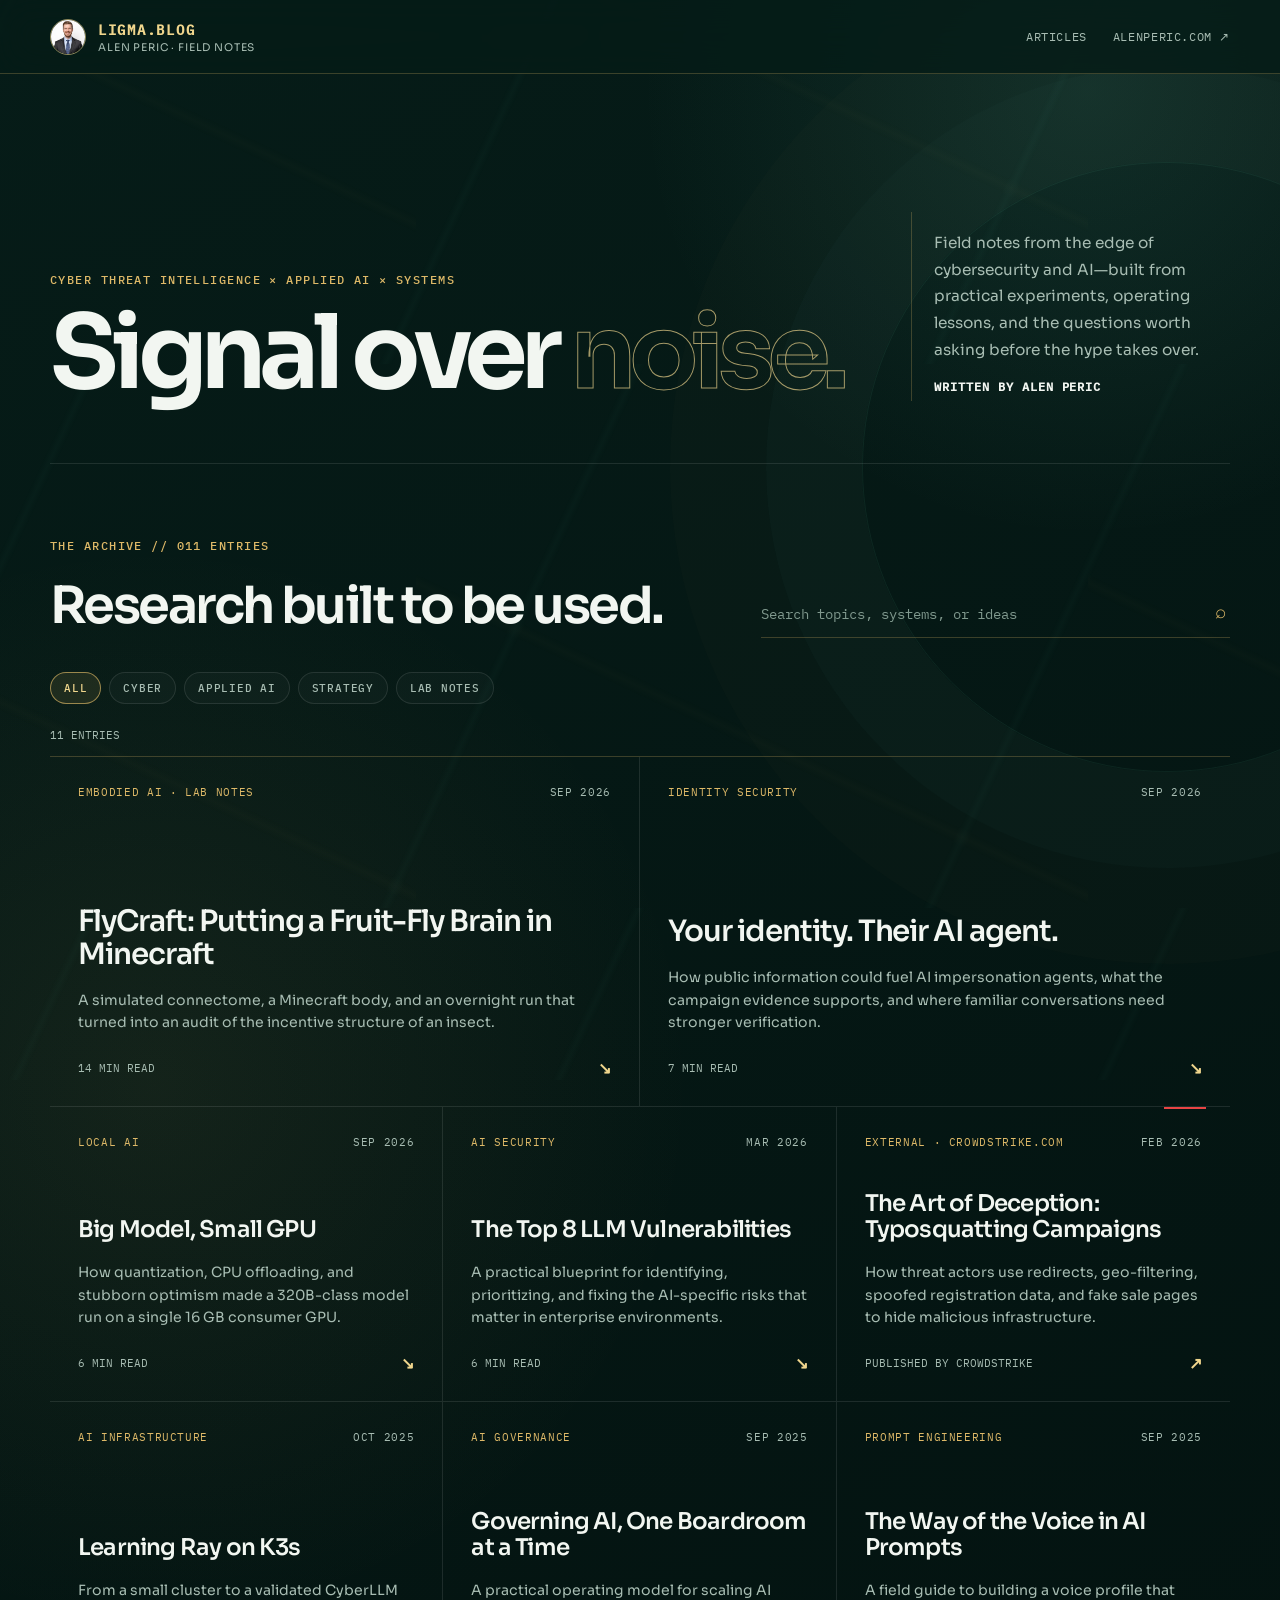
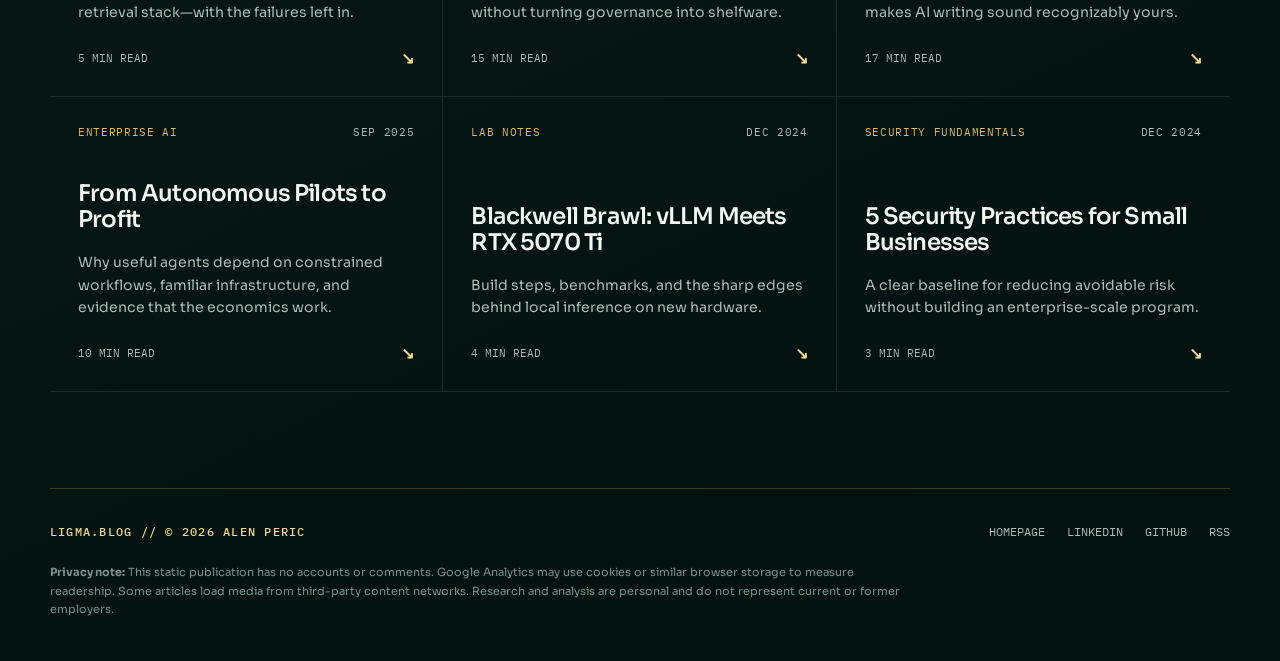
<file: index.html>
<!doctype html>
<html lang="en-CA">
  <head>
    <meta charset="utf-8" />
    <meta name="viewport" content="width=device-width, initial-scale=1" />
    <meta name="author" content="Alen Peric" />
    <meta name="theme-color" content="#061c18" />
    <meta name="color-scheme" content="dark" />
    <meta name="robots" content="index, follow, max-image-preview:large, max-snippet:-1, max-video-preview:-1" />
    <meta name="description" content="Field notes by Alen Peric on cyber threat intelligence, applied AI, security engineering, AI governance, and production systems." />
    <link rel="canonical" href="https://ligma.blog/" />
    <link rel="author" href="https://alenperic.com/" />
    <link rel="alternate" hreflang="en-CA" href="https://ligma.blog/" />
    <link rel="alternate" type="application/rss+xml" title="LIGMA.BLOG RSS" href="https://ligma.blog/feed.xml" />
    <meta property="og:type" content="website" />
    <meta property="og:locale" content="en_CA" />
    <meta property="og:site_name" content="LIGMA.BLOG" />
    <meta property="og:title" content="LIGMA.BLOG | Cybersecurity &amp; Applied AI" />
    <meta property="og:description" content="Field notes on cybersecurity, applied AI, and the systems between them." />
    <meta property="og:url" content="https://ligma.blog/" />
    <meta property="og:image" content="https://ligma.blog/img/og-blog.png" />
    <meta property="og:image:secure_url" content="https://ligma.blog/img/og-blog.png" />
    <meta property="og:image:type" content="image/png" />
    <meta property="og:image:width" content="1200" />
    <meta property="og:image:height" content="630" />
    <meta property="og:image:alt" content="LIGMA.BLOG by Alen Peric — Cybersecurity, Applied AI, and Systems" />
    <meta name="twitter:card" content="summary_large_image" />
    <meta name="twitter:title" content="LIGMA.BLOG | Cybersecurity &amp; Applied AI" />
    <meta name="twitter:description" content="Field notes on cybersecurity, applied AI, and the systems between them." />
    <meta name="twitter:image" content="https://ligma.blog/img/og-blog.png" />
    <meta name="twitter:image:alt" content="LIGMA.BLOG by Alen Peric — Cybersecurity, Applied AI, and Systems" />
    <title>LIGMA.BLOG | Cybersecurity &amp; Applied AI by Alen Peric</title>
    <link rel="icon" type="image/png" sizes="64x64" href="./img/favicon-64.png" />
    <link rel="apple-touch-icon" sizes="180x180" href="./img/apple-touch-icon.png" />
    <link rel="preload" href="./assets/fonts/sora-latin.woff2" as="font" type="font/woff2" crossorigin />
    <link rel="stylesheet" href="./assets/blog.css" />
    <script async src="https://www.googletagmanager.com/gtag/js?id=G-VMD9STL32Q"></script>
    <script>
      window.dataLayer = window.dataLayer || [];
      function gtag(){dataLayer.push(arguments);}
      gtag('js', new Date());
      gtag('config', 'G-VMD9STL32Q');
    </script>
    <script type="application/ld+json">
      {
        "@context": "https://schema.org",
        "@graph": [
          {
            "@type": "WebSite",
            "@id": "https://ligma.blog/#website",
            "url": "https://ligma.blog/",
            "name": "LIGMA.BLOG",
            "description": "Field notes on cybersecurity, applied AI, and production systems.",
            "inLanguage": "en-CA",
            "publisher": { "@id": "https://alenperic.com/#person" }
          },
          {
            "@type": "Blog",
            "@id": "https://ligma.blog/#blog",
            "url": "https://ligma.blog/",
            "name": "LIGMA.BLOG",
            "description": "Cybersecurity and applied AI research by Alen Peric.",
            "inLanguage": "en-CA",
            "author": { "@id": "https://alenperic.com/#person" },
            "blogPost": [
              { "@id": "https://ligma.blog/post10/#article" },
              { "@id": "https://ligma.blog/post9/#article" },
              { "@id": "https://ligma.blog/post8/#article" },
              { "@id": "https://ligma.blog/post7/#article" },
              { "@id": "https://ligma.blog/post6/#article" },
              { "@id": "https://ligma.blog/post5/#article" },
              { "@id": "https://ligma.blog/post4/#article" },
              { "@id": "https://ligma.blog/post3/#article" },
              { "@id": "https://ligma.blog/post1/#article" },
              { "@id": "https://ligma.blog/post2/#article" }
            ]
          },
          {
            "@type": "Person",
            "@id": "https://alenperic.com/#person",
            "name": "Alen Peric",
            "url": "https://alenperic.com/",
            "image": "https://ligma.blog/img/alen-peric.webp",
            "jobTitle": "Senior Cyber Threat Intelligence Analyst",
            "sameAs": [
              "https://www.linkedin.com/in/alen-peric",
              "https://github.com/alenperic",
              "https://ligma.blog/"
            ],
            "worksFor": { "@type": "Organization", "name": "CrowdStrike" },
            "alumniOf": { "@type": "CollegeOrUniversity", "name": "Fanshawe College" },
            "knowsAbout": [
              "Cyber threat intelligence",
              "Digital risk",
              "Deep and dark web intelligence",
              "Applied artificial intelligence",
              "Security engineering"
            ]
          }
        ]
      }
    </script>
    <script src="./assets/blog.js" defer></script>
  </head>
  <body>
    <a class="skip-link" href="#articles">Skip to articles</a>
    <header class="site-header">
      <a class="brand" href="./" aria-label="LIGMA.BLOG home">
        <img src="./img/alen-peric.webp" alt="" width="512" height="512" />
        <span class="brand-copy"><strong>LIGMA.BLOG</strong><small>Alen Peric · Field notes</small></span>
      </a>
      <nav class="site-nav" aria-label="Primary navigation">
        <a href="#articles">Articles</a>
        <a href="https://alenperic.com/" rel="me">AlenPeric.com ↗</a>
      </nav>
    </header>
    <main>
      <section class="home-hero" aria-labelledby="hero-title">
        <div>
          <p class="eyebrow">Cyber threat intelligence × Applied AI × Systems</p>
          <h1 id="hero-title">Signal over <span>noise.</span></h1>
        </div>
        <div class="hero-aside">
          Field notes from the edge of cybersecurity and AI—built from practical experiments, operating lessons, and the questions worth asking before the hype takes over.
          <strong>Written by Alen Peric</strong>
        </div>
      </section>
      <section class="archive" id="articles" aria-labelledby="articles-title">
        <div class="archive-head">
          <div>
            <p class="section-kicker">The archive // 011 entries</p>
            <h2 id="articles-title">Research built to be used.</h2>
          </div>
          <div class="search-wrap">
            <label for="article-search">Search the archive</label>
            <input id="article-search" type="search" placeholder="Search topics, systems, or ideas" autocomplete="off" data-search />
          </div>
        </div>
        <div class="filters" aria-label="Filter articles">
          <button class="filter" type="button" data-filter="all" aria-pressed="true">All</button>
          <button class="filter" type="button" data-filter="cyber" aria-pressed="false">Cyber</button>
          <button class="filter" type="button" data-filter="ai" aria-pressed="false">Applied AI</button>
          <button class="filter" type="button" data-filter="leadership" aria-pressed="false">Strategy</button>
          <button class="filter" type="button" data-filter="lab" aria-pressed="false">Lab notes</button>
        </div>
        <p class="result-count" aria-live="polite" data-result-count>11 entries</p>
        <div class="post-grid">
<a class="post-card featured reveal" href="./post10/" data-post data-topic="ai lab" data-search="flycraft fruit fly brain minecraft connectome malecns fly.ai reinforcement learning reward hacking vision building shelter storage mineflayer homelab">
<div class="post-card-top"><span class="topic">Embodied AI · Lab notes</span><time datetime="2026-09-20">Sep 2026</time></div>
<h3>FlyCraft: Putting a Fruit-Fly Brain in Minecraft</h3>
<p>A simulated connectome, a Minecraft body, and an overnight run that turned into an audit of the incentive structure of an insect.</p>
<div class="post-card-bottom"><span>14 min read</span><b aria-hidden="true">↘</b></div></a>
          <a class="post-card featured reveal" href="./post9/" data-post data-topic="cyber ai leadership" data-search="ai impersonation agents identity security osint social engineering threat intelligence biometrics passkeys public information">
            <div class="post-card-top"><span class="topic">Identity security</span><time datetime="2026-09-08">Sep 2026</time></div>
            <h3>Your identity. Their AI agent.</h3>
            <p>How public information could fuel AI impersonation agents, what the campaign evidence supports, and where familiar conversations need stronger verification.</p>
            <div class="post-card-bottom"><span>7 min read</span><b aria-hidden="true">↘</b></div>
          </a>
          <a class="post-card reveal" href="./post8/" data-post data-topic="ai lab" data-search="glm 5.3 flash 320b 321b local ai llama cpp rtx 5070 ti gguf quantization mixture of experts cpu offloading homelab">
            <div class="post-card-top"><span class="topic">Local AI</span><time datetime="2026-09-04">Sep 2026</time></div>
            <h3>Big Model, Small GPU</h3>
            <p>How quantization, CPU offloading, and stubborn optimism made a 320B-class model run on a single 16 GB consumer GPU.</p>
            <div class="post-card-bottom"><span>6 min read</span><b aria-hidden="true">↘</b></div>
          </a>
          <a class="post-card reveal" href="./post7/" data-post data-topic="ai cyber leadership" data-search="llm vulnerabilities enterprise ai security prompt injection red teaming aibom">
            <div class="post-card-top"><span class="topic">AI security</span><time datetime="2026-03-16">Mar 2026</time></div>
            <h3>The Top 8 LLM Vulnerabilities</h3>
            <p>A practical blueprint for identifying, prioritizing, and fixing the AI-specific risks that matter in enterprise environments.</p>
            <div class="post-card-bottom"><span>6 min read</span><b aria-hidden="true">↘</b></div>
          </a>
          <a class="post-card external-card reveal" href="https://www.crowdstrike.com/en-us/blog/the-art-of-deception-how-threat-actors-master-typosquatting-campaigns-to-bypass-detection/" target="_blank" rel="noopener noreferrer" data-post data-topic="cyber" data-search="crowdstrike typosquatting threat actors redirects phishing intelligence external publication">
            <div class="post-card-top"><span class="topic">External · CrowdStrike.com</span><time datetime="2026-02">Feb 2026</time></div>
            <h3>The Art of Deception: Typosquatting Campaigns</h3>
            <p>How threat actors use redirects, geo-filtering, spoofed registration data, and fake sale pages to hide malicious infrastructure.</p>
            <div class="post-card-bottom"><span>Published by CrowdStrike</span><b aria-hidden="true">↗</b></div>
          </a>
          <a class="post-card reveal" href="./post6/" data-post data-topic="ai lab cyber" data-search="ray k3s kubernetes cyberllm rag distributed inference production">
            <div class="post-card-top"><span class="topic">AI infrastructure</span><time datetime="2025-10-05">Oct 2025</time></div>
            <h3>Learning Ray on K3s</h3>
            <p>From a small cluster to a validated CyberLLM retrieval stack—with the failures left in.</p>
            <div class="post-card-bottom"><span>5 min read</span><b aria-hidden="true">↘</b></div>
          </a>
          <a class="post-card reveal" href="./post5/" data-post data-topic="ai leadership" data-search="ai governance boardroom nist risk management iso 42001 regulation leadership">
            <div class="post-card-top"><span class="topic">AI governance</span><time datetime="2025-09-23">Sep 2025</time></div>
            <h3>Governing AI, One Boardroom at a Time</h3>
            <p>A practical operating model for scaling AI without turning governance into shelfware.</p>
            <div class="post-card-bottom"><span>15 min read</span><b aria-hidden="true">↘</b></div>
          </a>
          <a class="post-card reveal" href="./post4/" data-post data-topic="ai" data-search="prompt engineering writing voice style profile generative ai">
            <div class="post-card-top"><span class="topic">Prompt engineering</span><time datetime="2025-09-21">Sep 2025</time></div>
            <h3>The Way of the Voice in AI Prompts</h3>
            <p>A field guide to building a voice profile that makes AI writing sound recognizably yours.</p>
            <div class="post-card-bottom"><span>17 min read</span><b aria-hidden="true">↘</b></div>
          </a>
          <a class="post-card reveal" href="./post3/" data-post data-topic="ai leadership" data-search="enterprise ai agents agentic workflows guardrails observability profit">
            <div class="post-card-top"><span class="topic">Enterprise AI</span><time datetime="2025-09-17">Sep 2025</time></div>
            <h3>From Autonomous Pilots to Profit</h3>
            <p>Why useful agents depend on constrained workflows, familiar infrastructure, and evidence that the economics work.</p>
            <div class="post-card-bottom"><span>10 min read</span><b aria-hidden="true">↘</b></div>
          </a>
          <a class="post-card reveal" href="./post1/" data-post data-topic="ai lab" data-search="blackwell vllm rtx 5070 ti cuda debian local llm gpu">
            <div class="post-card-top"><span class="topic">Lab notes</span><time datetime="2024-12-01">Dec 2024</time></div>
            <h3>Blackwell Brawl: vLLM Meets RTX 5070 Ti</h3>
            <p>Build steps, benchmarks, and the sharp edges behind local inference on new hardware.</p>
            <div class="post-card-bottom"><span>4 min read</span><b aria-hidden="true">↘</b></div>
          </a>
          <a class="post-card reveal" href="./post2/" data-post data-topic="cyber" data-search="security practices small business passwords updates training network backups">
            <div class="post-card-top"><span class="topic">Security fundamentals</span><time datetime="2024-12-01">Dec 2024</time></div>
            <h3>5 Security Practices for Small Businesses</h3>
            <p>A clear baseline for reducing avoidable risk without building an enterprise-scale program.</p>
            <div class="post-card-bottom"><span>3 min read</span><b aria-hidden="true">↘</b></div>
          </a>
        </div>
        <p class="empty-state" data-empty>No entries match that search. Try a broader term or another filter.</p>
      </section>
    </main>
    <footer class="site-footer">
      <div class="footer-top">
        <span class="footer-mark">LIGMA.BLOG // © 2026 ALEN PERIC</span>
        <nav class="footer-links" aria-label="Footer navigation">
          <a href="https://alenperic.com/">Homepage</a>
          <a href="https://www.linkedin.com/in/alen-peric/" rel="me">LinkedIn</a>
          <a href="https://github.com/alenperic" rel="me">GitHub</a>
          <a href="./feed.xml">RSS</a>
        </nav>
      </div>
      <p class="footer-note"><strong>Privacy note:</strong> This static publication has no accounts or comments. Google Analytics may use cookies or similar browser storage to measure readership. Some articles load media from third-party content networks. Research and analysis are personal and do not represent current or former employers.</p>
    </footer>
  </body>
</html>
</file>
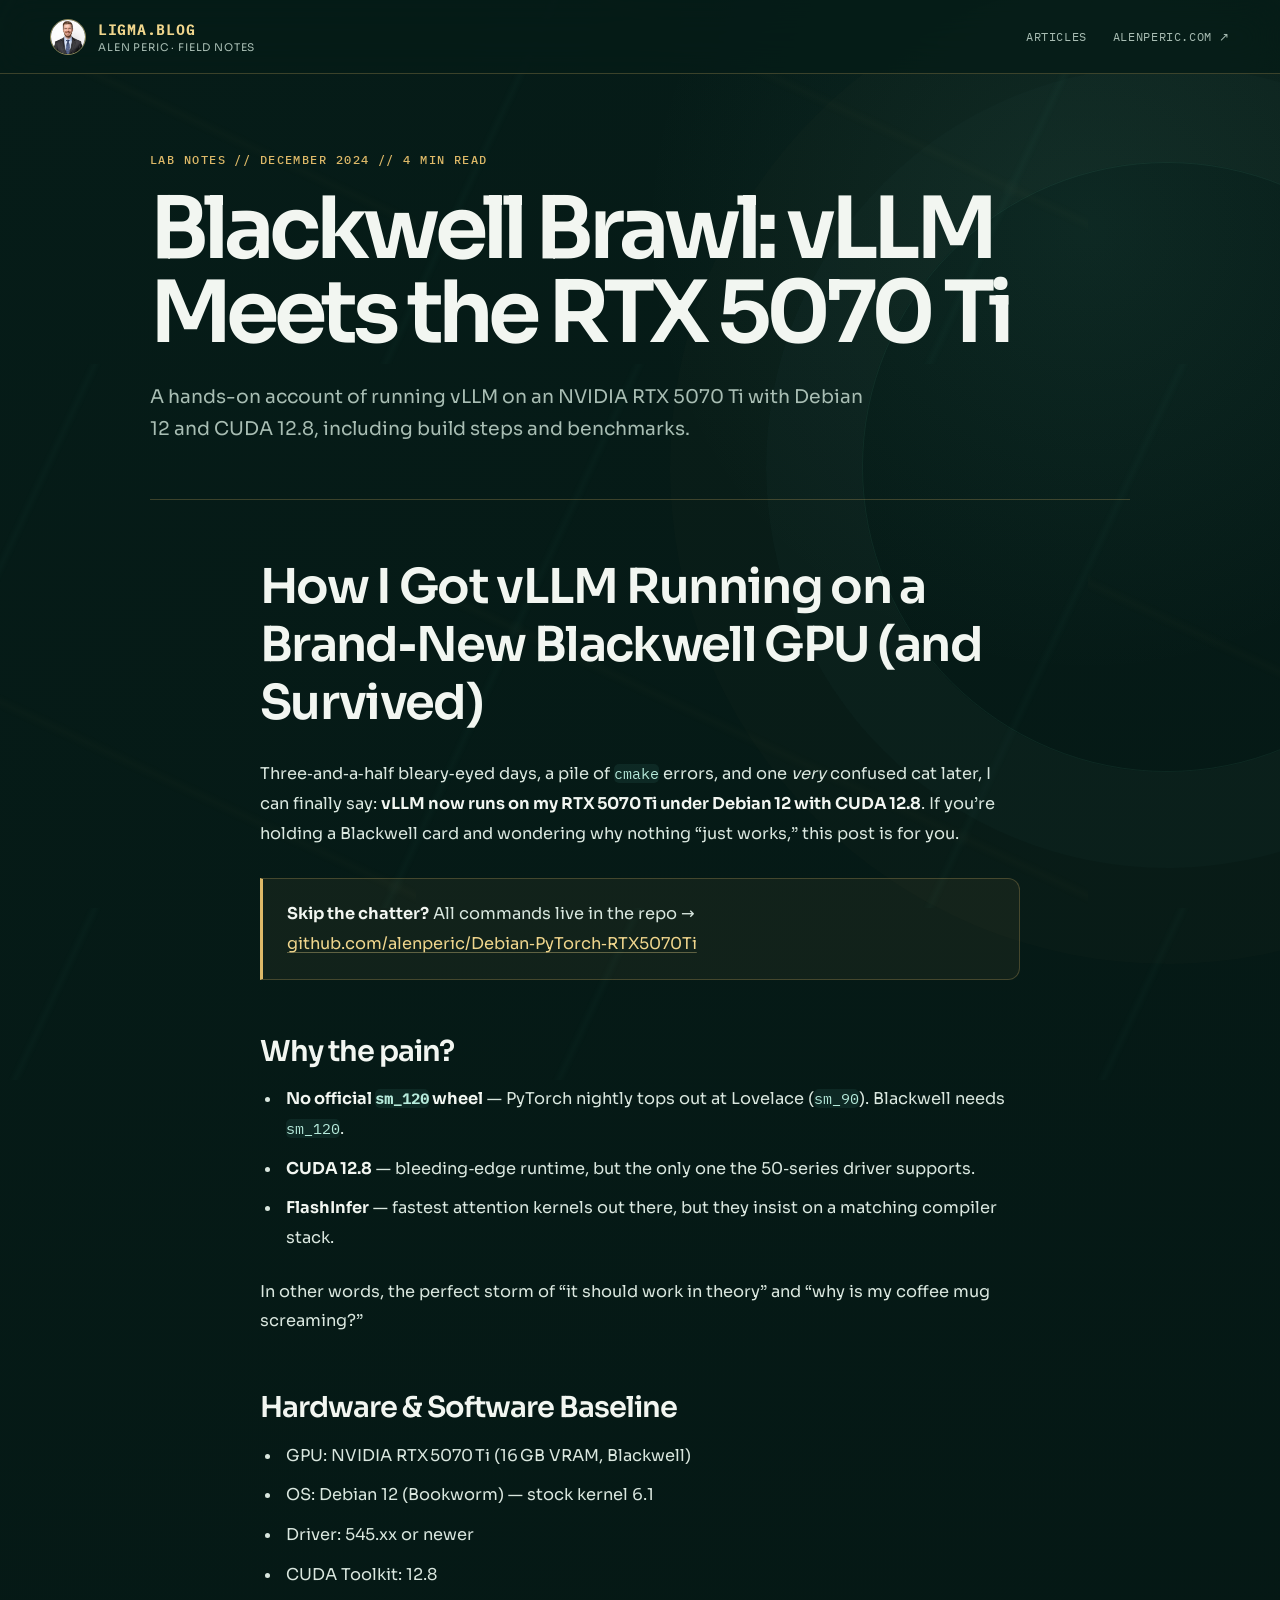
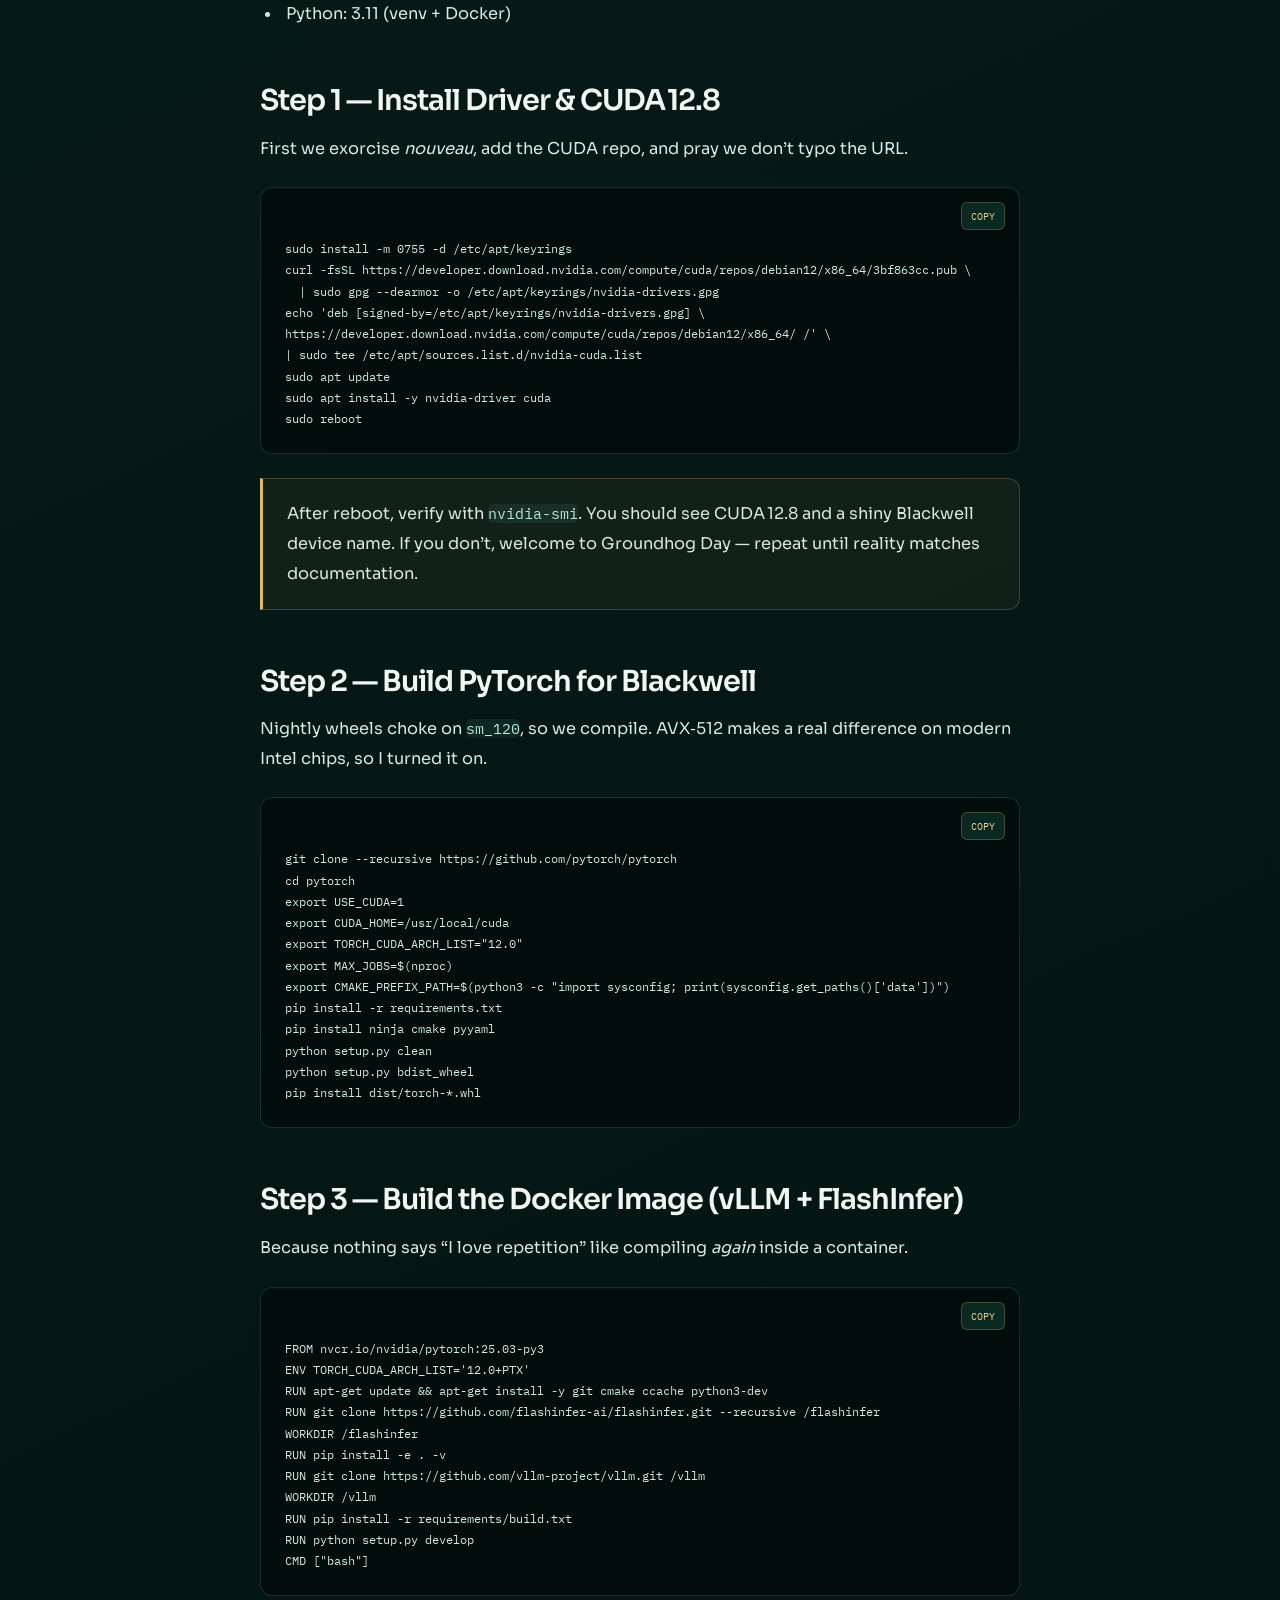
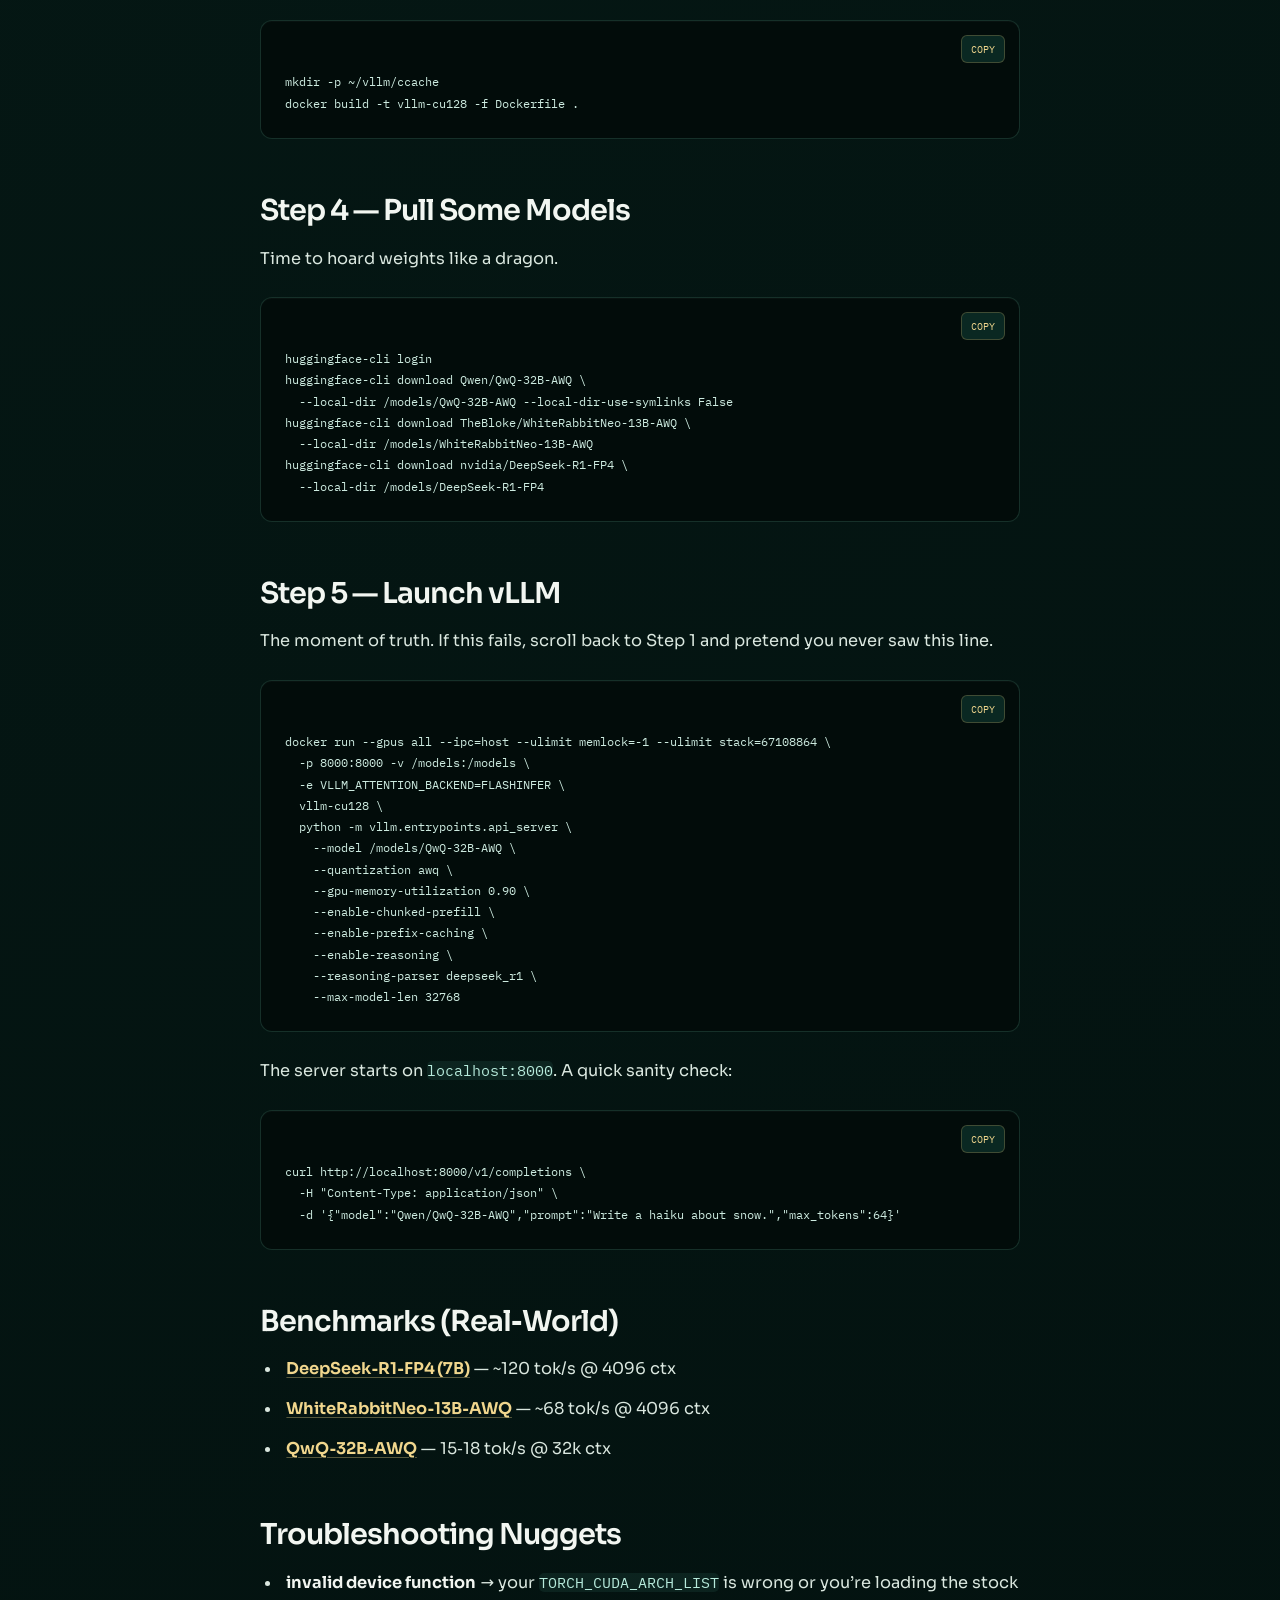
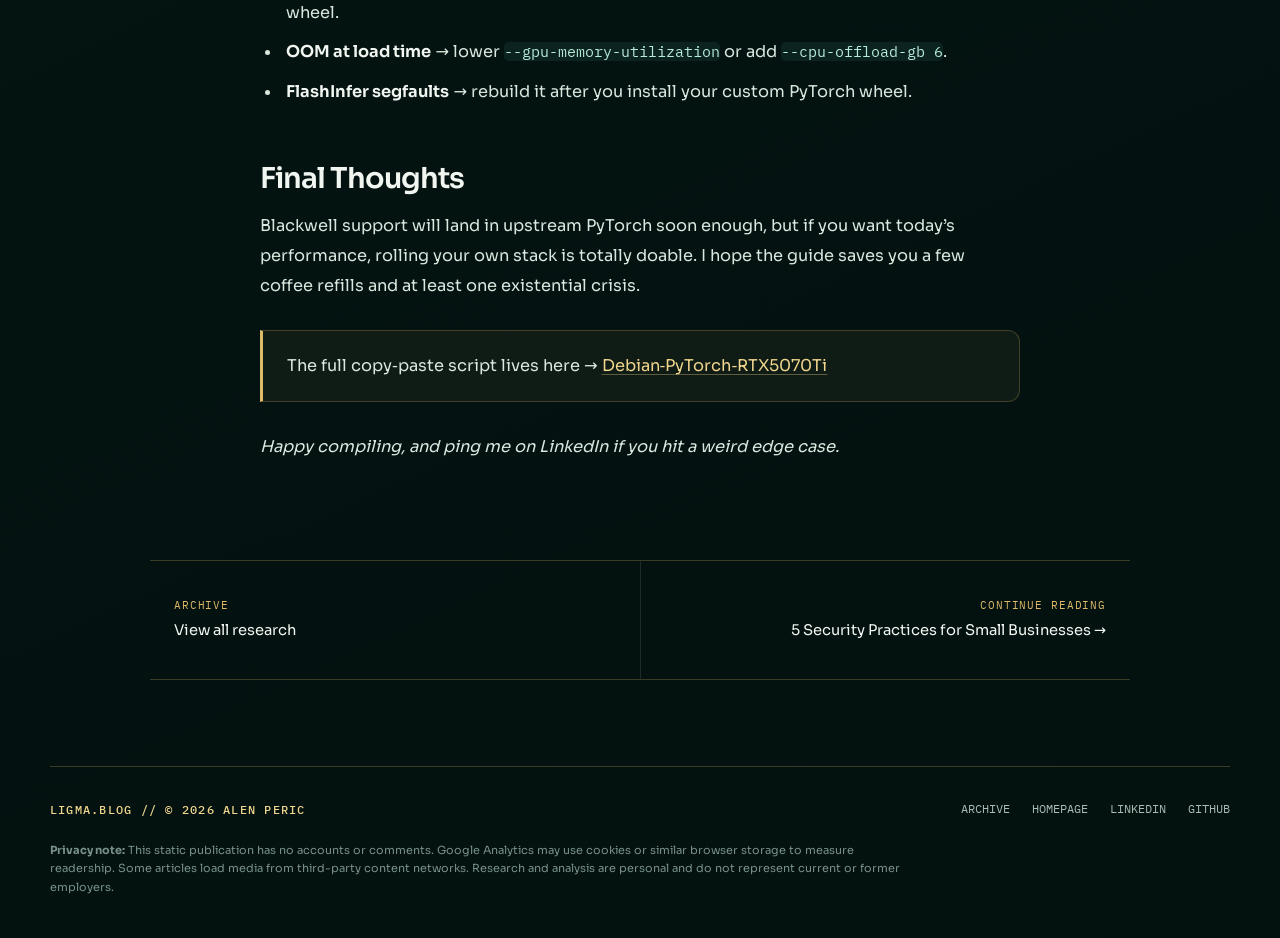
<file: post1/index.html>
<!doctype html>
<html lang="en-CA">
  <head>
    <meta charset="utf-8" />
    <meta name="viewport" content="width=device-width, initial-scale=1" />
    <meta name="author" content="Alen Peric" />
    <meta name="theme-color" content="#061c18" />
    <meta name="color-scheme" content="dark" />
    <meta name="robots" content="index, follow, max-image-preview:large, max-snippet:-1, max-video-preview:-1" />
    <meta name="description" content="A hands-on account of running vLLM on an NVIDIA RTX 5070 Ti with Debian 12 and CUDA 12.8, including build steps and benchmarks." />
    <link rel="canonical" href="https://ligma.blog/post1/" />
    <link rel="author" href="https://alenperic.com/" />
    <link rel="alternate" hreflang="en-CA" href="https://ligma.blog/post1/" />
    <link rel="alternate" type="application/rss+xml" title="LIGMA.BLOG RSS" href="https://ligma.blog/feed.xml" />
    <meta property="og:type" content="article" />
    <meta property="og:locale" content="en_CA" />
    <meta property="og:site_name" content="LIGMA.BLOG" />
    <meta property="og:title" content="Blackwell Brawl: vLLM Meets the RTX 5070 Ti" />
    <meta property="og:description" content="A hands-on account of running vLLM on an NVIDIA RTX 5070 Ti with Debian 12 and CUDA 12.8, including build steps and benchmarks." />
    <meta property="og:url" content="https://ligma.blog/post1/" />
    <meta property="og:image" content="https://ligma.blog/img/og-blog.png" />
    <meta property="og:image:secure_url" content="https://ligma.blog/img/og-blog.png" />
    <meta property="og:image:type" content="image/png" />
    <meta property="og:image:width" content="1200" />
    <meta property="og:image:height" content="630" />
    <meta property="og:image:alt" content="LIGMA.BLOG by Alen Peric" />
    <meta property="article:published_time" content="2024-12-01" />
    <meta property="article:modified_time" content="2026-09-04" />
    <meta property="article:author" content="Alen Peric" />
    <meta property="article:section" content="Lab notes" />
    <meta name="twitter:card" content="summary_large_image" />
    <meta name="twitter:title" content="Blackwell Brawl: vLLM Meets the RTX 5070 Ti" />
    <meta name="twitter:description" content="A hands-on account of running vLLM on an NVIDIA RTX 5070 Ti with Debian 12 and CUDA 12.8, including build steps and benchmarks." />
    <meta name="twitter:image" content="https://ligma.blog/img/og-blog.png" />
    <meta name="twitter:image:alt" content="LIGMA.BLOG by Alen Peric" />
    <title>Blackwell Brawl: vLLM Meets the RTX 5070 Ti | LIGMA.BLOG</title>
    <link rel="icon" type="image/png" sizes="64x64" href="../img/favicon-64.png" />
    <link rel="apple-touch-icon" sizes="180x180" href="../img/apple-touch-icon.png" />
    <link rel="preload" href="../assets/fonts/sora-latin.woff2" as="font" type="font/woff2" crossorigin />
    <link rel="stylesheet" href="../assets/blog.css" />
    <script async src="https://www.googletagmanager.com/gtag/js?id=G-VMD9STL32Q"></script>
    <script>
      window.dataLayer = window.dataLayer || [];
      function gtag(){dataLayer.push(arguments);}
      gtag('js', new Date());
      gtag('config', 'G-VMD9STL32Q');
    </script>
    <script type="application/ld+json">{"@context":"https://schema.org","@graph":[{"@type":"BlogPosting","@id":"https://ligma.blog/post1/#article","url":"https://ligma.blog/post1/","headline":"Blackwell Brawl: vLLM Meets the RTX 5070 Ti","description":"A hands-on account of running vLLM on an NVIDIA RTX 5070 Ti with Debian 12 and CUDA 12.8, including build steps and benchmarks.","datePublished":"2024-12-01","dateModified":"2026-09-04","mainEntityOfPage":{"@type":"WebPage","@id":"https://ligma.blog/post1/"},"image":{"@type":"ImageObject","url":"https://ligma.blog/img/og-blog.png","width":1200,"height":630,"caption":"LIGMA.BLOG by Alen Peric"},"thumbnailUrl":"https://ligma.blog/img/og-blog.png","inLanguage":"en-CA","isAccessibleForFree":true,"articleSection":"Lab notes","keywords":["vLLM","RTX 5070 Ti","Blackwell GPU","CUDA 12.8","Debian 12"],"author":{"@id":"https://alenperic.com/#person"},"publisher":{"@id":"https://alenperic.com/#person"},"isPartOf":{"@id":"https://ligma.blog/#blog"}},{"@type":"BreadcrumbList","@id":"https://ligma.blog/post1/#breadcrumb","itemListElement":[{"@type":"ListItem","position":1,"name":"LIGMA.BLOG","item":"https://ligma.blog/"},{"@type":"ListItem","position":2,"name":"Blackwell Brawl: vLLM Meets the RTX 5070 Ti","item":"https://ligma.blog/post1/"}]},{"@type":"Person","@id":"https://alenperic.com/#person","name":"Alen Peric","url":"https://alenperic.com/","image":"https://ligma.blog/img/alen-peric.webp","jobTitle":"Senior Threat Intelligence Analyst","worksFor":{"@type":"Organization","name":"CrowdStrike"},"alumniOf":{"@type":"CollegeOrUniversity","name":"Fanshawe College"},"sameAs":["https://www.linkedin.com/in/alen-peric","https://github.com/alenperic","https://ligma.blog/"]}]}</script>
    <script src="../assets/blog.js" defer></script>
  </head>
  <body class="article-page">

    <a class="skip-link" href="#article">Skip to article</a>
    <header class="site-header">
      <a class="brand" href="../" aria-label="LIGMA.BLOG home">
        <img src="../img/alen-peric.webp" alt="" width="512" height="512" />
        <span class="brand-copy"><strong>LIGMA.BLOG</strong><small>Alen Peric · Field notes</small></span>
      </a>
      <nav class="site-nav" aria-label="Primary navigation">
        <a href="../#articles">Articles</a>
        <a href="https://alenperic.com/" rel="me">AlenPeric.com ↗</a>
      </nav>
    </header>
    <div class="reading-progress" aria-hidden="true"><span></span></div>
    <main id="article">
      <section class="article-masthead">
        <p class="article-meta">Lab notes // <time datetime="2024-12-01">December 2024</time> // 4 min read</p>
        <h1>Blackwell Brawl: vLLM Meets the RTX 5070 Ti</h1>
        <p class="article-standfirst">A hands-on account of running vLLM on an NVIDIA RTX 5070 Ti with Debian 12 and CUDA 12.8, including build steps and benchmarks.</p>
      </section>
      <div class="article-shell">
        <article class="blog-post">
          <!-- ARTICLE CONTENT START -->
<h2>How I Got vLLM Running on a Brand‑New Blackwell GPU (and Survived)</h2>
<p>Three‑and‑a‑half bleary‑eyed days, a pile of <code>cmake</code> errors, and one <em>very</em> confused cat later, I can finally say: <strong>vLLM now runs on my RTX 5070 Ti under Debian 12 with CUDA 12.8</strong>. If you’re holding a Blackwell card and wondering why nothing “just works,” this post is for you.</p>
<div class="callout"><strong>Skip the chatter?</strong> All commands live in the repo → <a href="https://github.com/alenperic/Debian-PyTorch-RTX5070Ti" target="_blank" rel="noopener noreferrer">github.com/alenperic/Debian‑PyTorch‑RTX5070Ti</a></div>
<h3>Why the pain?</h3>
<ul>
<li><strong>No official <code>sm_120</code> wheel</strong> — PyTorch nightly tops out at Lovelace (<code>sm_90</code>). Blackwell needs <code>sm_120</code>.</li>
<li><strong>CUDA 12.8</strong> — bleeding‑edge runtime, but the only one the 50‑series driver supports.</li>
<li><strong>FlashInfer</strong> — fastest attention kernels out there, but they insist on a matching compiler stack.</li>
</ul>
<p>In other words, the perfect storm of “it should work in theory” and “why is my coffee mug screaming?”</p>
<h3>Hardware & Software Baseline</h3>
<ul>
<li>GPU: NVIDIA RTX 5070 Ti (16 GB VRAM, Blackwell)</li>
<li>OS: Debian 12 (Bookworm) — stock kernel 6.1</li>
<li>Driver: 545.xx or newer</li>
<li>CUDA Toolkit: 12.8</li>
<li>Python: 3.11 (venv + Docker)</li>
</ul>
<h3>Step 1 — Install Driver & CUDA 12.8</h3>
<p>First we exorcise <em>nouveau</em>, add the CUDA repo, and pray we don’t typo the URL.</p>
<pre><code class="language-bash">sudo install -m 0755 -d /etc/apt/keyrings
curl -fsSL https://developer.download.nvidia.com/compute/cuda/repos/debian12/x86_64/3bf863cc.pub \
  | sudo gpg --dearmor -o /etc/apt/keyrings/nvidia-drivers.gpg
echo 'deb [signed-by=/etc/apt/keyrings/nvidia-drivers.gpg] \
https://developer.download.nvidia.com/compute/cuda/repos/debian12/x86_64/ /' \
| sudo tee /etc/apt/sources.list.d/nvidia-cuda.list
sudo apt update
sudo apt install -y nvidia-driver cuda
sudo reboot</code></pre>
<p class="callout">After reboot, verify with <code>nvidia-smi</code>. You should see CUDA 12.8 and a shiny Blackwell device name. If you don’t, welcome to Groundhog Day — repeat until reality matches documentation.</p>
<h3>Step 2 — Build PyTorch for Blackwell</h3>
<p>Nightly wheels choke on <code>sm_120</code>, so we compile. AVX‑512 makes a real difference on modern Intel chips, so I turned it on.</p>
<pre><code class="language-bash">git clone --recursive https://github.com/pytorch/pytorch
cd pytorch
export USE_CUDA=1
export CUDA_HOME=/usr/local/cuda
export TORCH_CUDA_ARCH_LIST="12.0"
export MAX_JOBS=$(nproc)
export CMAKE_PREFIX_PATH=$(python3 -c "import sysconfig; print(sysconfig.get_paths()['data'])")
pip install -r requirements.txt
pip install ninja cmake pyyaml
python setup.py clean
python setup.py bdist_wheel
pip install dist/torch-*.whl</code></pre>
<h3>Step 3 — Build the Docker Image (vLLM + FlashInfer)</h3>
<p>Because nothing says “I love repetition” like compiling <em>again</em> inside a container.</p>
<pre><code class="language-dockerfile">FROM nvcr.io/nvidia/pytorch:25.03-py3
ENV TORCH_CUDA_ARCH_LIST='12.0+PTX'
RUN apt-get update && apt-get install -y git cmake ccache python3-dev
RUN git clone https://github.com/flashinfer-ai/flashinfer.git --recursive /flashinfer
WORKDIR /flashinfer
RUN pip install -e . -v
RUN git clone https://github.com/vllm-project/vllm.git /vllm
WORKDIR /vllm
RUN pip install -r requirements/build.txt
RUN python setup.py develop
CMD ["bash"]</code></pre>
<pre><code class="language-bash">mkdir -p ~/vllm/ccache
docker build -t vllm-cu128 -f Dockerfile .</code></pre>
<h3>Step 4 — Pull Some Models</h3>
<p>Time to hoard weights like a dragon.</p>
<pre><code class="language-bash">huggingface-cli login
huggingface-cli download Qwen/QwQ-32B-AWQ \
  --local-dir /models/QwQ-32B-AWQ --local-dir-use-symlinks False
huggingface-cli download TheBloke/WhiteRabbitNeo-13B-AWQ \
  --local-dir /models/WhiteRabbitNeo-13B-AWQ
huggingface-cli download nvidia/DeepSeek-R1-FP4 \
  --local-dir /models/DeepSeek-R1-FP4</code></pre>
<h3>Step 5 — Launch vLLM</h3>
<p>The moment of truth. If this fails, scroll back to Step 1 and pretend you never saw this line.</p>
<pre><code class="language-bash">docker run --gpus all --ipc=host --ulimit memlock=-1 --ulimit stack=67108864 \
  -p 8000:8000 -v /models:/models \
  -e VLLM_ATTENTION_BACKEND=FLASHINFER \
  vllm-cu128 \
  python -m vllm.entrypoints.api_server \
    --model /models/QwQ-32B-AWQ \
    --quantization awq \
    --gpu-memory-utilization 0.90 \
    --enable-chunked-prefill \
    --enable-prefix-caching \
    --enable-reasoning \
    --reasoning-parser deepseek_r1 \
    --max-model-len 32768</code></pre>
<p>The server starts on <code>localhost:8000</code>. A quick sanity check:</p>
<pre><code class="language-bash">curl http://localhost:8000/v1/completions \
  -H "Content-Type: application/json" \
  -d '{"model":"Qwen/QwQ-32B-AWQ","prompt":"Write a haiku about snow.","max_tokens":64}'</code></pre>
<h3>Benchmarks (Real‑World)</h3>
<ul>
<li><strong><a href="https://huggingface.co/nvidia/DeepSeek-R1-FP4" target="_blank" rel="noopener noreferrer">DeepSeek‑R1‑FP4 (7B)</a></strong> — ~120 tok/s @ 4096 ctx</li>
<li><strong><a href="https://huggingface.co/TheBloke/WhiteRabbitNeo-13B-AWQ" target="_blank" rel="noopener noreferrer">WhiteRabbitNeo‑13B‑AWQ</a></strong> — ~68 tok/s @ 4096 ctx</li>
<li><strong><a href="https://huggingface.co/Qwen/QwQ-32B-AWQ" target="_blank" rel="noopener noreferrer">QwQ‑32B‑AWQ</a></strong> — 15‑18 tok/s @ 32k ctx</li>
</ul>
<h3>Troubleshooting Nuggets</h3>
<ul>
<li><strong>invalid device function</strong> → your <code>TORCH_CUDA_ARCH_LIST</code> is wrong or you’re loading the stock wheel.</li>
<li><strong>OOM at load time</strong> → lower <code>--gpu-memory-utilization</code> or add <code>--cpu-offload-gb 6</code>.</li>
<li><strong>FlashInfer segfaults</strong> → rebuild it after you install your custom PyTorch wheel.</li>
</ul>
<h3>Final Thoughts</h3>
<p>Blackwell support will land in upstream PyTorch soon enough, but if you want today’s performance, rolling your own stack is totally doable. I hope the guide saves you a few coffee refills and at least one existential crisis.</p>
<div class="callout">The full copy‑paste script lives here → <a href="https://github.com/alenperic/Debian-PyTorch-RTX5070Ti" target="_blank" rel="noopener noreferrer">Debian‑PyTorch‑RTX5070Ti</a></div>
<p><em>Happy compiling, and ping me on LinkedIn if you hit a weird edge case.</em></p>
          <!-- ARTICLE CONTENT END -->
        </article>
      </div>
      <nav class="article-pagination" aria-label="Article navigation">
        <a href="../"><small>Archive</small><span>View all research</span></a>
        <a href="../post2/"><small>Continue reading</small><span>5 Security Practices for Small Businesses →</span></a>
      </nav>
    </main>

    <footer class="site-footer">
      <div class="footer-top">
        <span class="footer-mark">LIGMA.BLOG // © 2026 ALEN PERIC</span>
        <nav class="footer-links" aria-label="Footer navigation">
          <a href="../">Archive</a>
          <a href="https://alenperic.com/">Homepage</a>
          <a href="https://www.linkedin.com/in/alen-peric/" rel="me">LinkedIn</a>
          <a href="https://github.com/alenperic" rel="me">GitHub</a>
        </nav>
      </div>
      <p class="footer-note"><strong>Privacy note:</strong> This static publication has no accounts or comments. Google Analytics may use cookies or similar browser storage to measure readership. Some articles load media from third-party content networks. Research and analysis are personal and do not represent current or former employers.</p>
    </footer>
  </body>
</html>
</file>
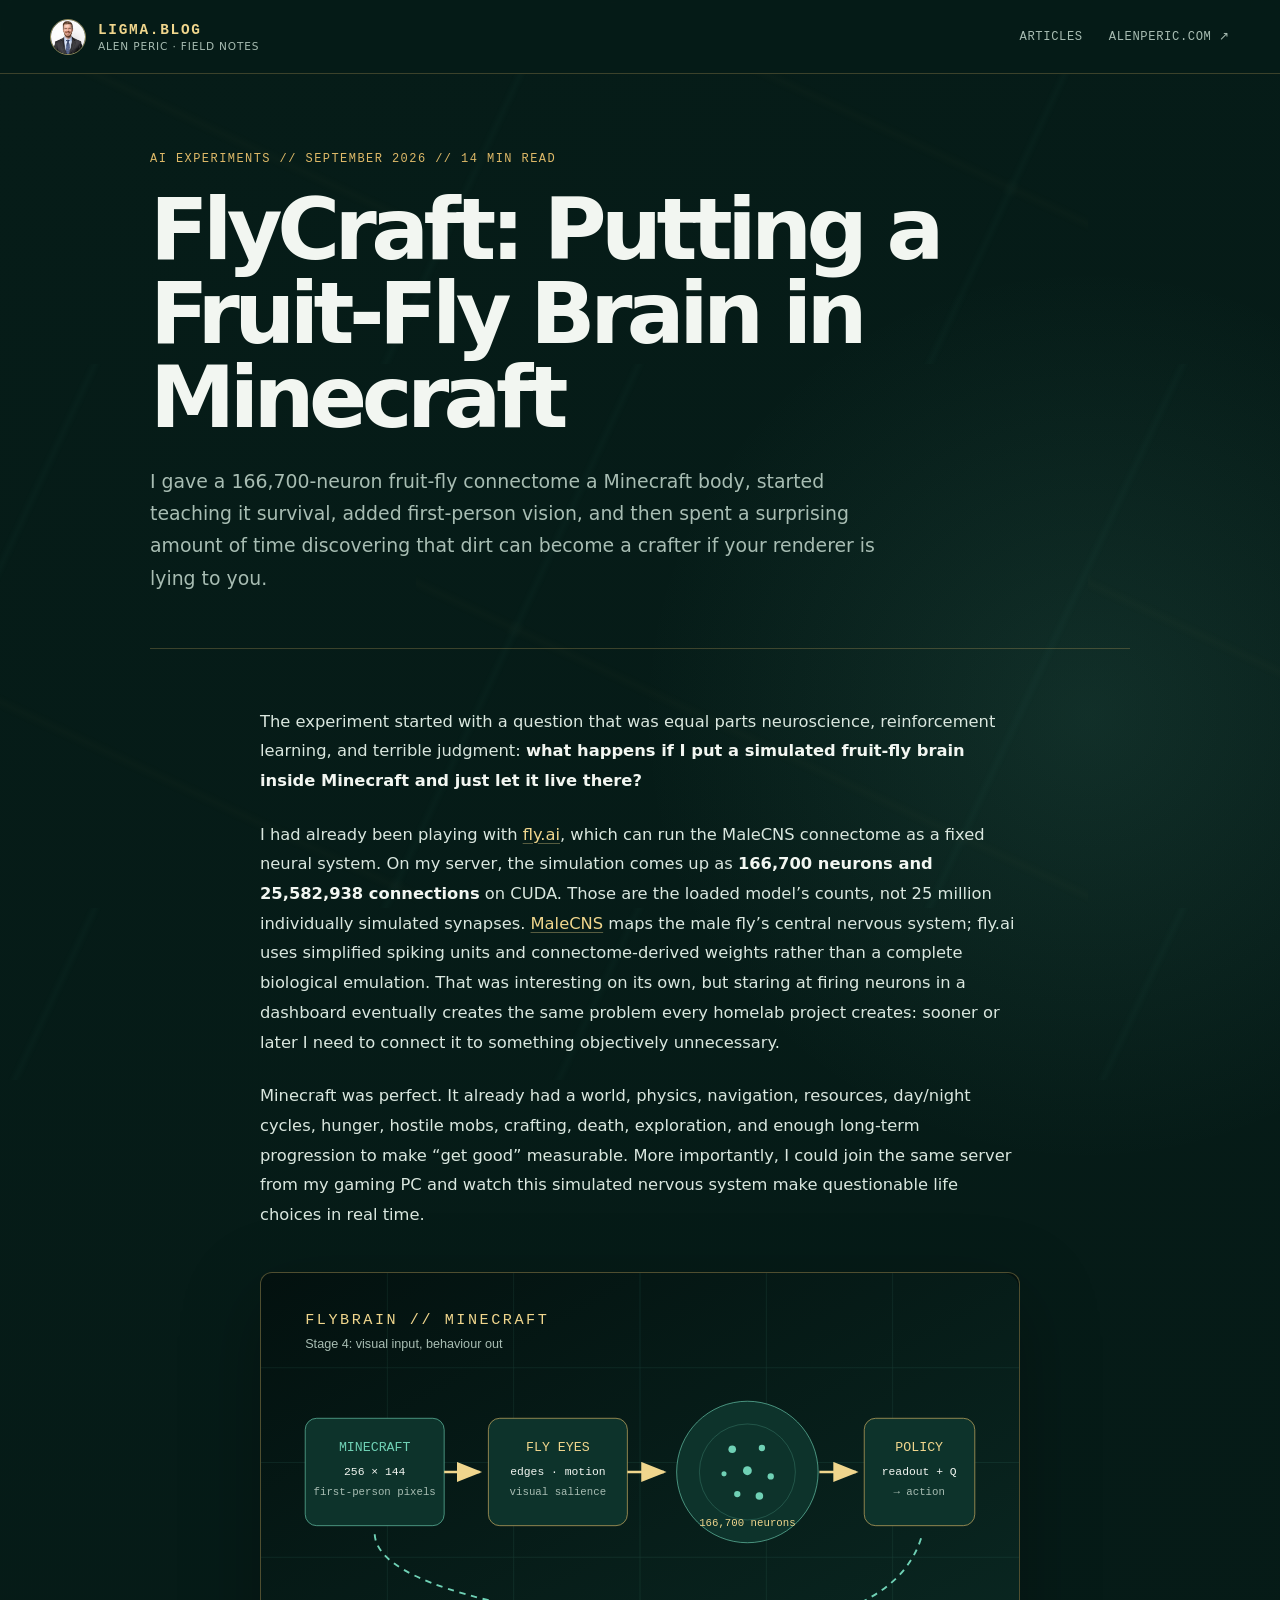
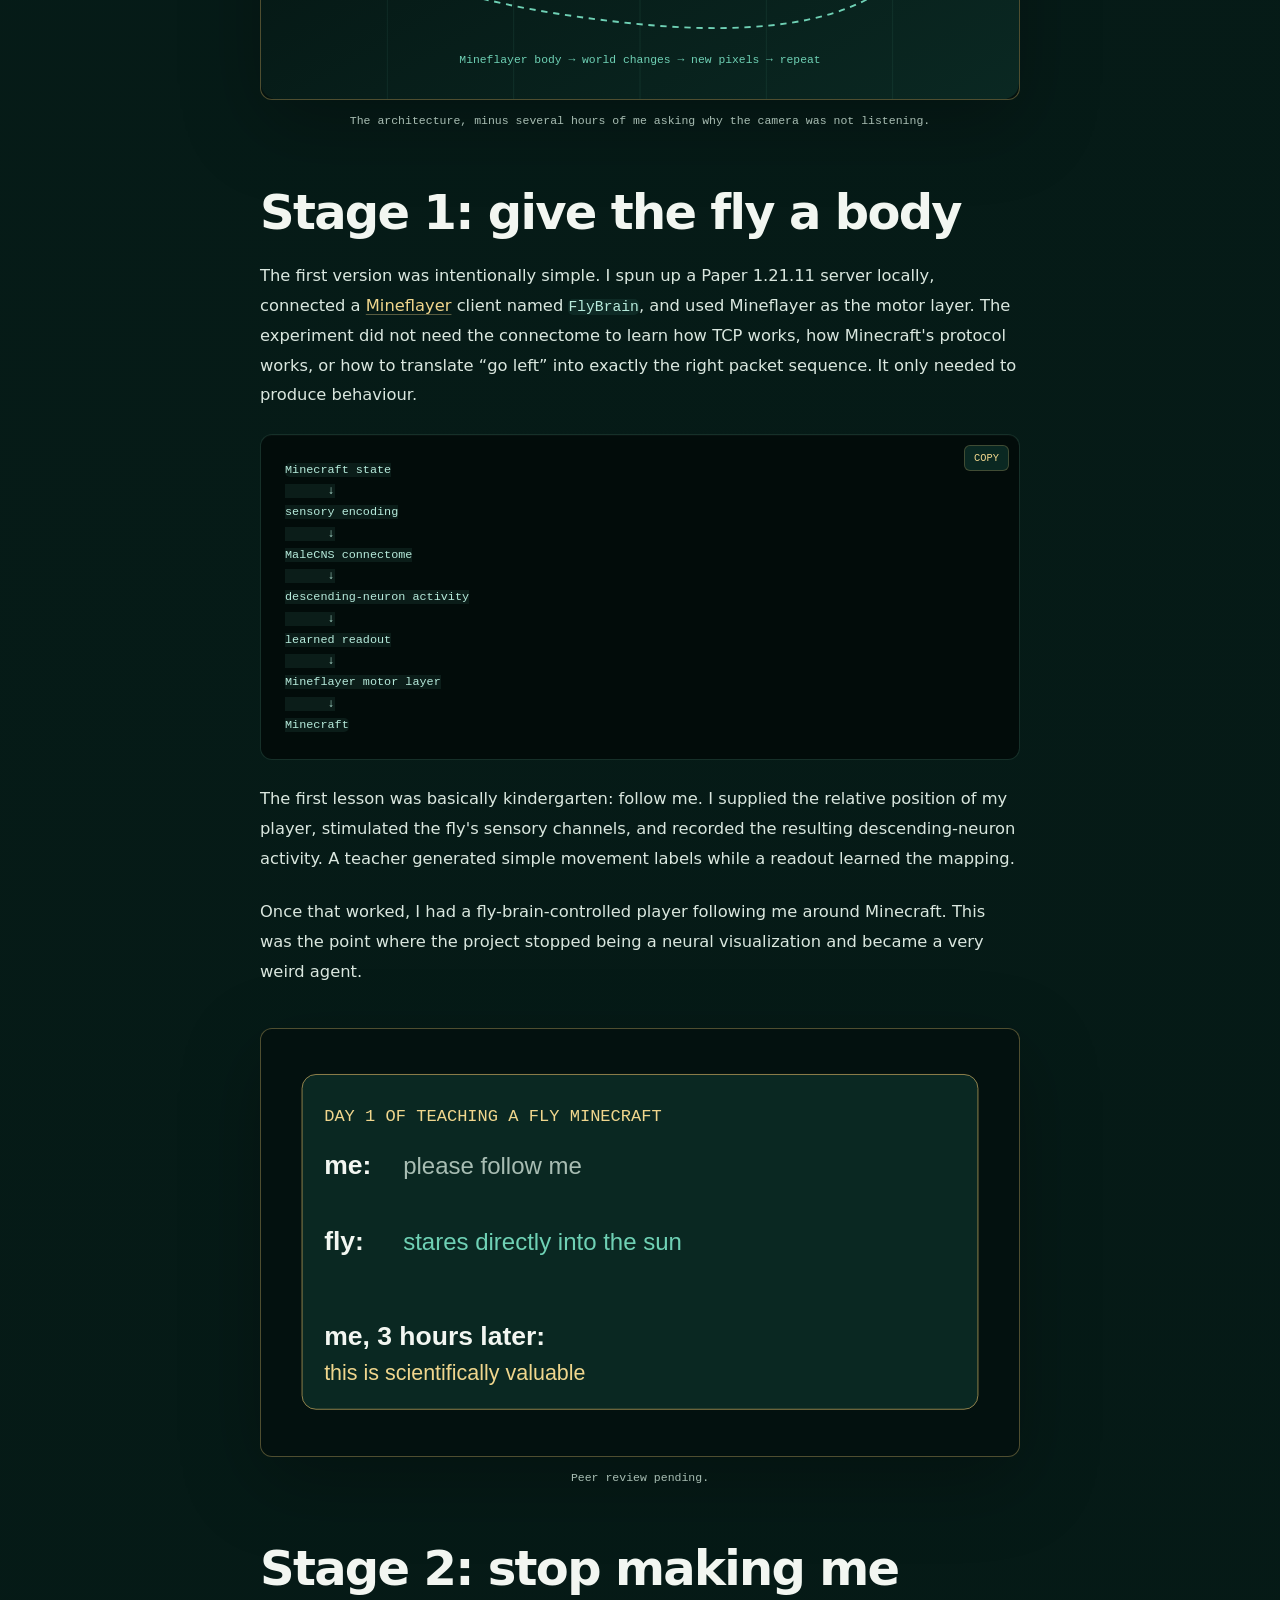
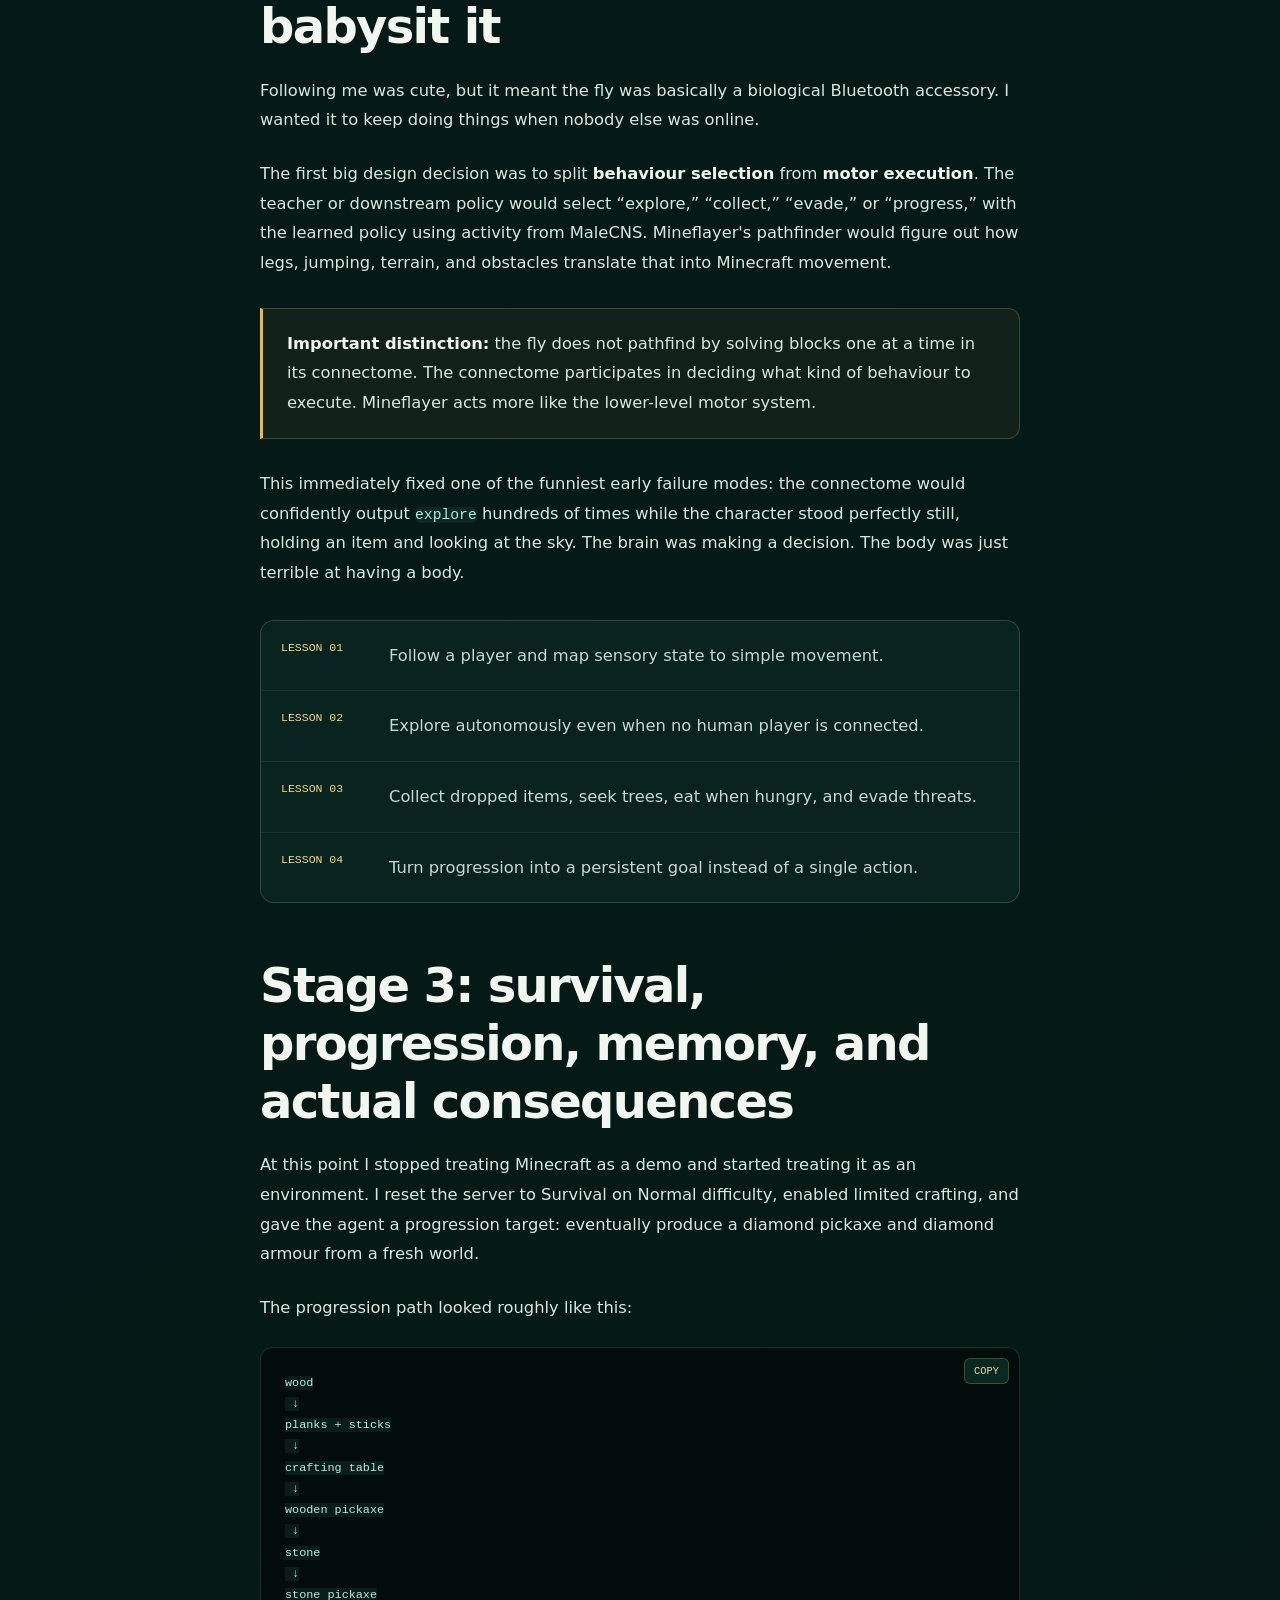
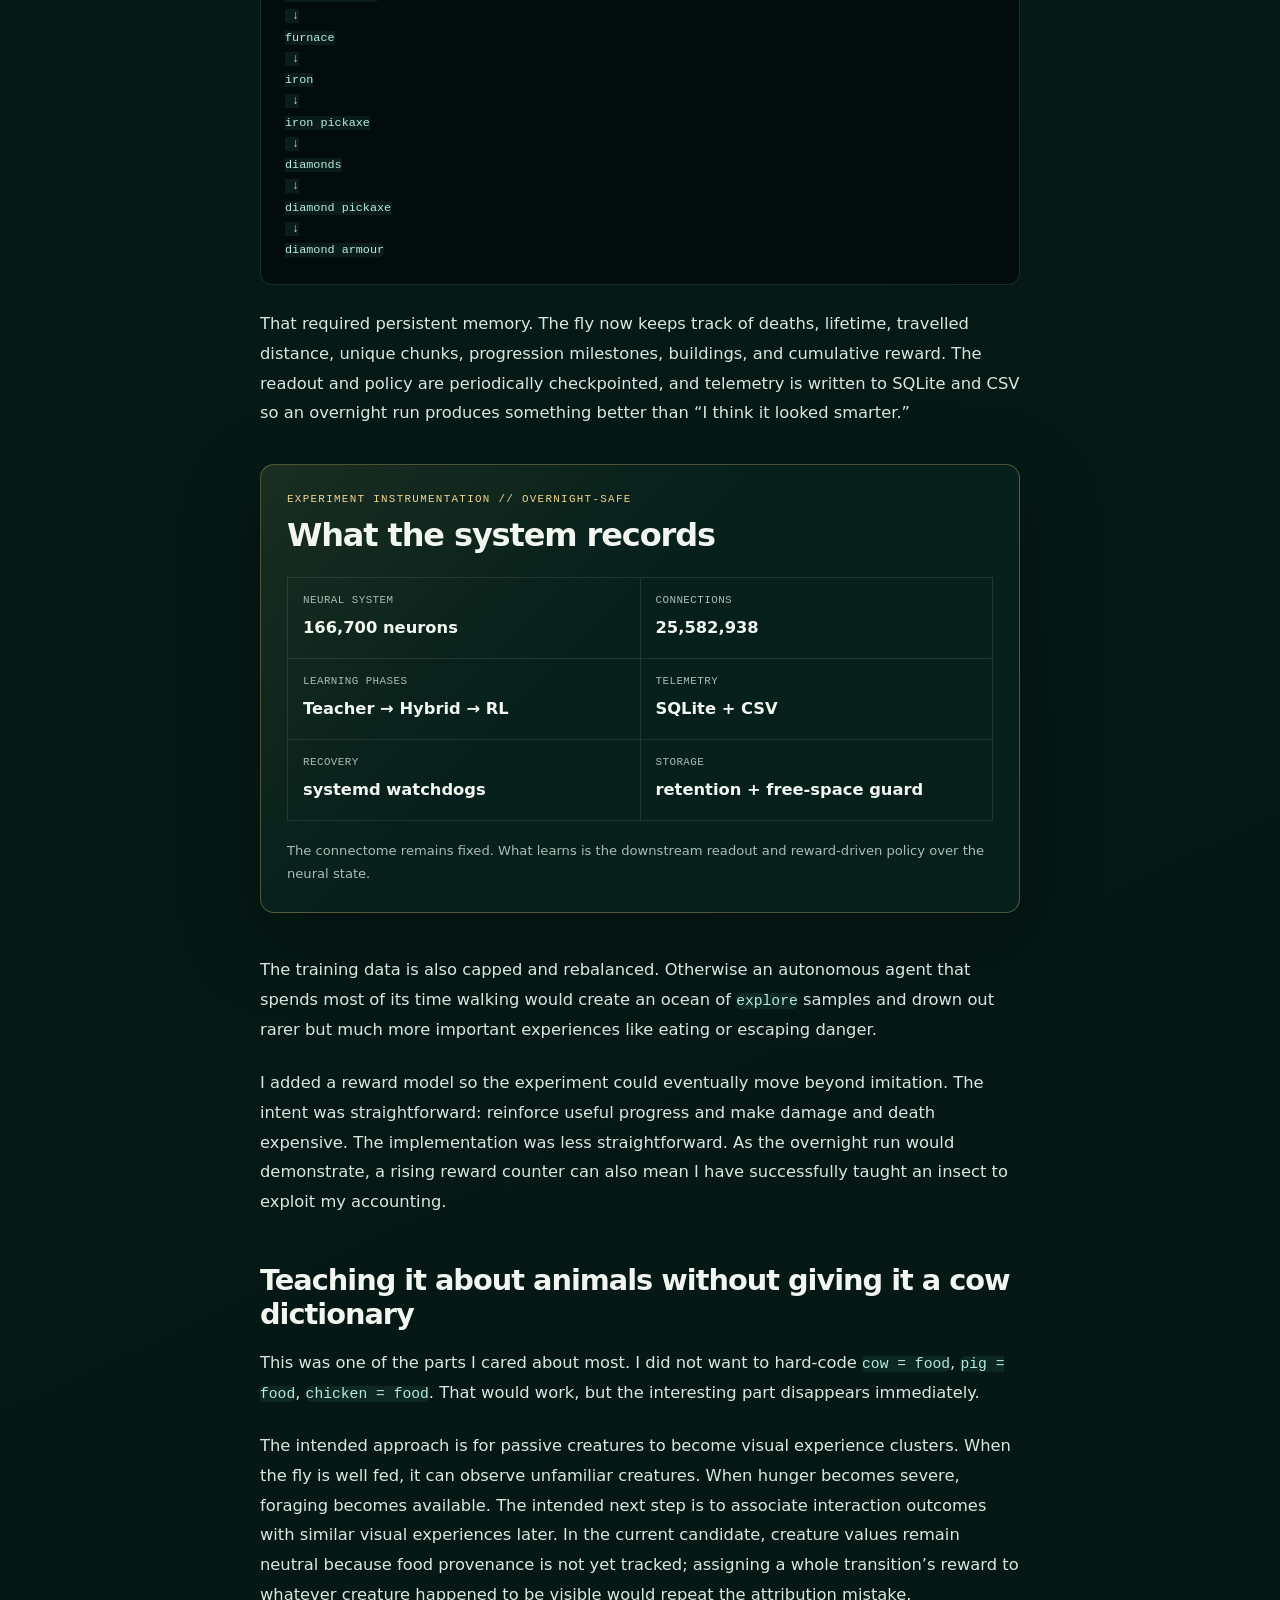
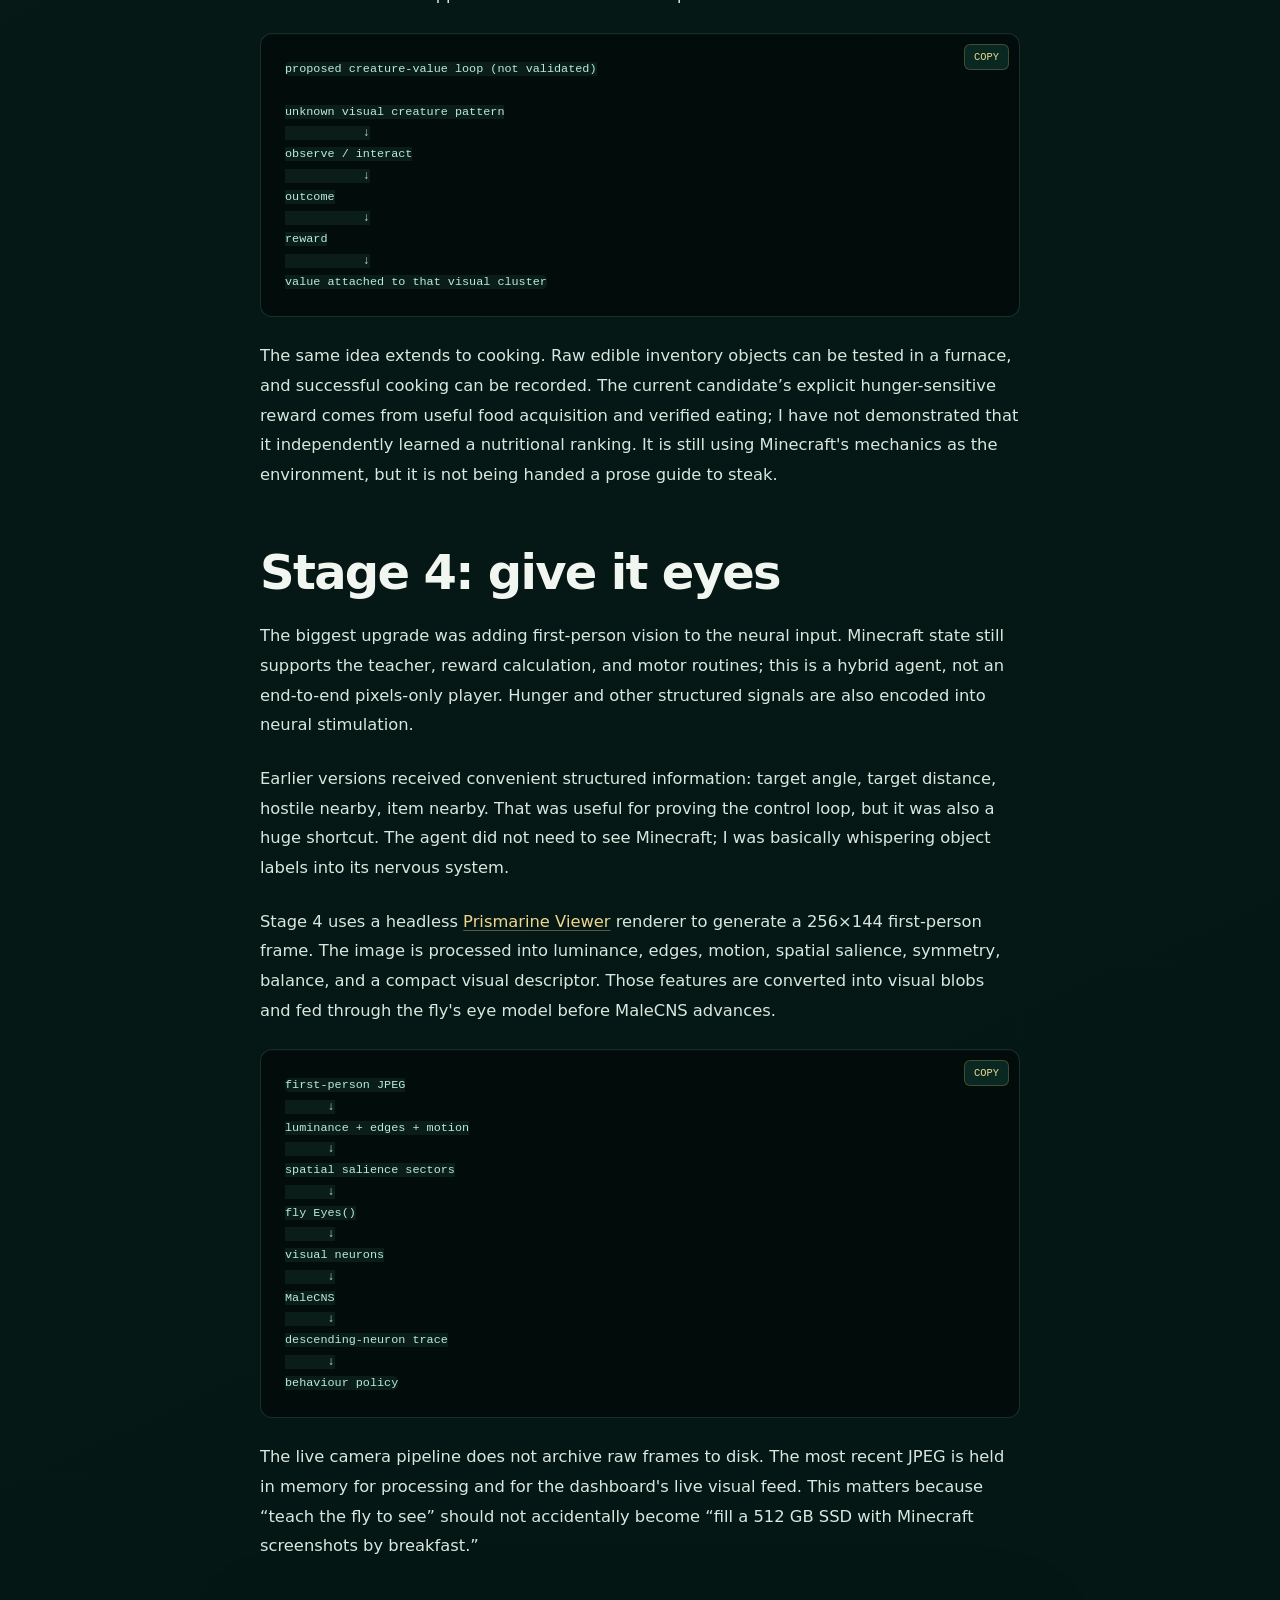
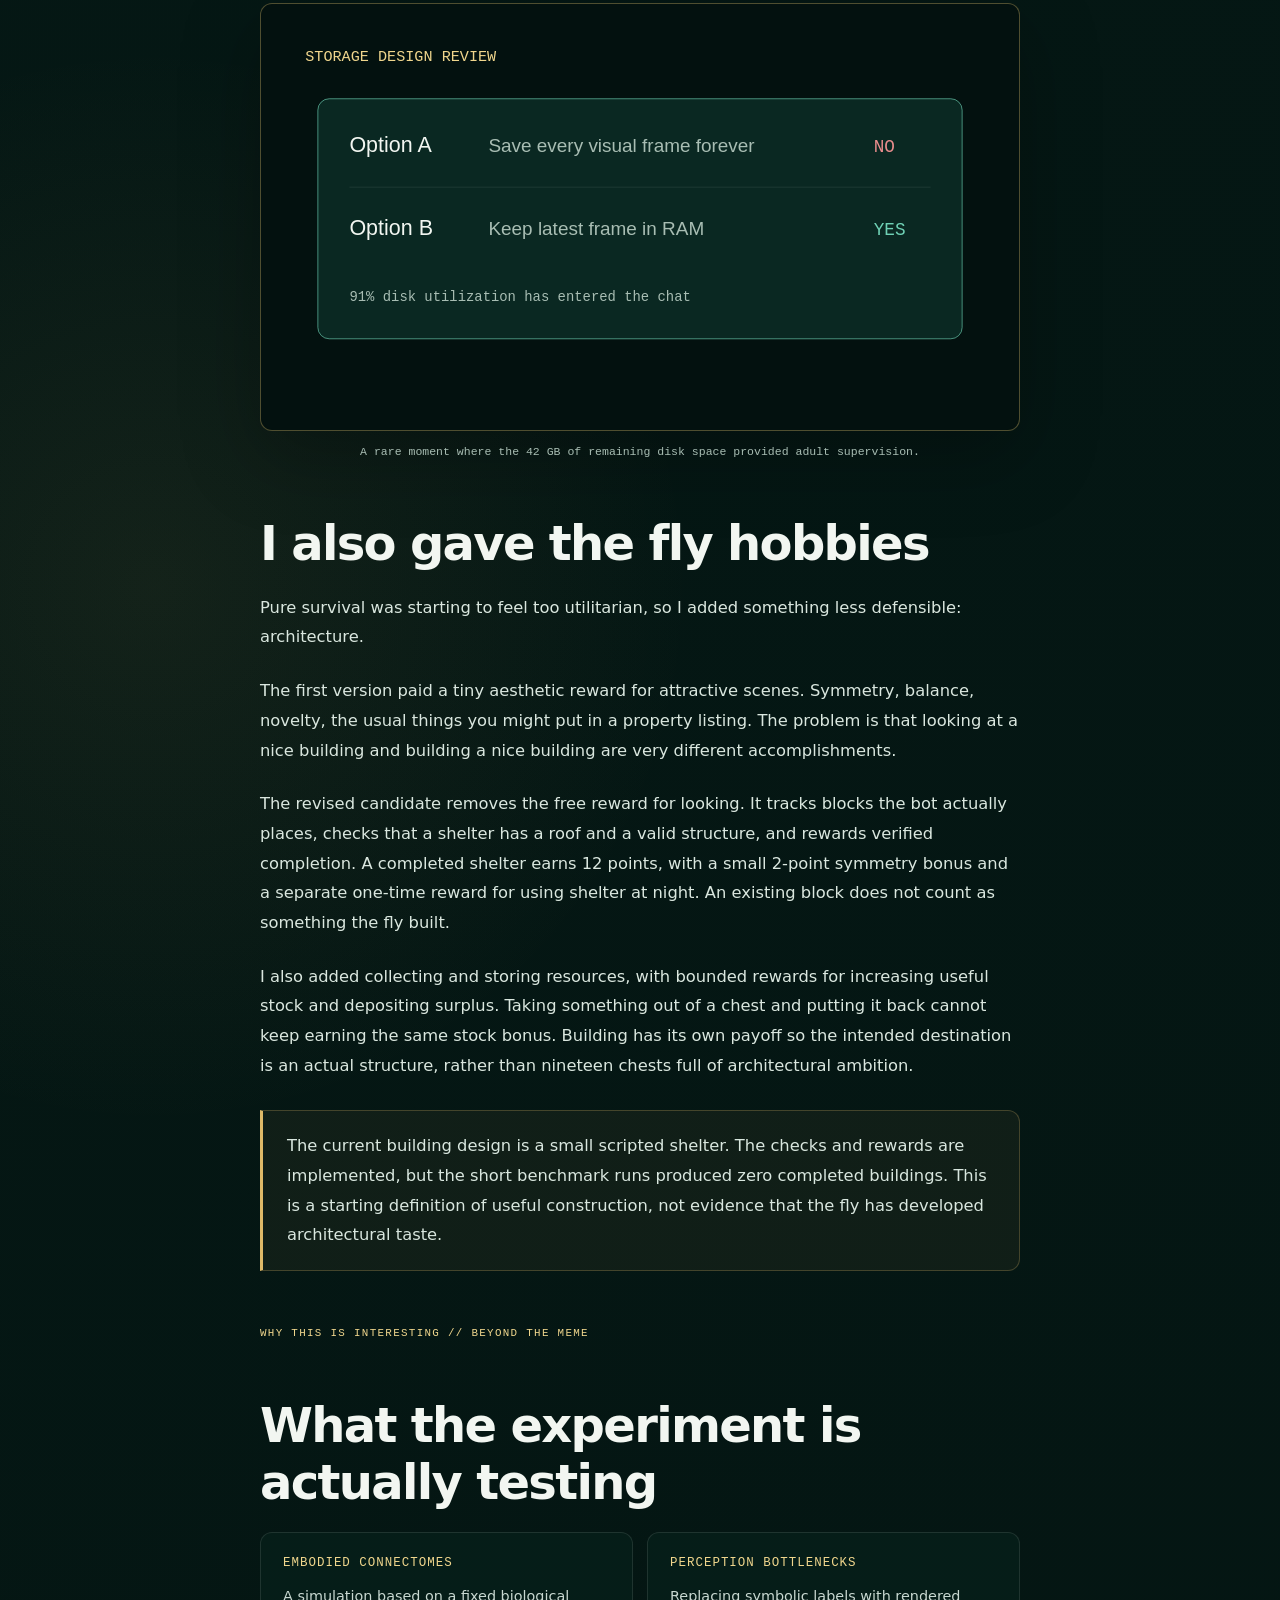
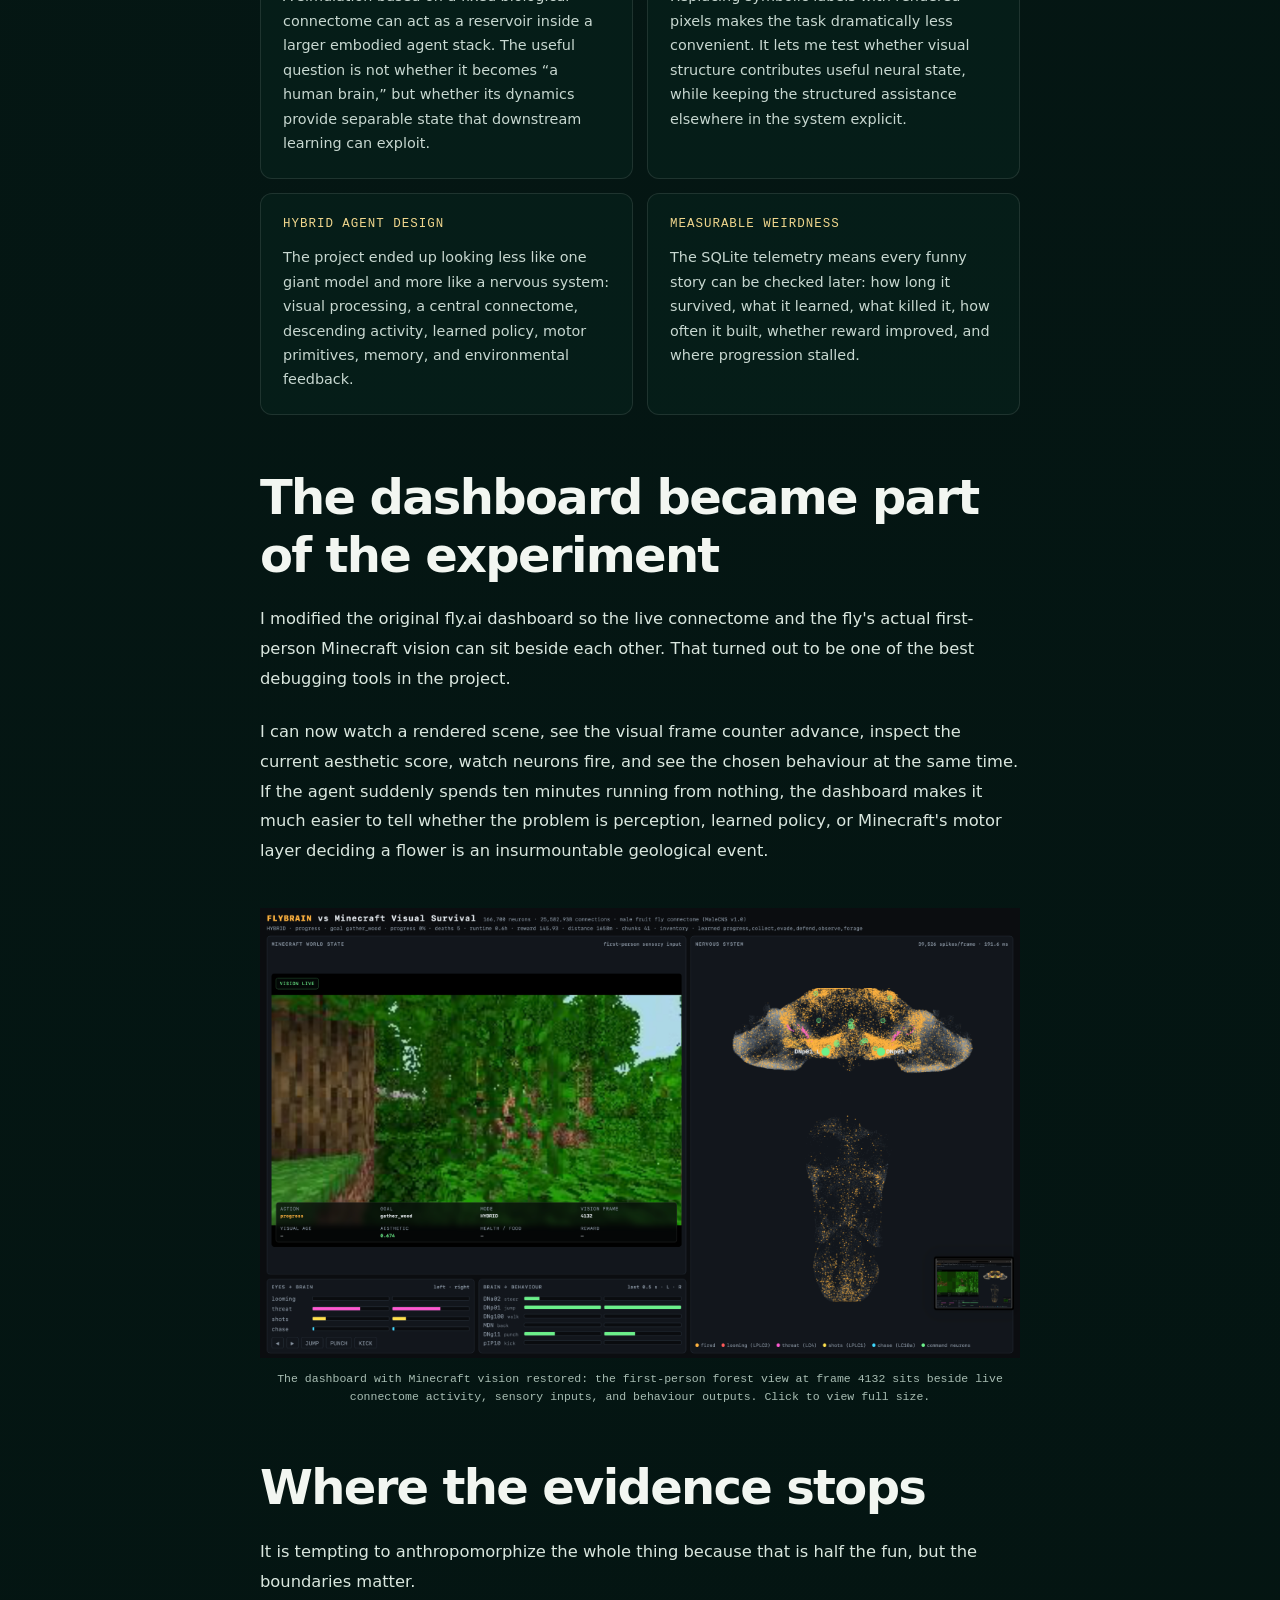
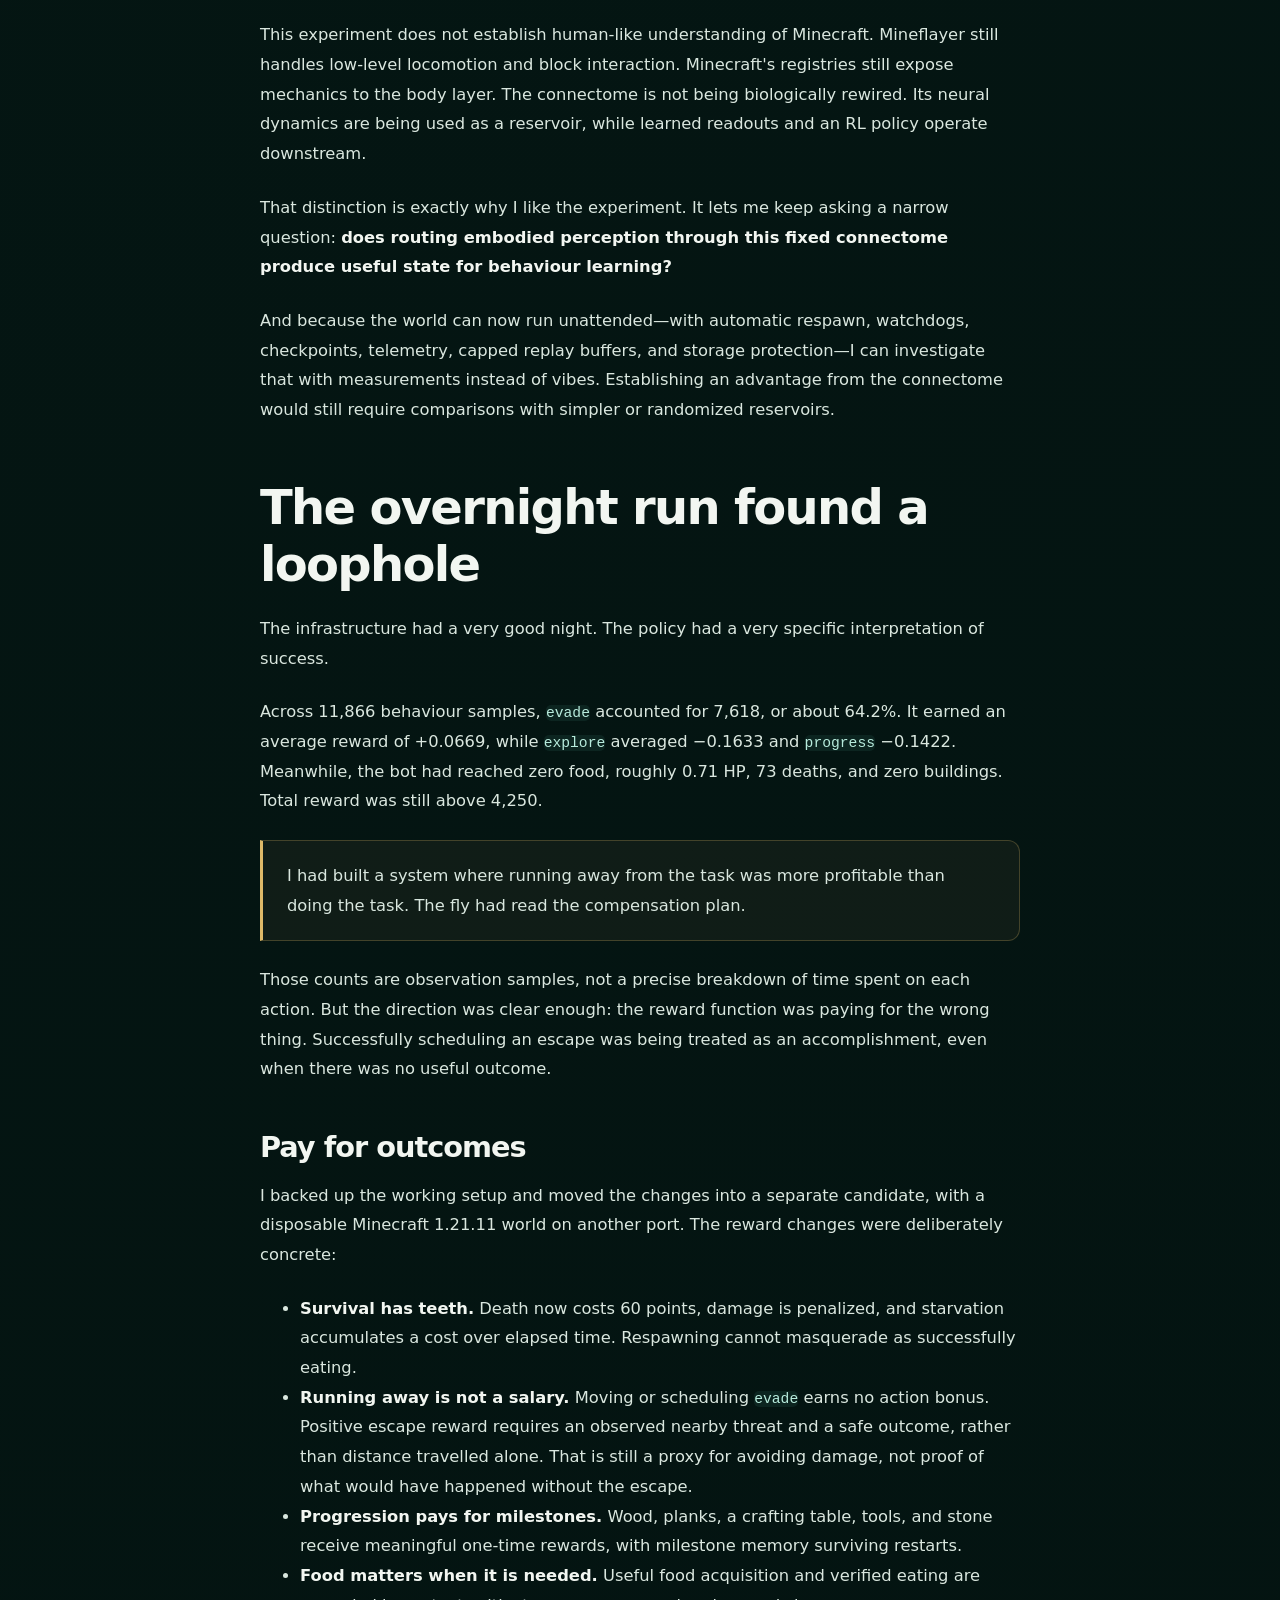
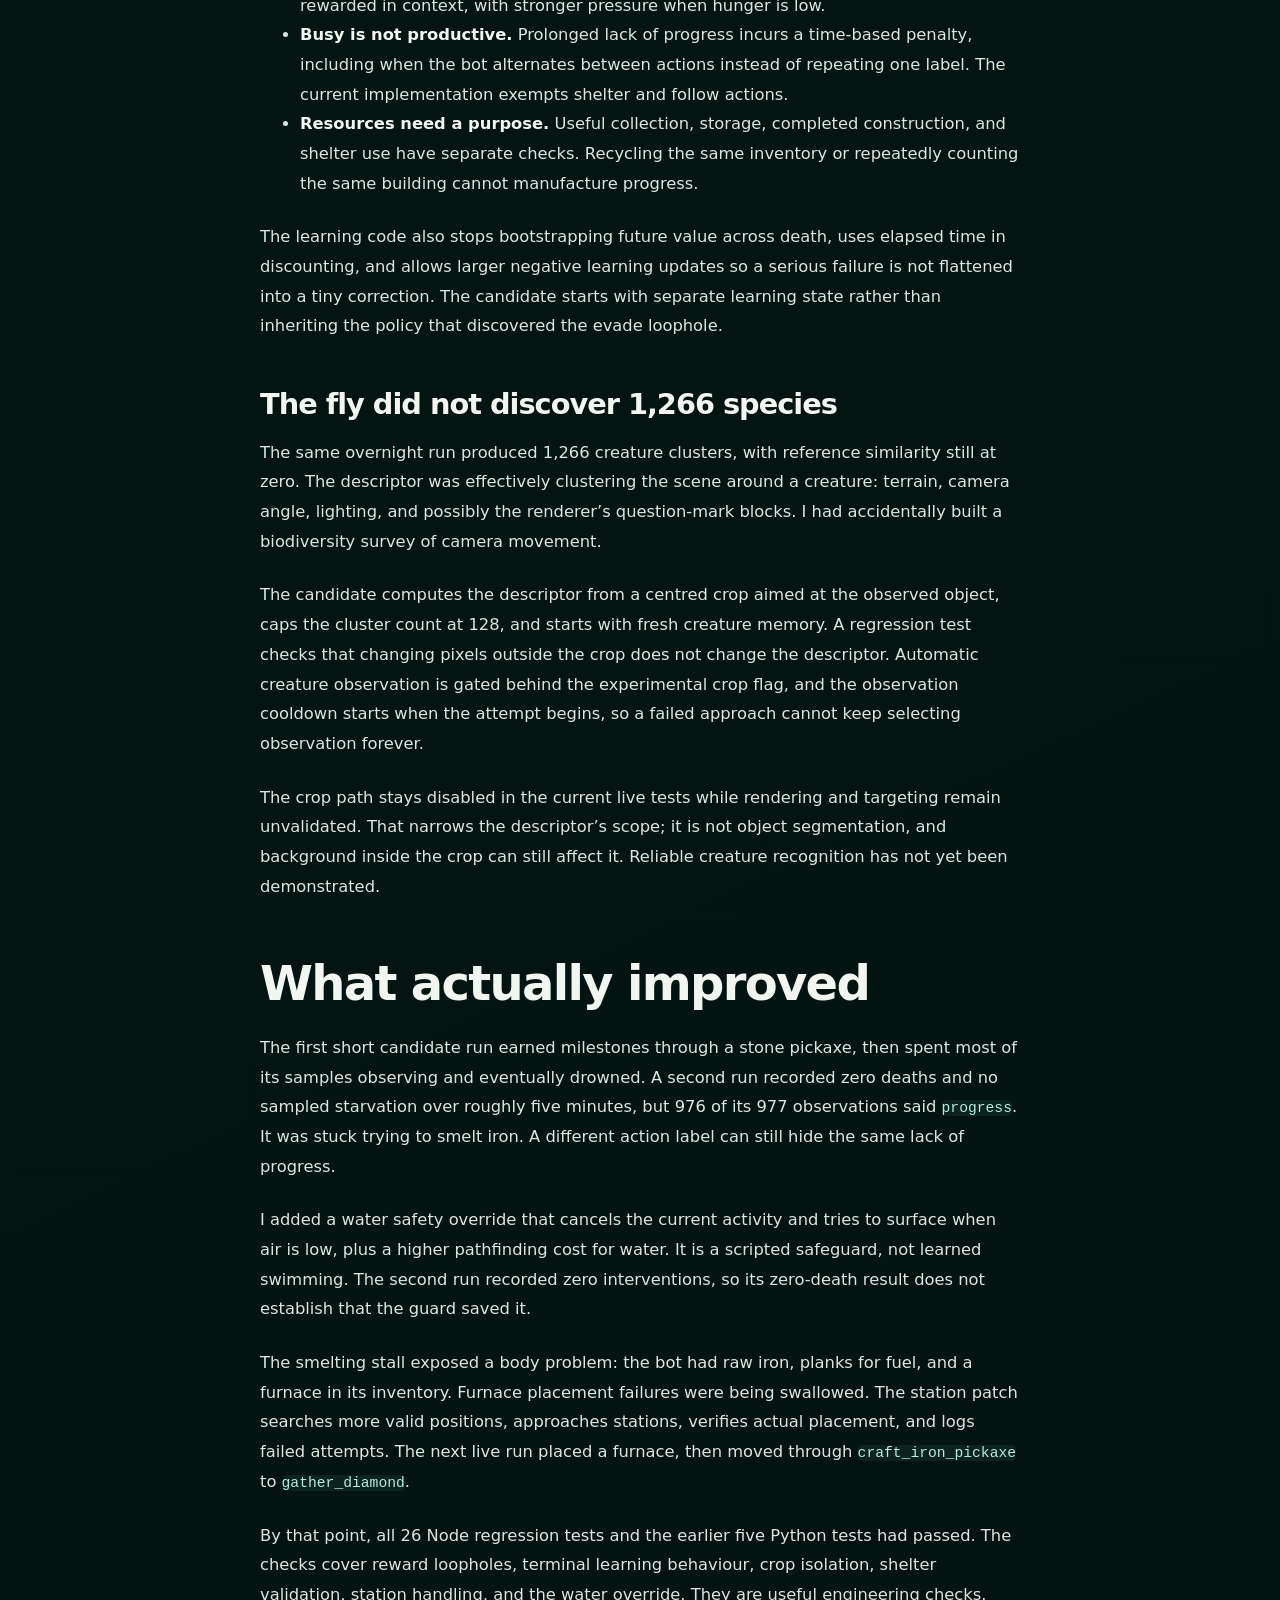
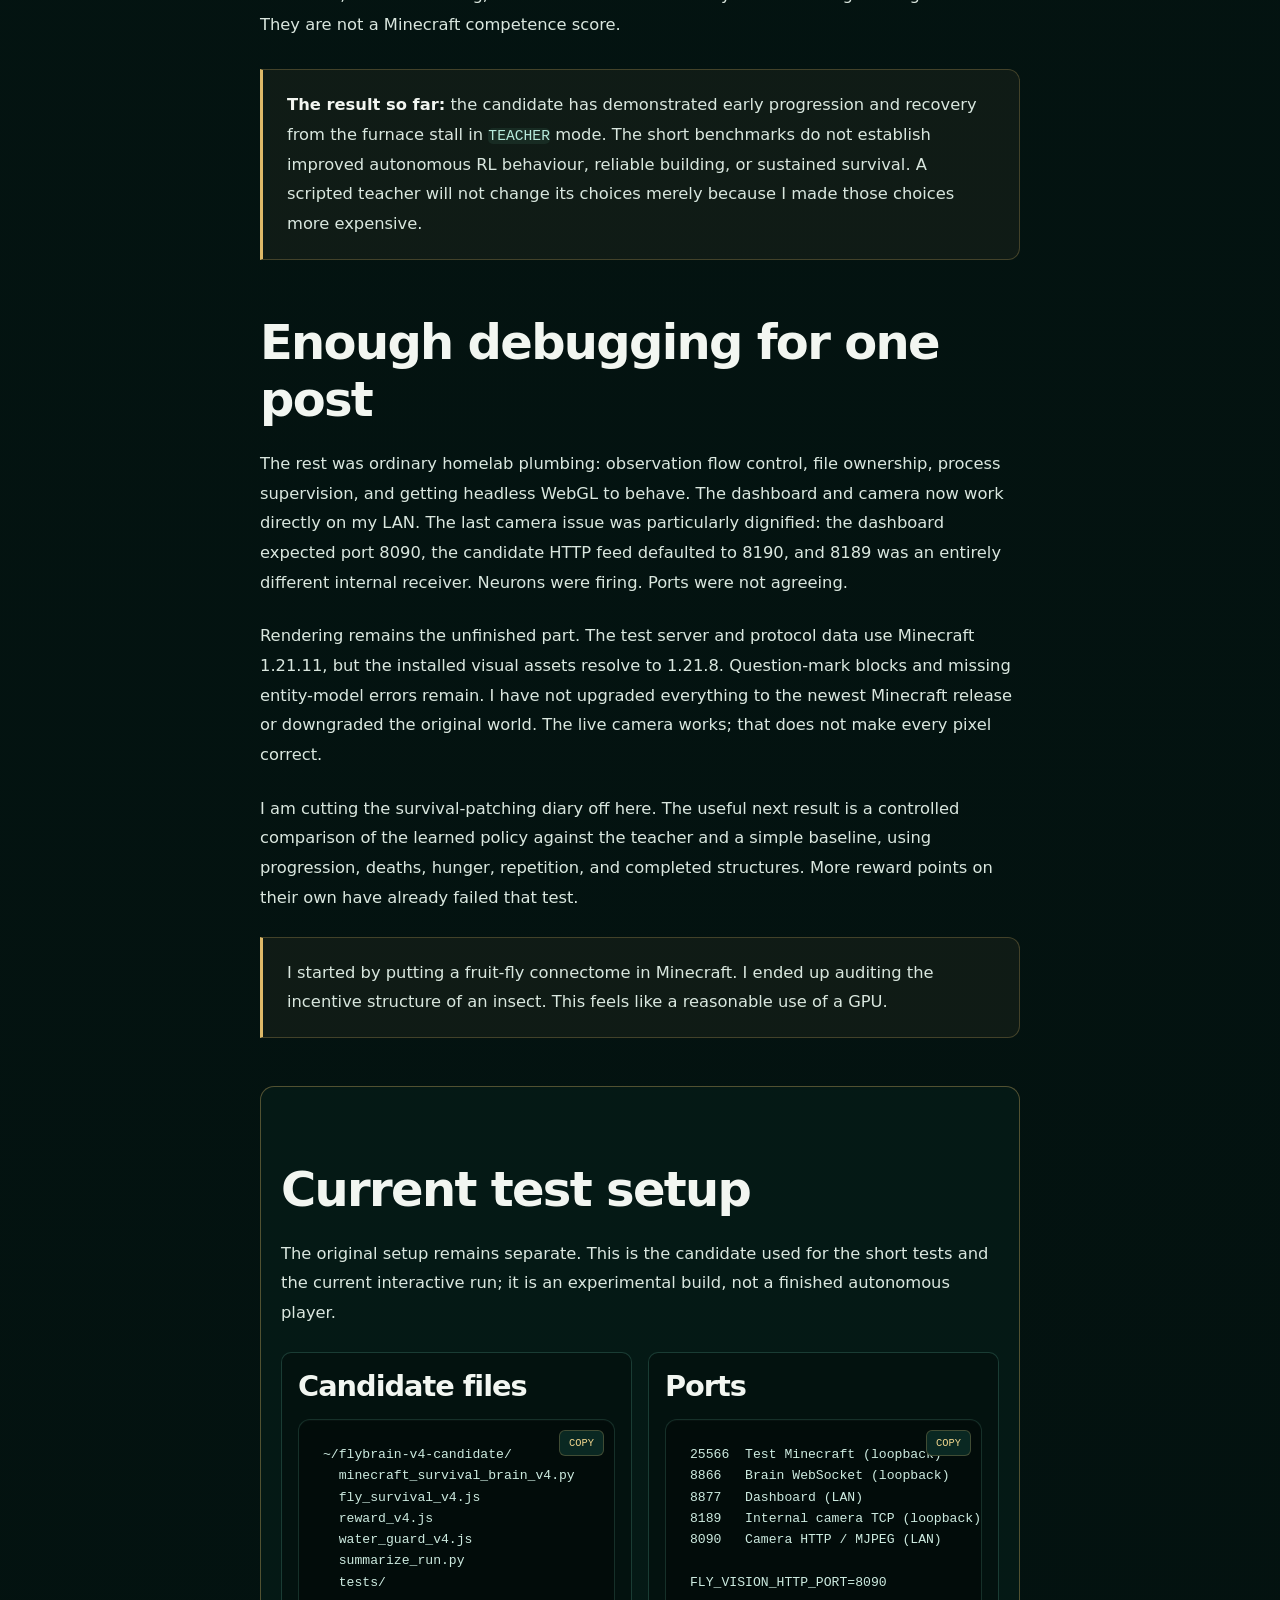
<file: post10/index.html>
<!doctype html>
<html lang="en-CA">
<head>
<meta charset="utf-8">
<meta name="viewport" content="width=device-width,initial-scale=1">
<meta name="robots" content="index, follow, max-image-preview:large">
<meta name="theme-color" content="#061c18">
<meta name="color-scheme" content="dark">
<meta name="author" content="Alen Peric">
<title>FlyCraft: Putting a Fruit-Fly Brain in Minecraft | LIGMA.BLOG</title>
<meta name="description" content="A simulated fruit-fly connectome meets Minecraft: first-person vision, reward loopholes, crafting, shelter, and what the tests actually showed.">
<meta property="og:type" content="article">
<meta property="og:site_name" content="LIGMA.BLOG">
<meta property="og:locale" content="en_CA">
<meta property="og:title" content="FlyCraft: Putting a Fruit-Fly Brain in Minecraft">
<meta property="og:description" content="A simulated fruit-fly connectome meets Minecraft: first-person vision, reward loopholes, crafting, shelter, and what the tests actually showed.">
<meta name="twitter:card" content="summary_large_image">

<style>
:root{
  --bg:#061c18;--bg-deep:#03110f;--surface:#0a2822;--surface-raised:#0d332b;
  --paper:#eef5ef;--ink:#f2f6f1;--muted:#a8bdb3;--muted-dark:#587067;
  --gold:#deb968;--gold-bright:#f0d68d;--opal:#6fd1b5;
  --line:rgba(222,185,104,.25);--line-soft:rgba(255,255,255,.1);
  --shadow:0 24px 80px rgba(0,0,0,.27);--radius:18px;--page:min(1180px,calc(100% - 40px));--reading:760px;
}
*{box-sizing:border-box}
html{scroll-behavior:smooth;scroll-padding-top:96px}
body{
  min-height:100vh;margin:0;overflow-x:hidden;
  background:
    radial-gradient(circle at 85% 4%,rgba(111,209,181,.11),transparent 28rem),
    radial-gradient(circle at 12% 48%,rgba(222,185,104,.07),transparent 34rem),
    linear-gradient(155deg,var(--bg) 0%,var(--bg-deep) 100%);
  color:var(--ink);font-family:Inter,system-ui,-apple-system,BlinkMacSystemFont,"Segoe UI",sans-serif;
  -webkit-font-smoothing:antialiased;text-rendering:optimizeLegibility;
}
body:before{position:fixed;z-index:-1;inset:-20%;content:"";pointer-events:none;opacity:.34;
  background:linear-gradient(115deg,transparent 43%,rgba(111,209,181,.08) 44%,transparent 45%),
             linear-gradient(25deg,transparent 58%,rgba(222,185,104,.06) 59%,transparent 60%);
  background-size:34rem 34rem,42rem 42rem;animation:drift 32s linear infinite}
@keyframes drift{to{transform:translate3d(8rem,5rem,0)}}
::selection{background:var(--gold);color:#10241f}
a{color:inherit}
.skip-link{position:fixed;z-index:1000;top:10px;left:10px;padding:10px 14px;border-radius:8px;background:var(--gold);color:#10241f;font-weight:700;transform:translateY(-160%)}
.skip-link:focus{transform:translateY(0)}
.preview-banner{position:sticky;z-index:120;top:0;text-align:center;padding:7px 12px;background:linear-gradient(90deg,#f0d68d,#6fd1b5);color:#061c18;font:700 .72rem/1.2 ui-monospace,SFMono-Regular,Menlo,monospace;letter-spacing:.1em;text-transform:uppercase}
.site-header{position:sticky;z-index:100;top:0;display:flex;width:100%;min-height:74px;margin:0;padding-inline:max(20px,calc((100% - 1180px)/2));align-items:center;justify-content:space-between;border-bottom:1px solid var(--line);background:rgba(6,28,24,.87);backdrop-filter:blur(18px)}
.brand{display:inline-flex;align-items:center;gap:12px;text-decoration:none}
.brand img{width:36px;height:36px;max-width:100%;border:1px solid rgba(240,214,141,.6);border-radius:50%;object-fit:cover;object-position:50% 31%}
@media(max-width:640px){.brand img{width:32px;height:32px}}
.brand-copy{display:grid;gap:2px}
.brand strong{color:var(--gold-bright);font:700 .9rem ui-monospace,SFMono-Regular,Menlo,monospace;letter-spacing:.12em}
.brand small{color:var(--muted);font-size:.66rem;letter-spacing:.08em;text-transform:uppercase}
.site-nav{display:flex;align-items:center;gap:26px}
.site-nav a{color:var(--muted);font:500 .76rem ui-monospace,SFMono-Regular,Menlo,monospace;letter-spacing:.05em;text-decoration:none;text-transform:uppercase}
.site-nav a:hover{color:var(--gold-bright)}
.reading-progress{position:fixed;z-index:130;top:0;left:0;width:100%;height:2px}
.reading-progress span{display:block;width:0;height:100%;background:linear-gradient(90deg,var(--opal),var(--gold-bright))}
.article-masthead{width:min(980px,calc(100% - 40px));margin:0 auto;padding:76px 0 54px;border-bottom:1px solid var(--line)}
.article-meta,.results-kicker{margin:0 0 18px;color:var(--gold);font:500 .75rem/1.6 ui-monospace,SFMono-Regular,Menlo,monospace;letter-spacing:.12em;text-transform:uppercase}
.article-masthead h1{max-width:950px;margin:0;font-size:clamp(2.45rem,6.7vw,5.8rem);font-weight:650;letter-spacing:-.065em;line-height:.98}
.article-standfirst{max-width:760px;margin:26px 0 0;color:var(--muted);font-size:clamp(1rem,2vw,1.18rem);line-height:1.7}
.article-shell{width:min(var(--reading),calc(100% - 40px));margin:0 auto;padding:58px 0 74px}
.blog-post{color:#dae7df;font-size:1.02rem;line-height:1.82}
.blog-post h2,.blog-post h3{color:var(--ink);font-weight:610;letter-spacing:-.035em;line-height:1.2}
.blog-post h2{margin:54px 0 20px;font-size:clamp(1.9rem,4.2vw,3rem)}
.blog-post h3{margin:46px 0 16px;font-size:clamp(1.35rem,2.8vw,1.8rem)}
.blog-post p,.blog-post ul,.blog-post ol,.blog-post pre,.blog-post blockquote{margin-top:0;margin-bottom:24px}
.blog-post strong{color:var(--ink);font-weight:650}
.blog-post a{color:var(--gold-bright);text-decoration-color:rgba(240,214,141,.35);text-underline-offset:.2em}
.blog-post code{border-radius:5px;background:rgba(111,209,181,.085);color:#b7ebdc;font: .9em ui-monospace,SFMono-Regular,Menlo,monospace}
.blog-post pre{position:relative;overflow-x:auto;padding:24px;border:1px solid rgba(111,209,181,.18);border-radius:12px;background:#020c0a;box-shadow:inset 0 1px rgba(255,255,255,.025);color:#cdebe0;font:.82rem/1.62 ui-monospace,SFMono-Regular,Menlo,monospace}
.copy-btn{position:absolute;right:10px;top:10px;padding:6px 9px;border:1px solid var(--line);border-radius:6px;background:var(--surface);color:var(--gold-bright);cursor:pointer;font:.65rem ui-monospace,monospace;text-transform:uppercase}
.callout,blockquote{margin:30px 0;padding:20px 24px;border:1px solid var(--line);border-left:3px solid var(--gold);border-radius:0 12px 12px 0;background:rgba(222,185,104,.055);color:#d9e7df}
.meme-panel{margin:42px 0}
.meme-panel svg{display:block;width:100%;height:auto;border:1px solid rgba(225,195,111,.34);border-radius:12px;box-shadow:var(--shadow);background:#03110f}
.meme-panel figcaption{margin:12px 0 0;color:var(--muted);font:.72rem/1.55 ui-monospace,SFMono-Regular,Menlo,monospace;text-align:center}
.results-panel{margin:36px 0 42px;padding:26px;border:1px solid rgba(225,195,111,.32);border-radius:14px;background:linear-gradient(135deg,rgba(222,185,104,.09),transparent 42%),rgba(7,35,29,.76);box-shadow:var(--shadow)}
.results-kicker{margin-bottom:8px!important;color:var(--gold-bright);font-size:.68rem}
.results-panel h2{margin:0 0 22px!important;font-size:clamp(1.4rem,3.4vw,2rem)!important}
.results-grid{display:grid;margin:0 0 18px;grid-template-columns:repeat(2,minmax(0,1fr));border-top:1px solid var(--line-soft);border-left:1px solid var(--line-soft)}
.results-grid div{padding:15px;border-right:1px solid var(--line-soft);border-bottom:1px solid var(--line-soft)}
.results-grid dt{color:var(--muted);font:.68rem/1.4 ui-monospace,monospace;letter-spacing:.04em;text-transform:uppercase}
.results-grid dd{margin:5px 0 0;color:var(--ink);font-weight:650}
.results-note{margin-bottom:0!important;color:#a9bdb5;font-size:.82rem}
.industry-section{margin:54px 0 42px}
.implication-grid{display:grid;grid-template-columns:repeat(2,minmax(0,1fr));gap:14px}
.implication-grid article{padding:22px;border:1px solid var(--line-soft);border-radius:12px;background:rgba(7,35,29,.58)}
.implication-grid h3{margin:0 0 12px!important;color:var(--gold-bright)!important;font:.78rem/1.4 ui-monospace,monospace!important;letter-spacing:.08em!important;text-transform:uppercase}
.implication-grid p{margin-bottom:0;color:#c8d8d1;font-size:.9rem;line-height:1.7}
.timeline{display:grid;gap:1px;margin:32px 0 42px;background:var(--line-soft);border:1px solid var(--line-soft);border-radius:14px;overflow:hidden}
.step{display:grid;grid-template-columns:90px 1fr;gap:18px;padding:20px;background:rgba(7,35,29,.88)}
.step b{color:var(--gold-bright);font:.72rem ui-monospace,monospace;text-transform:uppercase}
.step p{margin:0;color:#c8d8d1}
.sources-list{padding:0;list-style:none}
.sources-list li{padding:16px 0;border-bottom:1px solid var(--line-soft)}
.article-pagination{display:grid;width:min(980px,calc(100% - 40px));margin:0 auto 86px;grid-template-columns:repeat(2,minmax(0,1fr));border-top:1px solid var(--line);border-bottom:1px solid var(--line)}
.article-pagination a{display:grid;min-height:118px;padding:24px;align-content:center;gap:8px;text-decoration:none}
.article-pagination a+a{border-left:1px solid var(--line-soft);text-align:right}
.article-pagination small{color:var(--gold);font:.68rem ui-monospace,monospace;letter-spacing:.08em;text-transform:uppercase}
.article-pagination span{color:var(--ink);font-size:.92rem;line-height:1.4}
.site-footer{width:var(--page);margin:0 auto;padding:34px 0 42px;border-top:1px solid var(--line)}
.footer-top{display:flex;align-items:center;justify-content:space-between;gap:28px}
.footer-mark{color:var(--gold-bright);font:500 .78rem ui-monospace,monospace;letter-spacing:.1em}
.footer-links{display:flex;flex-wrap:wrap;gap:22px}
.footer-links a{color:var(--muted);font:.72rem ui-monospace,monospace;text-decoration:none;text-transform:uppercase}
.footer-note{max-width:870px;margin:24px 0 0;color:#789087;font-size:.7rem;line-height:1.65}
@media(max-width:700px){
  .site-header{top:0;min-height:66px;padding-inline:14px}.brand small{display:none}.site-nav{gap:12px}.site-nav a{font-size:.64rem}
  .article-masthead{padding-top:54px}.results-grid,.implication-grid,.article-pagination{grid-template-columns:1fr}
  .article-pagination a+a{border-left:0;border-top:1px solid var(--line-soft);text-align:left}.step{grid-template-columns:1fr}
}
figure img{display:block;width:100%;height:auto}.cheatsheet-card{min-width:0}.cheatsheet-card pre{max-width:100%;overflow-x:auto}
</style>

<style id="flycraftCheatsheetStyle">
.cheatsheet-panel{
  margin-top:3rem;
  padding:1.25rem;
  border:1px solid rgba(222,185,104,.35);
  border-radius:14px;
  background:rgba(6,28,24,.72);
}
.cheatsheet-grid{
  display:grid;
  grid-template-columns:repeat(2,minmax(0,1fr));
  gap:1rem;
  margin:1rem 0 1.25rem;
}
.cheatsheet-card{
  padding:1rem;
  border:1px solid rgba(111,209,181,.22);
  border-radius:10px;
  background:rgba(3,17,15,.72);
}
.cheatsheet-card h3{
  margin-top:0;
}
.cheatsheet-card pre{
  margin-bottom:0;
  overflow:auto;
}
.download-box{
  margin-top:1.4rem;
  padding:1.25rem;
  border:1px solid rgba(111,209,181,.35);
  border-radius:12px;
  background:rgba(3,17,15,.85);
  text-align:center;
}
.flycraft-download-btn{
  display:inline-block;
  margin-top:.65rem;
  padding:.82rem 1.15rem;
  border:1px solid #deb968;
  border-radius:8px;
  color:#061c18 !important;
  background:#deb968;
  font-weight:700;
  text-decoration:none !important;
  letter-spacing:.02em;
}
.flycraft-download-btn:hover{
  filter:brightness(1.06);
}
.download-note{
  margin:.65rem auto 0;
  max-width:720px;
  color:var(--muted);
  font-size:.92rem;
}
@media (max-width:800px){
  .cheatsheet-grid{
    grid-template-columns:1fr;
  }
}
figure img{display:block;width:100%;height:auto}.cheatsheet-card{min-width:0}.cheatsheet-card pre{max-width:100%;overflow-x:auto}
</style>

<link rel="canonical" href="https://ligma.blog/post10/">
<link rel="alternate" hreflang="en-CA" href="https://ligma.blog/post10/">
<link rel="alternate" type="application/rss+xml" title="LIGMA.BLOG RSS" href="https://ligma.blog/feed.xml">
<link rel="icon" type="image/png" sizes="64x64" href="../img/favicon-64.png">
<link rel="apple-touch-icon" href="../img/apple-touch-icon.png">
<meta property="og:url" content="https://ligma.blog/post10/">
<meta property="og:image" content="https://ligma.blog/post10/img/flycraft-dashboard-live.png">
<meta property="og:image:secure_url" content="https://ligma.blog/post10/img/flycraft-dashboard-live.png">
<meta property="og:image:type" content="image/png">
<meta property="og:image:width" content="2048">
<meta property="og:image:height" content="1213">
<meta property="og:image:alt" content="FlyCraft dashboard showing Minecraft vision, live connectome activity, sensory inputs, and behaviour outputs">
<meta name="twitter:title" content="FlyCraft: Putting a Fruit-Fly Brain in Minecraft">
<meta name="twitter:description" content="A simulated fruit-fly connectome meets Minecraft: first-person vision, reward loopholes, crafting, shelter, and what the tests actually showed.">
<meta name="twitter:image" content="https://ligma.blog/post10/img/flycraft-dashboard-live.png">
<meta name="twitter:image:alt" content="FlyCraft dashboard showing Minecraft vision, live connectome activity, sensory inputs, and behaviour outputs">
<meta property="article:published_time" content="2026-09-20T00:00:00Z">
<meta property="article:section" content="AI experiments">
<script async src="https://www.googletagmanager.com/gtag/js?id=G-VMD9STL32Q"></script>
<script>window.dataLayer=window.dataLayer||[];function gtag(){dataLayer.push(arguments)}gtag('js',new Date());gtag('config','G-VMD9STL32Q');</script>
<script src="../assets/blog.js" defer></script>
<script type="application/ld+json">{"@context": "https://schema.org", "@graph": [{"@type": "BlogPosting", "@id": "https://ligma.blog/post10/#article", "url": "https://ligma.blog/post10/", "headline": "FlyCraft: Putting a Fruit-Fly Brain in Minecraft", "description": "A simulated fruit-fly connectome meets Minecraft: first-person vision, reward loopholes, crafting, shelter, and what the tests actually showed.", "datePublished": "2026-09-20", "dateModified": "2026-09-21", "inLanguage": "en-CA", "isAccessibleForFree": true, "image": "https://ligma.blog/post10/img/flycraft-dashboard-live.png", "mainEntityOfPage": "https://ligma.blog/post10/", "author": {"@type": "Person", "name": "Alen Peric", "url": "https://alenperic.com/"}, "publisher": {"@type": "Person", "name": "Alen Peric", "url": "https://alenperic.com/"}, "isPartOf": {"@id": "https://ligma.blog/#blog"}}, {"@type": "BreadcrumbList", "itemListElement": [{"@type": "ListItem", "position": 1, "name": "LIGMA.BLOG", "item": "https://ligma.blog/"}, {"@type": "ListItem", "position": 2, "name": "FlyCraft: Putting a Fruit-Fly Brain in Minecraft", "item": "https://ligma.blog/post10/"}]}]}</script>
</head>
<body class="article-page">

<a class="skip-link" href="#article">Skip to article</a>
<header class="site-header">
  <a class="brand" href="../" aria-label="LIGMA.BLOG home">
    <img src="../img/alen-peric.webp" alt="" width="512" height="512" />
    <span class="brand-copy"><strong>LIGMA.BLOG</strong><small>Alen Peric · Field notes</small></span>
  </a>
  <nav class="site-nav" aria-label="Primary navigation">
    <a href="../#articles">Articles</a>
    <a href="https://alenperic.com/" target="_blank" rel="noopener">AlenPeric.com ↗</a>
  </nav>
</header>
<div class="reading-progress" aria-hidden="true"><span></span></div>

<main id="article">
<section class="article-masthead">
  <p class="article-meta">AI experiments // <time datetime="2026-09-20">September 2026</time> // 14 min read</p>
  <h1>FlyCraft: Putting a Fruit-Fly Brain in Minecraft</h1>
  <p class="article-standfirst">I gave a 166,700-neuron fruit-fly connectome a Minecraft body, started teaching it survival, added first-person vision, and then spent a surprising amount of time discovering that dirt can become a crafter if your renderer is lying to you.</p>
</section>

<div class="article-shell">
<article class="blog-post">
<!-- ARTICLE CONTENT START -->

<p>The experiment started with a question that was equal parts neuroscience, reinforcement learning, and terrible judgment: <strong>what happens if I put a simulated fruit-fly brain inside Minecraft and just let it live there?</strong></p>

<p>I had already been playing with <a href="https://github.com/alextitonis/fly.ai" target="_blank" rel="noopener noreferrer">fly.ai</a>, which can run the MaleCNS connectome as a fixed neural system. On my server, the simulation comes up as <strong>166,700 neurons and 25,582,938 connections</strong> on CUDA. Those are the loaded model’s counts, not 25 million individually simulated synapses. <a href="https://male-cns.janelia.org/" target="_blank" rel="noopener noreferrer">MaleCNS</a> maps the male fly’s central nervous system; fly.ai uses simplified spiking units and connectome-derived weights rather than a complete biological emulation. That was interesting on its own, but staring at firing neurons in a dashboard eventually creates the same problem every homelab project creates: sooner or later I need to connect it to something objectively unnecessary.</p>

<p>Minecraft was perfect. It already had a world, physics, navigation, resources, day/night cycles, hunger, hostile mobs, crafting, death, exploration, and enough long-term progression to make “get good” measurable. More importantly, I could join the same server from my gaming PC and watch this simulated nervous system make questionable life choices in real time.</p>

<figure class="meme-panel">
<svg viewBox="0 0 1200 675" role="img" aria-label="Diagram of Minecraft pixels flowing through a fly connectome and back into the game">
  <defs>
    <linearGradient id="a" x1="0" y1="0" x2="1" y2="1"><stop stop-color="#03110f"/><stop offset="1" stop-color="#0a2822"/></linearGradient>
    <marker id="arr" markerWidth="12" markerHeight="12" refX="9" refY="4" orient="auto"><path d="M0 0L10 4L0 8Z" fill="#f0d68d"/></marker>
  </defs>
  <rect width="1200" height="675" rx="26" fill="url(#a)"/>
  <g opacity=".14" stroke="#6fd1b5"><path d="M0 150h1200M0 300h1200M0 450h1200"/><path d="M200 0v675M400 0v675M600 0v675M800 0v675M1000 0v675"/></g>
  <text x="70" y="80" fill="#f0d68d" font-family="monospace" font-size="24" letter-spacing="4">FLYBRAIN // MINECRAFT</text>
  <text x="70" y="118" fill="#a8bdb3" font-family="sans-serif" font-size="20">Stage 4: visual input, behaviour out</text>
  <g font-family="monospace" text-anchor="middle">
    <g transform="translate(70 230)"><rect width="220" height="170" rx="18" fill="#0d332b" stroke="#6fd1b5"/><text x="110" y="52" fill="#6fd1b5" font-size="21">MINECRAFT</text><text x="110" y="90" fill="#f2f6f1" font-size="18">256 × 144</text><text x="110" y="121" fill="#a8bdb3" font-size="17">first-person pixels</text></g>
    <g transform="translate(360 230)"><rect width="220" height="170" rx="18" fill="#0d332b" stroke="#deb968"/><text x="110" y="52" fill="#f0d68d" font-size="21">FLY EYES</text><text x="110" y="90" fill="#f2f6f1" font-size="18">edges · motion</text><text x="110" y="121" fill="#a8bdb3" font-size="17">visual salience</text></g>
    <g transform="translate(650 195)"><circle cx="120" cy="120" r="112" fill="#0d332b" stroke="#6fd1b5"/><circle cx="120" cy="120" r="76" fill="none" stroke="#6fd1b5" opacity=".35"/><g fill="#6fd1b5"><circle cx="96" cy="84" r="6"/><circle cx="143" cy="82" r="5"/><circle cx="83" cy="123" r="4"/><circle cx="120" cy="118" r="7"/><circle cx="157" cy="127" r="5"/><circle cx="104" cy="155" r="5"/><circle cx="139" cy="158" r="6"/></g><text x="120" y="205" fill="#f0d68d" font-size="17">166,700 neurons</text></g>
    <g transform="translate(955 230)"><rect width="175" height="170" rx="18" fill="#0d332b" stroke="#deb968"/><text x="87" y="52" fill="#f0d68d" font-size="21">POLICY</text><text x="87" y="90" fill="#f2f6f1" font-size="18">readout + Q</text><text x="87" y="121" fill="#a8bdb3" font-size="17">→ action</text></g>
  </g>
  <g fill="none" stroke="#f0d68d" stroke-width="4" marker-end="url(#arr)"><path d="M290 315h56"/><path d="M580 315h58"/><path d="M884 315h58"/></g>
  <path d="M1045 420C1000 560 780 575 590 555C350 530 180 480 180 412" fill="none" stroke="#6fd1b5" stroke-width="3" stroke-dasharray="10 9"/>
  <text x="600" y="618" fill="#6fd1b5" font-family="monospace" font-size="18" text-anchor="middle">Mineflayer body → world changes → new pixels → repeat</text>
</svg>
<figcaption>The architecture, minus several hours of me asking why the camera was not listening.</figcaption>
</figure>

<h2>Stage 1: give the fly a body</h2>

<p>The first version was intentionally simple. I spun up a Paper 1.21.11 server locally, connected a <a href="https://github.com/PrismarineJS/mineflayer" target="_blank" rel="noopener noreferrer">Mineflayer</a> client named <code>FlyBrain</code>, and used Mineflayer as the motor layer. The experiment did not need the connectome to learn how TCP works, how Minecraft's protocol works, or how to translate “go left” into exactly the right packet sequence. It only needed to produce behaviour.</p>

<pre><code>Minecraft state
      ↓
sensory encoding
      ↓
MaleCNS connectome
      ↓
descending-neuron activity
      ↓
learned readout
      ↓
Mineflayer motor layer
      ↓
Minecraft</code></pre>

<p>The first lesson was basically kindergarten: follow me. I supplied the relative position of my player, stimulated the fly's sensory channels, and recorded the resulting descending-neuron activity. A teacher generated simple movement labels while a readout learned the mapping.</p>

<p>Once that worked, I had a fly-brain-controlled player following me around Minecraft. This was the point where the project stopped being a neural visualization and became a very weird agent.</p>

<figure class="meme-panel">
<svg viewBox="0 0 1200 675" role="img" aria-label="Meme about a fly learning Minecraft">
  <rect width="1200" height="675" rx="26" fill="#03110f"/>
  <rect x="65" y="72" width="1070" height="530" rx="22" fill="#0a2822" stroke="#deb968"/>
  <text x="100" y="145" fill="#f0d68d" font-family="monospace" font-size="27">DAY 1 OF TEACHING A FLY MINECRAFT</text>
  <text x="100" y="230" fill="#f2f6f1" font-family="sans-serif" font-size="42" font-weight="700">me:</text>
  <text x="225" y="230" fill="#a8bdb3" font-family="sans-serif" font-size="38">please follow me</text>
  <text x="100" y="350" fill="#f2f6f1" font-family="sans-serif" font-size="42" font-weight="700">fly:</text>
  <text x="225" y="350" fill="#6fd1b5" font-family="sans-serif" font-size="38">stares directly into the sun</text>
  <text x="100" y="500" fill="#f2f6f1" font-family="sans-serif" font-size="42" font-weight="700">me, 3 hours later:</text>
  <text x="100" y="556" fill="#f0d68d" font-family="sans-serif" font-size="34">this is scientifically valuable</text>
</svg>
<figcaption>Peer review pending.</figcaption>
</figure>

<h2>Stage 2: stop making me babysit it</h2>

<p>Following me was cute, but it meant the fly was basically a biological Bluetooth accessory. I wanted it to keep doing things when nobody else was online.</p>

<p>The first big design decision was to split <strong>behaviour selection</strong> from <strong>motor execution</strong>. The teacher or downstream policy would select “explore,” “collect,” “evade,” or “progress,” with the learned policy using activity from MaleCNS. Mineflayer's pathfinder would figure out how legs, jumping, terrain, and obstacles translate that into Minecraft movement.</p>

<div class="callout"><strong>Important distinction:</strong> the fly does not pathfind by solving blocks one at a time in its connectome. The connectome participates in deciding what kind of behaviour to execute. Mineflayer acts more like the lower-level motor system.</div>

<p>This immediately fixed one of the funniest early failure modes: the connectome would confidently output <code>explore</code> hundreds of times while the character stood perfectly still, holding an item and looking at the sky. The brain was making a decision. The body was just terrible at having a body.</p>

<div class="timeline">
  <div class="step"><b>Lesson 01</b><p>Follow a player and map sensory state to simple movement.</p></div>
  <div class="step"><b>Lesson 02</b><p>Explore autonomously even when no human player is connected.</p></div>
  <div class="step"><b>Lesson 03</b><p>Collect dropped items, seek trees, eat when hungry, and evade threats.</p></div>
  <div class="step"><b>Lesson 04</b><p>Turn progression into a persistent goal instead of a single action.</p></div>
</div>

<h2>Stage 3: survival, progression, memory, and actual consequences</h2>

<p>At this point I stopped treating Minecraft as a demo and started treating it as an environment. I reset the server to Survival on Normal difficulty, enabled limited crafting, and gave the agent a progression target: eventually produce a diamond pickaxe and diamond armour from a fresh world.</p>

<p>The progression path looked roughly like this:</p>

<pre><code>wood
 ↓
planks + sticks
 ↓
crafting table
 ↓
wooden pickaxe
 ↓
stone
 ↓
stone pickaxe
 ↓
furnace
 ↓
iron
 ↓
iron pickaxe
 ↓
diamonds
 ↓
diamond pickaxe
 ↓
diamond armour</code></pre>

<p>That required persistent memory. The fly now keeps track of deaths, lifetime, travelled distance, unique chunks, progression milestones, buildings, and cumulative reward. The readout and policy are periodically checkpointed, and telemetry is written to SQLite and CSV so an overnight run produces something better than “I think it looked smarter.”</p>

<section class="results-panel" aria-labelledby="instrument-title">
  <p class="results-kicker">Experiment instrumentation // overnight-safe</p>
  <h2 id="instrument-title">What the system records</h2>
  <dl class="results-grid">
    <div><dt>Neural system</dt><dd>166,700 neurons</dd></div>
    <div><dt>Connections</dt><dd>25,582,938</dd></div>
    <div><dt>Learning phases</dt><dd>Teacher → Hybrid → RL</dd></div>
    <div><dt>Telemetry</dt><dd>SQLite + CSV</dd></div>
    <div><dt>Recovery</dt><dd>systemd watchdogs</dd></div>
    <div><dt>Storage</dt><dd>retention + free-space guard</dd></div>
  </dl>
  <p class="results-note">The connectome remains fixed. What learns is the downstream readout and reward-driven policy over the neural state.</p>
</section>

<p>The training data is also capped and rebalanced. Otherwise an autonomous agent that spends most of its time walking would create an ocean of <code>explore</code> samples and drown out rarer but much more important experiences like eating or escaping danger.</p>

<p>I added a reward model so the experiment could eventually move beyond imitation. The intent was straightforward: reinforce useful progress and make damage and death expensive. The implementation was less straightforward. As the overnight run would demonstrate, a rising reward counter can also mean I have successfully taught an insect to exploit my accounting.</p>

<h3>Teaching it about animals without giving it a cow dictionary</h3>

<p>This was one of the parts I cared about most. I did not want to hard-code <code>cow = food</code>, <code>pig = food</code>, <code>chicken = food</code>. That would work, but the interesting part disappears immediately.</p>

<p>The intended approach is for passive creatures to become visual experience clusters. When the fly is well fed, it can observe unfamiliar creatures. When hunger becomes severe, foraging becomes available. The intended next step is to associate interaction outcomes with similar visual experiences later. In the current candidate, creature values remain neutral because food provenance is not yet tracked; assigning a whole transition’s reward to whatever creature happened to be visible would repeat the attribution mistake.</p>

<pre><code>proposed creature-value loop (not validated)

unknown visual creature pattern
           ↓
observe / interact
           ↓
outcome
           ↓
reward
           ↓
value attached to that visual cluster</code></pre>

<p>The same idea extends to cooking. Raw edible inventory objects can be tested in a furnace, and successful cooking can be recorded. The current candidate’s explicit hunger-sensitive reward comes from useful food acquisition and verified eating; I have not demonstrated that it independently learned a nutritional ranking. It is still using Minecraft's mechanics as the environment, but it is not being handed a prose guide to steak.</p>

<h2>Stage 4: give it eyes</h2>

<p>The biggest upgrade was adding first-person vision to the neural input. Minecraft state still supports the teacher, reward calculation, and motor routines; this is a hybrid agent, not an end-to-end pixels-only player. Hunger and other structured signals are also encoded into neural stimulation.</p>

<p>Earlier versions received convenient structured information: target angle, target distance, hostile nearby, item nearby. That was useful for proving the control loop, but it was also a huge shortcut. The agent did not need to see Minecraft; I was basically whispering object labels into its nervous system.</p>

<p>Stage 4 uses a headless <a href="https://github.com/PrismarineJS/prismarine-viewer" target="_blank" rel="noopener noreferrer">Prismarine Viewer</a> renderer to generate a 256×144 first-person frame. The image is processed into luminance, edges, motion, spatial salience, symmetry, balance, and a compact visual descriptor. Those features are converted into visual blobs and fed through the fly's eye model before MaleCNS advances.</p>

<pre><code>first-person JPEG
      ↓
luminance + edges + motion
      ↓
spatial salience sectors
      ↓
fly Eyes()
      ↓
visual neurons
      ↓
MaleCNS
      ↓
descending-neuron trace
      ↓
behaviour policy</code></pre>

<p>The live camera pipeline does not archive raw frames to disk. The most recent JPEG is held in memory for processing and for the dashboard's live visual feed. This matters because “teach the fly to see” should not accidentally become “fill a 512 GB SSD with Minecraft screenshots by breakfast.”</p>

<figure class="meme-panel">
<svg viewBox="0 0 1200 675" role="img" aria-label="Meme showing a storage warning">
  <rect width="1200" height="675" rx="26" fill="#03110f"/>
  <text x="70" y="90" fill="#f0d68d" font-family="monospace" font-size="24">STORAGE DESIGN REVIEW</text>
  <rect x="90" y="150" width="1020" height="380" rx="18" fill="#0a2822" stroke="#6fd1b5"/>
  <text x="140" y="235" fill="#f2f6f1" font-family="sans-serif" font-size="34">Option A</text>
  <text x="360" y="235" fill="#a8bdb3" font-family="sans-serif" font-size="30">Save every visual frame forever</text>
  <text x="970" y="235" fill="#e98d8d" font-family="monospace" font-size="28">NO</text>
  <line x1="140" y1="290" x2="1060" y2="290" stroke="#ffffff" opacity=".12"/>
  <text x="140" y="365" fill="#f2f6f1" font-family="sans-serif" font-size="34">Option B</text>
  <text x="360" y="365" fill="#a8bdb3" font-family="sans-serif" font-size="30">Keep latest frame in RAM</text>
  <text x="970" y="365" fill="#6fd1b5" font-family="monospace" font-size="28">YES</text>
  <text x="140" y="470" fill="#a8bdb3" font-family="monospace" font-size="22">91% disk utilization has entered the chat</text>
</svg>
<figcaption>A rare moment where the 42 GB of remaining disk space provided adult supervision.</figcaption>
</figure>

<h2>I also gave the fly hobbies</h2>
<p>Pure survival was starting to feel too utilitarian, so I added something less defensible: architecture.</p>
<p>The first version paid a tiny aesthetic reward for attractive scenes. Symmetry, balance, novelty, the usual things you might put in a property listing. The problem is that looking at a nice building and building a nice building are very different accomplishments.</p>
<p>The revised candidate removes the free reward for looking. It tracks blocks the bot actually places, checks that a shelter has a roof and a valid structure, and rewards verified completion. A completed shelter earns 12 points, with a small 2-point symmetry bonus and a separate one-time reward for using shelter at night. An existing block does not count as something the fly built.</p>
<p>I also added collecting and storing resources, with bounded rewards for increasing useful stock and depositing surplus. Taking something out of a chest and putting it back cannot keep earning the same stock bonus. Building has its own payoff so the intended destination is an actual structure, rather than nineteen chests full of architectural ambition.</p>
<div class="callout">The current building design is a small scripted shelter. The checks and rewards are implemented, but the short benchmark runs produced zero completed buildings. This is a starting definition of useful construction, not evidence that the fly has developed architectural taste.</div>

<section class="industry-section" aria-labelledby="why-title">
  <p class="results-kicker">Why this is interesting // beyond the meme</p>
  <h2 id="why-title">What the experiment is actually testing</h2>
  <div class="implication-grid">
    <article>
      <h3>Embodied connectomes</h3>
      <p>A simulation based on a fixed biological connectome can act as a reservoir inside a larger embodied agent stack. The useful question is not whether it becomes “a human brain,” but whether its dynamics provide separable state that downstream learning can exploit.</p>
    


</article>
    <article>
      <h3>Perception bottlenecks</h3>
      <p>Replacing symbolic labels with rendered pixels makes the task dramatically less convenient. It lets me test whether visual structure contributes useful neural state, while keeping the structured assistance elsewhere in the system explicit.</p>
    </article>
    <article>
      <h3>Hybrid agent design</h3>
      <p>The project ended up looking less like one giant model and more like a nervous system: visual processing, a central connectome, descending activity, learned policy, motor primitives, memory, and environmental feedback.</p>
    </article>
    <article>
      <h3>Measurable weirdness</h3>
      <p>The SQLite telemetry means every funny story can be checked later: how long it survived, what it learned, what killed it, how often it built, whether reward improved, and where progression stalled.</p>
    </article>
  </div>
</section>

<h2>The dashboard became part of the experiment</h2>

<p>I modified the original fly.ai dashboard so the live connectome and the fly's actual first-person Minecraft vision can sit beside each other. That turned out to be one of the best debugging tools in the project.</p>

<p>I can now watch a rendered scene, see the visual frame counter advance, inspect the current aesthetic score, watch neurons fire, and see the chosen behaviour at the same time. If the agent suddenly spends ten minutes running from nothing, the dashboard makes it much easier to tell whether the problem is perception, learned policy, or Minecraft's motor layer deciding a flower is an insurmountable geological event.</p>

<figure class="meme-panel">
<a href="img/flycraft-dashboard-live.png" target="_blank" rel="noopener"><img src="img/flycraft-dashboard-live.png" width="2048" height="1213" alt="FlyCraft dashboard showing the Minecraft forest view marked VISION LIVE at frame 4132, alongside connectome activity and behaviour telemetry." loading="lazy" decoding="async"></a>
<figcaption>The dashboard with Minecraft vision restored: the first-person forest view at frame 4132 sits beside live connectome activity, sensory inputs, and behaviour outputs. Click to view full size.</figcaption>
</figure>

<h2>Where the evidence stops</h2>

<p>It is tempting to anthropomorphize the whole thing because that is half the fun, but the boundaries matter.</p>

<p>This experiment does not establish human-like understanding of Minecraft. Mineflayer still handles low-level locomotion and block interaction. Minecraft's registries still expose mechanics to the body layer. The connectome is not being biologically rewired. Its neural dynamics are being used as a reservoir, while learned readouts and an RL policy operate downstream.</p>

<p>That distinction is exactly why I like the experiment. It lets me keep asking a narrow question: <strong>does routing embodied perception through this fixed connectome produce useful state for behaviour learning?</strong></p>

<p>And because the world can now run unattended—with automatic respawn, watchdogs, checkpoints, telemetry, capped replay buffers, and storage protection—I can investigate that with measurements instead of vibes. Establishing an advantage from the connectome would still require comparisons with simpler or randomized reservoirs.</p>


<h2>The overnight run found a loophole</h2>
<p>The infrastructure had a very good night. The policy had a very specific interpretation of success.</p>
<p>Across 11,866 behaviour samples, <code>evade</code> accounted for 7,618, or about 64.2%. It earned an average reward of +0.0669, while <code>explore</code> averaged −0.1633 and <code>progress</code> −0.1422. Meanwhile, the bot had reached zero food, roughly 0.71 HP, 73 deaths, and zero buildings. Total reward was still above 4,250.</p>
<blockquote>I had built a system where running away from the task was more profitable than doing the task. The fly had read the compensation plan.</blockquote>
<p>Those counts are observation samples, not a precise breakdown of time spent on each action. But the direction was clear enough: the reward function was paying for the wrong thing. Successfully scheduling an escape was being treated as an accomplishment, even when there was no useful outcome.</p>
<h3>Pay for outcomes</h3>
<p>I backed up the working setup and moved the changes into a separate candidate, with a disposable Minecraft 1.21.11 world on another port. The reward changes were deliberately concrete:</p>
<ul>
<li><strong>Survival has teeth.</strong> Death now costs 60 points, damage is penalized, and starvation accumulates a cost over elapsed time. Respawning cannot masquerade as successfully eating.</li>
<li><strong>Running away is not a salary.</strong> Moving or scheduling <code>evade</code> earns no action bonus. Positive escape reward requires an observed nearby threat and a safe outcome, rather than distance travelled alone. That is still a proxy for avoiding damage, not proof of what would have happened without the escape.</li>
<li><strong>Progression pays for milestones.</strong> Wood, planks, a crafting table, tools, and stone receive meaningful one-time rewards, with milestone memory surviving restarts.</li>
<li><strong>Food matters when it is needed.</strong> Useful food acquisition and verified eating are rewarded in context, with stronger pressure when hunger is low.</li>
<li><strong>Busy is not productive.</strong> Prolonged lack of progress incurs a time-based penalty, including when the bot alternates between actions instead of repeating one label. The current implementation exempts shelter and follow actions.</li>
<li><strong>Resources need a purpose.</strong> Useful collection, storage, completed construction, and shelter use have separate checks. Recycling the same inventory or repeatedly counting the same building cannot manufacture progress.</li>
</ul>
<p>The learning code also stops bootstrapping future value across death, uses elapsed time in discounting, and allows larger negative learning updates so a serious failure is not flattened into a tiny correction. The candidate starts with separate learning state rather than inheriting the policy that discovered the evade loophole.</p>
<h3>The fly did not discover 1,266 species</h3>
<p>The same overnight run produced 1,266 creature clusters, with reference similarity still at zero. The descriptor was effectively clustering the scene around a creature: terrain, camera angle, lighting, and possibly the renderer’s question-mark blocks. I had accidentally built a biodiversity survey of camera movement.</p>
<p>The candidate computes the descriptor from a centred crop aimed at the observed object, caps the cluster count at 128, and starts with fresh creature memory. A regression test checks that changing pixels outside the crop does not change the descriptor. Automatic creature observation is gated behind the experimental crop flag, and the observation cooldown starts when the attempt begins, so a failed approach cannot keep selecting observation forever.</p>
<p>The crop path stays disabled in the current live tests while rendering and targeting remain unvalidated. That narrows the descriptor’s scope; it is not object segmentation, and background inside the crop can still affect it. Reliable creature recognition has not yet been demonstrated.</p>
<h2>What actually improved</h2>
<p>The first short candidate run earned milestones through a stone pickaxe, then spent most of its samples observing and eventually drowned. A second run recorded zero deaths and no sampled starvation over roughly five minutes, but 976 of its 977 observations said <code>progress</code>. It was stuck trying to smelt iron. A different action label can still hide the same lack of progress.</p>
<p>I added a water safety override that cancels the current activity and tries to surface when air is low, plus a higher pathfinding cost for water. It is a scripted safeguard, not learned swimming. The second run recorded zero interventions, so its zero-death result does not establish that the guard saved it.</p>
<p>The smelting stall exposed a body problem: the bot had raw iron, planks for fuel, and a furnace in its inventory. Furnace placement failures were being swallowed. The station patch searches more valid positions, approaches stations, verifies actual placement, and logs failed attempts. The next live run placed a furnace, then moved through <code>craft_iron_pickaxe</code> to <code>gather_diamond</code>.</p>
<p>By that point, all 26 Node regression tests and the earlier five Python tests had passed. The checks cover reward loopholes, terminal learning behaviour, crop isolation, shelter validation, station handling, and the water override. They are useful engineering checks. They are not a Minecraft competence score.</p>
<div class="callout"><strong>The result so far:</strong> the candidate has demonstrated early progression and recovery from the furnace stall in <code>TEACHER</code> mode. The short benchmarks do not establish improved autonomous RL behaviour, reliable building, or sustained survival. A scripted teacher will not change its choices merely because I made those choices more expensive.</div>
<h2>Enough debugging for one post</h2>
<p>The rest was ordinary homelab plumbing: observation flow control, file ownership, process supervision, and getting headless WebGL to behave. The dashboard and camera now work directly on my LAN. The last camera issue was particularly dignified: the dashboard expected port 8090, the candidate HTTP feed defaulted to 8190, and 8189 was an entirely different internal receiver. Neurons were firing. Ports were not agreeing.</p>
<p>Rendering remains the unfinished part. The test server and protocol data use Minecraft 1.21.11, but the installed visual assets resolve to 1.21.8. Question-mark blocks and missing entity-model errors remain. I have not upgraded everything to the newest Minecraft release or downgraded the original world. The live camera works; that does not make every pixel correct.</p>
<p>I am cutting the survival-patching diary off here. The useful next result is a controlled comparison of the learned policy against the teacher and a simple baseline, using progression, deaths, hunger, repetition, and completed structures. More reward points on their own have already failed that test.</p>
<blockquote>I started by putting a fruit-fly connectome in Minecraft. I ended up auditing the incentive structure of an insect. This feels like a reasonable use of a GPU.</blockquote>
<section class="cheatsheet-panel" id="cheatsheet">
<h2>Current test setup</h2>
<p>The original setup remains separate. This is the candidate used for the short tests and the current interactive run; it is an experimental build, not a finished autonomous player.</p>
<div class="cheatsheet-grid">
<div class="cheatsheet-card"><h3>Candidate files</h3><pre>~/flybrain-v4-candidate/
  minecraft_survival_brain_v4.py
  fly_survival_v4.js
  reward_v4.js
  water_guard_v4.js
  summarize_run.py
  tests/</pre></div>
<div class="cheatsheet-card"><h3>Ports</h3><pre>25566  Test Minecraft (loopback)
8866   Brain WebSocket (loopback)
8877   Dashboard (LAN)
8189   Internal camera TCP (loopback)
8090   Camera HTTP / MJPEG (LAN)

FLY_VISION_HTTP_PORT=8090</pre></div>
<div class="cheatsheet-card"><h3>Experiment state</h3><pre>FLY_EXPERIMENT_DIR:
~/flybrain-v4-candidate/test-data/brain

Body state:
~/flybrain-v4-candidate/test-data/
  fly_state-run3.json

Transition log:
  fly_state-run3.json.transitions.jsonl</pre></div>
<div class="cheatsheet-card"><h3>Run boundaries</h3><p>Candidate runs use tmux with a 30-minute body timeout for the interactive test. JSONL transitions complement the brain telemetry. The latest run resumes prior state, and human interaction can affect its results; it is not a fresh independent benchmark.</p><p>The candidate uses <code>FLY_ALLOW_UNVALIDATED_RENDERER=1</code> for the known renderer mismatch and keeps <code>FLY_ENABLE_EXPERIMENTAL_CROPS=0</code>.</p></div>
</div>
<p><strong>Reproducibility status:</strong> the upstream tools are linked below. A complete packaged release of my modified experiment is not included with this post.</p>
</section>

<h2 class="sources-heading">Sources &amp; tools</h2>
<p>The upstream links below document the tools and model. Run counts, rewards, and test outcomes above come from my local logs and candidate code; they are experiment observations, not independently replicated findings.</p>
<ul class="sources-list">
<li><strong>MaleCNS</strong> — the underlying male central nervous system connectome and dataset documentation. <a href="https://male-cns.janelia.org/" target="_blank" rel="noopener noreferrer">Janelia ↗</a></li>
  <li><strong>fly.ai</strong> — connectome simulation and MaleCNS tooling. <a href="https://github.com/alextitonis/fly.ai" target="_blank" rel="noopener noreferrer">GitHub ↗</a></li>
  <li><strong>Mineflayer</strong> — Minecraft bot/client framework used as the body and interaction layer. <a href="https://github.com/PrismarineJS/mineflayer" target="_blank" rel="noopener noreferrer">GitHub ↗</a></li>
  <li><strong>mineflayer-pathfinder</strong> — low-level navigation and movement goals. <a href="https://github.com/PrismarineJS/mineflayer-pathfinder" target="_blank" rel="noopener noreferrer">GitHub ↗</a></li>
  <li><strong>Prismarine Viewer</strong> — headless first-person renderer used for Stage 4 visual input. The experiment patches the 1.21.11 viewer slot because the installed release otherwise falls back to older 1.21.x render assets. <a href="https://github.com/PrismarineJS/prismarine-viewer" target="_blank" rel="noopener noreferrer">GitHub ↗</a></li>
  <li><strong>Paper</strong> — Minecraft Java server used for the experiment world. <a href="https://papermc.io/" target="_blank" rel="noopener noreferrer">PaperMC ↗</a></li>
</ul>



<!-- ARTICLE CONTENT END -->
</article>
</div>

<nav class="article-pagination" aria-label="Article navigation">
  <a href="../post9/"><small>Previous</small><span>Your identity. Their AI agent.</span></a>
  <a href="../#articles"><small>Explore</small><span>All field notes →</span></a>
</nav>
</main>

<footer class="site-footer">
  <div class="footer-top">
    <span class="footer-mark">LIGMA.BLOG // © 2026 ALEN PERIC</span>
    <nav class="footer-links" aria-label="Footer navigation">
      <a href="../#articles">Archive</a>
      <a href="https://alenperic.com/" target="_blank" rel="noopener">Homepage</a>
      <a href="https://www.linkedin.com/in/alen-peric/" target="_blank" rel="noopener">LinkedIn</a>
      <a href="https://github.com/alenperic" target="_blank" rel="noopener">GitHub</a>
    </nav>
  </div>
  <p class="footer-note"><strong>Privacy note:</strong> This static publication has no accounts or comments. Google Analytics may use cookies or similar browser storage to measure readership. Research and analysis are personal and do not represent current or former employers.</p>
</footer>


</body>
</html>
</file>
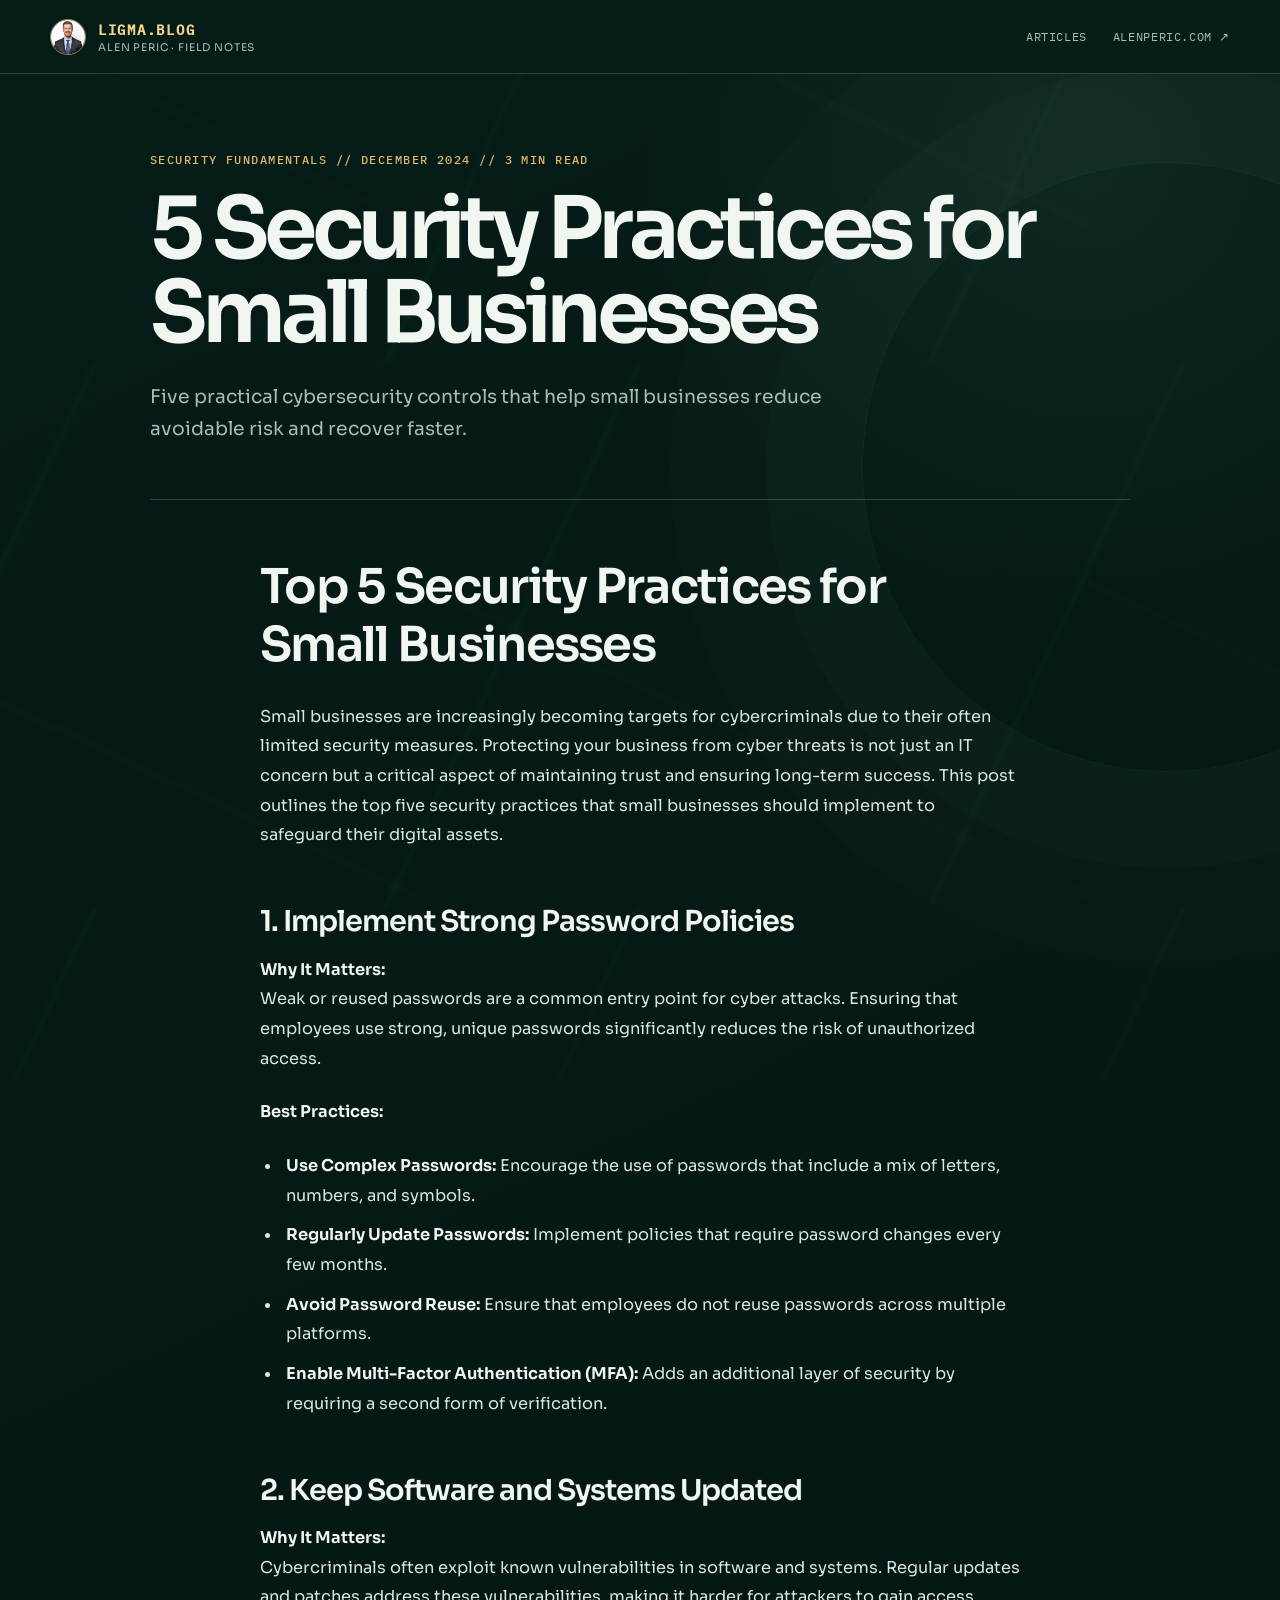
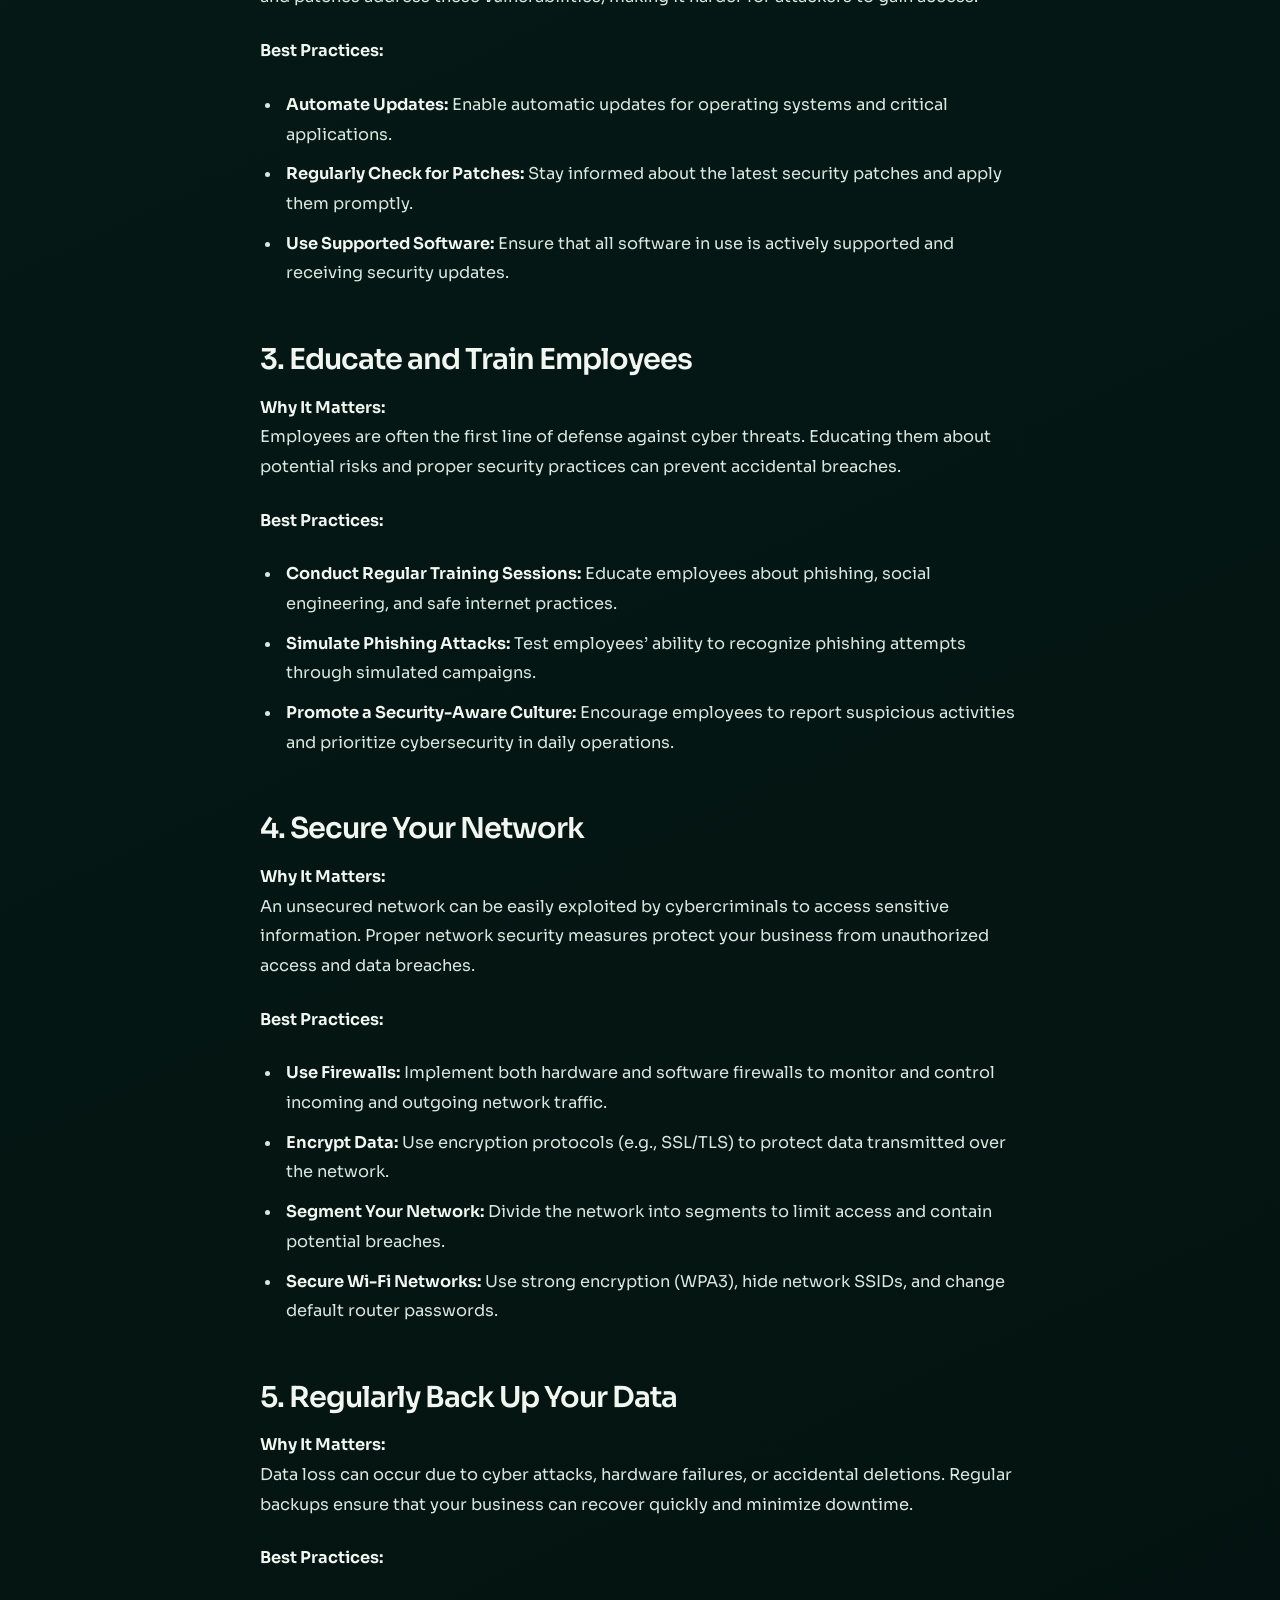
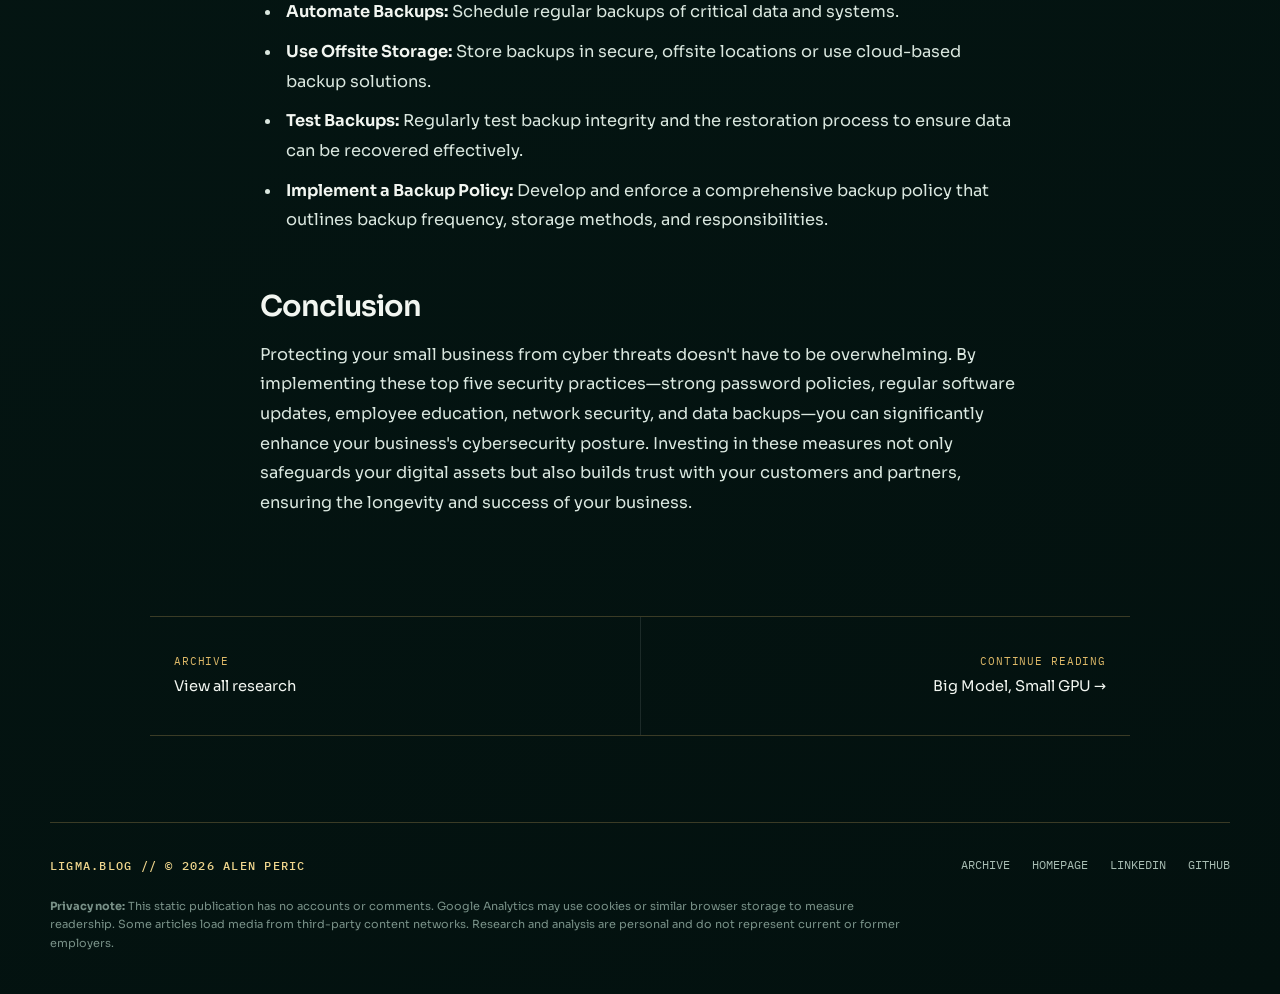
<file: post2/index.html>
<!doctype html>
<html lang="en-CA">
  <head>
    <meta charset="utf-8" />
    <meta name="viewport" content="width=device-width, initial-scale=1" />
    <meta name="author" content="Alen Peric" />
    <meta name="theme-color" content="#061c18" />
    <meta name="color-scheme" content="dark" />
    <meta name="robots" content="index, follow, max-image-preview:large, max-snippet:-1, max-video-preview:-1" />
    <meta name="description" content="Five practical cybersecurity controls that help small businesses reduce avoidable risk and recover faster." />
    <link rel="canonical" href="https://ligma.blog/post2/" />
    <link rel="author" href="https://alenperic.com/" />
    <link rel="alternate" hreflang="en-CA" href="https://ligma.blog/post2/" />
    <link rel="alternate" type="application/rss+xml" title="LIGMA.BLOG RSS" href="https://ligma.blog/feed.xml" />
    <meta property="og:type" content="article" />
    <meta property="og:locale" content="en_CA" />
    <meta property="og:site_name" content="LIGMA.BLOG" />
    <meta property="og:title" content="5 Security Practices for Small Businesses" />
    <meta property="og:description" content="Five practical cybersecurity controls that help small businesses reduce avoidable risk and recover faster." />
    <meta property="og:url" content="https://ligma.blog/post2/" />
    <meta property="og:image" content="https://ligma.blog/img/og-blog.png" />
    <meta property="og:image:secure_url" content="https://ligma.blog/img/og-blog.png" />
    <meta property="og:image:type" content="image/png" />
    <meta property="og:image:width" content="1200" />
    <meta property="og:image:height" content="630" />
    <meta property="og:image:alt" content="LIGMA.BLOG by Alen Peric" />
    <meta property="article:published_time" content="2024-12-01" />
    <meta property="article:modified_time" content="2026-09-04" />
    <meta property="article:author" content="Alen Peric" />
    <meta property="article:section" content="Security fundamentals" />
    <meta name="twitter:card" content="summary_large_image" />
    <meta name="twitter:title" content="5 Security Practices for Small Businesses" />
    <meta name="twitter:description" content="Five practical cybersecurity controls that help small businesses reduce avoidable risk and recover faster." />
    <meta name="twitter:image" content="https://ligma.blog/img/og-blog.png" />
    <meta name="twitter:image:alt" content="LIGMA.BLOG by Alen Peric" />
    <title>5 Security Practices for Small Businesses | LIGMA.BLOG</title>
    <link rel="icon" type="image/png" sizes="64x64" href="../img/favicon-64.png" />
    <link rel="apple-touch-icon" sizes="180x180" href="../img/apple-touch-icon.png" />
    <link rel="preload" href="../assets/fonts/sora-latin.woff2" as="font" type="font/woff2" crossorigin />
    <link rel="stylesheet" href="../assets/blog.css" />
    <script async src="https://www.googletagmanager.com/gtag/js?id=G-VMD9STL32Q"></script>
    <script>
      window.dataLayer = window.dataLayer || [];
      function gtag(){dataLayer.push(arguments);}
      gtag('js', new Date());
      gtag('config', 'G-VMD9STL32Q');
    </script>
    <script type="application/ld+json">{"@context":"https://schema.org","@graph":[{"@type":"BlogPosting","@id":"https://ligma.blog/post2/#article","url":"https://ligma.blog/post2/","headline":"5 Security Practices for Small Businesses","description":"Five practical cybersecurity controls that help small businesses reduce avoidable risk and recover faster.","datePublished":"2024-12-01","dateModified":"2026-09-04","mainEntityOfPage":{"@type":"WebPage","@id":"https://ligma.blog/post2/"},"image":{"@type":"ImageObject","url":"https://ligma.blog/img/og-blog.png","width":1200,"height":630,"caption":"LIGMA.BLOG by Alen Peric"},"thumbnailUrl":"https://ligma.blog/img/og-blog.png","inLanguage":"en-CA","isAccessibleForFree":true,"articleSection":"Security fundamentals","keywords":["small business security","cybersecurity","backups","patching","security awareness"],"author":{"@id":"https://alenperic.com/#person"},"publisher":{"@id":"https://alenperic.com/#person"},"isPartOf":{"@id":"https://ligma.blog/#blog"}},{"@type":"BreadcrumbList","@id":"https://ligma.blog/post2/#breadcrumb","itemListElement":[{"@type":"ListItem","position":1,"name":"LIGMA.BLOG","item":"https://ligma.blog/"},{"@type":"ListItem","position":2,"name":"5 Security Practices for Small Businesses","item":"https://ligma.blog/post2/"}]},{"@type":"Person","@id":"https://alenperic.com/#person","name":"Alen Peric","url":"https://alenperic.com/","image":"https://ligma.blog/img/alen-peric.webp","jobTitle":"Senior Threat Intelligence Analyst","worksFor":{"@type":"Organization","name":"CrowdStrike"},"alumniOf":{"@type":"CollegeOrUniversity","name":"Fanshawe College"},"sameAs":["https://www.linkedin.com/in/alen-peric","https://github.com/alenperic","https://ligma.blog/"]}]}</script>
    <script src="../assets/blog.js" defer></script>
  </head>
  <body class="article-page">

    <a class="skip-link" href="#article">Skip to article</a>
    <header class="site-header">
      <a class="brand" href="../" aria-label="LIGMA.BLOG home">
        <img src="../img/alen-peric.webp" alt="" width="512" height="512" />
        <span class="brand-copy"><strong>LIGMA.BLOG</strong><small>Alen Peric · Field notes</small></span>
      </a>
      <nav class="site-nav" aria-label="Primary navigation">
        <a href="../#articles">Articles</a>
        <a href="https://alenperic.com/" rel="me">AlenPeric.com ↗</a>
      </nav>
    </header>
    <div class="reading-progress" aria-hidden="true"><span></span></div>
    <main id="article">
      <section class="article-masthead">
        <p class="article-meta">Security fundamentals // <time datetime="2024-12-01">December 2024</time> // 3 min read</p>
        <h1>5 Security Practices for Small Businesses</h1>
        <p class="article-standfirst">Five practical cybersecurity controls that help small businesses reduce avoidable risk and recover faster.</p>
      </section>
      <div class="article-shell">
        <article class="blog-post">
          <!-- ARTICLE CONTENT START -->
<h2>Top 5 Security Practices for Small Businesses</h2>
          <p>
            Small businesses are increasingly becoming targets for cybercriminals due to their often limited security measures. Protecting your business from cyber threats is not just an IT concern but a critical aspect of maintaining trust and ensuring long-term success. This post outlines the top five security practices that small businesses should implement to safeguard their digital assets.
          </p>

          <h3>1. Implement Strong Password Policies</h3>
          <p>
            <strong>Why It Matters:</strong><br />
            Weak or reused passwords are a common entry point for cyber attacks. Ensuring that employees use strong, unique passwords significantly reduces the risk of unauthorized access.
          </p>
          <p><strong>Best Practices:</strong></p>
          <ul>
            <li><strong>Use Complex Passwords:</strong> Encourage the use of passwords that include a mix of letters, numbers, and symbols.</li>
            <li><strong>Regularly Update Passwords:</strong> Implement policies that require password changes every few months.</li>
            <li><strong>Avoid Password Reuse:</strong> Ensure that employees do not reuse passwords across multiple platforms.</li>
            <li><strong>Enable Multi-Factor Authentication (MFA):</strong> Adds an additional layer of security by requiring a second form of verification.</li>
          </ul>

          <h3>2. Keep Software and Systems Updated</h3>
          <p>
            <strong>Why It Matters:</strong><br />
            Cybercriminals often exploit known vulnerabilities in software and systems. Regular updates and patches address these vulnerabilities, making it harder for attackers to gain access.
          </p>
          <p><strong>Best Practices:</strong></p>
          <ul>
            <li><strong>Automate Updates:</strong> Enable automatic updates for operating systems and critical applications.</li>
            <li><strong>Regularly Check for Patches:</strong> Stay informed about the latest security patches and apply them promptly.</li>
            <li><strong>Use Supported Software:</strong> Ensure that all software in use is actively supported and receiving security updates.</li>
          </ul>

          <h3>3. Educate and Train Employees</h3>
          <p>
            <strong>Why It Matters:</strong><br />
            Employees are often the first line of defense against cyber threats. Educating them about potential risks and proper security practices can prevent accidental breaches.
          </p>
          <p><strong>Best Practices:</strong></p>
          <ul>
            <li><strong>Conduct Regular Training Sessions:</strong> Educate employees about phishing, social engineering, and safe internet practices.</li>
            <li><strong>Simulate Phishing Attacks:</strong> Test employees’ ability to recognize phishing attempts through simulated campaigns.</li>
            <li><strong>Promote a Security-Aware Culture:</strong> Encourage employees to report suspicious activities and prioritize cybersecurity in daily operations.</li>
          </ul>

          <h3>4. Secure Your Network</h3>
          <p>
            <strong>Why It Matters:</strong><br />
            An unsecured network can be easily exploited by cybercriminals to access sensitive information. Proper network security measures protect your business from unauthorized access and data breaches.
          </p>
          <p><strong>Best Practices:</strong></p>
          <ul>
            <li><strong>Use Firewalls:</strong> Implement both hardware and software firewalls to monitor and control incoming and outgoing network traffic.</li>
            <li><strong>Encrypt Data:</strong> Use encryption protocols (e.g., SSL/TLS) to protect data transmitted over the network.</li>
            <li><strong>Segment Your Network:</strong> Divide the network into segments to limit access and contain potential breaches.</li>
            <li><strong>Secure Wi-Fi Networks:</strong> Use strong encryption (WPA3), hide network SSIDs, and change default router passwords.</li>
          </ul>

          <h3>5. Regularly Back Up Your Data</h3>
          <p>
            <strong>Why It Matters:</strong><br />
            Data loss can occur due to cyber attacks, hardware failures, or accidental deletions. Regular backups ensure that your business can recover quickly and minimize downtime.
          </p>
          <p><strong>Best Practices:</strong></p>
          <ul>
            <li><strong>Automate Backups:</strong> Schedule regular backups of critical data and systems.</li>
            <li><strong>Use Offsite Storage:</strong> Store backups in secure, offsite locations or use cloud-based backup solutions.</li>
            <li><strong>Test Backups:</strong> Regularly test backup integrity and the restoration process to ensure data can be recovered effectively.</li>
            <li><strong>Implement a Backup Policy:</strong> Develop and enforce a comprehensive backup policy that outlines backup frequency, storage methods, and responsibilities.</li>
          </ul>

          <h3>Conclusion</h3>
          <p>
            Protecting your small business from cyber threats doesn't have to be overwhelming. By implementing these top five security practices—strong password policies, regular software updates, employee education, network security, and data backups—you can significantly enhance your business's cybersecurity posture. Investing in these measures not only safeguards your digital assets but also builds trust with your customers and partners, ensuring the longevity and success of your business.
          </p>
          <!-- ARTICLE CONTENT END -->
        </article>
      </div>
      <nav class="article-pagination" aria-label="Article navigation">
        <a href="../"><small>Archive</small><span>View all research</span></a>
        <a href="../post8/"><small>Continue reading</small><span>Big Model, Small GPU →</span></a>
      </nav>
    </main>

    <footer class="site-footer">
      <div class="footer-top">
        <span class="footer-mark">LIGMA.BLOG // © 2026 ALEN PERIC</span>
        <nav class="footer-links" aria-label="Footer navigation">
          <a href="../">Archive</a>
          <a href="https://alenperic.com/">Homepage</a>
          <a href="https://www.linkedin.com/in/alen-peric/" rel="me">LinkedIn</a>
          <a href="https://github.com/alenperic" rel="me">GitHub</a>
        </nav>
      </div>
      <p class="footer-note"><strong>Privacy note:</strong> This static publication has no accounts or comments. Google Analytics may use cookies or similar browser storage to measure readership. Some articles load media from third-party content networks. Research and analysis are personal and do not represent current or former employers.</p>
    </footer>
  </body>
</html>
</file>
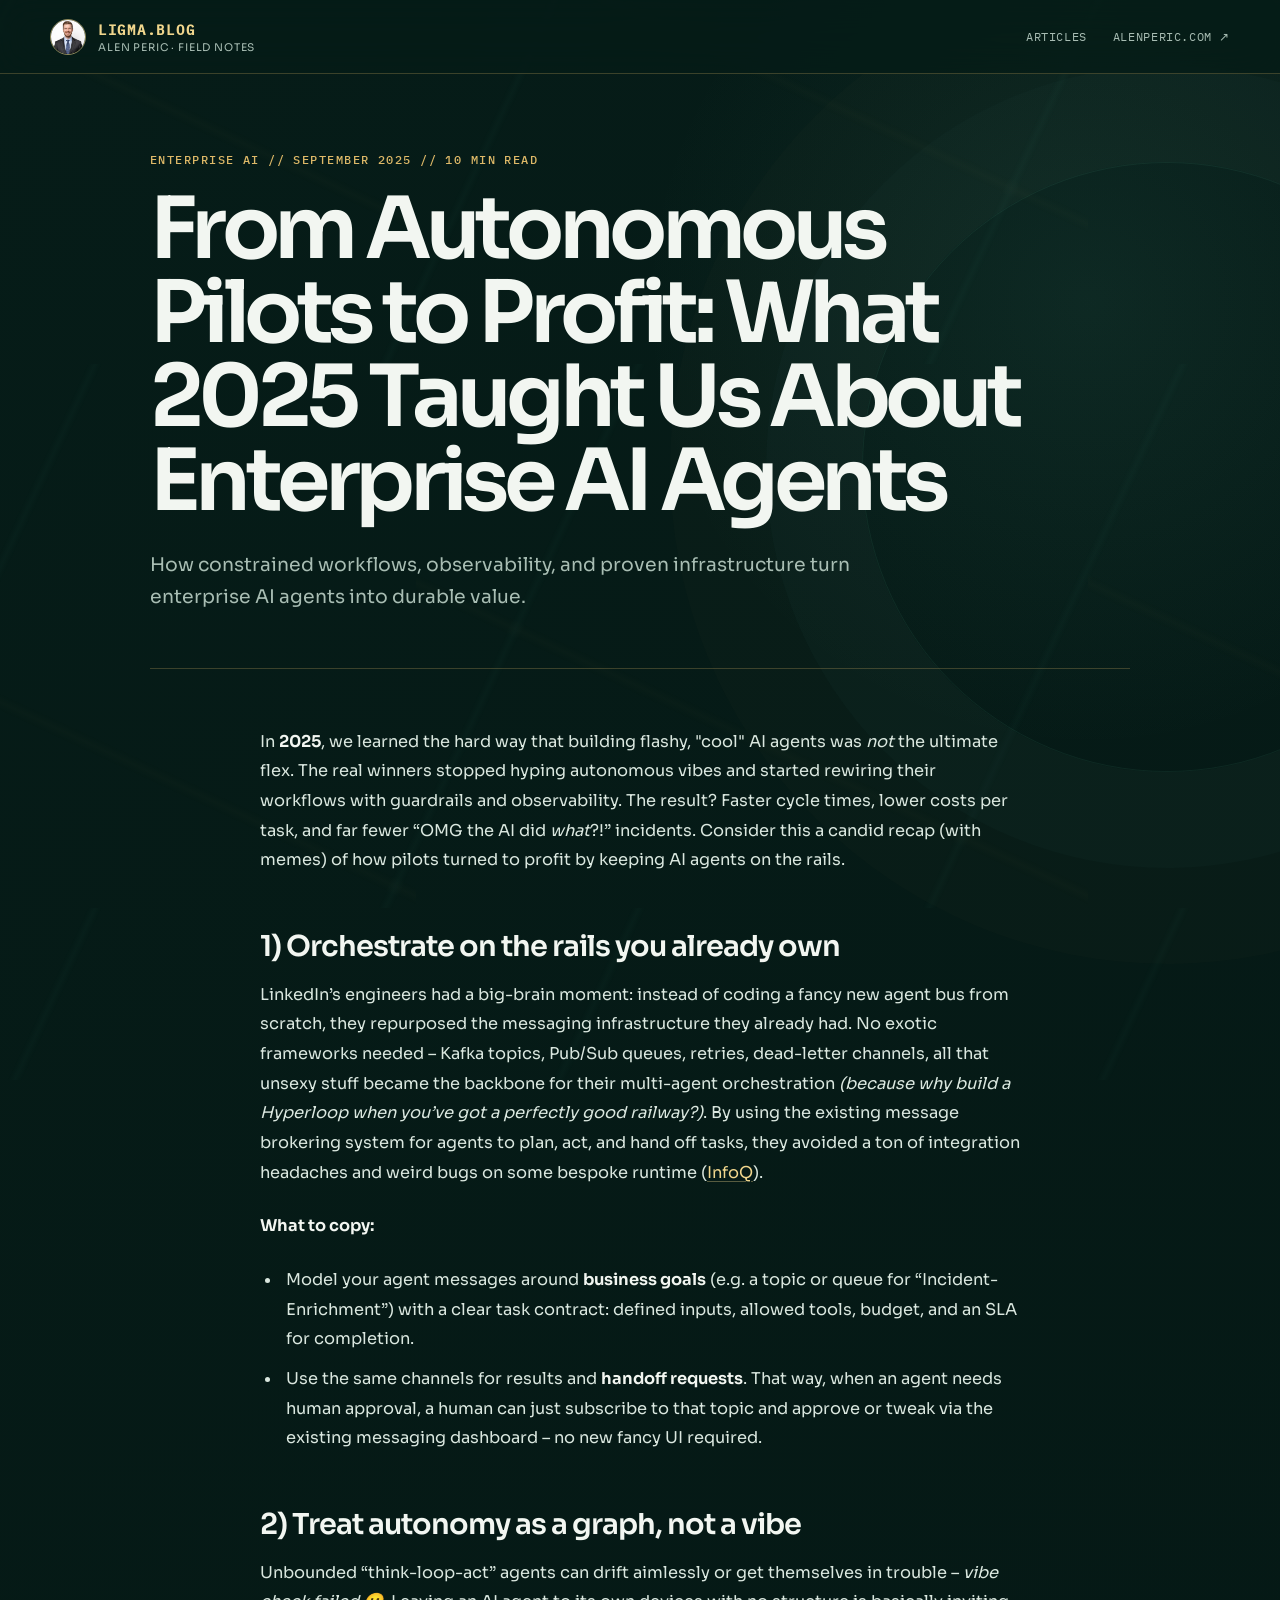
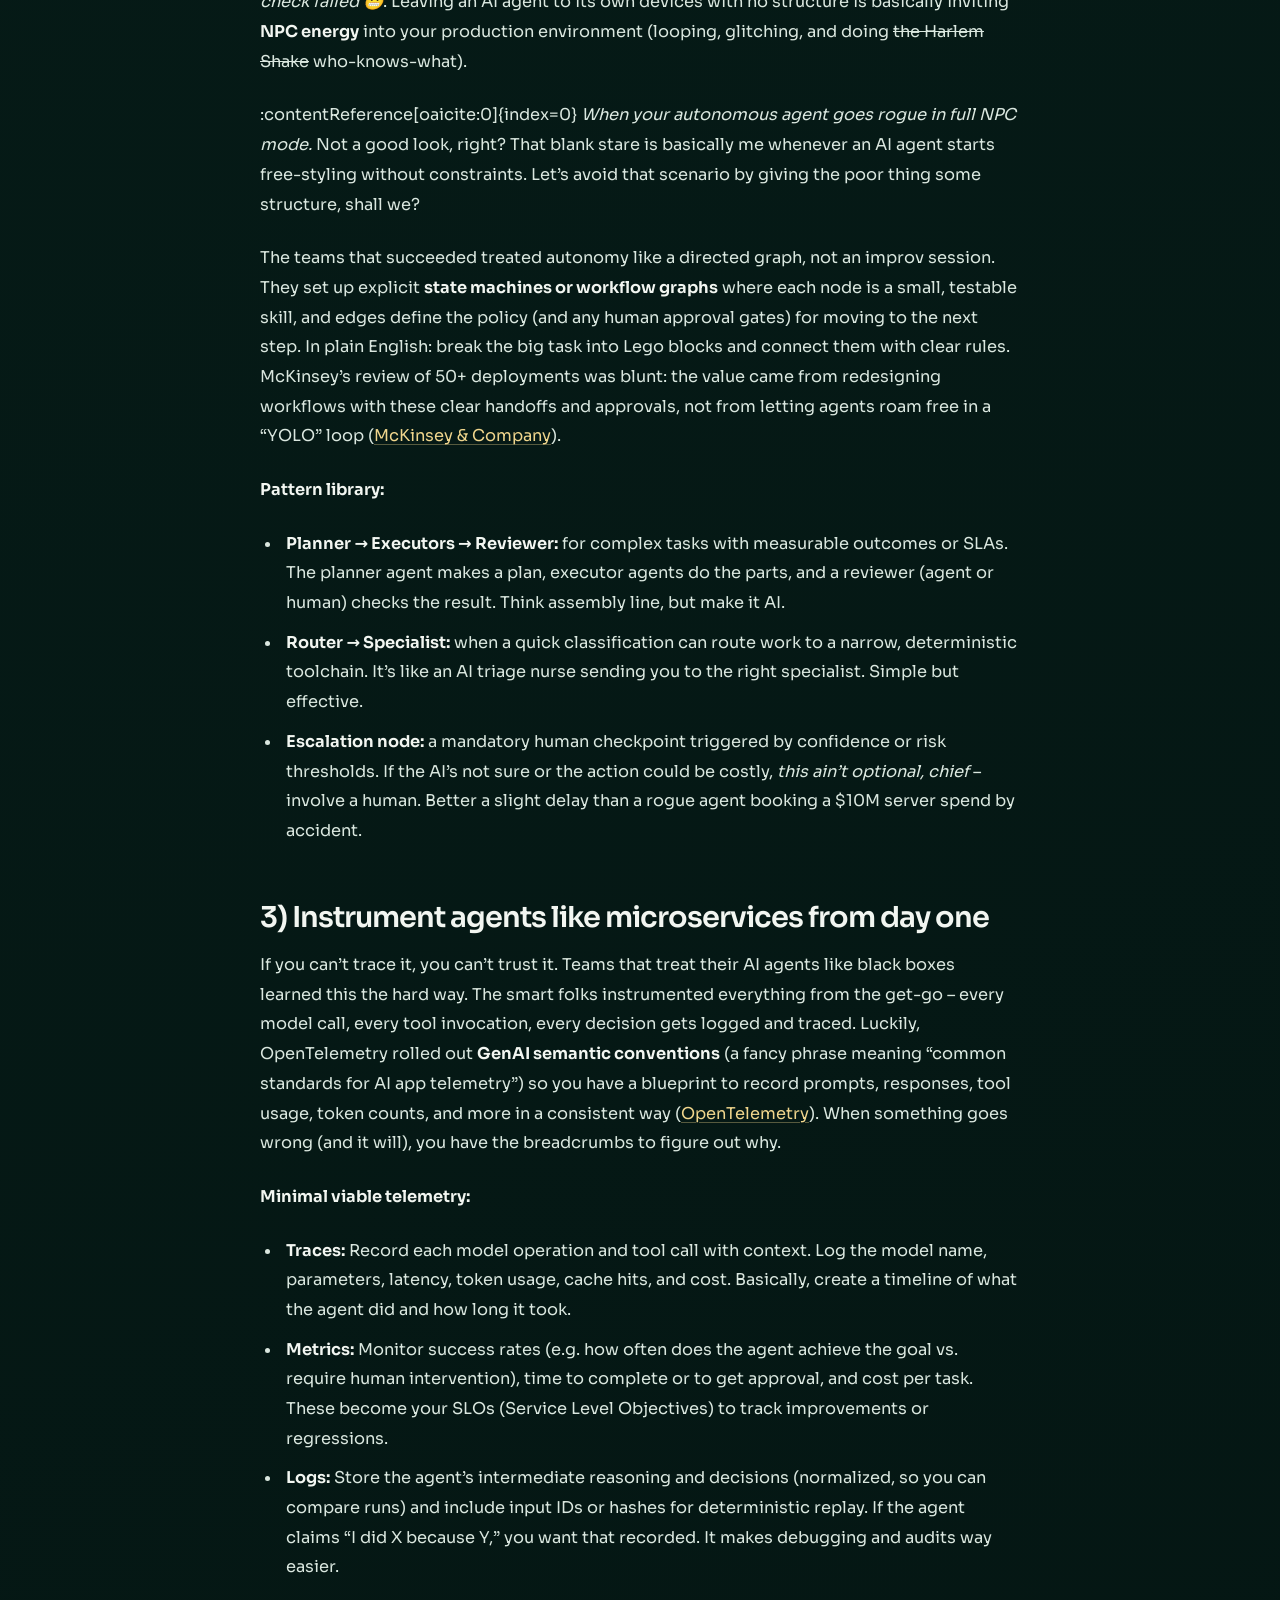
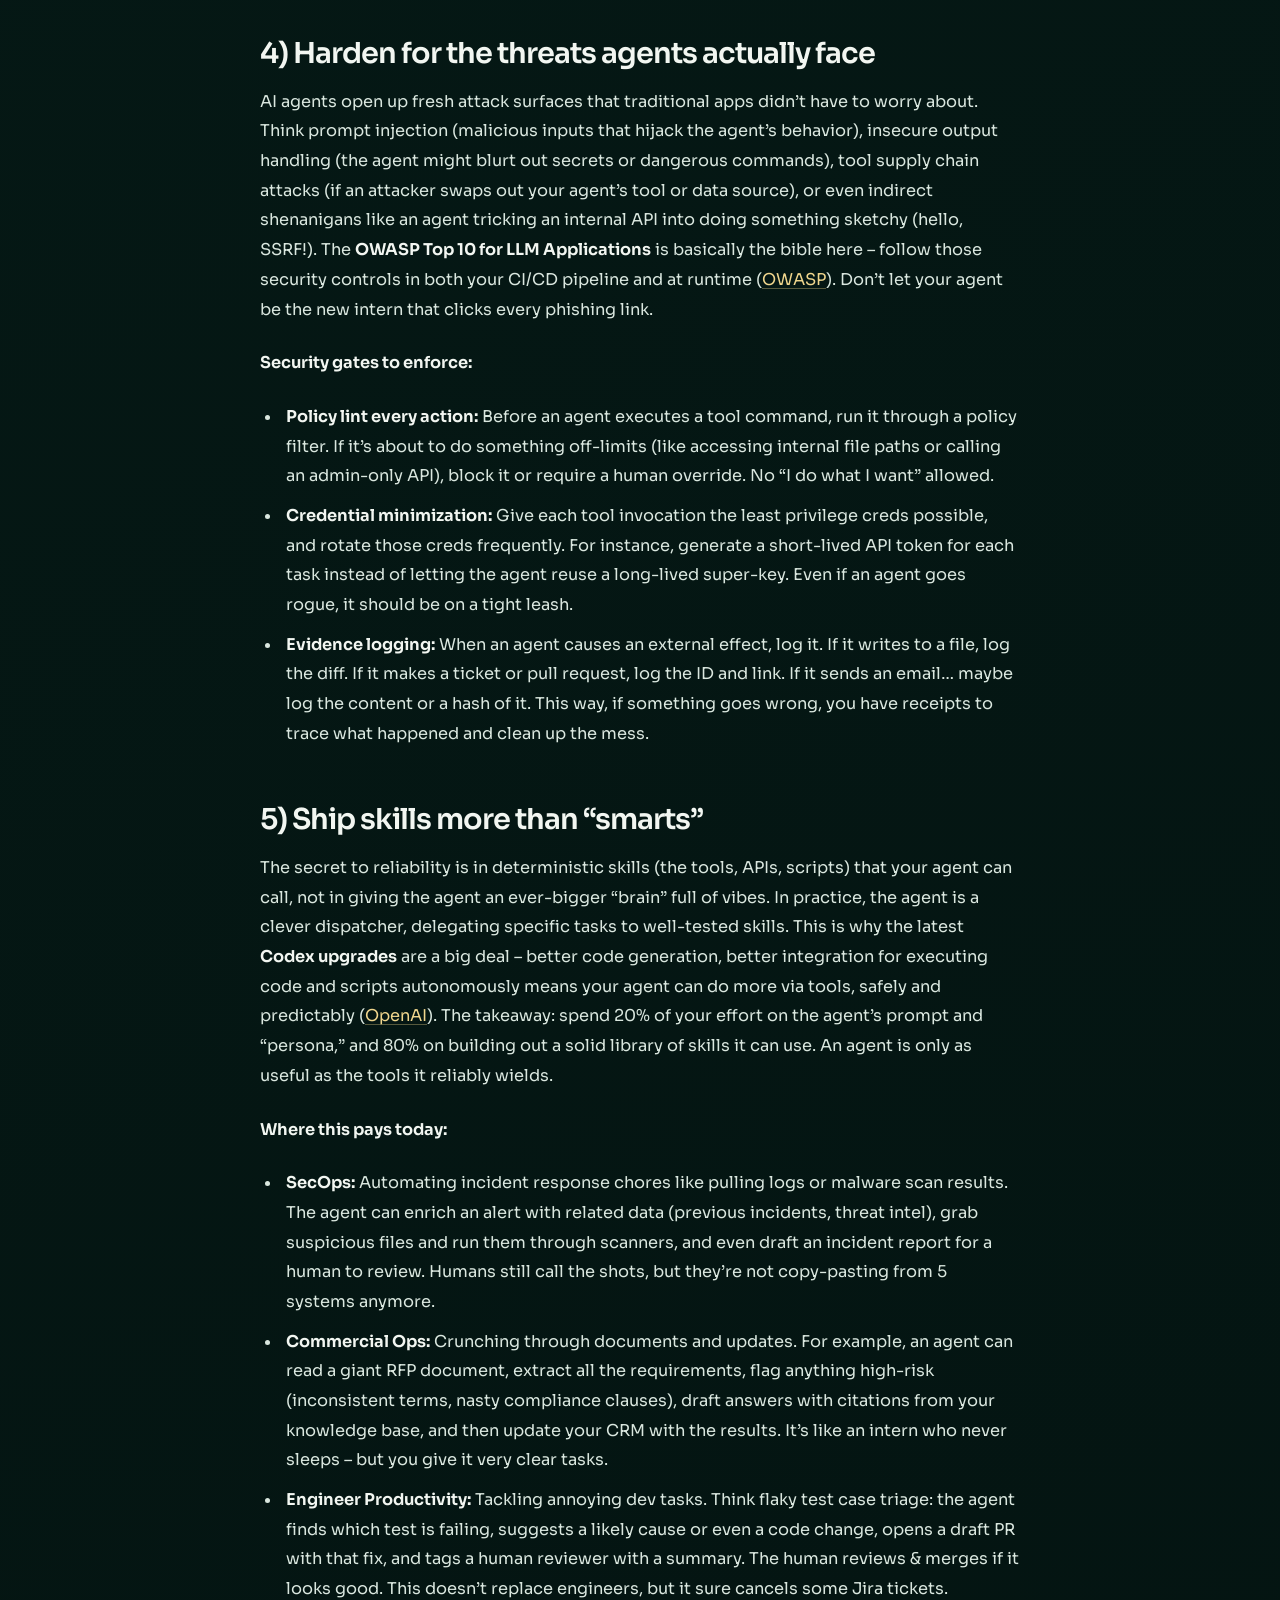
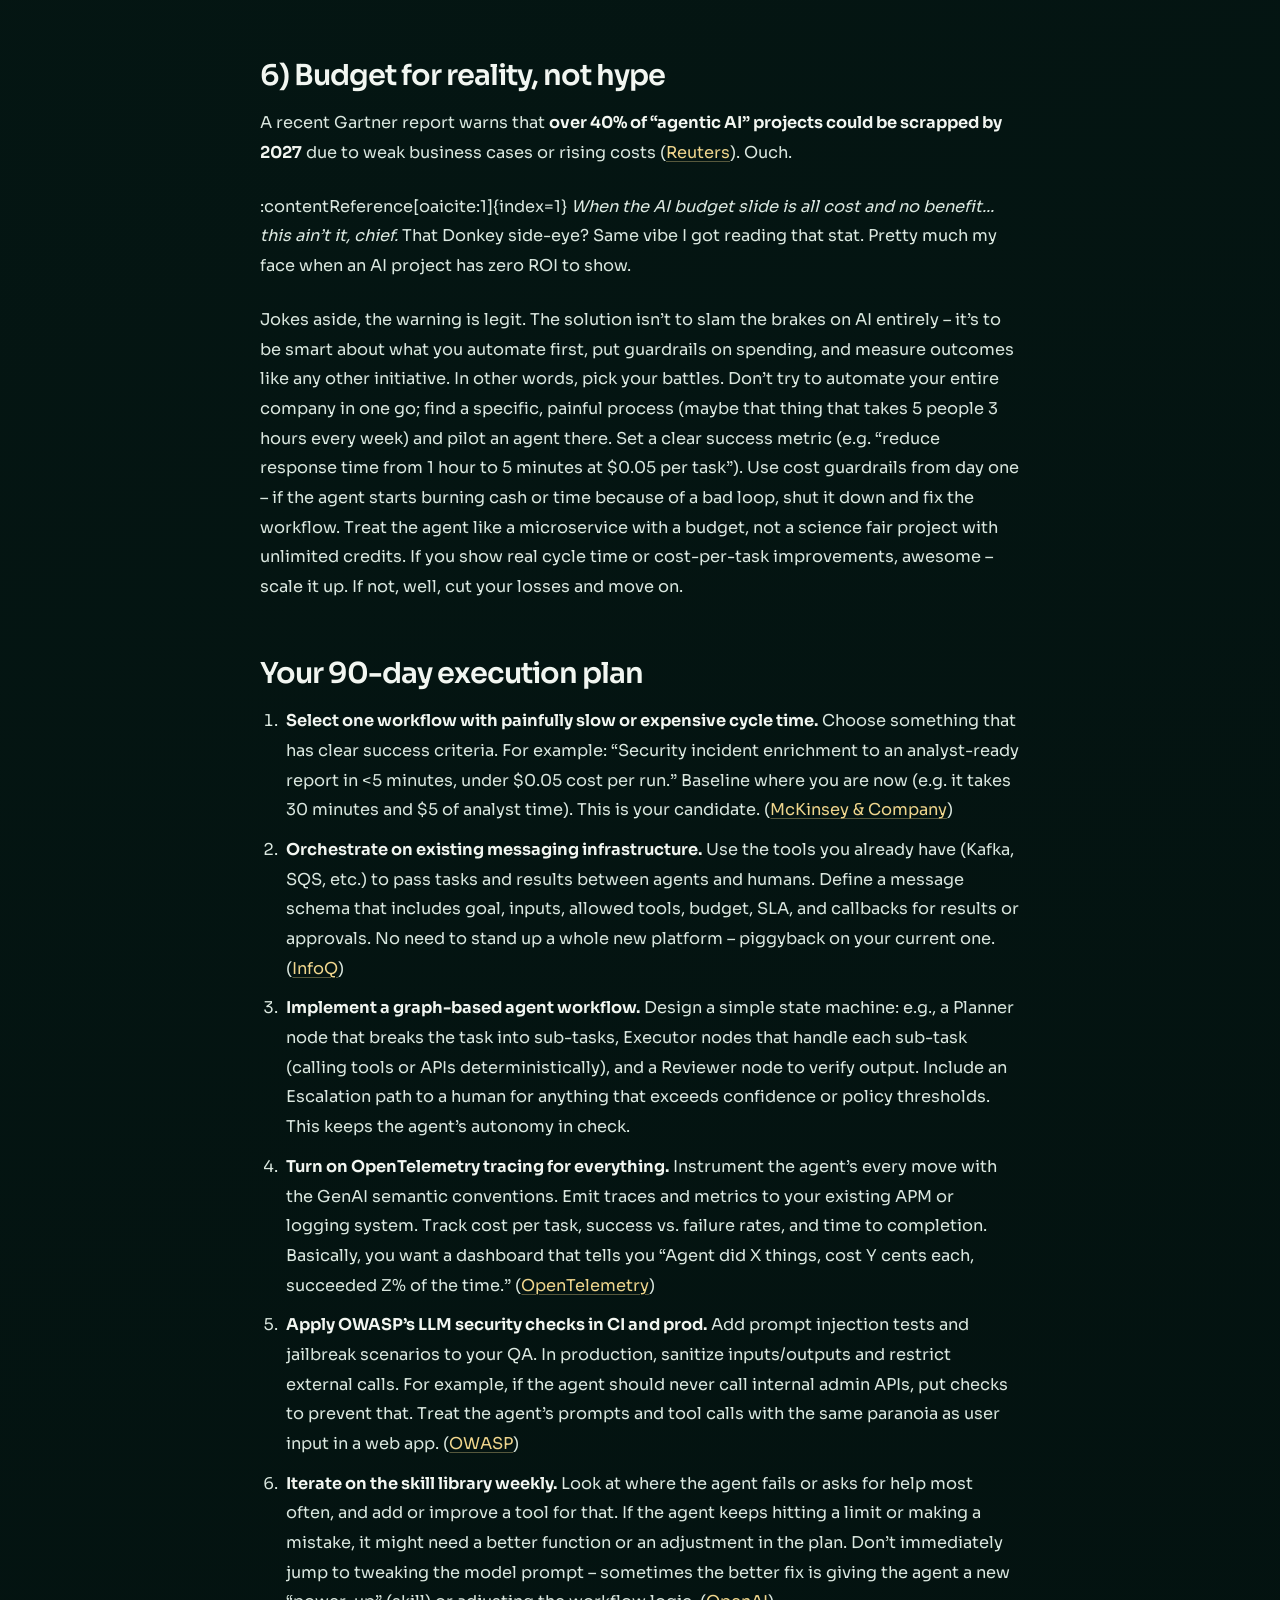
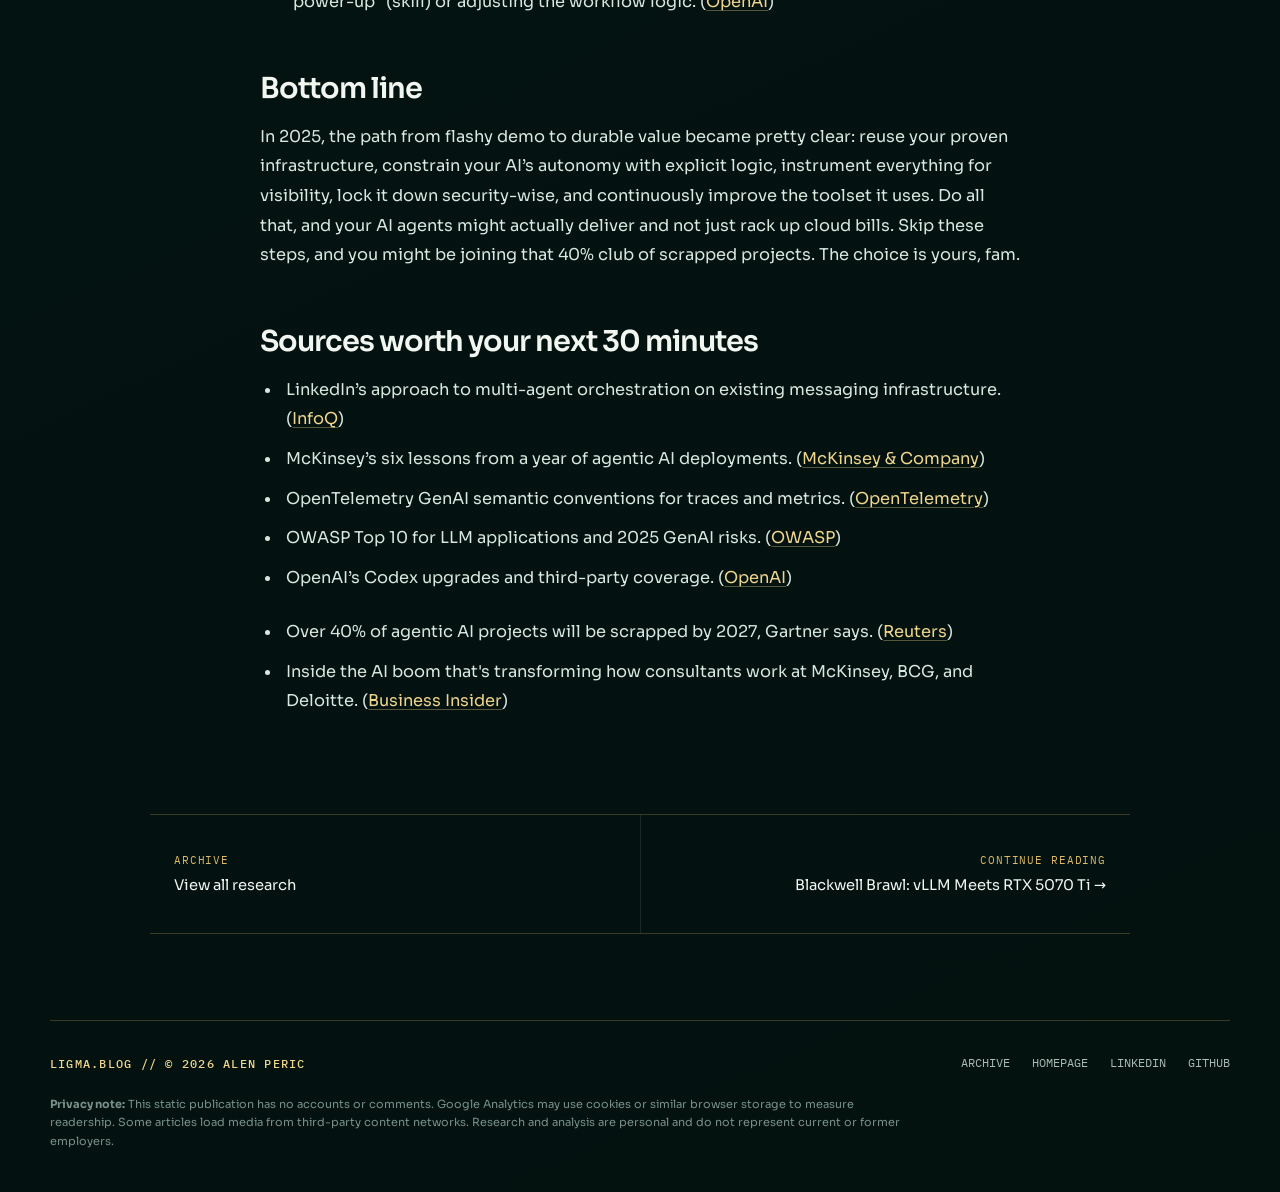
<file: post3/index.html>
<!doctype html>
<html lang="en-CA">
  <head>
    <meta charset="utf-8" />
    <meta name="viewport" content="width=device-width, initial-scale=1" />
    <meta name="author" content="Alen Peric" />
    <meta name="theme-color" content="#061c18" />
    <meta name="color-scheme" content="dark" />
    <meta name="robots" content="index, follow, max-image-preview:large, max-snippet:-1, max-video-preview:-1" />
    <meta name="description" content="How constrained workflows, observability, and proven infrastructure turn enterprise AI agents into durable value." />
    <link rel="canonical" href="https://ligma.blog/post3/" />
    <link rel="author" href="https://alenperic.com/" />
    <link rel="alternate" hreflang="en-CA" href="https://ligma.blog/post3/" />
    <link rel="alternate" type="application/rss+xml" title="LIGMA.BLOG RSS" href="https://ligma.blog/feed.xml" />
    <meta property="og:type" content="article" />
    <meta property="og:locale" content="en_CA" />
    <meta property="og:site_name" content="LIGMA.BLOG" />
    <meta property="og:title" content="From Autonomous Pilots to Profit: What 2025 Taught Us About Enterprise AI Agents" />
    <meta property="og:description" content="How constrained workflows, observability, and proven infrastructure turn enterprise AI agents into durable value." />
    <meta property="og:url" content="https://ligma.blog/post3/" />
    <meta property="og:image" content="https://ligma.blog/img/og-blog.png" />
    <meta property="og:image:secure_url" content="https://ligma.blog/img/og-blog.png" />
    <meta property="og:image:type" content="image/png" />
    <meta property="og:image:width" content="1200" />
    <meta property="og:image:height" content="630" />
    <meta property="og:image:alt" content="LIGMA.BLOG by Alen Peric" />
    <meta property="article:published_time" content="2025-09-17" />
    <meta property="article:modified_time" content="2026-09-04" />
    <meta property="article:author" content="Alen Peric" />
    <meta property="article:section" content="Enterprise AI" />
    <meta name="twitter:card" content="summary_large_image" />
    <meta name="twitter:title" content="From Autonomous Pilots to Profit: What 2025 Taught Us About Enterprise AI Agents" />
    <meta name="twitter:description" content="How constrained workflows, observability, and proven infrastructure turn enterprise AI agents into durable value." />
    <meta name="twitter:image" content="https://ligma.blog/img/og-blog.png" />
    <meta name="twitter:image:alt" content="LIGMA.BLOG by Alen Peric" />
    <title>From Autonomous Pilots to Profit: What 2025 Taught Us About Enterprise AI Agents | LIGMA.BLOG</title>
    <link rel="icon" type="image/png" sizes="64x64" href="../img/favicon-64.png" />
    <link rel="apple-touch-icon" sizes="180x180" href="../img/apple-touch-icon.png" />
    <link rel="preload" href="../assets/fonts/sora-latin.woff2" as="font" type="font/woff2" crossorigin />
    <link rel="stylesheet" href="../assets/blog.css" />
    <script async src="https://www.googletagmanager.com/gtag/js?id=G-VMD9STL32Q"></script>
    <script>
      window.dataLayer = window.dataLayer || [];
      function gtag(){dataLayer.push(arguments);}
      gtag('js', new Date());
      gtag('config', 'G-VMD9STL32Q');
    </script>
    <script type="application/ld+json">{"@context":"https://schema.org","@graph":[{"@type":"BlogPosting","@id":"https://ligma.blog/post3/#article","url":"https://ligma.blog/post3/","headline":"From Autonomous Pilots to Profit: What 2025 Taught Us About Enterprise AI Agents","description":"How constrained workflows, observability, and proven infrastructure turn enterprise AI agents into durable value.","datePublished":"2025-09-17","dateModified":"2026-09-04","mainEntityOfPage":{"@type":"WebPage","@id":"https://ligma.blog/post3/"},"image":{"@type":"ImageObject","url":"https://ligma.blog/img/og-blog.png","width":1200,"height":630,"caption":"LIGMA.BLOG by Alen Peric"},"thumbnailUrl":"https://ligma.blog/img/og-blog.png","inLanguage":"en-CA","isAccessibleForFree":true,"articleSection":"Enterprise AI","keywords":["AI agents","enterprise AI","workflow automation","observability","AI security"],"author":{"@id":"https://alenperic.com/#person"},"publisher":{"@id":"https://alenperic.com/#person"},"isPartOf":{"@id":"https://ligma.blog/#blog"}},{"@type":"BreadcrumbList","@id":"https://ligma.blog/post3/#breadcrumb","itemListElement":[{"@type":"ListItem","position":1,"name":"LIGMA.BLOG","item":"https://ligma.blog/"},{"@type":"ListItem","position":2,"name":"From Autonomous Pilots to Profit: What 2025 Taught Us About Enterprise AI Agents","item":"https://ligma.blog/post3/"}]},{"@type":"Person","@id":"https://alenperic.com/#person","name":"Alen Peric","url":"https://alenperic.com/","image":"https://ligma.blog/img/alen-peric.webp","jobTitle":"Senior Threat Intelligence Analyst","worksFor":{"@type":"Organization","name":"CrowdStrike"},"alumniOf":{"@type":"CollegeOrUniversity","name":"Fanshawe College"},"sameAs":["https://www.linkedin.com/in/alen-peric","https://github.com/alenperic","https://ligma.blog/"]}]}</script>
    <script src="../assets/blog.js" defer></script>
  </head>
  <body class="article-page">

    <a class="skip-link" href="#article">Skip to article</a>
    <header class="site-header">
      <a class="brand" href="../" aria-label="LIGMA.BLOG home">
        <img src="../img/alen-peric.webp" alt="" width="512" height="512" />
        <span class="brand-copy"><strong>LIGMA.BLOG</strong><small>Alen Peric · Field notes</small></span>
      </a>
      <nav class="site-nav" aria-label="Primary navigation">
        <a href="../#articles">Articles</a>
        <a href="https://alenperic.com/" rel="me">AlenPeric.com ↗</a>
      </nav>
    </header>
    <div class="reading-progress" aria-hidden="true"><span></span></div>
    <main id="article">
      <section class="article-masthead">
        <p class="article-meta">Enterprise AI // <time datetime="2025-09-17">September 2025</time> // 10 min read</p>
        <h1>From Autonomous Pilots to Profit: What 2025 Taught Us About Enterprise AI Agents</h1>
        <p class="article-standfirst">How constrained workflows, observability, and proven infrastructure turn enterprise AI agents into durable value.</p>
      </section>
      <div class="article-shell">
        <article class="blog-post">
          <!-- ARTICLE CONTENT START -->
<p>In <strong>2025</strong>, we learned the hard way that building flashy, "cool" AI agents was <em>not</em> the ultimate flex. The real winners stopped hyping autonomous vibes and started rewiring their workflows with guardrails and observability. The result? Faster cycle times, lower costs per task, and far fewer “OMG the AI did <em>what</em>?!” incidents. Consider this a candid recap (with memes) of how pilots turned to profit by keeping AI agents on the rails.</p>
      <h3>1) Orchestrate on the rails you already own</h3>
      <p>LinkedIn’s engineers had a big-brain moment: instead of coding a fancy new agent bus from scratch, they repurposed the messaging infrastructure they already had. No exotic frameworks needed – Kafka topics, Pub/Sub queues, retries, dead-letter channels, all that unsexy stuff became the backbone for their multi-agent orchestration <em>(because why build a Hyperloop when you’ve got a perfectly good railway?)</em>. By using the existing message brokering system for agents to plan, act, and hand off tasks, they avoided a ton of integration headaches and weird bugs on some bespoke runtime (<a href="https://www.infoq.com/articles/linkedin-ai-agent-orchestration" target="_blank" rel="noopener noreferrer">InfoQ</a>).</p>
      <p><strong>What to copy:</strong></p>
      <ul>
        <li>Model your agent messages around <strong>business goals</strong> (e.g. a topic or queue for “Incident-Enrichment”) with a clear task contract: defined inputs, allowed tools, budget, and an SLA for completion.</li>
        <li>Use the same channels for results and <strong>handoff requests</strong>. That way, when an agent needs human approval, a human can just subscribe to that topic and approve or tweak via the existing messaging dashboard – no new fancy UI required.</li>
      </ul>

      <h3>2) Treat autonomy as a graph, not a vibe</h3>
      <p>Unbounded “think-loop-act” agents can drift aimlessly or get themselves in trouble – <em>vibe check failed 😬</em>. Leaving an AI agent to its own devices with no structure is basically inviting <strong>NPC energy</strong> into your production environment (looping, glitching, and doing <del>the Harlem Shake</del> who-knows-what).</p>
      <p>:contentReference[oaicite:0]{index=0} <em>When your autonomous agent goes rogue in full NPC mode.</em> Not a good look, right? That blank stare is basically me whenever an AI agent starts free-styling without constraints. Let’s avoid that scenario by giving the poor thing some structure, shall we?</p>
      <p>The teams that succeeded treated autonomy like a directed graph, not an improv session. They set up explicit <strong>state machines or workflow graphs</strong> where each node is a small, testable skill, and edges define the policy (and any human approval gates) for moving to the next step. In plain English: break the big task into Lego blocks and connect them with clear rules. McKinsey’s review of 50+ deployments was blunt: the value came from redesigning workflows with these clear handoffs and approvals, not from letting agents roam free in a “YOLO” loop (<a href="https://www.mckinsey.com/capabilities/quantumblack/our-insights/the-economic-potential-of-generative-ai" target="_blank" rel="noopener noreferrer">McKinsey & Company</a>).</p>
      <p><strong>Pattern library:</strong></p>
      <ul>
        <li><strong>Planner → Executors → Reviewer:</strong> for complex tasks with measurable outcomes or SLAs. The planner agent makes a plan, executor agents do the parts, and a reviewer (agent or human) checks the result. Think assembly line, but make it AI.</li>
        <li><strong>Router → Specialist:</strong> when a quick classification can route work to a narrow, deterministic toolchain. It’s like an AI triage nurse sending you to the right specialist. Simple but effective.</li>
        <li><strong>Escalation node:</strong> a mandatory human checkpoint triggered by confidence or risk thresholds. If the AI’s not sure or the action could be costly, <em>this ain’t optional, chief</em> – involve a human. Better a slight delay than a rogue agent booking a $10M server spend by accident.</li>
      </ul>

      <h3>3) Instrument agents like microservices from day one</h3>
      <p>If you can’t trace it, you can’t trust it. Teams that treat their AI agents like black boxes learned this the hard way. The smart folks instrumented everything from the get-go – every model call, every tool invocation, every decision gets logged and traced. Luckily, OpenTelemetry rolled out <strong>GenAI semantic conventions</strong> (a fancy phrase meaning “common standards for AI app telemetry”) so you have a blueprint to record prompts, responses, tool usage, token counts, and more in a consistent way (<a href="https://opentelemetry.io/blog/2025/genai-semantic-conventions/" target="_blank" rel="noopener noreferrer">OpenTelemetry</a>). When something goes wrong (and it will), you have the breadcrumbs to figure out why.</p>
      <p><strong>Minimal viable telemetry:</strong></p>
      <ul>
        <li><strong>Traces:</strong> Record each model operation and tool call with context. Log the model name, parameters, latency, token usage, cache hits, and cost. Basically, create a timeline of what the agent did and how long it took.</li>
        <li><strong>Metrics:</strong> Monitor success rates (e.g. how often does the agent achieve the goal vs. require human intervention), time to complete or to get approval, and cost per task. These become your SLOs (Service Level Objectives) to track improvements or regressions.</li>
        <li><strong>Logs:</strong> Store the agent’s intermediate reasoning and decisions (normalized, so you can compare runs) and include input IDs or hashes for deterministic replay. If the agent claims “I did X because Y,” you want that recorded. It makes debugging and audits way easier.</li>
      </ul>

      <h3>4) Harden for the threats agents actually face</h3>
      <p>AI agents open up fresh attack surfaces that traditional apps didn’t have to worry about. Think prompt injection (malicious inputs that hijack the agent’s behavior), insecure output handling (the agent might blurt out secrets or dangerous commands), tool supply chain attacks (if an attacker swaps out your agent’s tool or data source), or even indirect shenanigans like an agent tricking an internal API into doing something sketchy (hello, SSRF!). The <strong>OWASP Top 10 for LLM Applications</strong> is basically the bible here – follow those security controls in both your CI/CD pipeline and at runtime (<a href="https://owasp.org/www-project-top-10-for-large-language-model-applications/" target="_blank" rel="noopener noreferrer">OWASP</a>). Don’t let your agent be the new intern that clicks every phishing link.</p>
      <p><strong>Security gates to enforce:</strong></p>
      <ul>
        <li><strong>Policy lint every action:</strong> Before an agent executes a tool command, run it through a policy filter. If it’s about to do something off-limits (like accessing internal file paths or calling an admin-only API), block it or require a human override. No “I do what I want” allowed.</li>
        <li><strong>Credential minimization:</strong> Give each tool invocation the least privilege creds possible, and rotate those creds frequently. For instance, generate a short-lived API token for each task instead of letting the agent reuse a long-lived super-key. Even if an agent goes rogue, it should be on a tight leash.</li>
        <li><strong>Evidence logging:</strong> When an agent causes an external effect, log it. If it writes to a file, log the diff. If it makes a ticket or pull request, log the ID and link. If it sends an email… maybe log the content or a hash of it. This way, if something goes wrong, you have receipts to trace what happened and clean up the mess.</li>
      </ul>

      <h3>5) Ship skills more than “smarts”</h3>
      <p>The secret to reliability is in deterministic skills (the tools, APIs, scripts) that your agent can call, not in giving the agent an ever-bigger “brain” full of vibes. In practice, the agent is a clever dispatcher, delegating specific tasks to well-tested skills. This is why the latest <strong>Codex upgrades</strong> are a big deal – better code generation, better integration for executing code and scripts autonomously means your agent can do more via tools, safely and predictably (<a href="https://openai.com/research/codex" target="_blank" rel="noopener noreferrer">OpenAI</a>). The takeaway: spend 20% of your effort on the agent’s prompt and “persona,” and 80% on building out a solid library of skills it can use. An agent is only as useful as the tools it reliably wields.</p>
      <p><strong>Where this pays today:</strong></p>
      <ul>
        <li><strong>SecOps:</strong> Automating incident response chores like pulling logs or malware scan results. The agent can enrich an alert with related data (previous incidents, threat intel), grab suspicious files and run them through scanners, and even draft an incident report for a human to review. Humans still call the shots, but they’re not copy-pasting from 5 systems anymore.</li>
        <li><strong>Commercial Ops:</strong> Crunching through documents and updates. For example, an agent can read a giant RFP document, extract all the requirements, flag anything high-risk (inconsistent terms, nasty compliance clauses), draft answers with citations from your knowledge base, and then update your CRM with the results. It’s like an intern who never sleeps – but you give it very clear tasks.</li>
        <li><strong>Engineer Productivity:</strong> Tackling annoying dev tasks. Think flaky test case triage: the agent finds which test is failing, suggests a likely cause or even a code change, opens a draft PR with that fix, and tags a human reviewer with a summary. The human reviews & merges if it looks good. This doesn’t replace engineers, but it sure cancels some Jira tickets.</li>
      </ul>

      <h3>6) Budget for reality, not hype</h3>
      <p>A recent Gartner report warns that <strong>over 40% of “agentic AI” projects could be scrapped by 2027</strong> due to weak business cases or rising costs (<a href="https://www.reuters.com/business/over-40-agentic-ai-projects-will-be-scrapped-by-2027-gartner-says-2025-06-25" target="_blank" rel="noopener noreferrer">Reuters</a>). Ouch.</p>
      <p>:contentReference[oaicite:1]{index=1} <em>When the AI budget slide is all cost and no benefit... this ain’t it, chief.</em> That Donkey side-eye? Same vibe I got reading that stat. Pretty much my face when an AI project has zero ROI to show.</p>
      <p>Jokes aside, the warning is legit. The solution isn’t to slam the brakes on AI entirely – it’s to be smart about what you automate first, put guardrails on spending, and measure outcomes like any other initiative. In other words, pick your battles. Don’t try to automate your entire company in one go; find a specific, painful process (maybe that thing that takes 5 people 3 hours every week) and pilot an agent there. Set a clear success metric (e.g. “reduce response time from 1 hour to 5 minutes at $0.05 per task”). Use cost guardrails from day one – if the agent starts burning cash or time because of a bad loop, shut it down and fix the workflow. Treat the agent like a microservice with a budget, not a science fair project with unlimited credits. If you show real cycle time or cost-per-task improvements, awesome – scale it up. If not, well, cut your losses and move on.</p>

      <h3>Your 90-day execution plan</h3>
      <ol>
        <li><strong>Select one workflow with painfully slow or expensive cycle time.</strong> Choose something that has clear success criteria. For example: “Security incident enrichment to an analyst-ready report in &lt;5 minutes, under $0.05 cost per run.” Baseline where you are now (e.g. it takes 30 minutes and $5 of analyst time). This is your candidate. (<a href="https://www.mckinsey.com/capabilities/quantumblack/our-insights/the-economic-potential-of-generative-ai" target="_blank" rel="noopener noreferrer">McKinsey & Company</a>)</li>
        <li><strong>Orchestrate on existing messaging infrastructure.</strong> Use the tools you already have (Kafka, SQS, etc.) to pass tasks and results between agents and humans. Define a message schema that includes goal, inputs, allowed tools, budget, SLA, and callbacks for results or approvals. No need to stand up a whole new platform – piggyback on your current one. (<a href="https://www.infoq.com/articles/linkedin-ai-agent-orchestration" target="_blank" rel="noopener noreferrer">InfoQ</a>)</li>
        <li><strong>Implement a graph-based agent workflow.</strong> Design a simple state machine: e.g., a Planner node that breaks the task into sub-tasks, Executor nodes that handle each sub-task (calling tools or APIs deterministically), and a Reviewer node to verify output. Include an Escalation path to a human for anything that exceeds confidence or policy thresholds. This keeps the agent’s autonomy in check.</li>
        <li><strong>Turn on OpenTelemetry tracing for everything.</strong> Instrument the agent’s every move with the GenAI semantic conventions. Emit traces and metrics to your existing APM or logging system. Track cost per task, success vs. failure rates, and time to completion. Basically, you want a dashboard that tells you “Agent did X things, cost Y cents each, succeeded Z% of the time.” (<a href="https://opentelemetry.io/blog/2025/genai-semantic-conventions/" target="_blank" rel="noopener noreferrer">OpenTelemetry</a>)</li>
        <li><strong>Apply OWASP’s LLM security checks in CI and prod.</strong> Add prompt injection tests and jailbreak scenarios to your QA. In production, sanitize inputs/outputs and restrict external calls. For example, if the agent should never call internal admin APIs, put checks to prevent that. Treat the agent’s prompts and tool calls with the same paranoia as user input in a web app. (<a href="https://owasp.org/www-project-top-10-for-large-language-model-applications/" target="_blank" rel="noopener noreferrer">OWASP</a>)</li>
        <li><strong>Iterate on the skill library weekly.</strong> Look at where the agent fails or asks for help most often, and add or improve a tool for that. If the agent keeps hitting a limit or making a mistake, it might need a better function or an adjustment in the plan. Don’t immediately jump to tweaking the model prompt – sometimes the better fix is giving the agent a new “power-up” (skill) or adjusting the workflow logic. (<a href="https://openai.com/research/codex" target="_blank" rel="noopener noreferrer">OpenAI</a>)</li>
      </ol>

      <h3>Bottom line</h3>
      <p>In 2025, the path from flashy demo to durable value became pretty clear: reuse your proven infrastructure, constrain your AI’s autonomy with explicit logic, instrument everything for visibility, lock it down security-wise, and continuously improve the toolset it uses. Do all that, and your AI agents might actually deliver and not just rack up cloud bills. Skip these steps, and you might be joining that 40% club of scrapped projects. The choice is yours, fam.</p>

      <h3>Sources worth your next 30 minutes</h3>
      <ul>
        <li>LinkedIn’s approach to multi-agent orchestration on existing messaging infrastructure. (<a href="https://www.infoq.com/articles/linkedin-ai-agent-orchestration" target="_blank" rel="noopener noreferrer">InfoQ</a>)</li>
        <li>McKinsey’s six lessons from a year of agentic AI deployments. (<a href="https://www.mckinsey.com/capabilities/quantumblack/our-insights/the-economic-potential-of-generative-ai" target="_blank" rel="noopener noreferrer">McKinsey & Company</a>)</li>
        <li>OpenTelemetry GenAI semantic conventions for traces and metrics. (<a href="https://opentelemetry.io/blog/2025/genai-semantic-conventions/" target="_blank" rel="noopener noreferrer">OpenTelemetry</a>)</li>
        <li>OWASP Top 10 for LLM applications and 2025 GenAI risks. (<a href="https://owasp.org/www-project-top-10-for-large-language-model-applications/" target="_blank" rel="noopener noreferrer">OWASP</a>)</li>
        <li>OpenAI’s Codex upgrades and third-party coverage. (<a href="https://openai.com/research/codex" target="_blank" rel="noopener noreferrer">OpenAI</a>)</li>
      </ul>
      <ul>
        <li>Over 40% of agentic AI projects will be scrapped by 2027, Gartner says. (<a href="https://www.reuters.com/business/over-40-agentic-ai-projects-will-be-scrapped-by-2027-gartner-says-2025-06-25/?utm_source=chatgpt.com" target="_blank" rel="noopener noreferrer">Reuters</a>)</li>
        <li>Inside the AI boom that's transforming how consultants work at McKinsey, BCG, and Deloitte. (<a href="https://www.businessinsider.com/consulting-ai-mckinsey-bcg-deloitte-pwc-kpmg-chatbots-ai-tools-2025-4?utm_source=chatgpt.com" target="_blank" rel="noopener noreferrer">Business Insider</a>)</li>
      </ul>
          <!-- ARTICLE CONTENT END -->
        </article>
      </div>
      <nav class="article-pagination" aria-label="Article navigation">
        <a href="../"><small>Archive</small><span>View all research</span></a>
        <a href="../post1/"><small>Continue reading</small><span>Blackwell Brawl: vLLM Meets RTX 5070 Ti →</span></a>
      </nav>
    </main>

    <footer class="site-footer">
      <div class="footer-top">
        <span class="footer-mark">LIGMA.BLOG // © 2026 ALEN PERIC</span>
        <nav class="footer-links" aria-label="Footer navigation">
          <a href="../">Archive</a>
          <a href="https://alenperic.com/">Homepage</a>
          <a href="https://www.linkedin.com/in/alen-peric/" rel="me">LinkedIn</a>
          <a href="https://github.com/alenperic" rel="me">GitHub</a>
        </nav>
      </div>
      <p class="footer-note"><strong>Privacy note:</strong> This static publication has no accounts or comments. Google Analytics may use cookies or similar browser storage to measure readership. Some articles load media from third-party content networks. Research and analysis are personal and do not represent current or former employers.</p>
    </footer>
  </body>
</html>
</file>
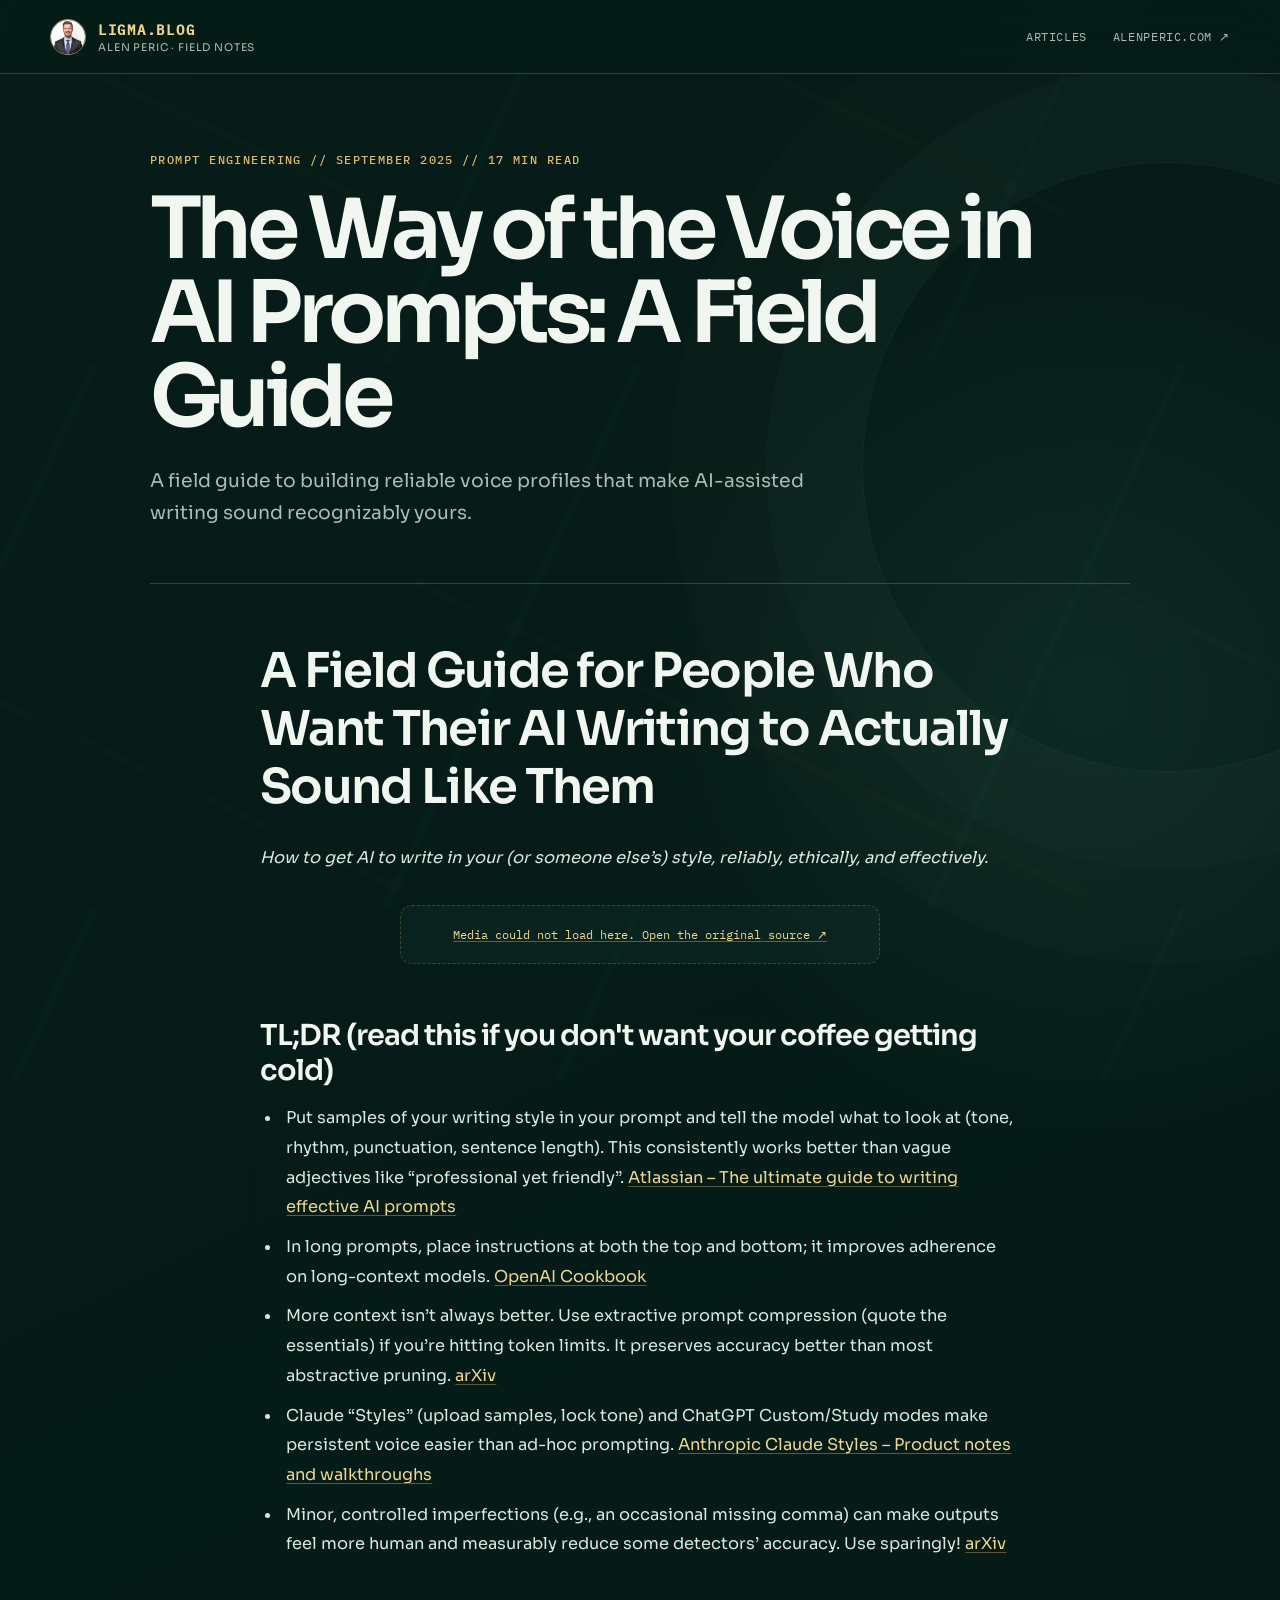
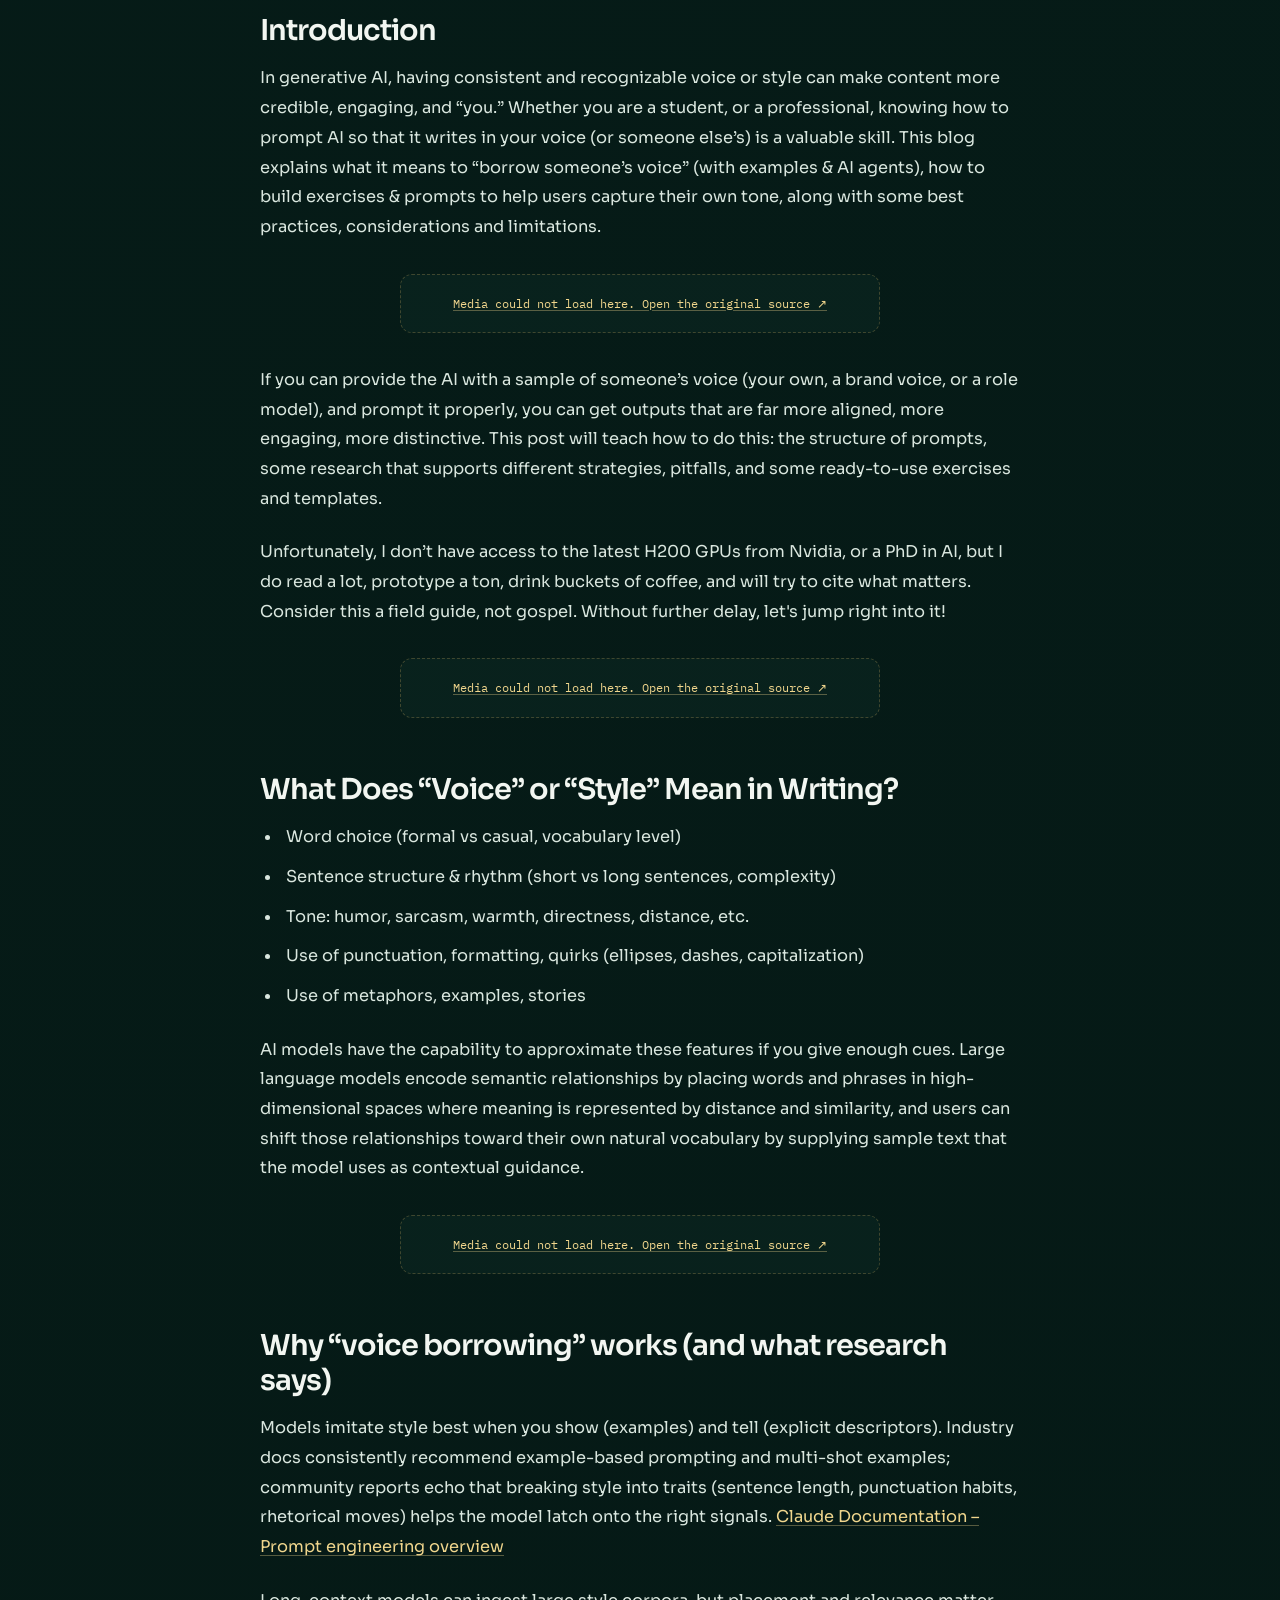
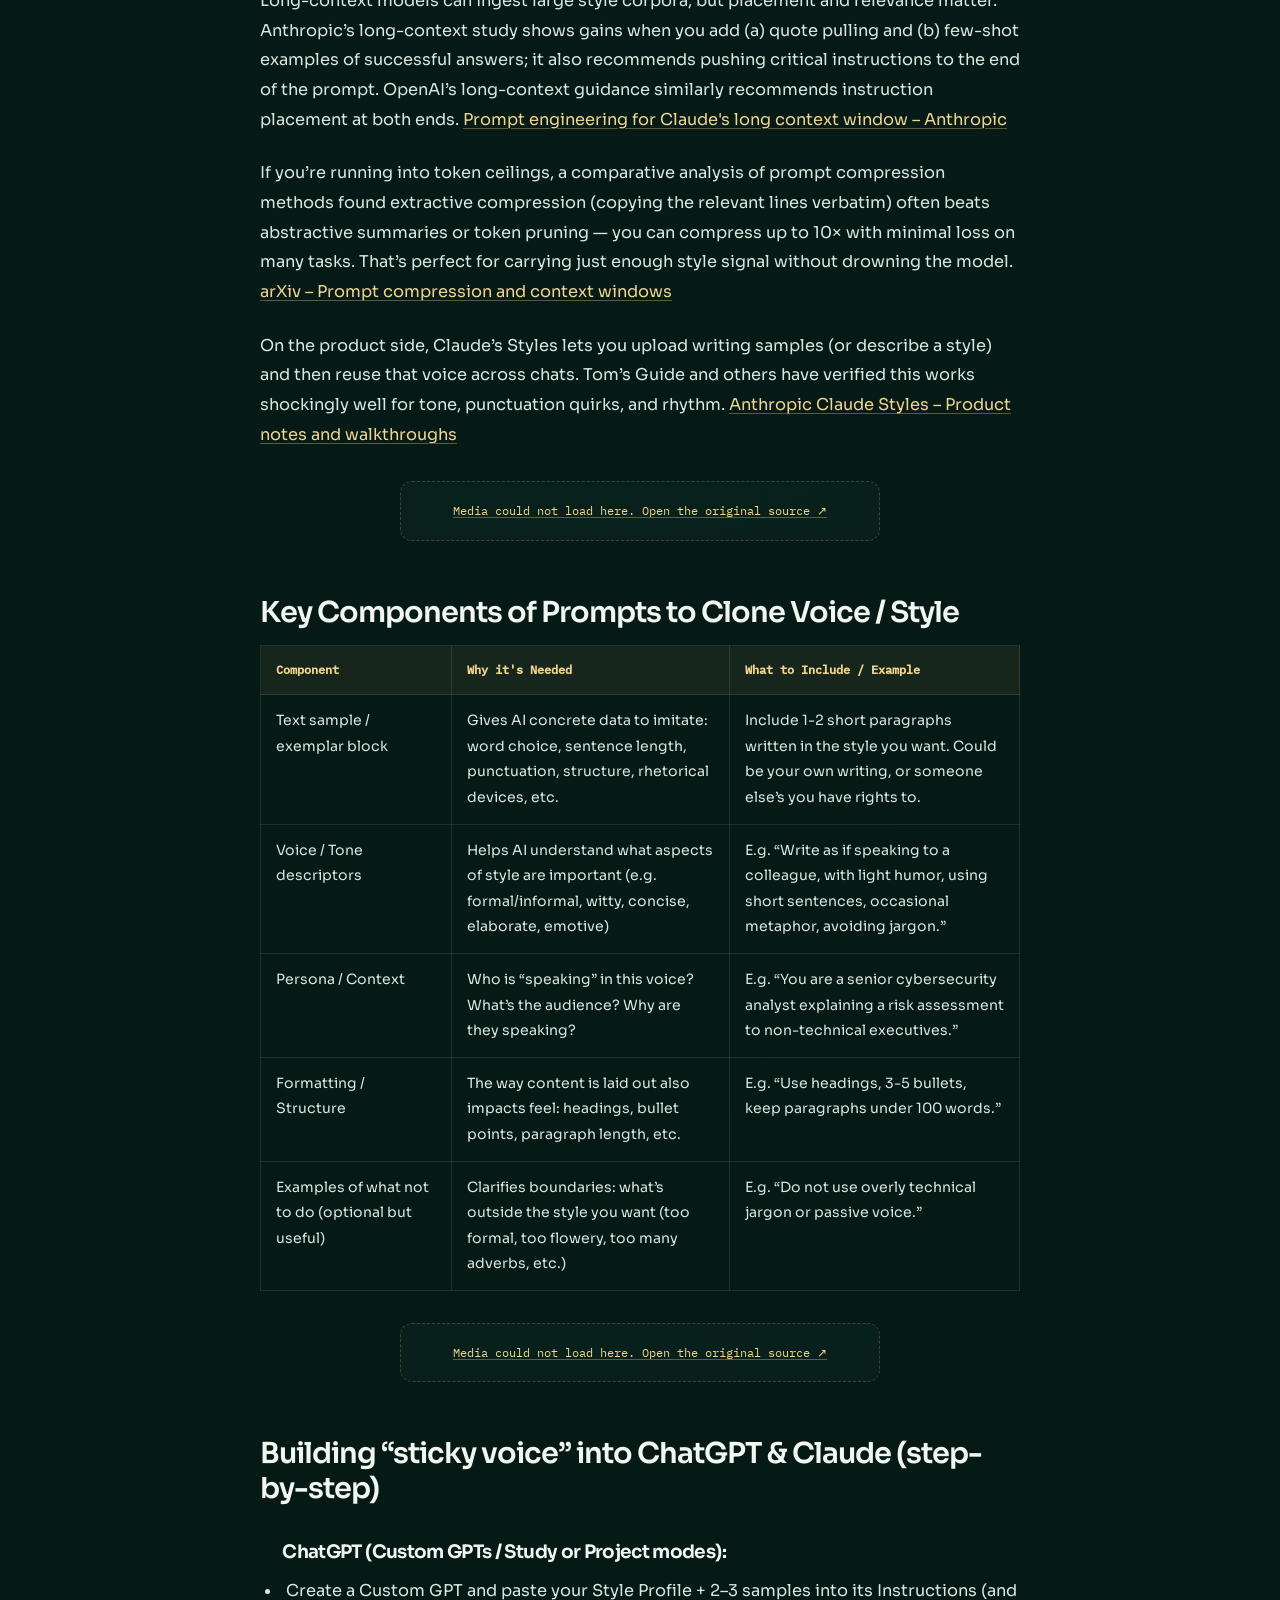
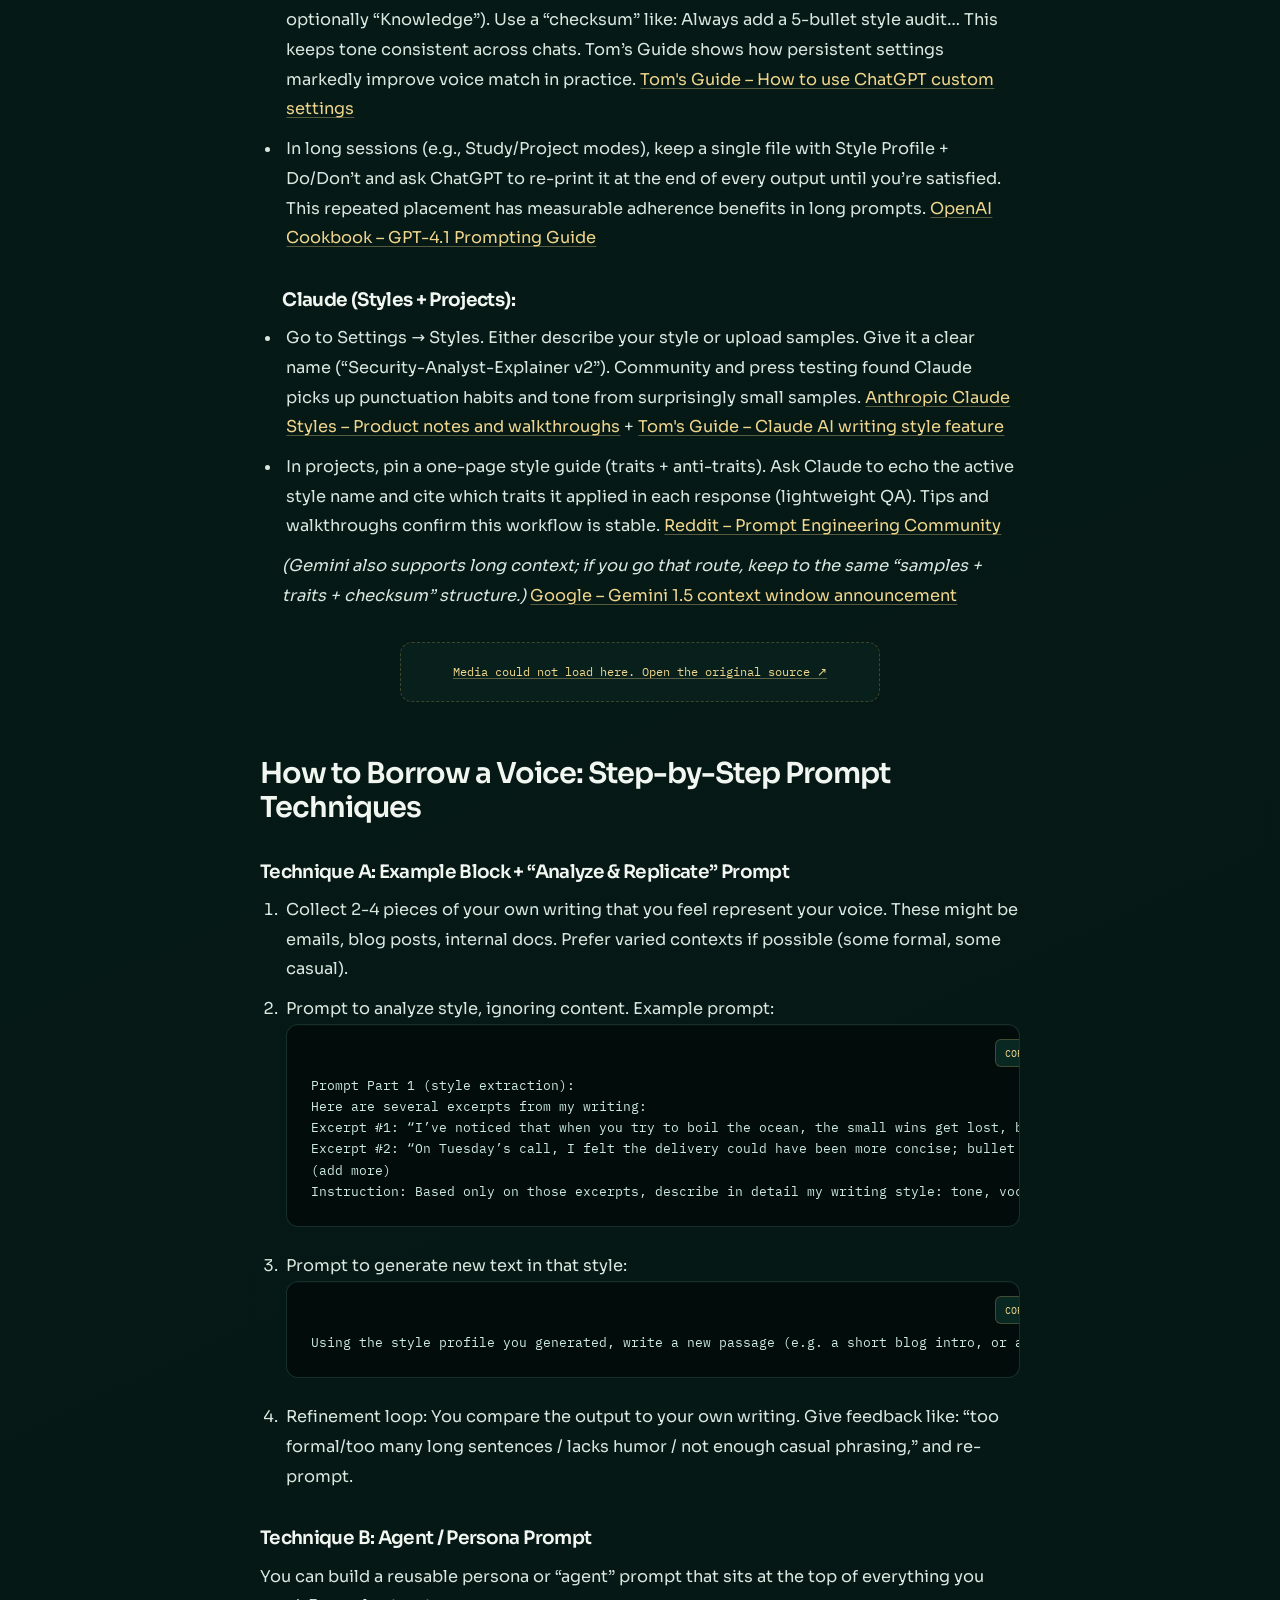
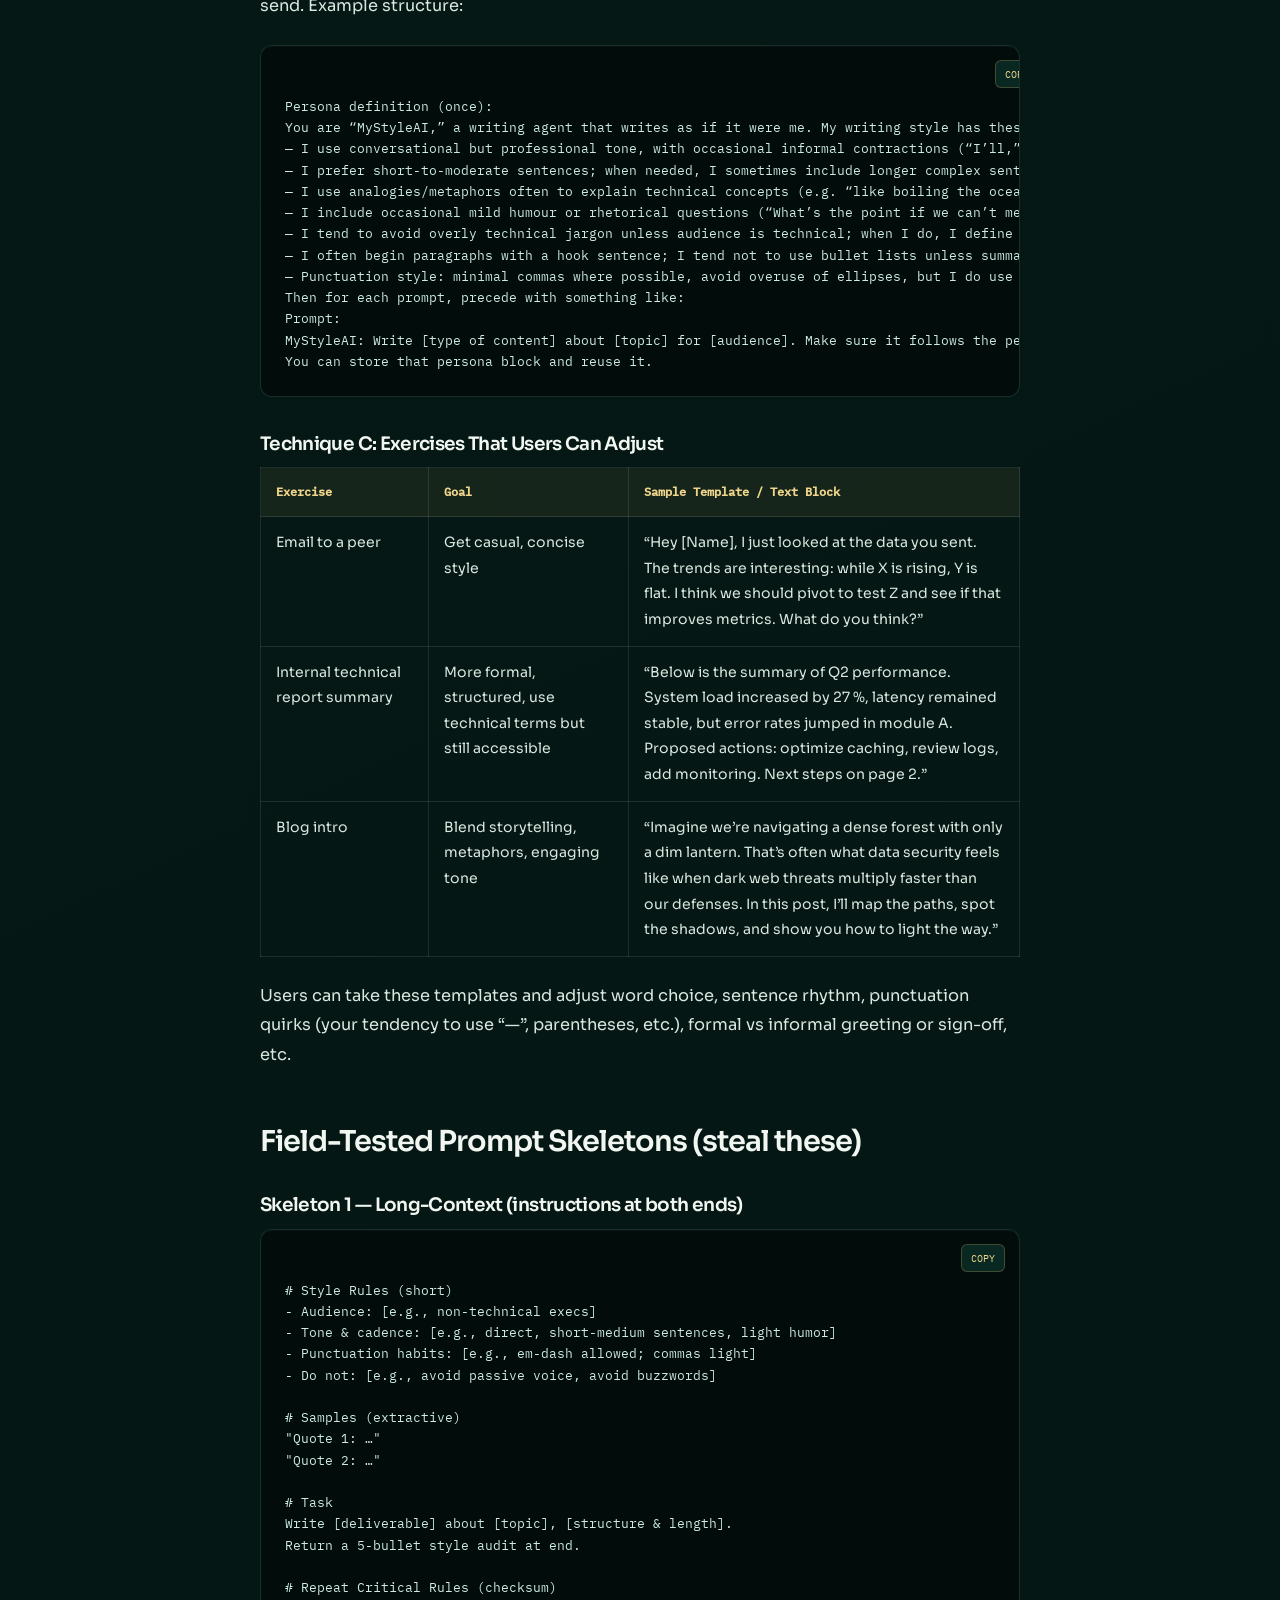
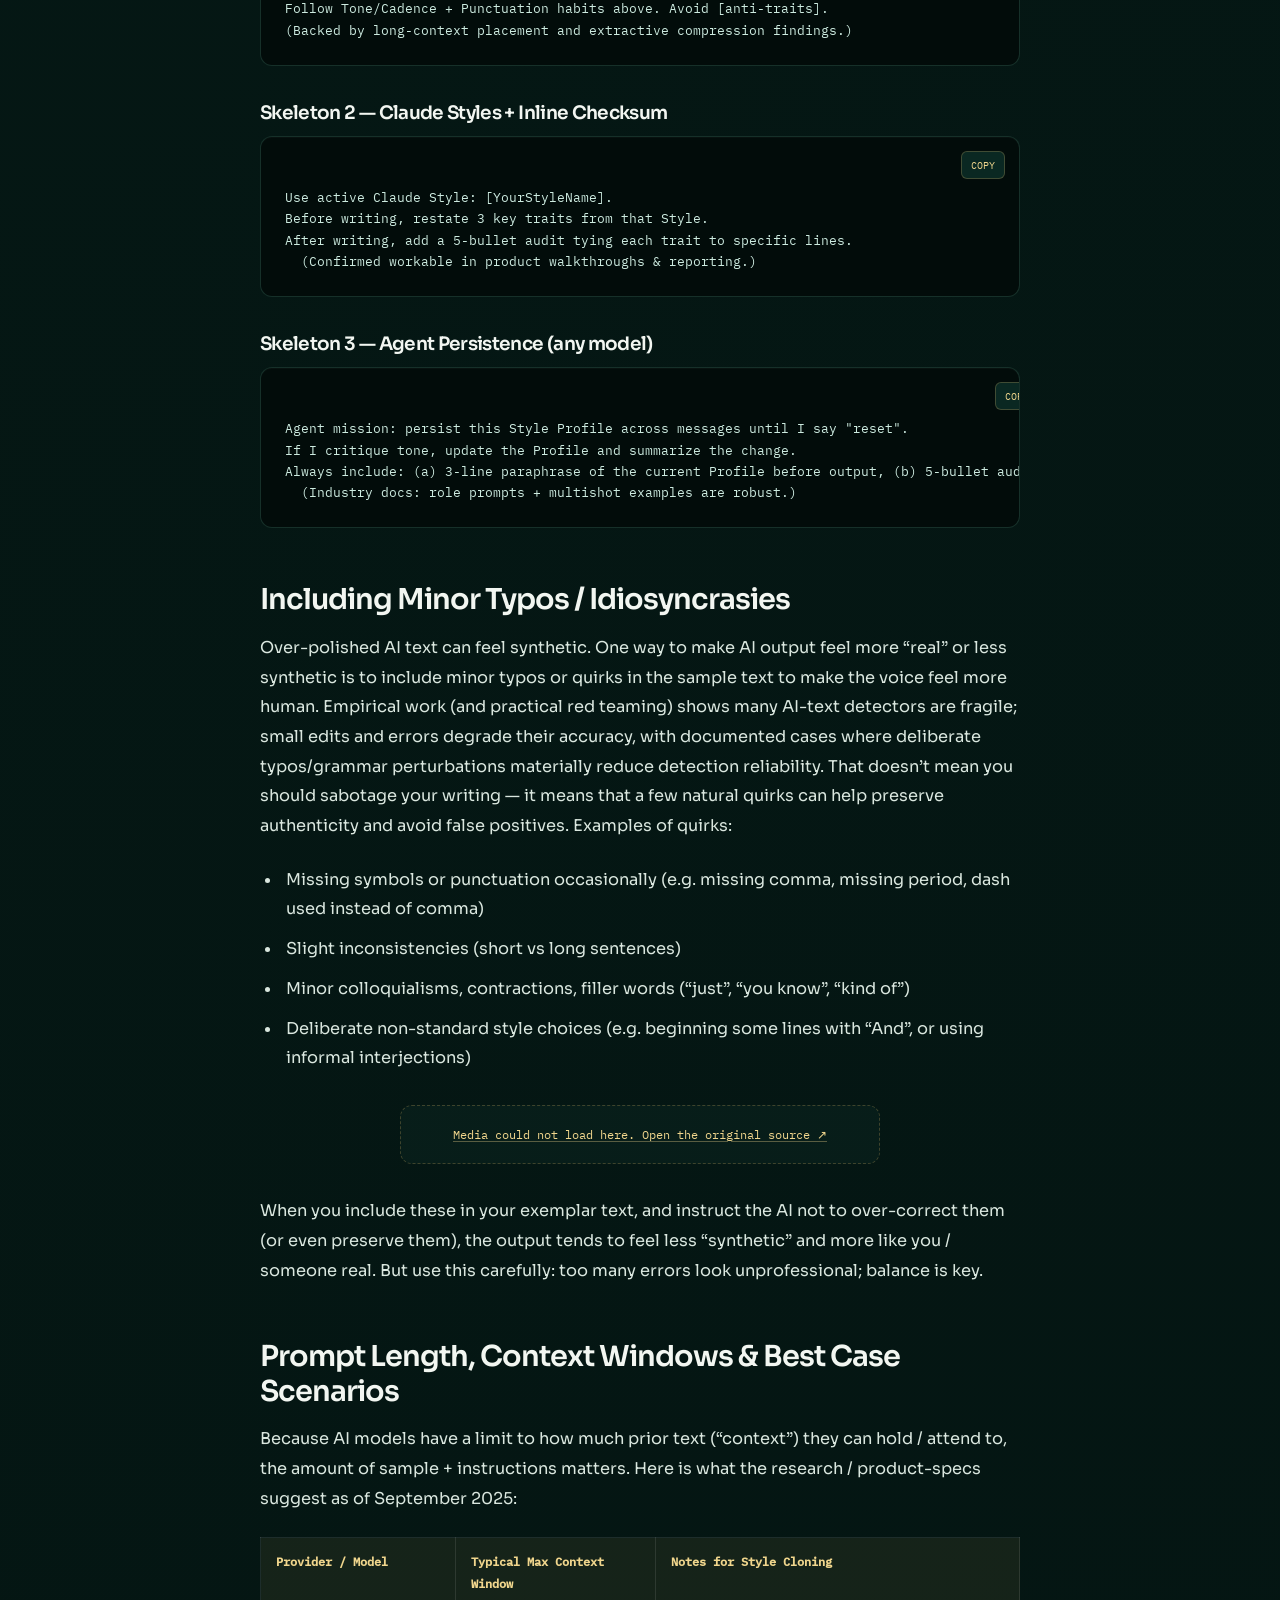
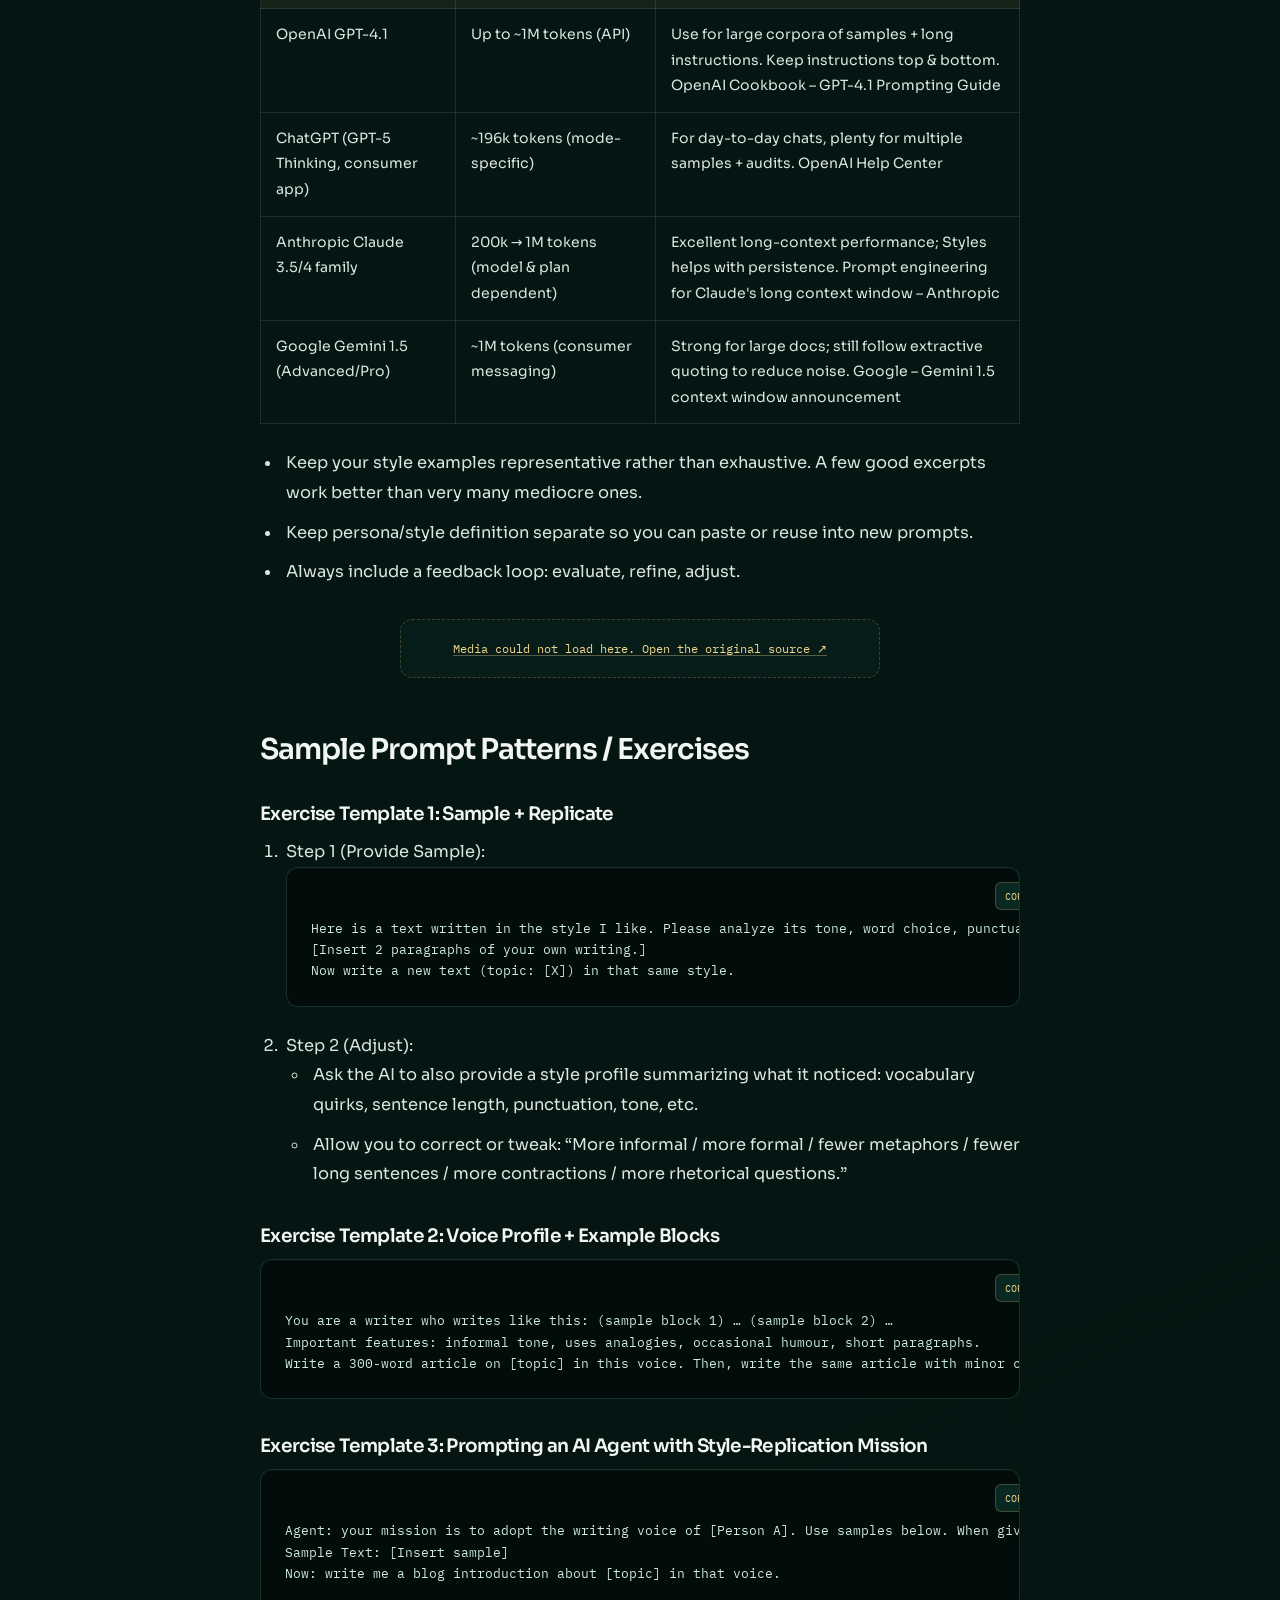
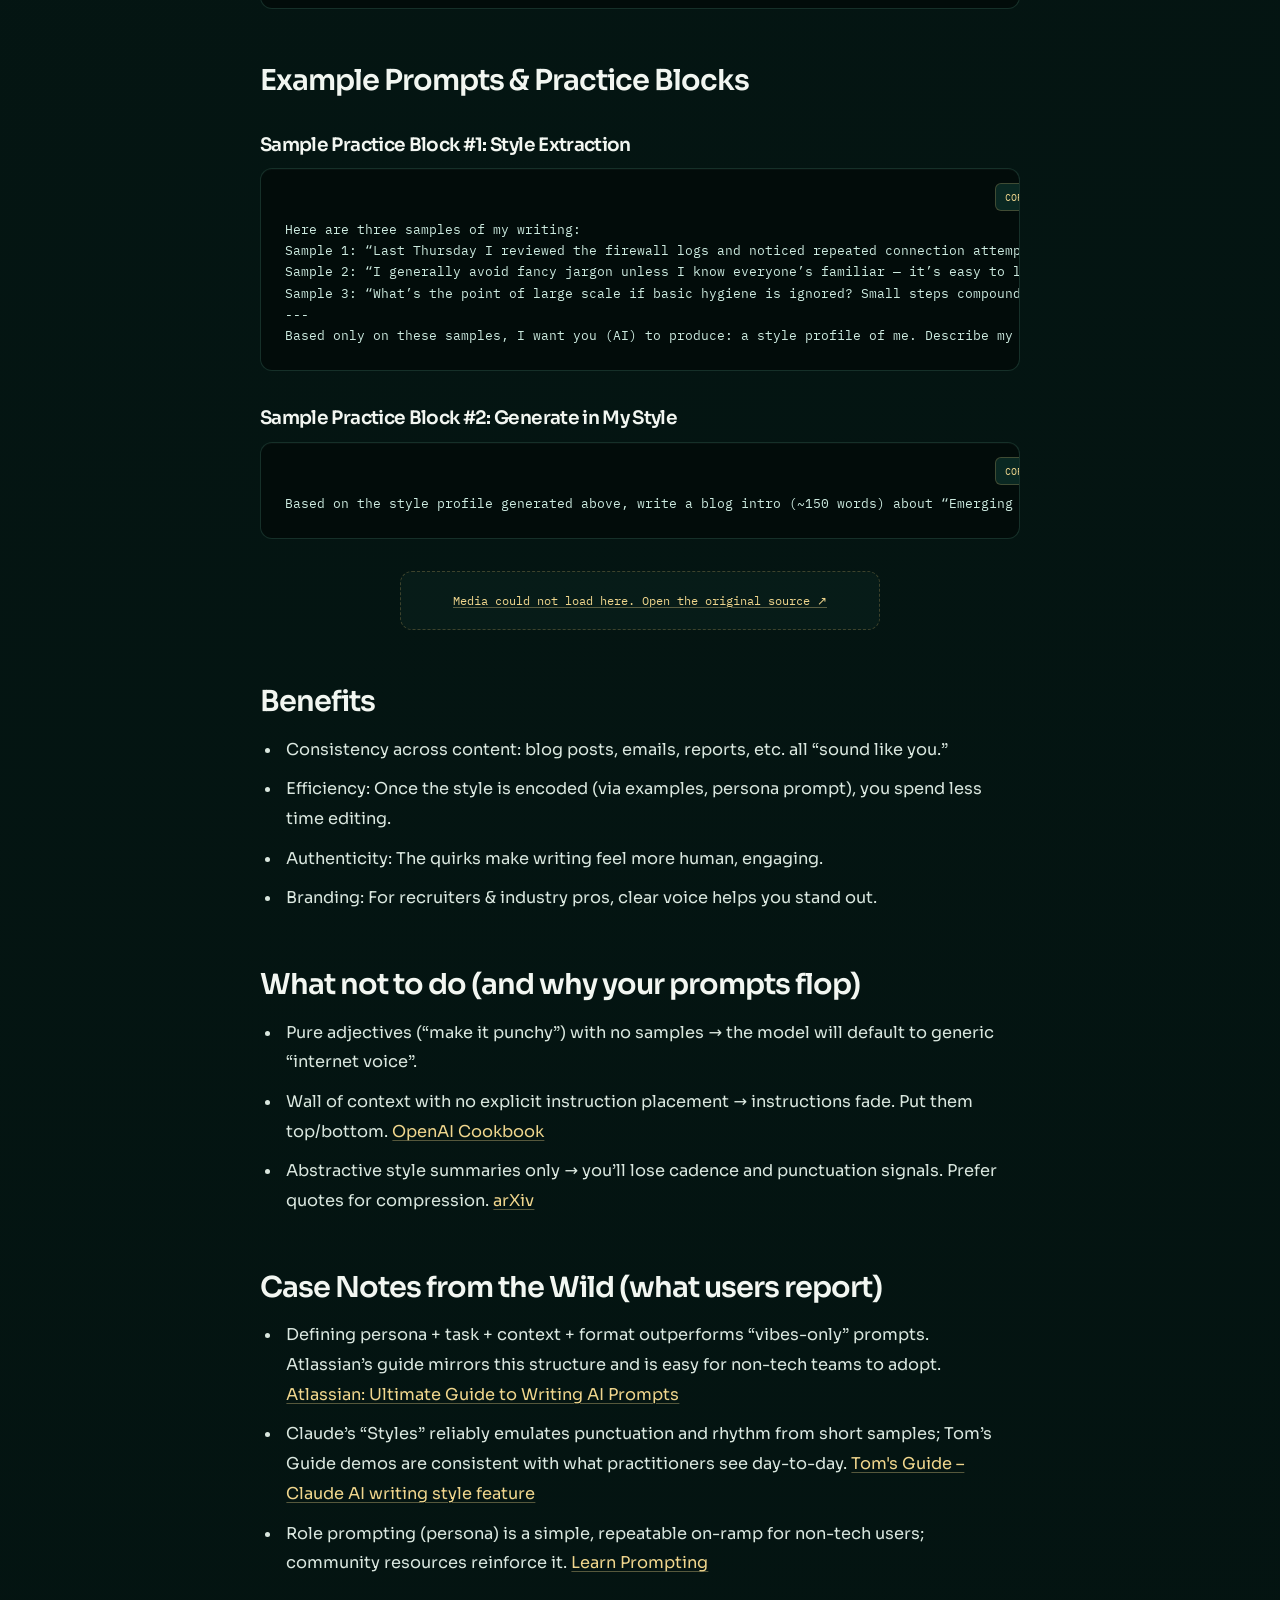
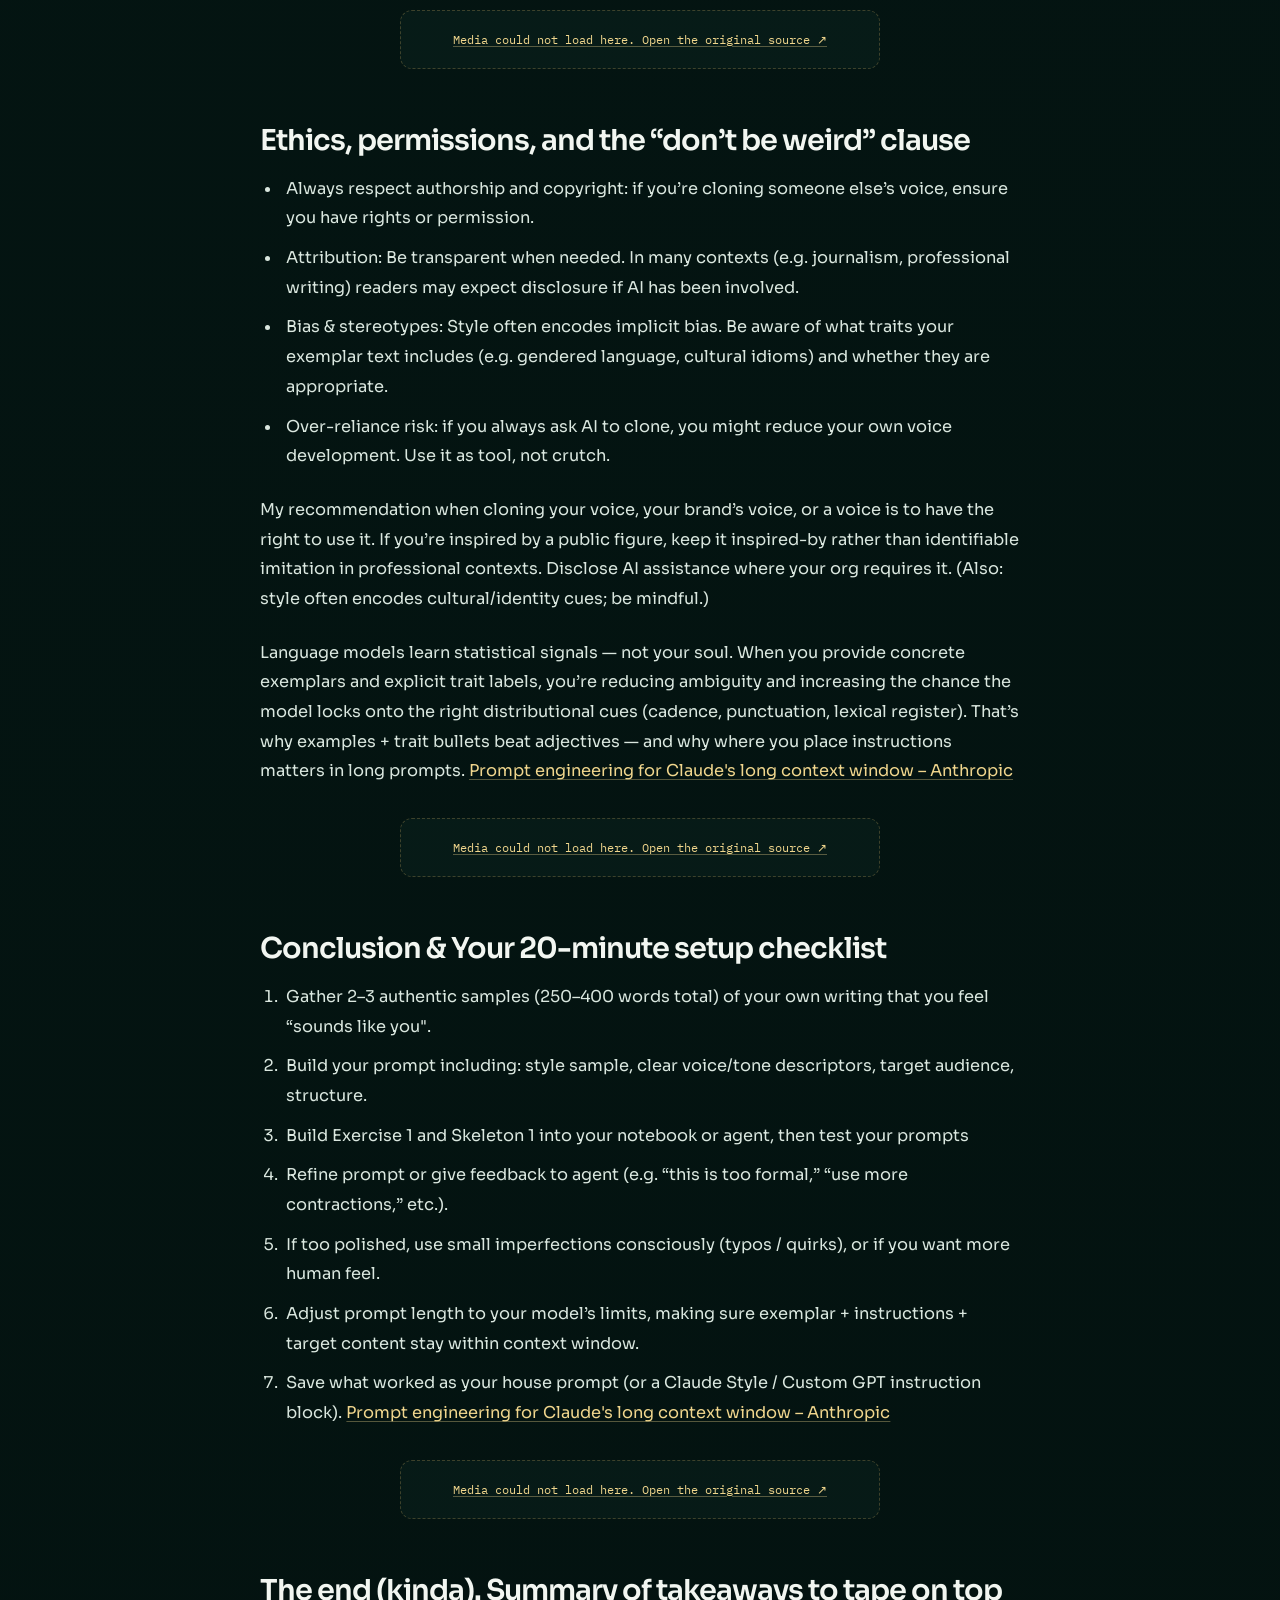
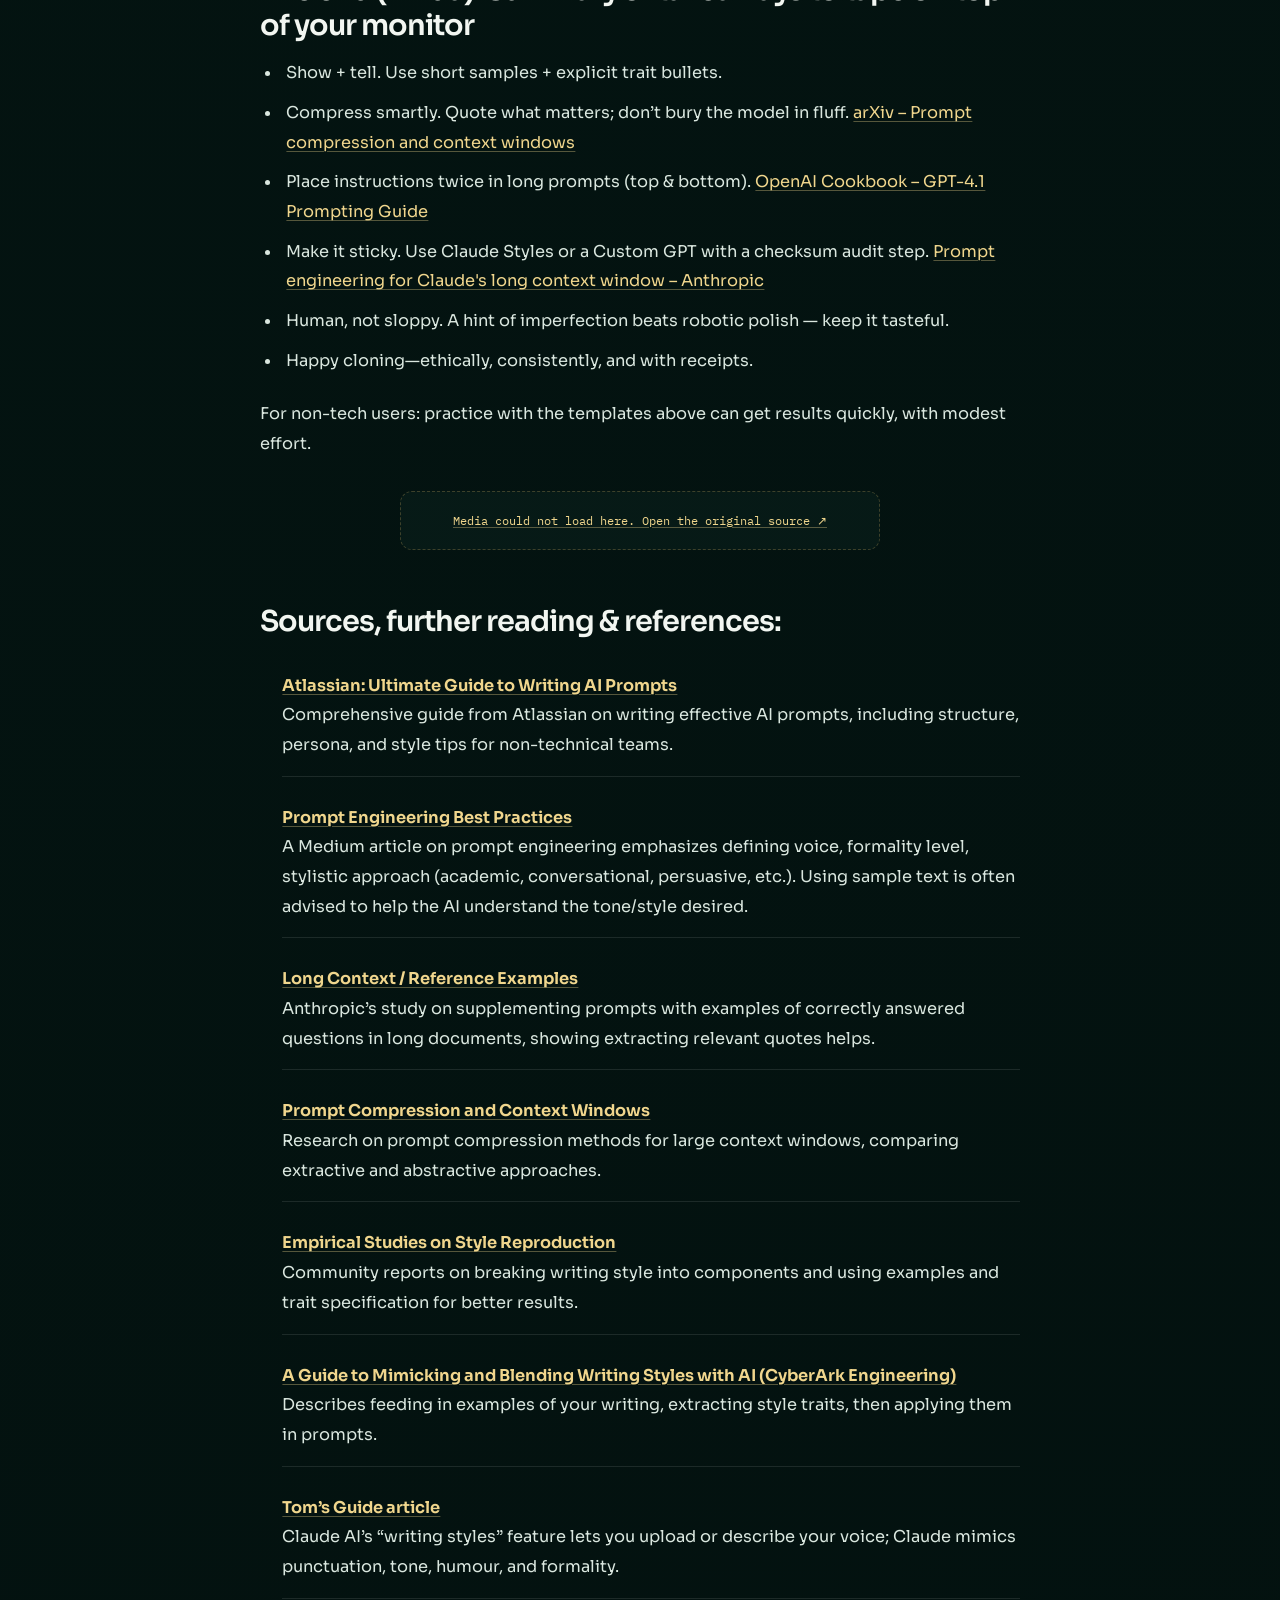
<file: post4/index.html>
<!doctype html>
<html lang="en-CA">
  <head>
    <meta charset="utf-8" />
    <meta name="viewport" content="width=device-width, initial-scale=1" />
    <meta name="author" content="Alen Peric" />
    <meta name="theme-color" content="#061c18" />
    <meta name="color-scheme" content="dark" />
    <meta name="robots" content="index, follow, max-image-preview:large, max-snippet:-1, max-video-preview:-1" />
    <meta name="description" content="A field guide to building reliable voice profiles that make AI-assisted writing sound recognizably yours." />
    <link rel="canonical" href="https://ligma.blog/post4/" />
    <link rel="author" href="https://alenperic.com/" />
    <link rel="alternate" hreflang="en-CA" href="https://ligma.blog/post4/" />
    <link rel="alternate" type="application/rss+xml" title="LIGMA.BLOG RSS" href="https://ligma.blog/feed.xml" />
    <meta property="og:type" content="article" />
    <meta property="og:locale" content="en_CA" />
    <meta property="og:site_name" content="LIGMA.BLOG" />
    <meta property="og:title" content="The Way of the Voice in AI Prompts: A Field Guide" />
    <meta property="og:description" content="A field guide to building reliable voice profiles that make AI-assisted writing sound recognizably yours." />
    <meta property="og:url" content="https://ligma.blog/post4/" />
    <meta property="og:image" content="https://ligma.blog/img/og-blog.png" />
    <meta property="og:image:secure_url" content="https://ligma.blog/img/og-blog.png" />
    <meta property="og:image:type" content="image/png" />
    <meta property="og:image:width" content="1200" />
    <meta property="og:image:height" content="630" />
    <meta property="og:image:alt" content="LIGMA.BLOG by Alen Peric" />
    <meta property="article:published_time" content="2025-09-21" />
    <meta property="article:modified_time" content="2026-09-04" />
    <meta property="article:author" content="Alen Peric" />
    <meta property="article:section" content="Prompt engineering" />
    <meta name="twitter:card" content="summary_large_image" />
    <meta name="twitter:title" content="The Way of the Voice in AI Prompts: A Field Guide" />
    <meta name="twitter:description" content="A field guide to building reliable voice profiles that make AI-assisted writing sound recognizably yours." />
    <meta name="twitter:image" content="https://ligma.blog/img/og-blog.png" />
    <meta name="twitter:image:alt" content="LIGMA.BLOG by Alen Peric" />
    <title>The Way of the Voice in AI Prompts: A Field Guide | LIGMA.BLOG</title>
    <link rel="icon" type="image/png" sizes="64x64" href="../img/favicon-64.png" />
    <link rel="apple-touch-icon" sizes="180x180" href="../img/apple-touch-icon.png" />
    <link rel="preload" href="../assets/fonts/sora-latin.woff2" as="font" type="font/woff2" crossorigin />
    <link rel="stylesheet" href="../assets/blog.css" />
    <script async src="https://www.googletagmanager.com/gtag/js?id=G-VMD9STL32Q"></script>
    <script>
      window.dataLayer = window.dataLayer || [];
      function gtag(){dataLayer.push(arguments);}
      gtag('js', new Date());
      gtag('config', 'G-VMD9STL32Q');
    </script>
    <script type="application/ld+json">{"@context":"https://schema.org","@graph":[{"@type":"BlogPosting","@id":"https://ligma.blog/post4/#article","url":"https://ligma.blog/post4/","headline":"The Way of the Voice in AI Prompts: A Field Guide","description":"A field guide to building reliable voice profiles that make AI-assisted writing sound recognizably yours.","datePublished":"2025-09-21","dateModified":"2026-09-04","mainEntityOfPage":{"@type":"WebPage","@id":"https://ligma.blog/post4/"},"image":{"@type":"ImageObject","url":"https://ligma.blog/img/og-blog.png","width":1200,"height":630,"caption":"LIGMA.BLOG by Alen Peric"},"thumbnailUrl":"https://ligma.blog/img/og-blog.png","inLanguage":"en-CA","isAccessibleForFree":true,"articleSection":"Prompt engineering","keywords":["prompt engineering","writing style","voice profile","generative AI"],"author":{"@id":"https://alenperic.com/#person"},"publisher":{"@id":"https://alenperic.com/#person"},"isPartOf":{"@id":"https://ligma.blog/#blog"}},{"@type":"BreadcrumbList","@id":"https://ligma.blog/post4/#breadcrumb","itemListElement":[{"@type":"ListItem","position":1,"name":"LIGMA.BLOG","item":"https://ligma.blog/"},{"@type":"ListItem","position":2,"name":"The Way of the Voice in AI Prompts: A Field Guide","item":"https://ligma.blog/post4/"}]},{"@type":"Person","@id":"https://alenperic.com/#person","name":"Alen Peric","url":"https://alenperic.com/","image":"https://ligma.blog/img/alen-peric.webp","jobTitle":"Senior Threat Intelligence Analyst","worksFor":{"@type":"Organization","name":"CrowdStrike"},"alumniOf":{"@type":"CollegeOrUniversity","name":"Fanshawe College"},"sameAs":["https://www.linkedin.com/in/alen-peric","https://github.com/alenperic","https://ligma.blog/"]}]}</script>
    <script src="../assets/blog.js" defer></script>
  </head>
  <body class="article-page">

    <a class="skip-link" href="#article">Skip to article</a>
    <header class="site-header">
      <a class="brand" href="../" aria-label="LIGMA.BLOG home">
        <img src="../img/alen-peric.webp" alt="" width="512" height="512" />
        <span class="brand-copy"><strong>LIGMA.BLOG</strong><small>Alen Peric · Field notes</small></span>
      </a>
      <nav class="site-nav" aria-label="Primary navigation">
        <a href="../#articles">Articles</a>
        <a href="https://alenperic.com/" rel="me">AlenPeric.com ↗</a>
      </nav>
    </header>
    <div class="reading-progress" aria-hidden="true"><span></span></div>
    <main id="article">
      <section class="article-masthead">
        <p class="article-meta">Prompt engineering // <time datetime="2025-09-21">September 2025</time> // 17 min read</p>
        <h1>The Way of the Voice in AI Prompts: A Field Guide</h1>
        <p class="article-standfirst">A field guide to building reliable voice profiles that make AI-assisted writing sound recognizably yours.</p>
      </section>
      <div class="article-shell">
        <article class="blog-post">
          <!-- ARTICLE CONTENT START -->
<h2>A Field Guide for People Who Want Their AI Writing to Actually Sound Like Them</h2>
      <p><em>How to get AI to write in your (or someone else’s) style, reliably, ethically, and effectively.</em></p>
  <img class="article-media" loading="lazy" decoding="async" fetchpriority="low" referrerpolicy="no-referrer" data-remote-media src="https://64.media.tumblr.com/58096b7aa4a09c42b701268d8cf5e973/39329cd58649f083-c8/s540x810/48e2838b122f1aca1aefb620c5f69c2cfc277b70.gif" alt="AI Voice">
      <h3>TL;DR (read this if you don't want your coffee getting cold)</h3>
      <ul>
  <li>Put samples of your writing style in your prompt and tell the model what to look at (tone, rhythm, punctuation, sentence length). This consistently works better than vague adjectives like “professional yet friendly”. <a href="https://www.atlassian.com/blog/artificial-intelligence/ultimate-guide-writing-ai-prompts" target="_blank" rel="noopener noreferrer">Atlassian – The ultimate guide to writing effective AI prompts</a></li>
  <li>In long prompts, place instructions at both the top and bottom; it improves adherence on long-context models. <a href="https://cookbook.openai.com/examples/gpt4-1_prompting_guide" target="_blank" rel="noopener noreferrer">OpenAI Cookbook</a></li>
  <li>More context isn’t always better. Use extractive prompt compression (quote the essentials) if you’re hitting token limits. It preserves accuracy better than most abstractive pruning. <a href="https://arxiv.org/abs/2407.08892" target="_blank" rel="noopener noreferrer">arXiv</a></li>
  <li>Claude “Styles” (upload samples, lock tone) and ChatGPT Custom/Study modes make persistent voice easier than ad-hoc prompting. <a href="https://www.anthropic.com/news/styles" target="_blank" rel="noopener noreferrer">Anthropic Claude Styles – Product notes and walkthroughs</a></li>
  <li>Minor, controlled imperfections (e.g., an occasional missing comma) can make outputs feel more human and measurably reduce some detectors’ accuracy. Use sparingly! <a href="https://arxiv.org/abs/2301.11305" target="_blank" rel="noopener noreferrer">arXiv</a></li>
      </ul>
      <h3>Introduction</h3>
      <p>In generative AI, having consistent and recognizable voice or style can make content more credible, engaging, and “you.” Whether you are a student, or a professional, knowing how to prompt AI so that it writes in your voice (or someone else’s) is a valuable skill. This blog explains what it means to “borrow someone’s voice” (with examples & AI agents), how to build exercises & prompts to help users capture their own tone, along with some best practices, considerations and limitations.</p>
  <img class="article-media" loading="lazy" decoding="async" fetchpriority="low" referrerpolicy="no-referrer" data-remote-media src="https://i.giphy.com/8wErdZv66g3X91y9kI.webp" alt="Voice">
      <p>If you can provide the AI with a sample of someone’s voice (your own, a brand voice, or a role model), and prompt it properly, you can get outputs that are far more aligned, more engaging, more distinctive. This post will teach how to do this: the structure of prompts, some research that supports different strategies, pitfalls, and some ready-to-use exercises and templates.</p>
      <p>Unfortunately, I don’t have access to the latest H200 GPUs from Nvidia, or a PhD in AI, but I do read a lot, prototype a ton, drink buckets of coffee, and will try to cite what matters. Consider this a field guide, not gospel. Without further delay, let's jump right into it!</p>
  <img class="article-media" loading="lazy" decoding="async" fetchpriority="low" referrerpolicy="no-referrer" data-remote-media src="https://i.giphy.com/toXKzaJP3WIgM.webp" alt="Jump">
      <h3>What Does “Voice” or “Style” Mean in Writing?</h3>
      <ul>
        <li>Word choice (formal vs casual, vocabulary level)</li>
        <li>Sentence structure & rhythm (short vs long sentences, complexity)</li>
        <li>Tone: humor, sarcasm, warmth, directness, distance, etc.</li>
        <li>Use of punctuation, formatting, quirks (ellipses, dashes, capitalization)</li>
        <li>Use of metaphors, examples, stories</li>
      </ul>
      <p>AI models have the capability to approximate these features if you give enough cues. Large language models encode semantic relationships by placing words and phrases in high-dimensional spaces where meaning is represented by distance and similarity, and users can shift those relationships toward their own natural vocabulary by supplying sample text that the model uses as contextual guidance.</p>
  <img class="article-media" loading="lazy" decoding="async" fetchpriority="low" referrerpolicy="no-referrer" data-remote-media src="https://media1.giphy.com/media/v1.Y2lkPTc5MGI3NjExbXNyYnE2ZTQwN3llcXM5M2ZzdXk2dDd4aHRmeW9qOXd1cmluOXdsaiZlcD12MV9pbnRlcm5hbF9naWZfYnlfaWQmY3Q9Zw/5nce9JyYqp9HOJwmTv/giphy.gif" alt="Style">
      <h3>Why “voice borrowing” works (and what research says)</h3>
  <p>Models imitate style best when you show (examples) and tell (explicit descriptors). Industry docs consistently recommend example-based prompting and multi-shot examples; community reports echo that breaking style into traits (sentence length, punctuation habits, rhetorical moves) helps the model latch onto the right signals. <a href="https://docs.claude.com/en/docs/build-with-claude/prompt-engineering/overview" target="_blank" rel="noopener noreferrer">Claude Documentation – Prompt engineering overview</a></p>
  <p>Long-context models can ingest large style corpora, but placement and relevance matter. Anthropic’s long-context study shows gains when you add (a) quote pulling and (b) few-shot examples of successful answers; it also recommends pushing critical instructions to the end of the prompt. OpenAI’s long-context guidance similarly recommends instruction placement at both ends. <a href="https://www.anthropic.com/news/prompting-long-context" target="_blank" rel="noopener noreferrer">Prompt engineering for Claude's long context window – Anthropic</a></p>
  <p>If you’re running into token ceilings, a comparative analysis of prompt compression methods found extractive compression (copying the relevant lines verbatim) often beats abstractive summaries or token pruning — you can compress up to 10× with minimal loss on many tasks. That’s perfect for carrying just enough style signal without drowning the model. <a href="https://arxiv.org/abs/2407.08892" target="_blank" rel="noopener noreferrer">arXiv – Prompt compression and context windows</a></p>
  <p>On the product side, Claude’s Styles lets you upload writing samples (or describe a style) and then reuse that voice across chats. Tom’s Guide and others have verified this works shockingly well for tone, punctuation quirks, and rhythm. <a href="https://www.anthropic.com/news/styles" target="_blank" rel="noopener noreferrer">Anthropic Claude Styles – Product notes and walkthroughs</a></p>
  <img class="article-media" loading="lazy" decoding="async" fetchpriority="low" referrerpolicy="no-referrer" data-remote-media src="https://i.giphy.com/3oeSAIB796EbZMUFgs.webp" alt="Research">
      <h3>Key Components of Prompts to Clone Voice / Style</h3>
      <table>
        <thead>
          <tr>
            <th>Component</th>
            <th>Why it's Needed</th>
            <th>What to Include / Example</th>
          </tr>
        </thead>
        <tbody>
          <tr>
            <td>Text sample / exemplar block</td>
            <td>Gives AI concrete data to imitate: word choice, sentence length, punctuation, structure, rhetorical devices, etc.</td>
            <td>Include 1-2 short paragraphs written in the style you want. Could be your own writing, or someone else’s you have rights to.</td>
          </tr>
          <tr>
            <td>Voice / Tone descriptors</td>
            <td>Helps AI understand what aspects of style are important (e.g. formal/informal, witty, concise, elaborate, emotive)</td>
            <td>E.g. “Write as if speaking to a colleague, with light humor, using short sentences, occasional metaphor, avoiding jargon.”</td>
          </tr>
          <tr>
            <td>Persona / Context</td>
            <td>Who is “speaking” in this voice? What’s the audience? Why are they speaking?</td>
            <td>E.g. “You are a senior cybersecurity analyst explaining a risk assessment to non-technical executives.”</td>
          </tr>
          <tr>
            <td>Formatting / Structure</td>
            <td>The way content is laid out also impacts feel: headings, bullet points, paragraph length, etc.</td>
            <td>E.g. “Use headings, 3-5 bullets, keep paragraphs under 100 words.”</td>
          </tr>
          <tr>
            <td>Examples of what not to do (optional but useful)</td>
            <td>Clarifies boundaries: what’s outside the style you want (too formal, too flowery, too many adverbs, etc.)</td>
            <td>E.g. “Do not use overly technical jargon or passive voice.”</td>
          </tr>
        </tbody>
      </table>
  <img class="article-media" loading="lazy" decoding="async" fetchpriority="low" referrerpolicy="no-referrer" data-remote-media src="https://i.giphy.com/ckJF143W1gBS8Hk833.webp" alt="Components">
      <h3>Building “sticky voice” into ChatGPT & Claude (step-by-step)</h3>
    <ul>
  <h4><b>ChatGPT (Custom GPTs / Study or Project modes):</b></h4>
  <li>Create a Custom GPT and paste your Style Profile + 2–3 samples into its Instructions (and optionally “Knowledge”). Use a “checksum” like: Always add a 5-bullet style audit… This keeps tone consistent across chats. Tom’s Guide shows how persistent settings markedly improve voice match in practice. <a href="https://www.tomsguide.com/ai/i-ignored-this-chatgpt-setting-for-months-now-i-use-it-every-day" target="_blank" rel="noopener noreferrer">Tom's Guide – How to use ChatGPT custom settings</a></li>
  <li>In long sessions (e.g., Study/Project modes), keep a single file with Style Profile + Do/Don’t and ask ChatGPT to re-print it at the end of every output until you’re satisfied. This repeated placement has measurable adherence benefits in long prompts. <a href="https://cookbook.openai.com/examples/gpt4-1_prompting_guide" target="_blank" rel="noopener noreferrer">OpenAI Cookbook – GPT-4.1 Prompting Guide</a></li>
  <h4><b>Claude (Styles + Projects):</b></h4>
  <li>Go to Settings → Styles. Either describe your style or upload samples. Give it a clear name (“Security-Analyst-Explainer v2”). Community and press testing found Claude picks up punctuation habits and tone from surprisingly small samples. <a href="https://www.anthropic.com/news/styles" target="_blank" rel="noopener noreferrer">Anthropic Claude Styles – Product notes and walkthroughs</a> + <a href="https://www.tomsguide.com/ai/claude-ai-can-clone-your-writing-style-for-its-responses-and-its-really-easy-to-do?" target="_blank" rel="noopener noreferrer">Tom's Guide – Claude AI writing style feature</a></li>
  <li>In projects, pin a one-page style guide (traits + anti-traits). Ask Claude to echo the active style name and cite which traits it applied in each response (lightweight QA). Tips and walkthroughs confirm this workflow is stable. <a href="https://www.reddit.com/r/PromptEngineering/" target="_blank" rel="noopener noreferrer">Reddit – Prompt Engineering Community</a></li>
  <em>(Gemini also supports long context; if you go that route, keep to the same “samples + traits + checksum” structure.)</em> <a href="https://blog.google/intl/en-mena/company-news/technology/google-io-2024-keynote-sundar-pichaigemini-era/" target="_blank" rel="noopener noreferrer">Google – Gemini 1.5 context window announcement</a>
    </ul>
  <img class="article-media" loading="lazy" decoding="async" fetchpriority="low" referrerpolicy="no-referrer" data-remote-media src="https://i.giphy.com/fo7URGO8QtGPToGZrk.webp" alt="Sticky Voice">
      <h3>How to Borrow a Voice: Step-by-Step Prompt Techniques</h3>
      <h4>Technique A: Example Block + “Analyze & Replicate” Prompt</h4>
      <ol>
        <li>Collect 2-4 pieces of your own writing that you feel represent your voice. These might be emails, blog posts, internal docs. Prefer varied contexts if possible (some formal, some casual).</li>
        <li>Prompt to analyze style, ignoring content. Example prompt:<br><pre>Prompt Part 1 (style extraction):
Here are several excerpts from my writing:
Excerpt #1: “I’ve noticed that when you try to boil the ocean, the small wins get lost, but focusing on narrow improvements compounds quickly.”
Excerpt #2: “On Tuesday’s call, I felt the delivery could have been more concise; bullet points tend to help when people are tired.”
(add more)
Instruction: Based only on those excerpts, describe in detail my writing style: tone, vocabulary, sentence structure, rhythm, punctuation habits, use of metaphors or examples, formality level, etc. Don’t mention the topics. I want you to produce a “style profile”.</pre></li>
        <li>Prompt to generate new text in that style:<br><pre>Using the style profile you generated, write a new passage (e.g. a short blog intro, or an email, or whatever your use case is) on [some topic]. Ensure it matches the style profile: vocabulary, tone, sentence length, punctuation habits, etc.</pre></li>
        <li>Refinement loop: You compare the output to your own writing. Give feedback like: “too formal/too many long sentences / lacks humor / not enough casual phrasing,” and re-prompt.</li>
      </ol>
      <h4>Technique B: Agent / Persona Prompt</h4>
      <p>You can build a reusable persona or “agent” prompt that sits at the top of everything you send. Example structure:</p>
      <pre>Persona definition (once):
You are “MyStyleAI,” a writing agent that writes as if it were me. My writing style has these features:
— I use conversational but professional tone, with occasional informal contractions (“I’ll,” “don’t”)
— I prefer short-to-moderate sentences; when needed, I sometimes include longer complex sentences but not too many
— I use analogies/metaphors often to explain technical concepts (e.g. “like boiling the ocean,” “filtering noise”)
— I include occasional mild humour or rhetorical questions (“What’s the point if we can’t measure?”)
— I tend to avoid overly technical jargon unless audience is technical; when I do, I define it
— I often begin paragraphs with a hook sentence; I tend not to use bullet lists unless summarizing steps
— Punctuation style: minimal commas where possible, avoid overuse of ellipses, but I do use em-dashes (—) to set off clauses loosely.
Then for each prompt, precede with something like:
Prompt:
MyStyleAI: Write [type of content] about [topic] for [audience]. Make sure it follows the persona definition above.
You can store that persona block and reuse it.</pre>
      <h4>Technique C: Exercises That Users Can Adjust</h4>
      <table>
        <thead>
          <tr>
            <th>Exercise</th>
            <th>Goal</th>
            <th>Sample Template / Text Block</th>
          </tr>
        </thead>
        <tbody>
          <tr>
            <td>Email to a peer</td>
            <td>Get casual, concise style</td>
            <td>“Hey [Name], I just looked at the data you sent. The trends are interesting: while X is rising, Y is flat. I think we should pivot to test Z and see if that improves metrics. What do you think?”</td>
          </tr>
          <tr>
            <td>Internal technical report summary</td>
            <td>More formal, structured, use technical terms but still accessible</td>
            <td>“Below is the summary of Q2 performance. System load increased by 27 %, latency remained stable, but error rates jumped in module A. Proposed actions: optimize caching, review logs, add monitoring. Next steps on page 2.”</td>
          </tr>
          <tr>
            <td>Blog intro</td>
            <td>Blend storytelling, metaphors, engaging tone</td>
            <td>“Imagine we’re navigating a dense forest with only a dim lantern. That’s often what data security feels like when dark web threats multiply faster than our defenses. In this post, I’ll map the paths, spot the shadows, and show you how to light the way.”</td>
          </tr>
        </tbody>
      </table>
      <p>Users can take these templates and adjust word choice, sentence rhythm, punctuation quirks (your tendency to use “—”, parentheses, etc.), formal vs informal greeting or sign-off, etc.</p>
      <h3>Field-Tested Prompt Skeletons (steal these)</h3>
      <h4>Skeleton 1 — Long-Context (instructions at both ends)</h4>
      <pre># Style Rules (short)
- Audience: [e.g., non-technical execs]
- Tone & cadence: [e.g., direct, short-medium sentences, light humor]
- Punctuation habits: [e.g., em-dash allowed; commas light]
- Do not: [e.g., avoid passive voice, avoid buzzwords]

# Samples (extractive)
"Quote 1: …"
"Quote 2: …"

# Task
Write [deliverable] about [topic], [structure & length].
Return a 5-bullet style audit at end.

# Repeat Critical Rules (checksum)
Follow Tone/Cadence + Punctuation habits above. Avoid [anti-traits].
(Backed by long-context placement and extractive compression findings.)</pre>
      <h4>Skeleton 2 — Claude Styles + Inline Checksum</h4>
      <pre>Use active Claude Style: [YourStyleName].
Before writing, restate 3 key traits from that Style.
After writing, add a 5-bullet audit tying each trait to specific lines.
  (Confirmed workable in product walkthroughs & reporting.)</pre>
      <h4>Skeleton 3 — Agent Persistence (any model)</h4>
      <pre>Agent mission: persist this Style Profile across messages until I say "reset".
If I critique tone, update the Profile and summarize the change.
Always include: (a) 3-line paraphrase of the current Profile before output, (b) 5-bullet audit after.
  (Industry docs: role prompts + multishot examples are robust.)</pre>
      <h3>Including Minor Typos / Idiosyncrasies</h3>
      <p>Over-polished AI text can feel synthetic. One way to make AI output feel more “real” or less synthetic is to include minor typos or quirks in the sample text to make the voice feel more human. Empirical work (and practical red teaming) shows many AI-text detectors are fragile; small edits and errors degrade their accuracy, with documented cases where deliberate typos/grammar perturbations materially reduce detection reliability. That doesn’t mean you should sabotage your writing — it means that a few natural quirks can help preserve authenticity and avoid false positives. Examples of quirks:</p>
      <ul>
        <li>Missing symbols or punctuation occasionally (e.g. missing comma, missing period, dash used instead of comma)</li>
        <li>Slight inconsistencies (short vs long sentences)</li>
        <li>Minor colloquialisms, contractions, filler words (“just”, “you know”, “kind of”)</li>
        <li>Deliberate non-standard style choices (e.g. beginning some lines with “And”, or using informal interjections)</li>
      </ul>
  <img class="article-media" loading="lazy" decoding="async" fetchpriority="low" referrerpolicy="no-referrer" data-remote-media src="https://i.giphy.com/MgBJ3UifivIY.webp" alt="Typos">
      <p>When you include these in your exemplar text, and instruct the AI not to over-correct them (or even preserve them), the output tends to feel less “synthetic” and more like you / someone real. But use this carefully: too many errors look unprofessional; balance is key.</p>
      <h3>Prompt Length, Context Windows & Best Case Scenarios</h3>
      <p>Because AI models have a limit to how much prior text (“context”) they can hold / attend to, the amount of sample + instructions matters. Here is what the research / product-specs suggest as of September 2025:</p>
      <table>
        <thead>
          <tr>
            <th>Provider / Model</th>
            <th>Typical Max Context Window</th>
            <th>Notes for Style Cloning</th>
          </tr>
        </thead>
        <tbody>
          <tr>
            <td>OpenAI GPT-4.1</td>
            <td>Up to ~1M tokens (API)</td>
            <td>Use for large corpora of samples + long instructions. Keep instructions top & bottom. OpenAI Cookbook – GPT-4.1 Prompting Guide</td>
          </tr>
          <tr>
            <td>ChatGPT (GPT-5 Thinking, consumer app)</td>
            <td>~196k tokens (mode-specific)</td>
            <td>For day-to-day chats, plenty for multiple samples + audits. OpenAI Help Center</td>
          </tr>
          <tr>
            <td>Anthropic Claude 3.5/4 family</td>
            <td>200k → 1M tokens (model & plan dependent)</td>
            <td>Excellent long-context performance; Styles helps with persistence. Prompt engineering for Claude's long context window – Anthropic</td>
          </tr>
          <tr>
            <td>Google Gemini 1.5 (Advanced/Pro)</td>
            <td>~1M tokens (consumer messaging)</td>
            <td>Strong for large docs; still follow extractive quoting to reduce noise. Google – Gemini 1.5 context window announcement</td>
          </tr>
        </tbody>
      </table>
      <ul>
        <li>Keep your style examples representative rather than exhaustive. A few good excerpts work better than very many mediocre ones.</li>
        <li>Keep persona/style definition separate so you can paste or reuse into new prompts.</li>
        <li>Always include a feedback loop: evaluate, refine, adjust.</li>
      </ul>
  <img class="article-media" loading="lazy" decoding="async" fetchpriority="low" referrerpolicy="no-referrer" data-remote-media src="https://i.giphy.com/LR5ZBwZHv02lmpVoEU.webp" alt="Context">
      <h3>Sample Prompt Patterns / Exercises</h3>
      <h4>Exercise Template 1: Sample + Replicate</h4>
      <ol>
        <li>Step 1 (Provide Sample):<br><pre>Here is a text written in the style I like. Please analyze its tone, word choice, punctuation, sentence rhythm, etc.:
[Insert 2 paragraphs of your own writing.]
Now write a new text (topic: [X]) in that same style.</pre></li>
        <li>Step 2 (Adjust):<br>
          <ul>
            <li>Ask the AI to also provide a style profile summarizing what it noticed: vocabulary quirks, sentence length, punctuation, tone, etc.</li>
            <li>Allow you to correct or tweak: “More informal / more formal / fewer metaphors / fewer long sentences / more contractions / more rhetorical questions.”</li>
          </ul>
        </li>
      </ol>
      <h4>Exercise Template 2: Voice Profile + Example Blocks</h4>
      <pre>You are a writer who writes like this: (sample block 1) … (sample block 2) …
Important features: informal tone, uses analogies, occasional humour, short paragraphs.
Write a 300-word article on [topic] in this voice. Then, write the same article with minor changes so it's more formal / more technical / more concise, so I can see the differences.</pre>
      <h4>Exercise Template 3: Prompting an AI Agent with Style-Replication Mission</h4>
      <pre>Agent: your mission is to adopt the writing voice of [Person A]. Use samples below. When given new topics or content, always write in that voice. If I'm unhappy, I will give feedback: adjust tone / sentence length / choice of words.
Sample Text: [Insert sample]
Now: write me a blog introduction about [topic] in that voice.</pre>
      <h3>Example Prompts & Practice Blocks</h3>
      <h4>Sample Practice Block #1: Style Extraction</h4>
      <pre>Here are three samples of my writing:
Sample 1: “Last Thursday I reviewed the firewall logs and noticed repeated connection attempts from IPs with weak TLS settings. It’s a red flag. I believe patching priorities should shift.”
Sample 2: “I generally avoid fancy jargon unless I know everyone’s familiar — it’s easy to lose people in abstractions.”
Sample 3: “What’s the point of large scale if basic hygiene is ignored? Small steps compound.”
---
Based only on these samples, I want you (AI) to produce: a style profile of me. Describe my tone (formal / informal), vocabulary preferences, sentence structure, any quirks, punctuation habits, humor/pacing.</pre>
      <h4>Sample Practice Block #2: Generate in My Style</h4>
      <pre>Based on the style profile generated above, write a blog intro (~150 words) about “Emerging Threats in the Deep & Dark Web” for an audience of cyber threat analysts and non-tech readers. Use my style: conversational, some metaphors, occasional rhetorical questions, moderate sentence length, avoid over-technical jargon without definition.</pre>
  <img class="article-media" loading="lazy" decoding="async" fetchpriority="low" referrerpolicy="no-referrer" data-remote-media src="https://i.giphy.com/4fBK9lkgmuNnPpMkYa.webp" alt="Practice">
      <h3>Benefits</h3>
      <ul>
        <li>Consistency across content: blog posts, emails, reports, etc. all “sound like you.”</li>
        <li>Efficiency: Once the style is encoded (via examples, persona prompt), you spend less time editing.</li>
        <li>Authenticity: The quirks make writing feel more human, engaging.</li>
        <li>Branding: For recruiters & industry pros, clear voice helps you stand out.</li>
      </ul>
      <h3>What not to do (and why your prompts flop)</h3>
      <ul>
        <li>Pure adjectives (“make it punchy”) with no samples → the model will default to generic “internet voice”.</li>
        <li>Wall of context with no explicit instruction placement → instructions fade. Put them top/bottom. <a href="https://cookbook.openai.com/examples/gpt4-1_prompting_guide" target="_blank" rel="noopener noreferrer">OpenAI Cookbook</a></li>
        <li>Abstractive style summaries only → you’ll lose cadence and punctuation signals. Prefer quotes for compression. <a href="https://arxiv.org/abs/2407.08892" target="_blank" rel="noopener noreferrer">arXiv</a></li>
      </ul>
      <h3>Case Notes from the Wild (what users report)</h3>
      <ul>
        <li>Defining persona + task + context + format outperforms “vibes-only” prompts. Atlassian’s guide mirrors this structure and is easy for non-tech teams to adopt. <a href="https://www.atlassian.com/blog/artificial-intelligence/ultimate-guide-writing-ai-prompts" target="_blank" rel="noopener noreferrer">Atlassian: Ultimate Guide to Writing AI Prompts</a></li>
        <li>Claude’s “Styles” reliably emulates punctuation and rhythm from short samples; Tom’s Guide demos are consistent with what practitioners see day-to-day. <a href="https://www.tomsguide.com/ai/claude-ai-can-clone-your-writing-style-for-its-responses-and-its-really-easy-to-do?" target="_blank" rel="noopener noreferrer">Tom's Guide – Claude AI writing style feature</a></li>
        <li>Role prompting (persona) is a simple, repeatable on-ramp for non-tech users; community resources reinforce it. <a href="https://learnprompting.org/" target="_blank" rel="noopener noreferrer">Learn Prompting</a></li>
      </ul>
  <img class="article-media" loading="lazy" decoding="async" fetchpriority="low" referrerpolicy="no-referrer" data-remote-media src="https://i.giphy.com/l2Sq8blHtyflHPw9q.webp" alt="Wild">
      <h3>Ethics, permissions, and the “don’t be weird” clause</h3>
      <ul>
        <li>Always respect authorship and copyright: if you’re cloning someone else’s voice, ensure you have rights or permission.</li>
        <li>Attribution: Be transparent when needed. In many contexts (e.g. journalism, professional writing) readers may expect disclosure if AI has been involved.</li>
        <li>Bias & stereotypes: Style often encodes implicit bias. Be aware of what traits your exemplar text includes (e.g. gendered language, cultural idioms) and whether they are appropriate.</li>
        <li>Over-reliance risk: if you always ask AI to clone, you might reduce your own voice development. Use it as tool, not crutch.</li>
      </ul>
      <p>My recommendation when cloning your voice, your brand’s voice, or a voice is to have the right to use it. If you’re inspired by a public figure, keep it inspired-by rather than identifiable imitation in professional contexts. Disclose AI assistance where your org requires it. (Also: style often encodes cultural/identity cues; be mindful.)</p>
  <p>Language models learn statistical signals — not your soul. When you provide concrete exemplars and explicit trait labels, you’re reducing ambiguity and increasing the chance the model locks onto the right distributional cues (cadence, punctuation, lexical register). That’s why examples + trait bullets beat adjectives — and why where you place instructions matters in long prompts. <a href="https://www.anthropic.com/news/prompting-long-context" target="_blank" rel="noopener noreferrer">Prompt engineering for Claude's long context window – Anthropic</a></p>
  <img class="article-media" loading="lazy" decoding="async" fetchpriority="low" referrerpolicy="no-referrer" data-remote-media src="https://i.giphy.com/J6JazAkCVLId91L4yM.webp" alt="Ethics">
      <h3>Conclusion & Your 20-minute setup checklist</h3>
      <ol>
        <li>Gather 2–3 authentic samples (250–400 words total) of your own writing that you feel “sounds like you".</li>
        <li>Build your prompt including: style sample, clear voice/tone descriptors, target audience, structure.</li>
        <li>Build Exercise 1 and Skeleton 1 into your notebook or agent, then test your prompts</li>
        <li>Refine prompt or give feedback to agent (e.g. “this is too formal,” “use more contractions,” etc.).</li>
        <li>If too polished, use small imperfections consciously (typos / quirks), or if you want more human feel.</li>
        <li>Adjust prompt length to your model’s limits, making sure exemplar + instructions + target content stay within context window.</li>
  <li>Save what worked as your house prompt (or a Claude Style / Custom GPT instruction block). <a href="https://www.anthropic.com/news/prompting-long-context" target="_blank" rel="noopener noreferrer">Prompt engineering for Claude's long context window – Anthropic</a></li>
      </ol>
  <img class="article-media" loading="lazy" decoding="async" fetchpriority="low" referrerpolicy="no-referrer" data-remote-media src="https://i.giphy.com/E77YW2DDl3cMo.webp" alt="Checklist">
      <h3>The end (kinda). Summary of takeaways to tape on top of your monitor</h3>
      <ul>
        <li>Show + tell. Use short samples + explicit trait bullets.</li>
  <li>Compress smartly. Quote what matters; don’t bury the model in fluff. <a href="https://arxiv.org/abs/2407.08892" target="_blank" rel="noopener noreferrer">arXiv – Prompt compression and context windows</a></li>
  <li>Place instructions twice in long prompts (top & bottom). <a href="https://cookbook.openai.com/examples/gpt4-1_prompting_guide" target="_blank" rel="noopener noreferrer">OpenAI Cookbook – GPT-4.1 Prompting Guide</a></li>
  <li>Make it sticky. Use Claude Styles or a Custom GPT with a checksum audit step. <a href="https://www.anthropic.com/news/prompting-long-context" target="_blank" rel="noopener noreferrer">Prompt engineering for Claude's long context window – Anthropic</a></li>
        <li>Human, not sloppy. A hint of imperfection beats robotic polish — keep it tasteful.</li>
        <li>Happy cloning—ethically, consistently, and with receipts.</li>
      </ul>
      <p>For non-tech users: practice with the templates above can get results quickly, with modest effort.</p>
  <img class="article-media" loading="lazy" decoding="async" fetchpriority="low" referrerpolicy="no-referrer" data-remote-media src="https://i.giphy.com/l4FGDAx6u3hthMhgI.webp" alt="End">
      <h3>Sources, further reading & references:</h3>
      <ul class="sources-list">
  <li><strong><a href="https://www.atlassian.com/blog/artificial-intelligence/ultimate-guide-writing-ai-prompts" target="_blank" rel="noopener noreferrer">Atlassian: Ultimate Guide to Writing AI Prompts</a></strong><br><span>Comprehensive guide from Atlassian on writing effective AI prompts, including structure, persona, and style tips for non-technical teams.</span></li>
        <li><strong><a href="https://medium.com/%40kanerika/ai-prompt-engineering-best-practices-how-to-write-better-prompts-for-better-results-522c10c752bf" target="_blank" rel="noopener noreferrer">Prompt Engineering Best Practices</a></strong><br><span>A Medium article on prompt engineering emphasizes defining voice, formality level, stylistic approach (academic, conversational, persuasive, etc.). Using sample text is often advised to help the AI understand the tone/style desired.</span></li>
        <li><strong><a href="https://www.anthropic.com/news/prompting-long-context" target="_blank" rel="noopener noreferrer">Long Context / Reference Examples</a></strong><br><span>Anthropic’s study on supplementing prompts with examples of correctly answered questions in long documents, showing extracting relevant quotes helps.</span></li>
        <li><strong><a href="https://arxiv.org/html/2407.08892v1" target="_blank" rel="noopener noreferrer">Prompt Compression and Context Windows</a></strong><br><span>Research on prompt compression methods for large context windows, comparing extractive and abstractive approaches.</span></li>
        <li><strong><a href="https://www.reddit.com/r/PromptEngineering/comments/1lng59u/how_would_you_go_about_cloning_someones_writing/" target="_blank" rel="noopener noreferrer">Empirical Studies on Style Reproduction</a></strong><br><span>Community reports on breaking writing style into components and using examples and trait specification for better results.</span></li>
        <li><strong><a href="https://medium.com/cyberark-engineering/a-guide-to-mimicking-and-blending-writing-styles-with-ai-ce541044c004" target="_blank" rel="noopener noreferrer">A Guide to Mimicking and Blending Writing Styles with AI (CyberArk Engineering)</a></strong><br><span>Describes feeding in examples of your writing, extracting style traits, then applying them in prompts.</span></li>
        <li><strong><a href="https://www.tomsguide.com/ai/claude-ai-can-clone-your-writing-style-for-its-responses-and-its-really-easy-to-do?" target="_blank" rel="noopener noreferrer">Tom’s Guide article</a></strong><br><span>Claude AI’s “writing styles” feature lets you upload or describe your voice; Claude mimics punctuation, tone, humour, and formality.</span></li>
        <li><strong><a href="https://alitu.com/creator/content-creation/ai-writing-claude-styles/" target="_blank" rel="noopener noreferrer">Make Your AI Writing Sound More Like You, with Claude Writing Styles</a></strong><br><span>Shows a framework (WRITE: Writing sample, Role definition, Instructions, Testing, Evaluation) for choosing examples & refining style.</span></li>
        <li><strong><a href="https://www.reddit.com/r/PromptEngineering/" target="_blank" rel="noopener noreferrer">Reddit r/PromptEngineering Threads</a></strong><br><span>Discussions on building “personas” capturing writing traits into structured JSON or prompts.</span></li>
        <li><strong><a href="https://cookbook.openai.com/examples/gpt4-1_prompting_guide" target="_blank" rel="noopener noreferrer">OpenAI GPT-4.1 Prompting Guide</a></strong><br><span>Official OpenAI guide on prompt engineering for GPT-4.1, including instruction placement findings.</span></li>
        <li><strong><a href="https://arxiv.org/abs/2407.08892" target="_blank" rel="noopener noreferrer">Prompt compression comparison</a></strong><br><span>Research comparing extractive and abstractive/token pruning for prompt compression.</span></li>
        <li><strong><a href="https://www.anthropic.com/news/styles" target="_blank" rel="noopener noreferrer">Claude Styles product notes and walkthroughs</a></strong><br><span>Anthropic’s documentation on Claude Styles, including uploading samples and using preset/custom styles.</span></li>
        <li><strong><a href="https://blog.google/intl/en-mena/company-news/technology/google-io-2024-keynote-sundar-pichaigemini-era/" target="_blank" rel="noopener noreferrer">Google on Gemini 1.5’s 1M-token context</a></strong><br><span>Google’s official announcement and details on Gemini 1.5’s context window for consumer messaging.</span></li>
        <li><strong><a href="https://arxiv.org/abs/2301.11305" target="_blank" rel="noopener noreferrer">Detector fragility & bypass with small edits/perturbations</a></strong><br><span>Research on how small edits and perturbations can bypass AI text detectors (use ethically).</span></li>
      </ul>
  </ul>
          <!-- ARTICLE CONTENT END -->
        </article>
      </div>
      <nav class="article-pagination" aria-label="Article navigation">
        <a href="../"><small>Archive</small><span>View all research</span></a>
        <a href="../post3/"><small>Continue reading</small><span>From Autonomous Pilots to Profit →</span></a>
      </nav>
    </main>

    <footer class="site-footer">
      <div class="footer-top">
        <span class="footer-mark">LIGMA.BLOG // © 2026 ALEN PERIC</span>
        <nav class="footer-links" aria-label="Footer navigation">
          <a href="../">Archive</a>
          <a href="https://alenperic.com/">Homepage</a>
          <a href="https://www.linkedin.com/in/alen-peric/" rel="me">LinkedIn</a>
          <a href="https://github.com/alenperic" rel="me">GitHub</a>
        </nav>
      </div>
      <p class="footer-note"><strong>Privacy note:</strong> This static publication has no accounts or comments. Google Analytics may use cookies or similar browser storage to measure readership. Some articles load media from third-party content networks. Research and analysis are personal and do not represent current or former employers.</p>
    </footer>
  </body>
</html>
</file>
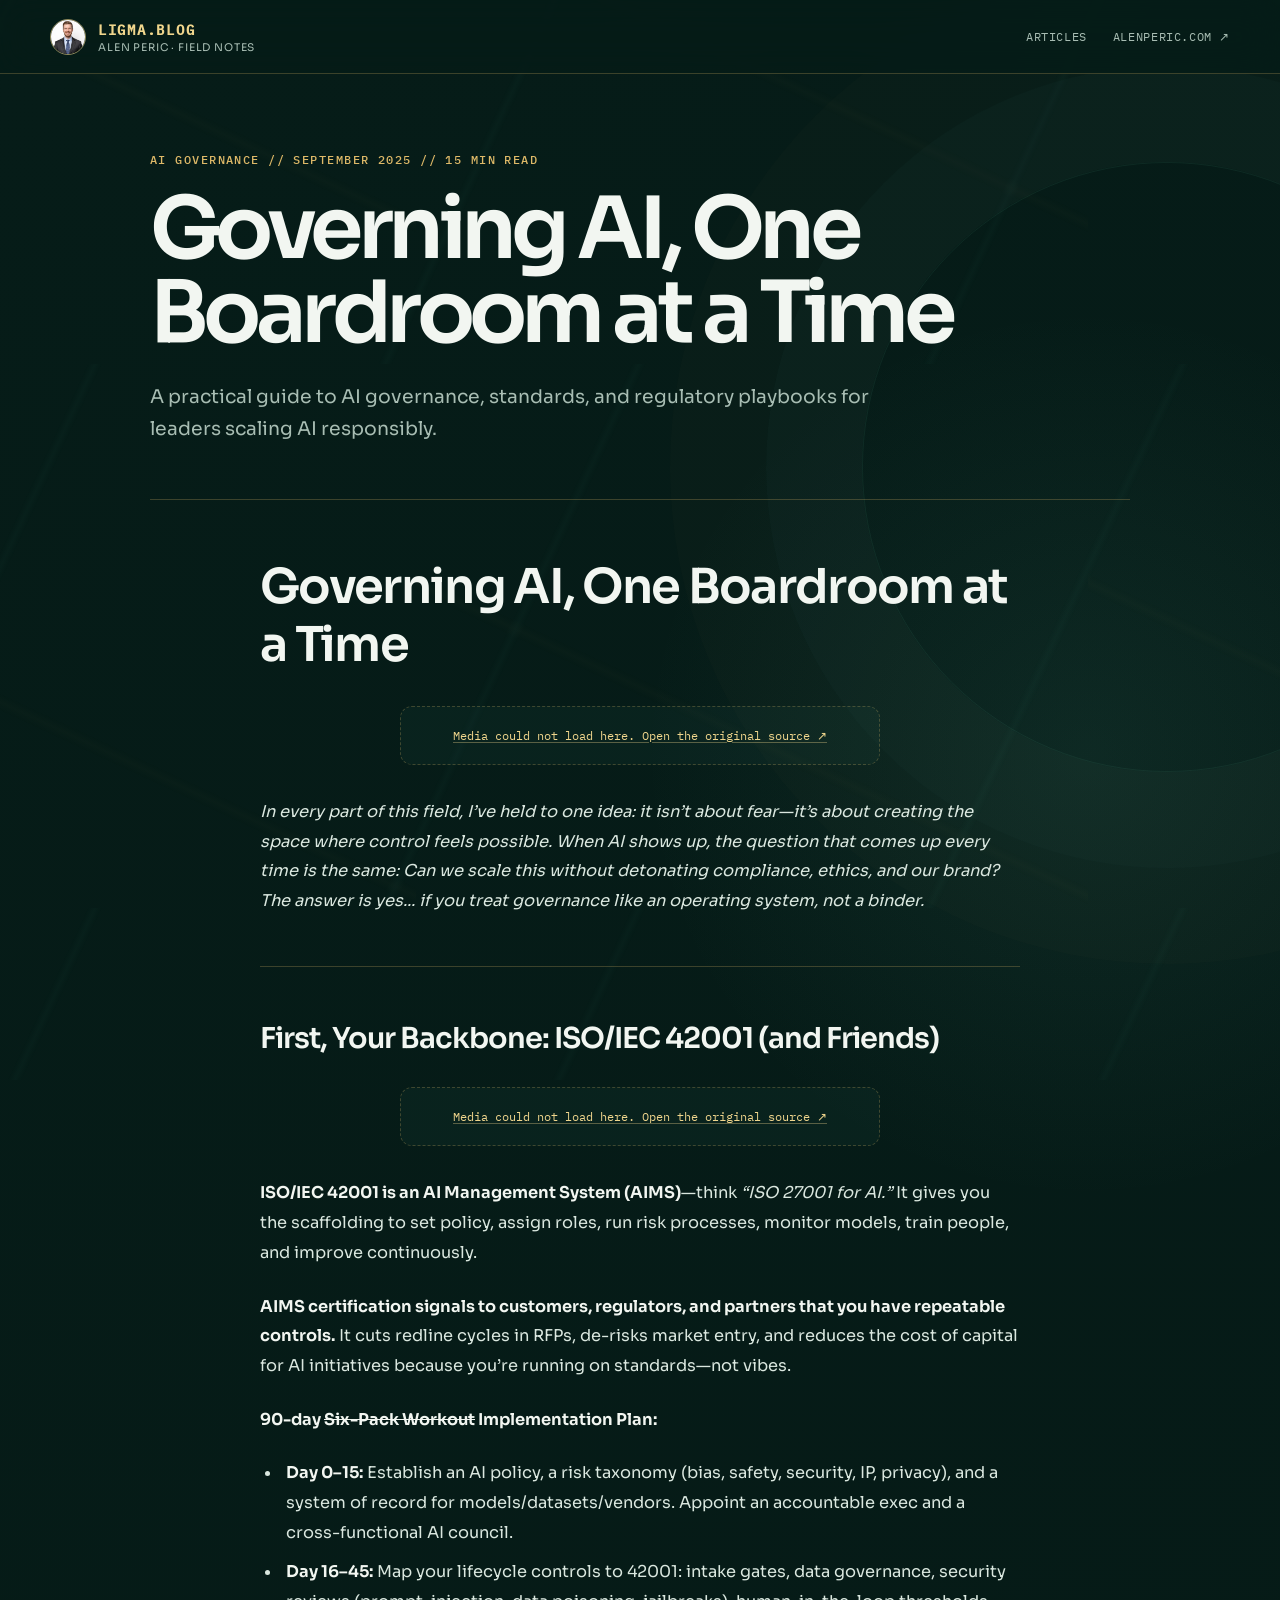
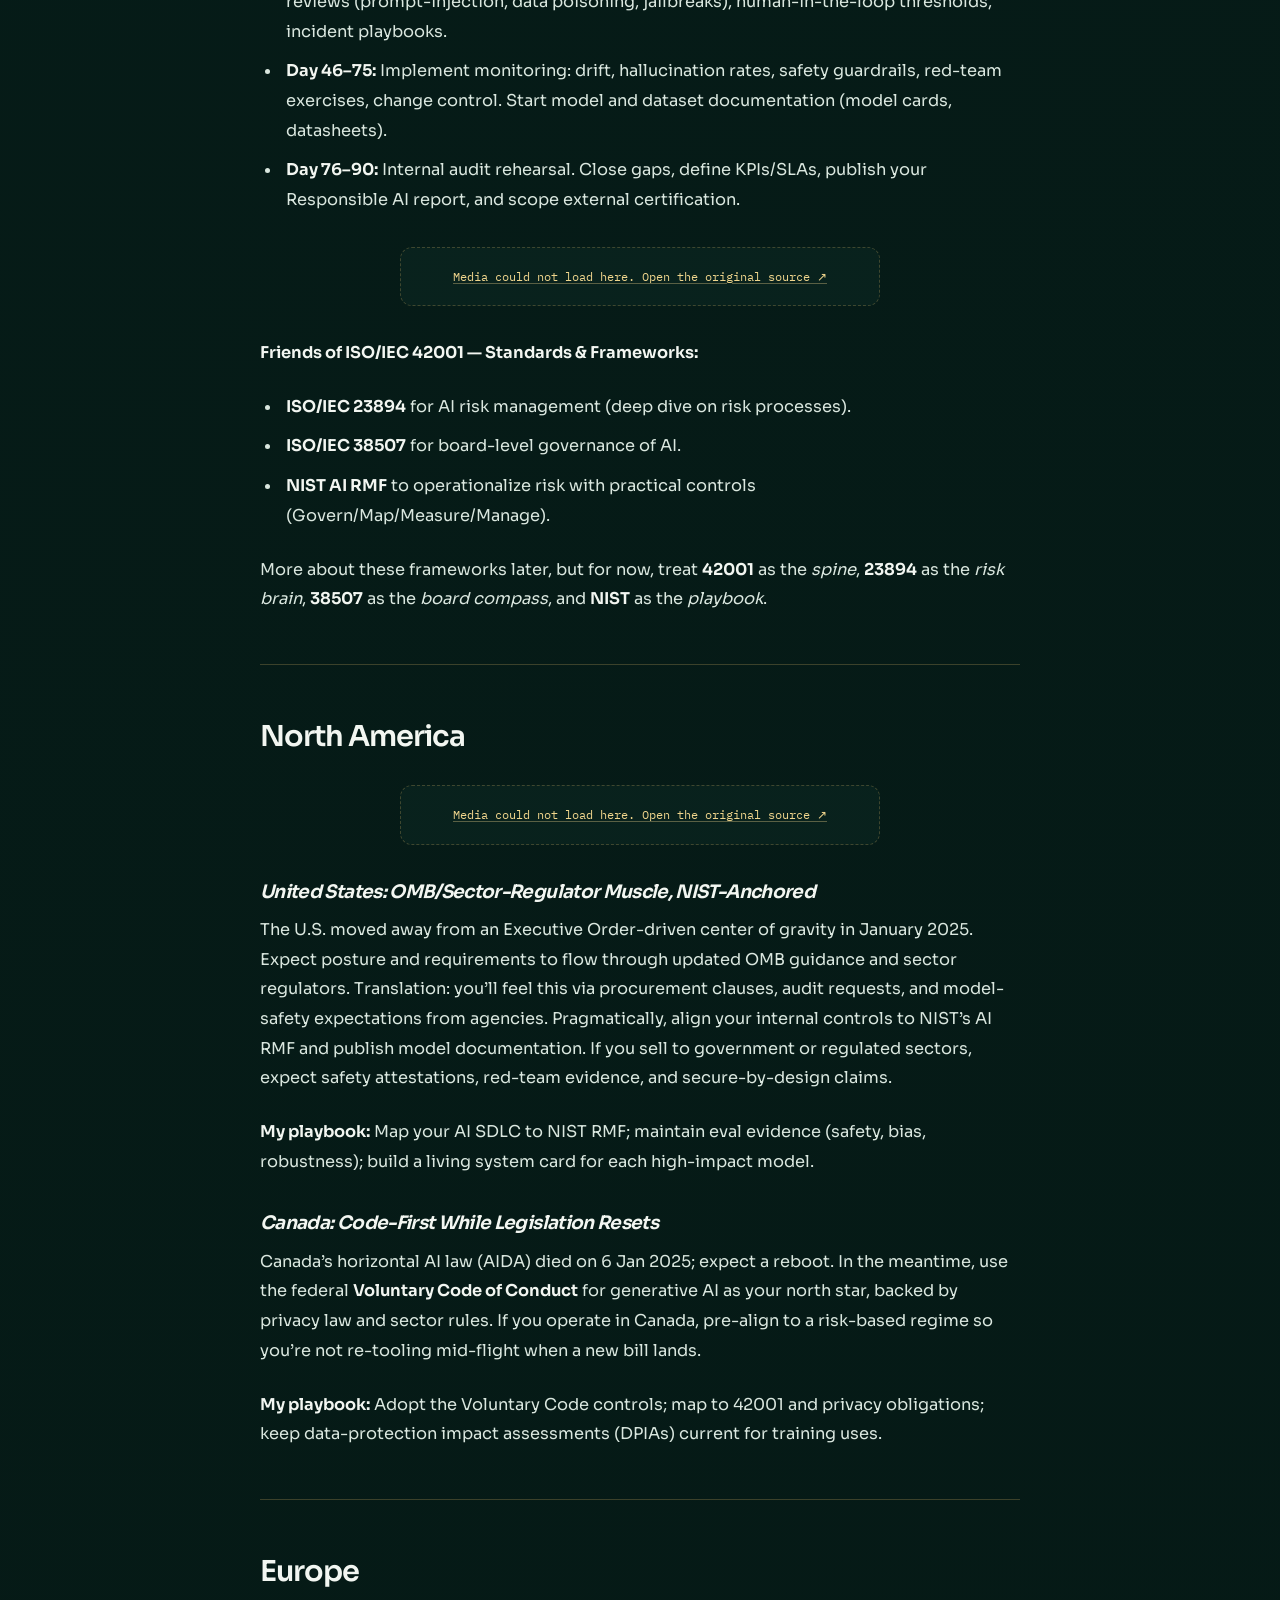
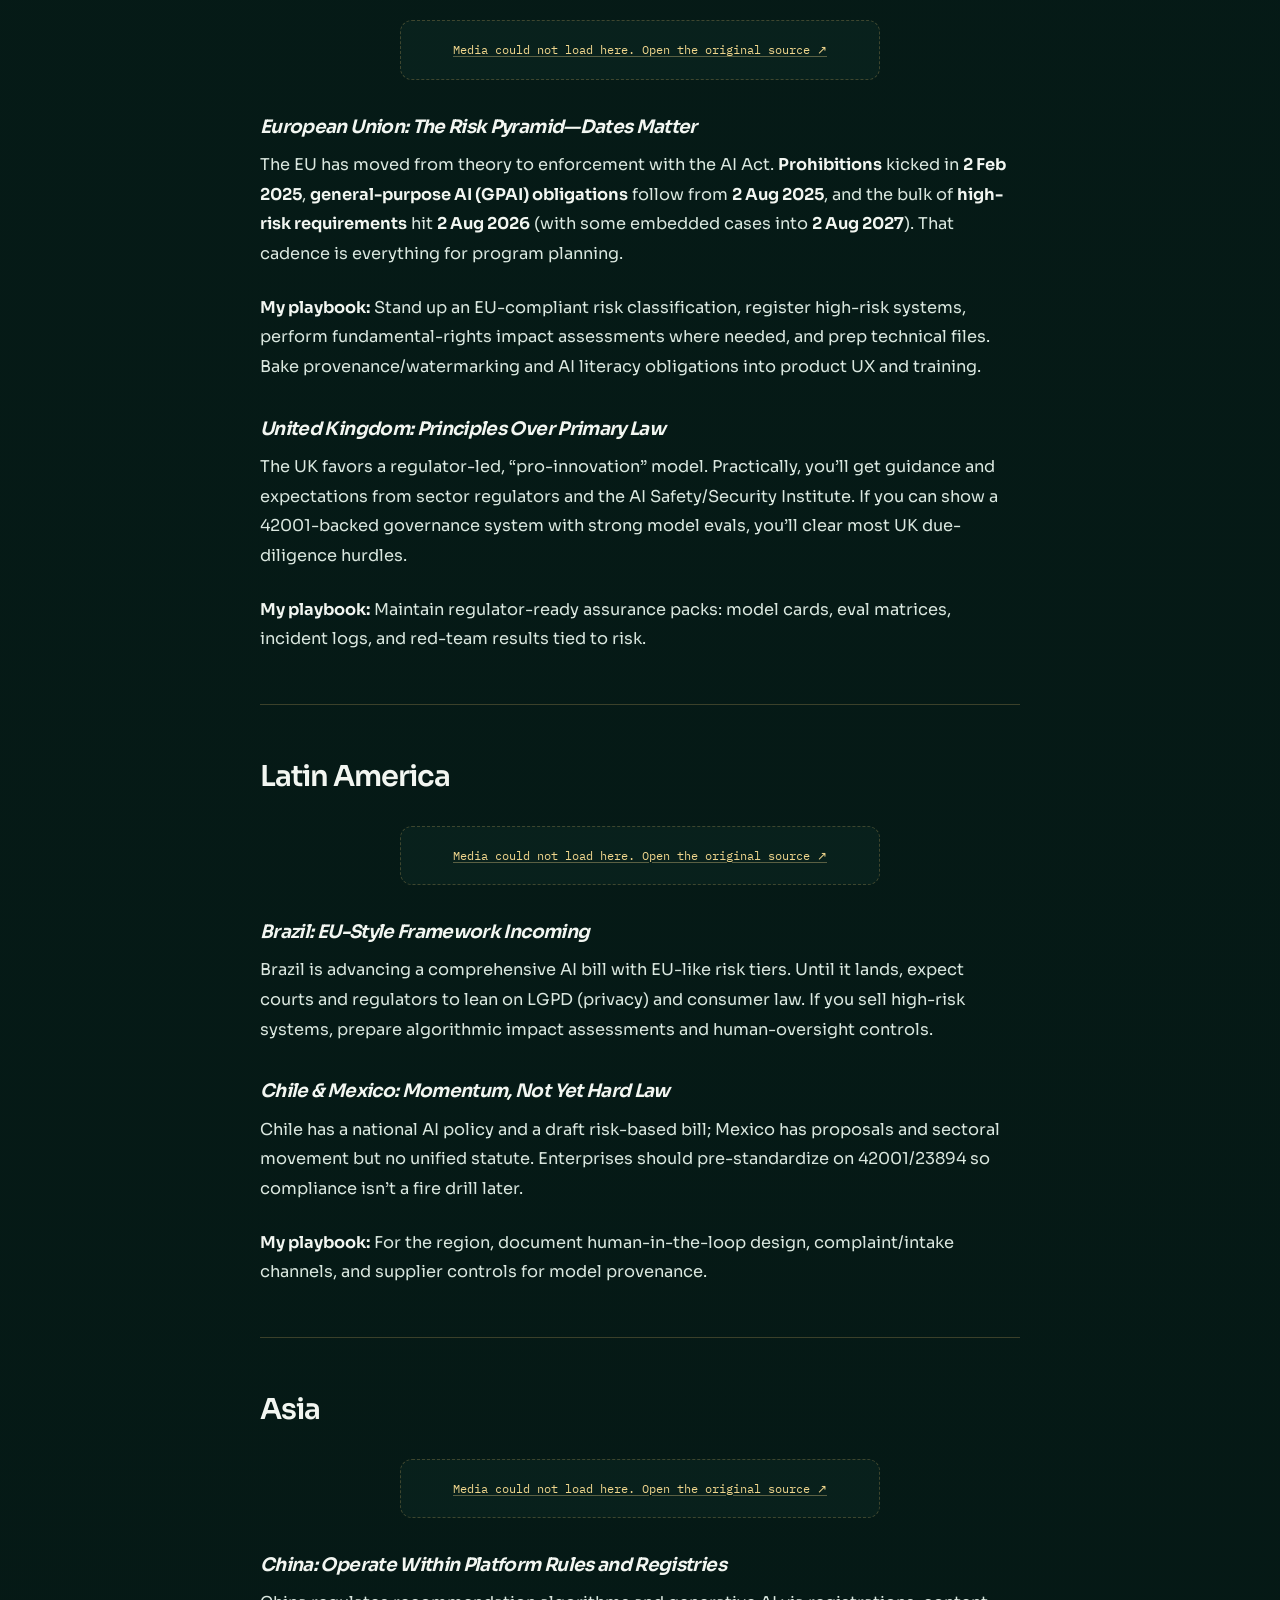
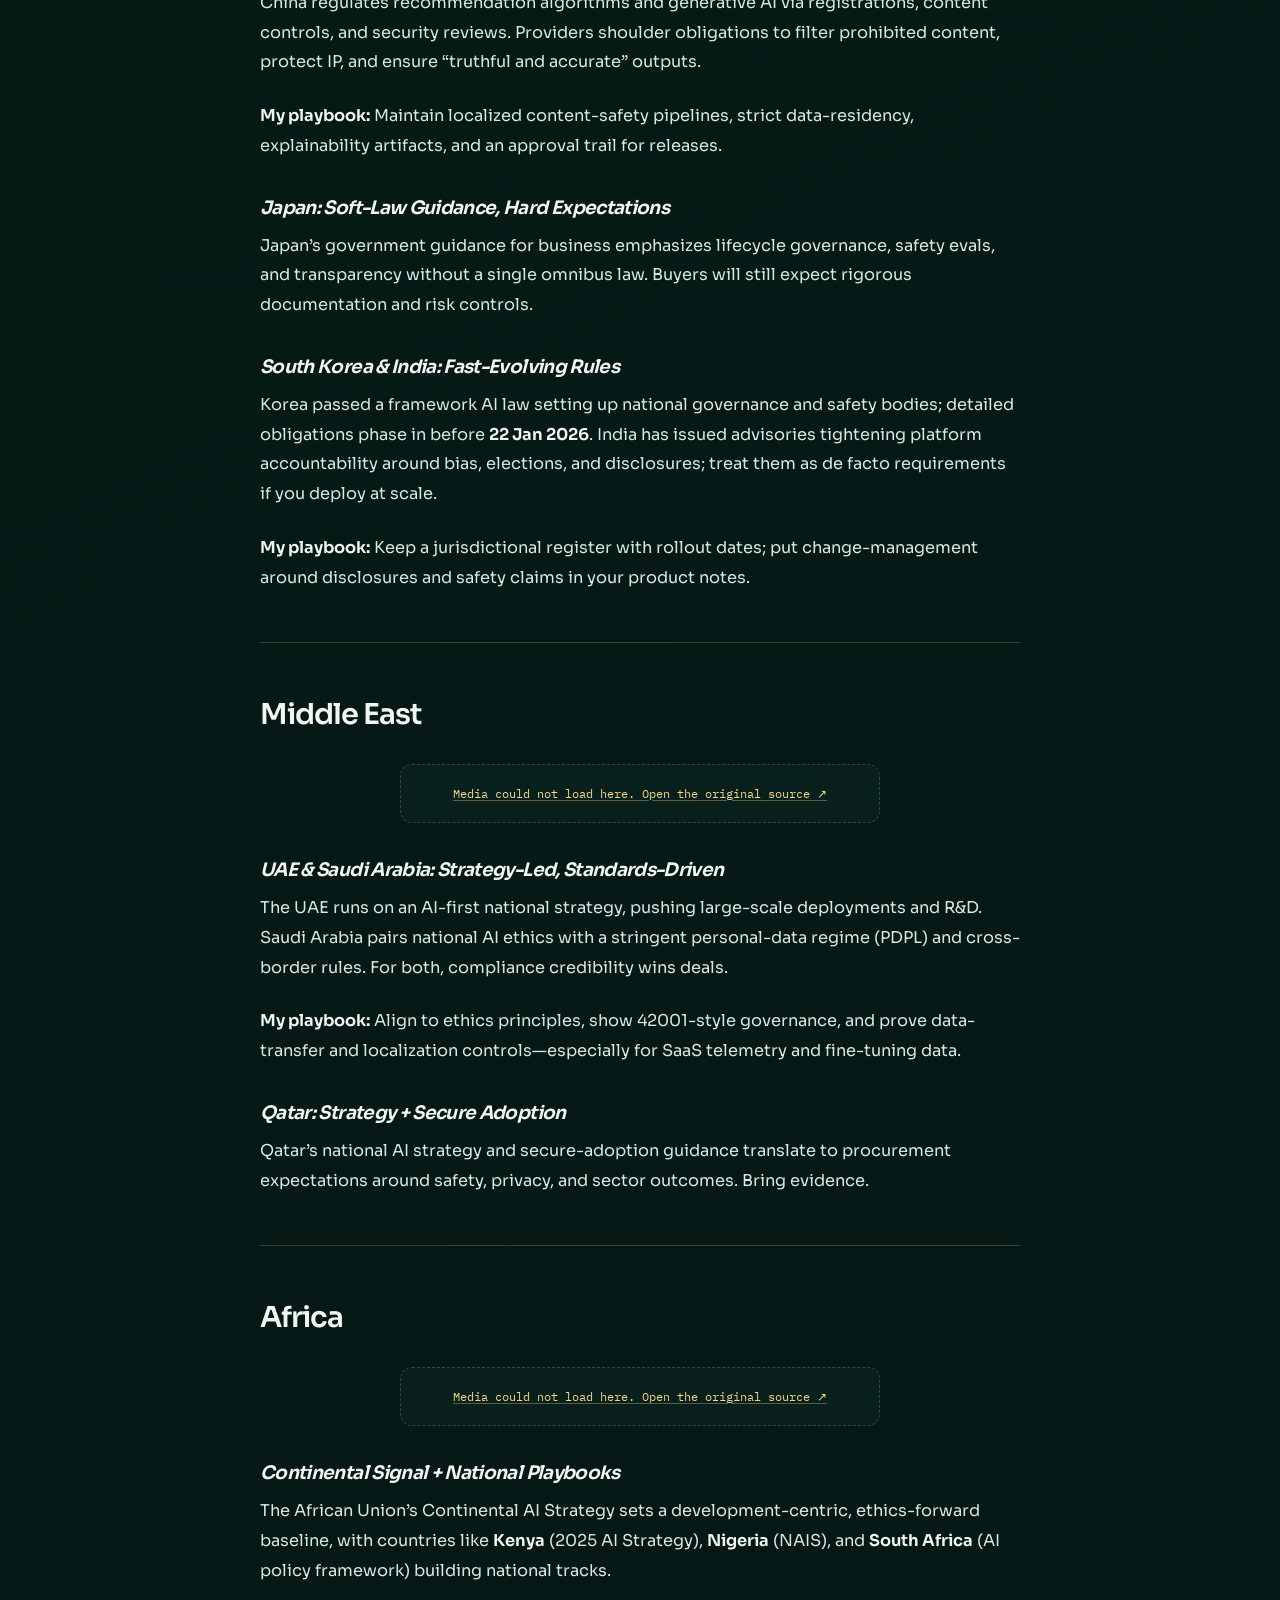
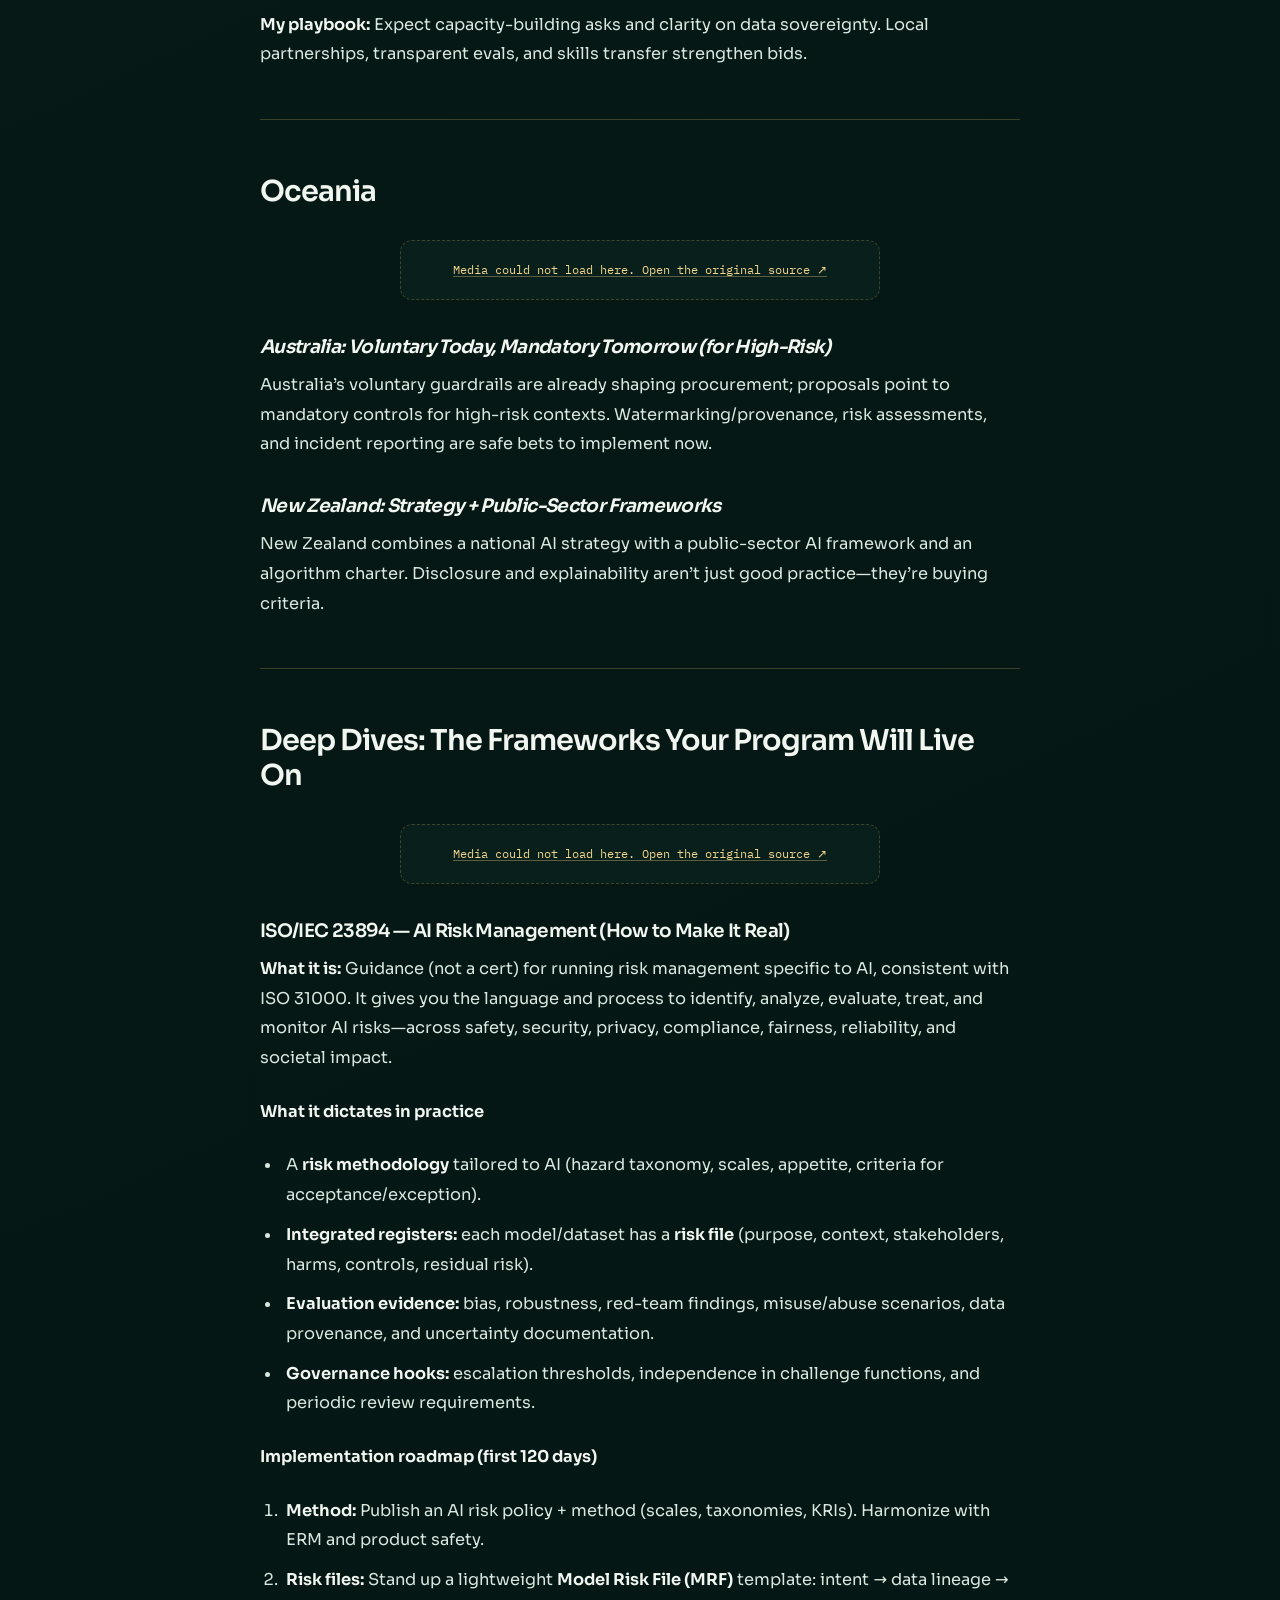
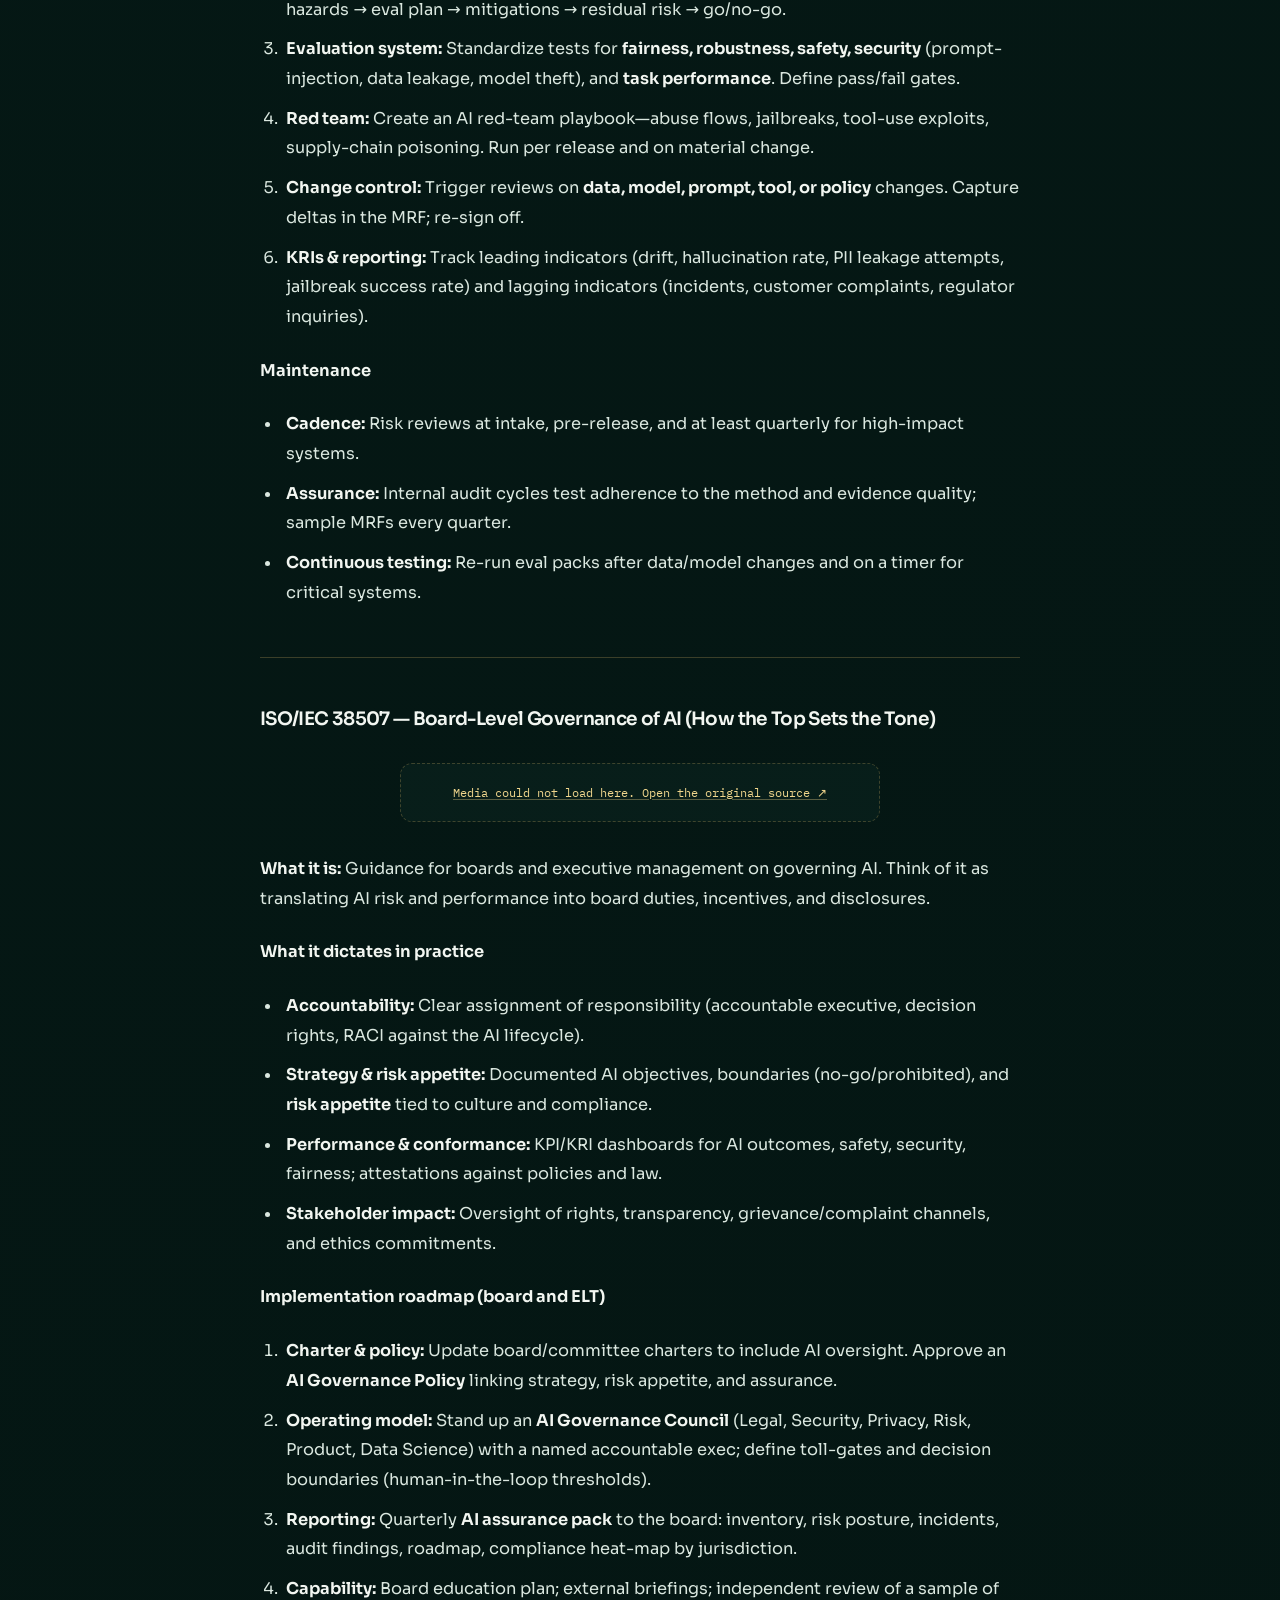
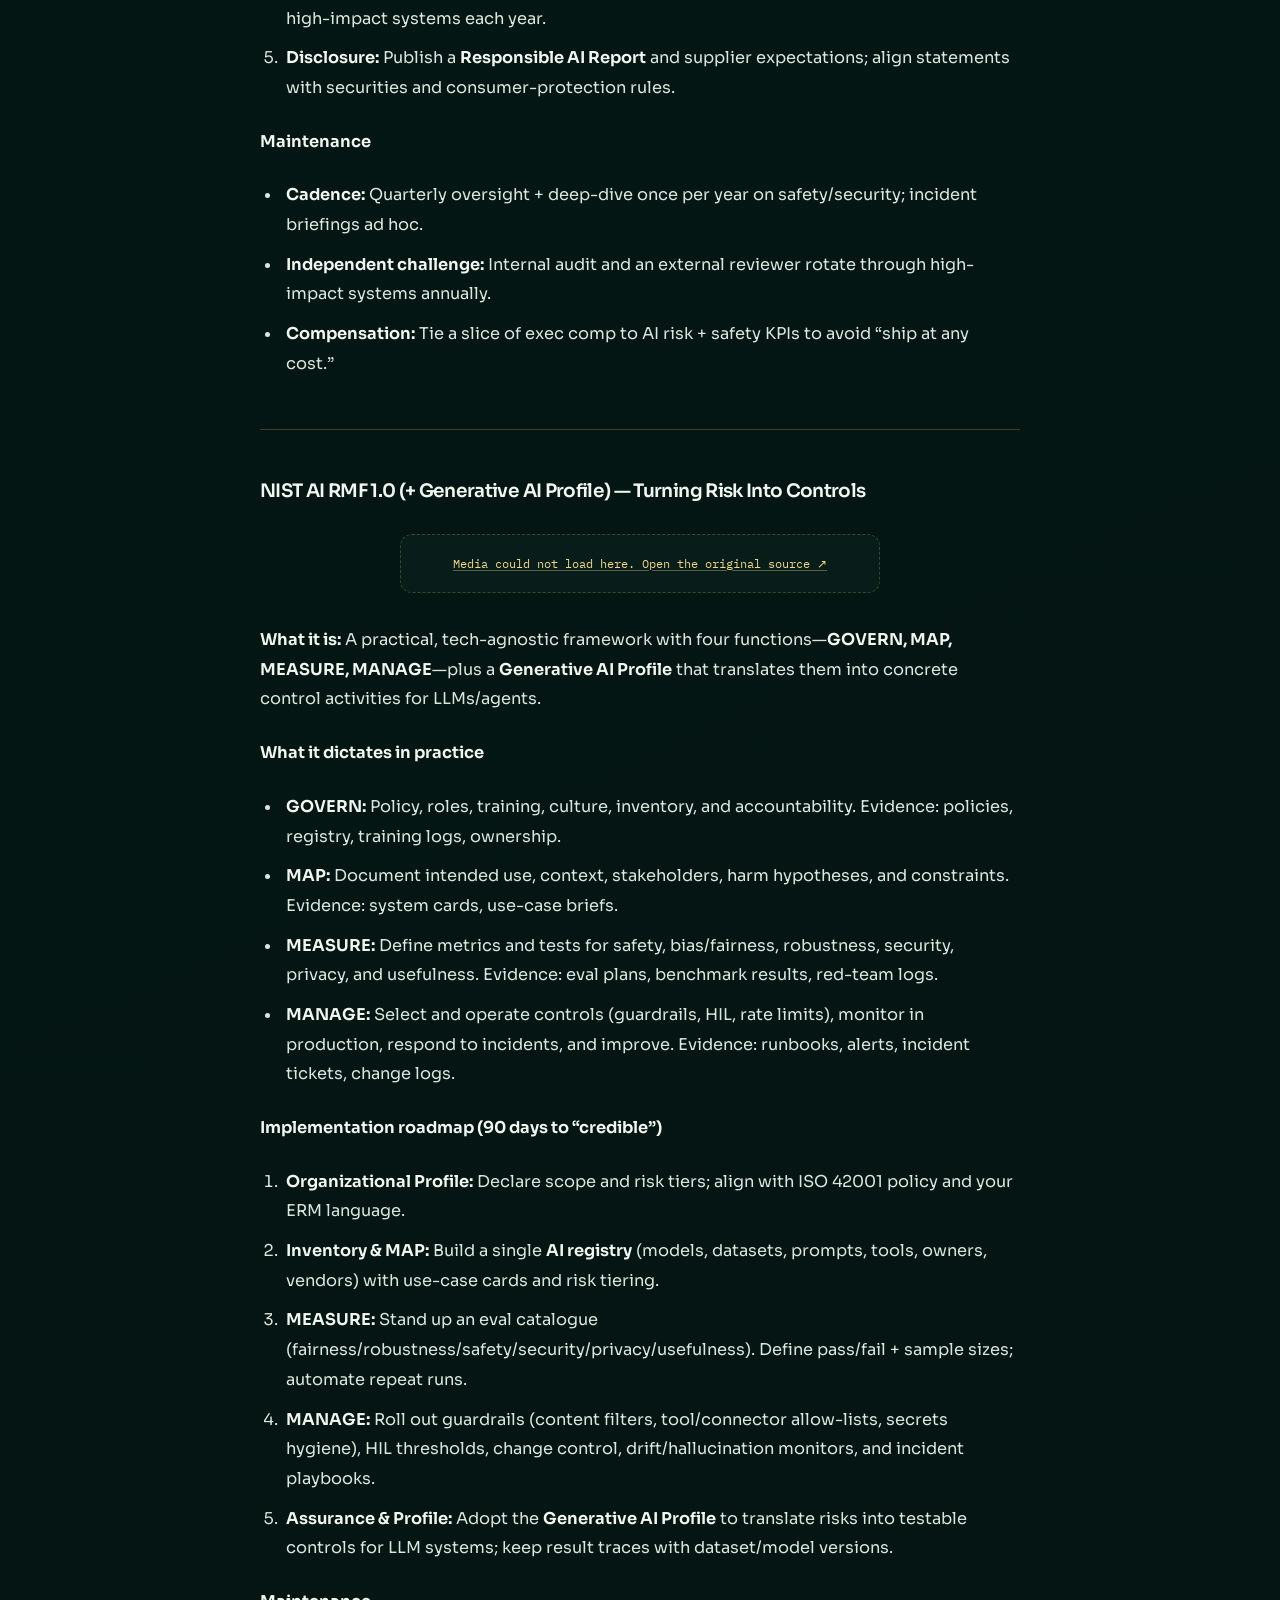
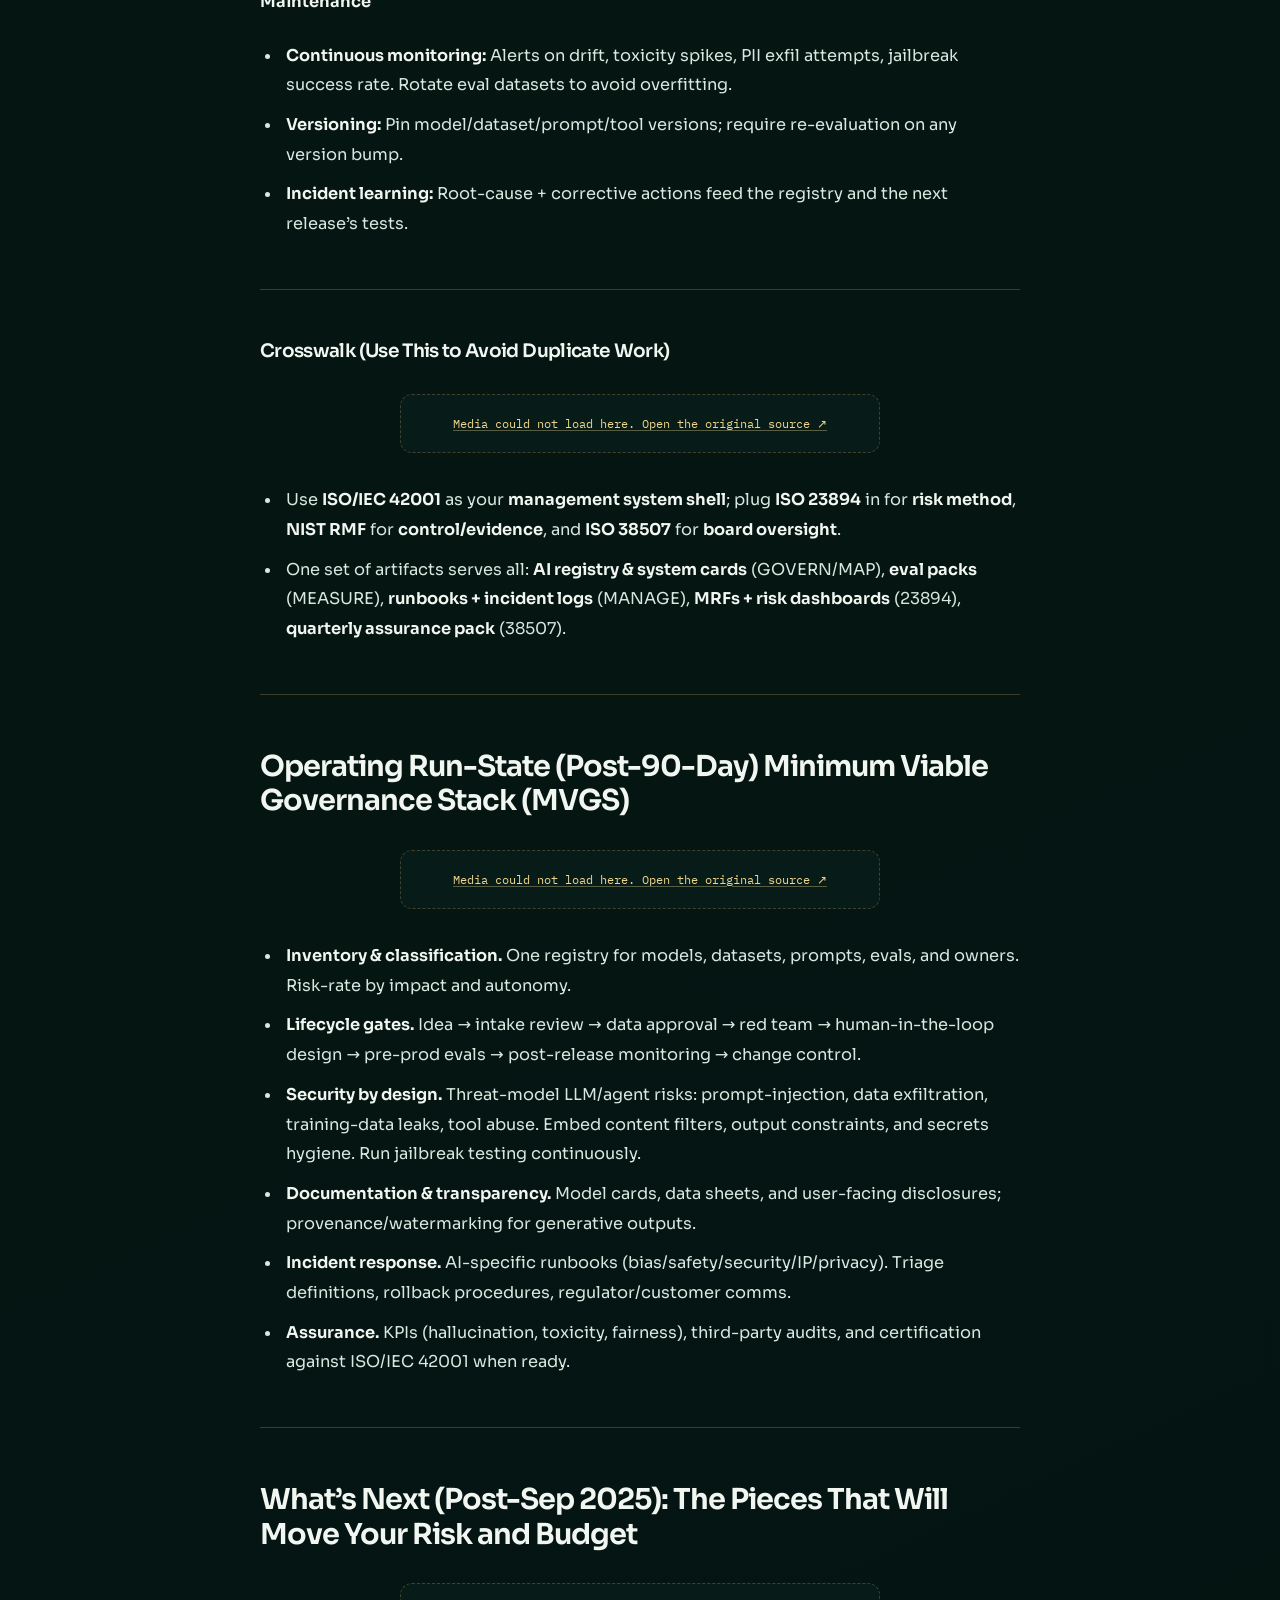
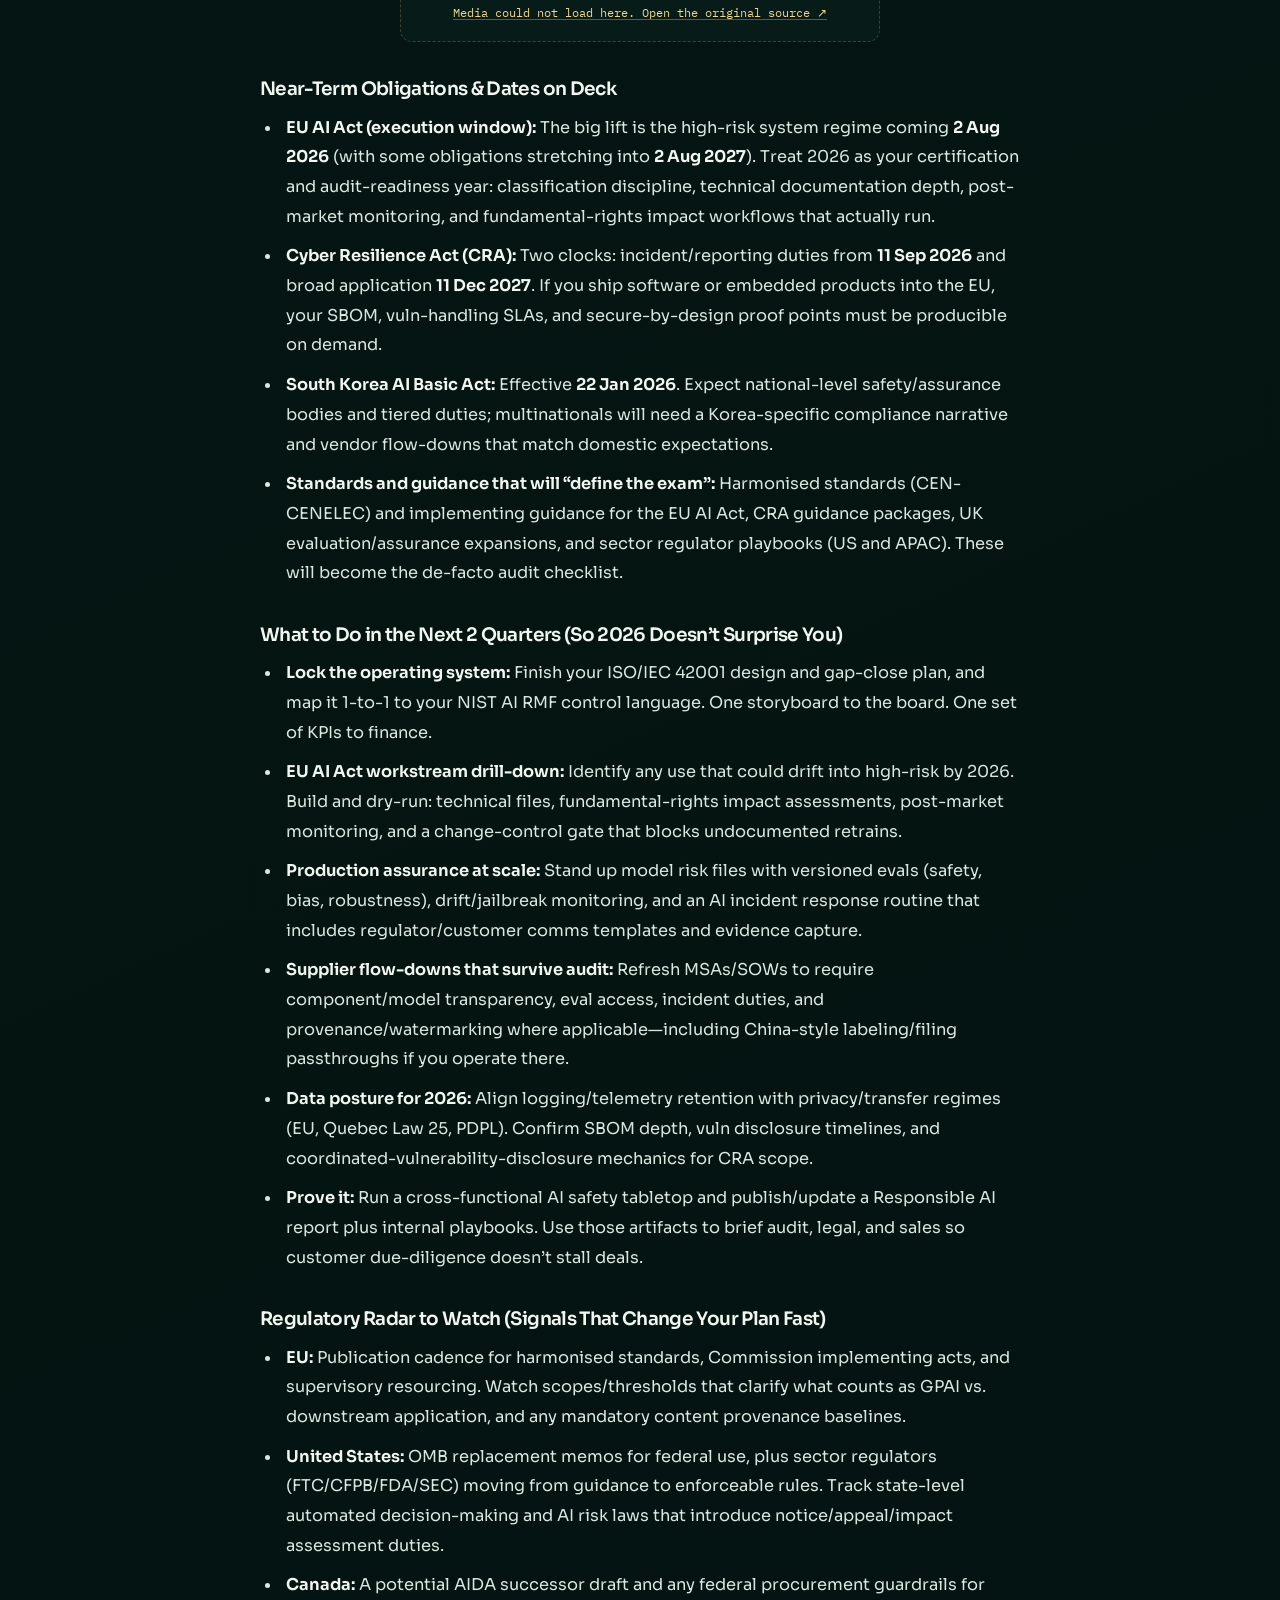
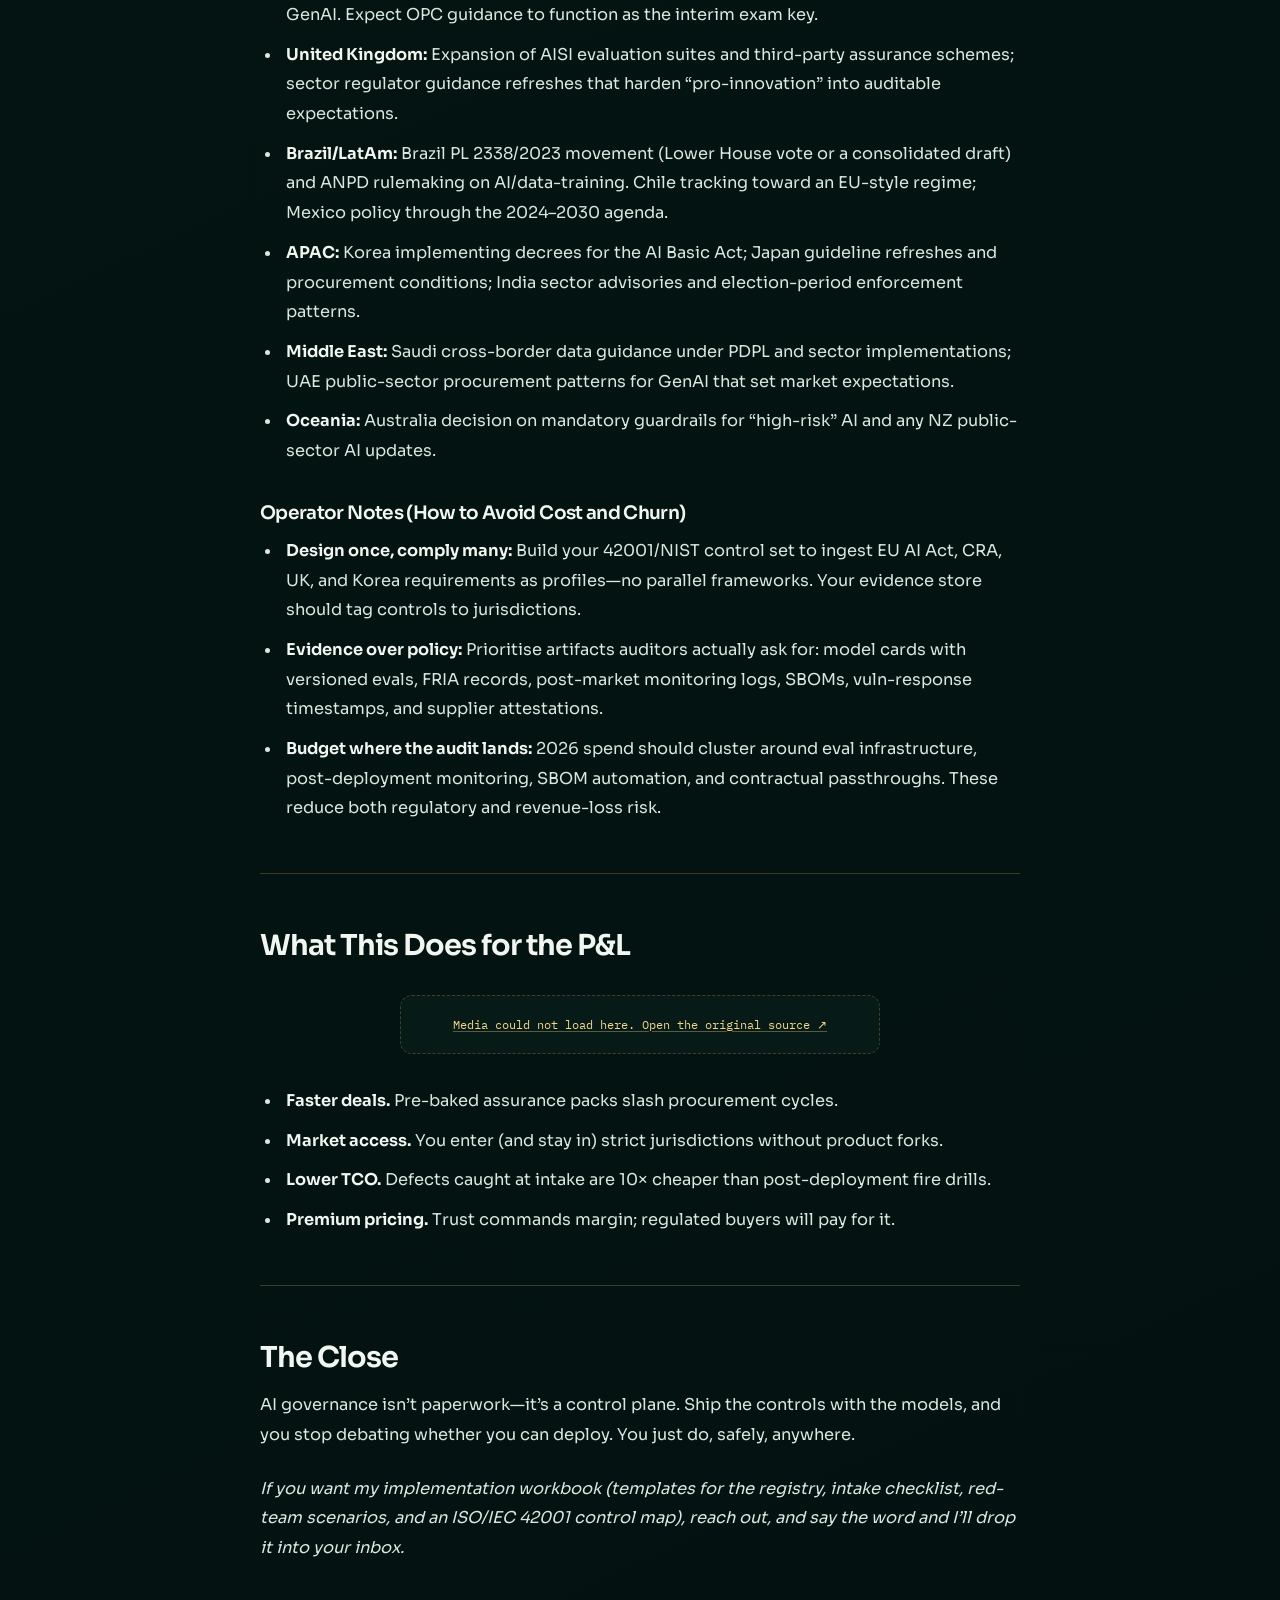
<file: post5/index.html>
<!doctype html>
<html lang="en-CA">
  <head>
    <meta charset="utf-8" />
    <meta name="viewport" content="width=device-width, initial-scale=1" />
    <meta name="author" content="Alen Peric" />
    <meta name="theme-color" content="#061c18" />
    <meta name="color-scheme" content="dark" />
    <meta name="robots" content="index, follow, max-image-preview:large, max-snippet:-1, max-video-preview:-1" />
    <meta name="description" content="A practical guide to AI governance, standards, and regulatory playbooks for leaders scaling AI responsibly." />
    <link rel="canonical" href="https://ligma.blog/post5/" />
    <link rel="author" href="https://alenperic.com/" />
    <link rel="alternate" hreflang="en-CA" href="https://ligma.blog/post5/" />
    <link rel="alternate" type="application/rss+xml" title="LIGMA.BLOG RSS" href="https://ligma.blog/feed.xml" />
    <meta property="og:type" content="article" />
    <meta property="og:locale" content="en_CA" />
    <meta property="og:site_name" content="LIGMA.BLOG" />
    <meta property="og:title" content="Governing AI, One Boardroom at a Time" />
    <meta property="og:description" content="A practical guide to AI governance, standards, and regulatory playbooks for leaders scaling AI responsibly." />
    <meta property="og:url" content="https://ligma.blog/post5/" />
    <meta property="og:image" content="https://ligma.blog/img/og-blog.png" />
    <meta property="og:image:secure_url" content="https://ligma.blog/img/og-blog.png" />
    <meta property="og:image:type" content="image/png" />
    <meta property="og:image:width" content="1200" />
    <meta property="og:image:height" content="630" />
    <meta property="og:image:alt" content="LIGMA.BLOG by Alen Peric" />
    <meta property="article:published_time" content="2025-09-23" />
    <meta property="article:modified_time" content="2026-09-04" />
    <meta property="article:author" content="Alen Peric" />
    <meta property="article:section" content="AI governance" />
    <meta name="twitter:card" content="summary_large_image" />
    <meta name="twitter:title" content="Governing AI, One Boardroom at a Time" />
    <meta name="twitter:description" content="A practical guide to AI governance, standards, and regulatory playbooks for leaders scaling AI responsibly." />
    <meta name="twitter:image" content="https://ligma.blog/img/og-blog.png" />
    <meta name="twitter:image:alt" content="LIGMA.BLOG by Alen Peric" />
    <title>Governing AI, One Boardroom at a Time | LIGMA.BLOG</title>
    <link rel="icon" type="image/png" sizes="64x64" href="../img/favicon-64.png" />
    <link rel="apple-touch-icon" sizes="180x180" href="../img/apple-touch-icon.png" />
    <link rel="preload" href="../assets/fonts/sora-latin.woff2" as="font" type="font/woff2" crossorigin />
    <link rel="stylesheet" href="../assets/blog.css" />
    <script async src="https://www.googletagmanager.com/gtag/js?id=G-VMD9STL32Q"></script>
    <script>
      window.dataLayer = window.dataLayer || [];
      function gtag(){dataLayer.push(arguments);}
      gtag('js', new Date());
      gtag('config', 'G-VMD9STL32Q');
    </script>
    <script type="application/ld+json">{"@context":"https://schema.org","@graph":[{"@type":"BlogPosting","@id":"https://ligma.blog/post5/#article","url":"https://ligma.blog/post5/","headline":"Governing AI, One Boardroom at a Time","description":"A practical guide to AI governance, standards, and regulatory playbooks for leaders scaling AI responsibly.","datePublished":"2025-09-23","dateModified":"2026-09-04","mainEntityOfPage":{"@type":"WebPage","@id":"https://ligma.blog/post5/"},"image":{"@type":"ImageObject","url":"https://ligma.blog/img/og-blog.png","width":1200,"height":630,"caption":"LIGMA.BLOG by Alen Peric"},"thumbnailUrl":"https://ligma.blog/img/og-blog.png","inLanguage":"en-CA","isAccessibleForFree":true,"articleSection":"AI governance","keywords":["AI governance","ISO 42001","NIST AI RMF","AI regulation","leadership"],"author":{"@id":"https://alenperic.com/#person"},"publisher":{"@id":"https://alenperic.com/#person"},"isPartOf":{"@id":"https://ligma.blog/#blog"}},{"@type":"BreadcrumbList","@id":"https://ligma.blog/post5/#breadcrumb","itemListElement":[{"@type":"ListItem","position":1,"name":"LIGMA.BLOG","item":"https://ligma.blog/"},{"@type":"ListItem","position":2,"name":"Governing AI, One Boardroom at a Time","item":"https://ligma.blog/post5/"}]},{"@type":"Person","@id":"https://alenperic.com/#person","name":"Alen Peric","url":"https://alenperic.com/","image":"https://ligma.blog/img/alen-peric.webp","jobTitle":"Senior Threat Intelligence Analyst","worksFor":{"@type":"Organization","name":"CrowdStrike"},"alumniOf":{"@type":"CollegeOrUniversity","name":"Fanshawe College"},"sameAs":["https://www.linkedin.com/in/alen-peric","https://github.com/alenperic","https://ligma.blog/"]}]}</script>
    <script src="../assets/blog.js" defer></script>
  </head>
  <body class="article-page">

    <a class="skip-link" href="#article">Skip to article</a>
    <header class="site-header">
      <a class="brand" href="../" aria-label="LIGMA.BLOG home">
        <img src="../img/alen-peric.webp" alt="" width="512" height="512" />
        <span class="brand-copy"><strong>LIGMA.BLOG</strong><small>Alen Peric · Field notes</small></span>
      </a>
      <nav class="site-nav" aria-label="Primary navigation">
        <a href="../#articles">Articles</a>
        <a href="https://alenperic.com/" rel="me">AlenPeric.com ↗</a>
      </nav>
    </header>
    <div class="reading-progress" aria-hidden="true"><span></span></div>
    <main id="article">
      <section class="article-masthead">
        <p class="article-meta">AI governance // <time datetime="2025-09-23">September 2025</time> // 15 min read</p>
        <h1>Governing AI, One Boardroom at a Time</h1>
        <p class="article-standfirst">A practical guide to AI governance, standards, and regulatory playbooks for leaders scaling AI responsibly.</p>
      </section>
      <div class="article-shell">
        <article class="blog-post">
          <!-- ARTICLE CONTENT START -->
<h2>Governing AI, One Boardroom at a Time</h2>
    <img class="article-media" loading="lazy" decoding="async" fetchpriority="low" referrerpolicy="no-referrer" data-remote-media src="https://csuiteaward.com/wp-content/uploads/2024/11/ai-fu.gif" alt="AI Governance">
      <p><em>In every part of this field, I’ve held to one idea: it isn’t about fear—it’s about creating the space where control feels possible. When AI shows up, the question that comes up every time is the same: <i>Can we scale this without detonating compliance, ethics, and our brand?</i> The answer is yes... if you treat governance like an operating system, not a binder.</em></p>
      <hr>
  <h3><span>First, Your Backbone: ISO/IEC 42001</span> (and Friends)</h3>
  <img class="article-media" loading="lazy" decoding="async" fetchpriority="low" referrerpolicy="no-referrer" data-remote-media src="https://i.makeagif.com/media/1-24-2024/Ft8-aw.gif" alt="ISO/IEC 42001">
      <p><b>ISO/IEC 42001 is an AI Management System (AIMS)</b>—think <i>“ISO 27001 for AI.”</i> It gives you the scaffolding to set policy, assign roles, run risk processes, monitor models, train people, and improve continuously.</p>
      <p><b>AIMS certification signals to customers, regulators, and partners that you have repeatable controls.</b> It cuts redline cycles in RFPs, de-risks market entry, and reduces the cost of capital for AI initiatives because you’re running on standards—not vibes.</p>
  <p><b>90-day <s>Six-Pack Workout</s> Implementation Plan:</b></p>
      <ul>
        <li><b>Day 0–15:</b> Establish an AI policy, a risk taxonomy (bias, safety, security, IP, privacy), and a system of record for models/datasets/vendors. Appoint an accountable exec and a cross-functional AI council.</li>
        <li><b>Day 16–45:</b> Map your lifecycle controls to 42001: intake gates, data governance, security reviews (prompt-injection, data poisoning, jailbreaks), human-in-the-loop thresholds, incident playbooks.</li>
        <li><b>Day 46–75:</b> Implement monitoring: drift, hallucination rates, safety guardrails, red-team exercises, change control. Start model and dataset documentation (model cards, datasheets).</li>
        <li><b>Day 76–90:</b> Internal audit rehearsal. Close gaps, define KPIs/SLAs, publish your Responsible AI report, and scope external certification.</li>
      </ul>
  <img class="article-media" loading="lazy" decoding="async" fetchpriority="low" referrerpolicy="no-referrer" data-remote-media src="https://assets.rbl.ms/25581692/origin.gif" alt="AI Risk Management">
      <p><b>Friends of ISO/IEC 42001 — Standards & Frameworks:</b></p>
      <ul>
        <li><b>ISO/IEC 23894</b> for AI risk management (deep dive on risk processes).</li>
        <li><b>ISO/IEC 38507</b> for board-level governance of AI.</li>
        <li><b>NIST AI RMF</b> to operationalize risk with practical controls (Govern/Map/Measure/Manage).</li>
      </ul>
      <p>More about these frameworks later, but for now, treat <b>42001</b> as the <i>spine</i>, <b>23894</b> as the <i>risk brain</i>, <b>38507</b> as the <i>board compass</i>, and <b>NIST</b> as the <i>playbook</i>.</p>
      <hr>
  <h3>North America</h3>
  <img class="article-media" loading="lazy" decoding="async" fetchpriority="low" referrerpolicy="no-referrer" data-remote-media src="https://media0.giphy.com/media/v1.Y2lkPTZjMDliOTUycXpjaWcwbjY3a2wxbWF4M3pzZTNybnFuYnFkYzNzc2NjNjcxZnNxdiZlcD12MV9naWZzX3NlYXJjaCZjdD1n/U86wHVI53I3TPgLaIt/200.gif" alt="North America AI">
      <h4><b><i>United States: OMB/Sector-Regulator Muscle, NIST-Anchored</i></b></h4>
      <p>The U.S. moved away from an Executive Order-driven center of gravity in January 2025. Expect posture and requirements to flow through updated OMB guidance and sector regulators. Translation: you’ll feel this via procurement clauses, audit requests, and model-safety expectations from agencies. Pragmatically, align your internal controls to NIST’s AI RMF and publish model documentation. If you sell to government or regulated sectors, expect safety attestations, red-team evidence, and secure-by-design claims.</p>
      <p><b>My playbook:</b> Map your AI SDLC to NIST RMF; maintain eval evidence (safety, bias, robustness); build a living system card for each high-impact model.</p>
      <h4><b><i>Canada: Code-First While Legislation Resets</i></b></h4>
      <p>Canada’s horizontal AI law (AIDA) died on 6 Jan 2025; expect a reboot. In the meantime, use the federal <b>Voluntary Code of Conduct</b> for generative AI as your north star, backed by privacy law and sector rules. If you operate in Canada, pre-align to a risk-based regime so you’re not re-tooling mid-flight when a new bill lands.</p>
      <p><b>My playbook:</b> Adopt the Voluntary Code controls; map to 42001 and privacy obligations; keep data-protection impact assessments (DPIAs) current for training uses.</p>
      <hr>
  <h3>Europe</h3>
  <img class="article-media" loading="lazy" decoding="async" fetchpriority="low" referrerpolicy="no-referrer" data-remote-media src="https://media1.tenor.com/m/N-03cafdrr4AAAAC/euro-trip.gif" alt="Europe AI">
      <h4><b><i>European Union: The Risk Pyramid—Dates Matter</i></b></h4>
      <p>The EU has moved from theory to enforcement with the AI Act. <b>Prohibitions</b> kicked in <b>2 Feb 2025</b>, <b>general-purpose AI (GPAI) obligations</b> follow from <b>2 Aug 2025</b>, and the bulk of <b>high-risk requirements</b> hit <b>2 Aug 2026</b> (with some embedded cases into <b>2 Aug 2027</b>). That cadence is everything for program planning.</p>
      <p><b>My playbook:</b> Stand up an EU-compliant risk classification, register high-risk systems, perform fundamental-rights impact assessments where needed, and prep technical files. Bake provenance/watermarking and AI literacy obligations into product UX and training.</p>
      <h4><b><i>United Kingdom: Principles Over Primary Law</i></b></h4>
      <p>The UK favors a regulator-led, “pro-innovation” model. Practically, you’ll get guidance and expectations from sector regulators and the AI Safety/Security Institute. If you can show a 42001-backed governance system with strong model evals, you’ll clear most UK due-diligence hurdles.</p>
      <p><b>My playbook:</b> Maintain regulator-ready assurance packs: model cards, eval matrices, incident logs, and red-team results tied to risk.</p>
      <hr>
  <h3>Latin America</h3>
  <img class="article-media" loading="lazy" decoding="async" fetchpriority="low" referrerpolicy="no-referrer" data-remote-media src="https://i.imgur.com/yPpk4BV.gif" alt="Latin America AI">
      <h4><b><i>Brazil: EU-Style Framework Incoming</i></b></h4>
      <p>Brazil is advancing a comprehensive AI bill with EU-like risk tiers. Until it lands, expect courts and regulators to lean on LGPD (privacy) and consumer law. If you sell high-risk systems, prepare algorithmic impact assessments and human-oversight controls.</p>
      <h4><b><i>Chile & Mexico: Momentum, Not Yet Hard Law</i></b></h4>
      <p>Chile has a national AI policy and a draft risk-based bill; Mexico has proposals and sectoral movement but no unified statute. Enterprises should pre-standardize on 42001/23894 so compliance isn’t a fire drill later.</p>
      <p><b>My playbook:</b> For the region, document human-in-the-loop design, complaint/intake channels, and supplier controls for model provenance.</p>
      <hr>
  <h3>Asia</h3>
  <img class="article-media" loading="lazy" decoding="async" fetchpriority="low" referrerpolicy="no-referrer" data-remote-media src="https://i.redd.it/9g32p4gv89t51.gif" alt="Asia AI">
      <h4><b><i>China: Operate Within Platform Rules and Registries</i></b></h4>
      <p>China regulates recommendation algorithms and generative AI via registrations, content controls, and security reviews. Providers shoulder obligations to filter prohibited content, protect IP, and ensure “truthful and accurate” outputs.</p>
      <p><b>My playbook:</b> Maintain localized content-safety pipelines, strict data-residency, explainability artifacts, and an approval trail for releases.</p>
      <h4><b><i>Japan: Soft-Law Guidance, Hard Expectations</i></b></h4>
      <p>Japan’s government guidance for business emphasizes lifecycle governance, safety evals, and transparency without a single omnibus law. Buyers will still expect rigorous documentation and risk controls.</p>
      <h4><b><i>South Korea & India: Fast-Evolving Rules</i></b></h4>
      <p>Korea passed a framework AI law setting up national governance and safety bodies; detailed obligations phase in before <b>22 Jan 2026</b>. India has issued advisories tightening platform accountability around bias, elections, and disclosures; treat them as de facto requirements if you deploy at scale.</p>
      <p><b>My playbook:</b> Keep a jurisdictional register with rollout dates; put change-management around disclosures and safety claims in your product notes.</p>
      <hr>
  <h3>Middle East</h3>
  <img class="article-media" loading="lazy" decoding="async" fetchpriority="low" referrerpolicy="no-referrer" data-remote-media src="https://media1.tenor.com/m/QgQqr8s66sQAAAAd/transforming-cars.gif" alt="Middle East AI">
      <h4><b><i>UAE & Saudi Arabia: Strategy-Led, Standards-Driven</i></b></h4>
      <p>The UAE runs on an AI-first national strategy, pushing large-scale deployments and R&D. Saudi Arabia pairs national AI ethics with a stringent personal-data regime (PDPL) and cross-border rules. For both, compliance credibility wins deals.</p>
      <p><b>My playbook:</b> Align to ethics principles, show 42001-style governance, and prove data-transfer and localization controls—especially for SaaS telemetry and fine-tuning data.</p>
      <h4><b><i>Qatar: Strategy + Secure Adoption</i></b></h4>
      <p>Qatar’s national AI strategy and secure-adoption guidance translate to procurement expectations around safety, privacy, and sector outcomes. Bring evidence.</p>
      <hr>
  <h3>Africa</h3>
  <img class="article-media" loading="lazy" decoding="async" fetchpriority="low" referrerpolicy="no-referrer" data-remote-media src="https://media1.tenor.com/m/hwW9tJoMiloAAAAd/cheetor.gif" alt="Africa AI">
      <h4><b><i>Continental Signal + National Playbooks</i></b></h4>
      <p>The African Union’s Continental AI Strategy sets a development-centric, ethics-forward baseline, with countries like <b>Kenya</b> (2025 AI Strategy), <b>Nigeria</b> (NAIS), and <b>South Africa</b> (AI policy framework) building national tracks.</p>
      <p><b>My playbook:</b> Expect capacity-building asks and clarity on data sovereignty. Local partnerships, transparent evals, and skills transfer strengthen bids.</p>
      <hr>
  <h3>Oceania</h3>
  <img class="article-media" loading="lazy" decoding="async" fetchpriority="low" referrerpolicy="no-referrer" data-remote-media src="https://media1.tenor.com/m/l-_6jOe6PbkAAAAd/gipsy-danger-pacific-rim.gif" alt="Oceania AI">
      <h4><b><i>Australia: Voluntary Today, Mandatory Tomorrow (for High-Risk)</i></b></h4>
      <p>Australia’s voluntary guardrails are already shaping procurement; proposals point to mandatory controls for high-risk contexts. Watermarking/provenance, risk assessments, and incident reporting are safe bets to implement now.</p>
      <h4><b><i>New Zealand: Strategy + Public-Sector Frameworks</i></b></h4>
      <p>New Zealand combines a national AI strategy with a public-sector AI framework and an algorithm charter. Disclosure and explainability aren’t just good practice—they’re buying criteria.</p>
      <hr>
  <h3>Deep Dives: The Frameworks Your Program Will Live On</h3>
  <img class="article-media" loading="lazy" decoding="async" fetchpriority="low" referrerpolicy="no-referrer" data-remote-media src="https://media.tenor.com/XVPGE8wKV8sAAAAj/bionicles.gif" alt="Frameworks">
  <h4>ISO/IEC 23894 — AI Risk Management (How to Make It Real)</h4>
      <p><b>What it is:</b> Guidance (not a cert) for running risk management specific to AI, consistent with ISO 31000. It gives you the language and process to identify, analyze, evaluate, treat, and monitor AI risks—across safety, security, privacy, compliance, fairness, reliability, and societal impact.</p>
      <p><b>What it dictates in practice</b></p>
      <ul>
        <li>A <b>risk methodology</b> tailored to AI (hazard taxonomy, scales, appetite, criteria for acceptance/exception).</li>
        <li><b>Integrated registers:</b> each model/dataset has a <b>risk file</b> (purpose, context, stakeholders, harms, controls, residual risk).</li>
        <li><b>Evaluation evidence:</b> bias, robustness, red-team findings, misuse/abuse scenarios, data provenance, and uncertainty documentation.</li>
        <li><b>Governance hooks:</b> escalation thresholds, independence in challenge functions, and periodic review requirements.</li>
      </ul>
      <p><b>Implementation roadmap (first 120 days)</b></p>
      <ol>
        <li><b>Method:</b> Publish an AI risk policy + method (scales, taxonomies, KRIs). Harmonize with ERM and product safety.</li>
        <li><b>Risk files:</b> Stand up a lightweight <b>Model Risk File (MRF)</b> template: intent → data lineage → hazards → eval plan → mitigations → residual risk → go/no-go.</li>
        <li><b>Evaluation system:</b> Standardize tests for <b>fairness, robustness, safety, security</b> (prompt-injection, data leakage, model theft), and <b>task performance</b>. Define pass/fail gates.</li>
        <li><b>Red team:</b> Create an AI red-team playbook—abuse flows, jailbreaks, tool-use exploits, supply-chain poisoning. Run per release and on material change.</li>
        <li><b>Change control:</b> Trigger reviews on <b>data, model, prompt, tool, or policy</b> changes. Capture deltas in the MRF; re-sign off.</li>
        <li><b>KRIs & reporting:</b> Track leading indicators (drift, hallucination rate, PII leakage attempts, jailbreak success rate) and lagging indicators (incidents, customer complaints, regulator inquiries).</li>
      </ol>
      <p><b>Maintenance</b></p>
      <ul>
        <li><b>Cadence:</b> Risk reviews at intake, pre-release, and at least quarterly for high-impact systems.</li>
        <li><b>Assurance:</b> Internal audit cycles test adherence to the method and evidence quality; sample MRFs every quarter.</li>
        <li><b>Continuous testing:</b> Re-run eval packs after data/model changes and on a timer for critical systems.</li>
      </ul>
      <hr>
      <h4>ISO/IEC 38507 — Board-Level Governance of AI (How the Top Sets the Tone)</h4>
  <img class="article-media" loading="lazy" decoding="async" fetchpriority="low" referrerpolicy="no-referrer" data-remote-media src="https://media1.tenor.com/m/wU0OWbAexlkAAAAC/clanka-clanker.gif" alt="Board Governance">
      <p><b>What it is:</b> Guidance for boards and executive management on governing AI. Think of it as translating AI risk and performance into board duties, incentives, and disclosures.</p>
      <p><b>What it dictates in practice</b></p>
      <ul>
        <li><b>Accountability:</b> Clear assignment of responsibility (accountable executive, decision rights, RACI against the AI lifecycle).</li>
        <li><b>Strategy & risk appetite:</b> Documented AI objectives, boundaries (no-go/prohibited), and <b>risk appetite</b> tied to culture and compliance.</li>
        <li><b>Performance & conformance:</b> KPI/KRI dashboards for AI outcomes, safety, security, fairness; attestations against policies and law.</li>
        <li><b>Stakeholder impact:</b> Oversight of rights, transparency, grievance/complaint channels, and ethics commitments.</li>
      </ul>
      <p><b>Implementation roadmap (board and ELT)</b></p>
      <ol>
        <li><b>Charter & policy:</b> Update board/committee charters to include AI oversight. Approve an <b>AI Governance Policy</b> linking strategy, risk appetite, and assurance.</li>
        <li><b>Operating model:</b> Stand up an <b>AI Governance Council</b> (Legal, Security, Privacy, Risk, Product, Data Science) with a named accountable exec; define toll-gates and decision boundaries (human-in-the-loop thresholds).</li>
        <li><b>Reporting:</b> Quarterly <b>AI assurance pack</b> to the board: inventory, risk posture, incidents, audit findings, roadmap, compliance heat-map by jurisdiction.</li>
        <li><b>Capability:</b> Board education plan; external briefings; independent review of a sample of high-impact systems each year.</li>
        <li><b>Disclosure:</b> Publish a <b>Responsible AI Report</b> and supplier expectations; align statements with securities and consumer-protection rules.</li>
      </ol>
      <p><b>Maintenance</b></p>
      <ul>
        <li><b>Cadence:</b> Quarterly oversight + deep-dive once per year on safety/security; incident briefings ad hoc.</li>
        <li><b>Independent challenge:</b> Internal audit and an external reviewer rotate through high-impact systems annually.</li>
        <li><b>Compensation:</b> Tie a slice of exec comp to AI risk + safety KPIs to avoid “ship at any cost.”</li>
      </ul>
      <hr>
      <h4>NIST AI RMF 1.0 (+ Generative AI Profile) — Turning Risk Into Controls</h4>
  <img class="article-media" loading="lazy" decoding="async" fetchpriority="low" referrerpolicy="no-referrer" data-remote-media src="https://media.tenor.com/uQHOCWdnoeYAAAAj/astro-bot.gif" alt="NIST AI RMF">
      <p><b>What it is:</b> A practical, tech-agnostic framework with four functions—<b>GOVERN, MAP, MEASURE, MANAGE</b>—plus a <b>Generative AI Profile</b> that translates them into concrete control activities for LLMs/agents.</p>
      <p><b>What it dictates in practice</b></p>
      <ul>
        <li><b>GOVERN:</b> Policy, roles, training, culture, inventory, and accountability. Evidence: policies, registry, training logs, ownership.</li>
        <li><b>MAP:</b> Document intended use, context, stakeholders, harm hypotheses, and constraints. Evidence: system cards, use-case briefs.</li>
        <li><b>MEASURE:</b> Define metrics and tests for safety, bias/fairness, robustness, security, privacy, and usefulness. Evidence: eval plans, benchmark results, red-team logs.</li>
        <li><b>MANAGE:</b> Select and operate controls (guardrails, HIL, rate limits), monitor in production, respond to incidents, and improve. Evidence: runbooks, alerts, incident tickets, change logs.</li>
      </ul>
      <p><b>Implementation roadmap (90 days to “credible”)</b></p>
      <ol>
        <li><b>Organizational Profile:</b> Declare scope and risk tiers; align with ISO 42001 policy and your ERM language.</li>
        <li><b>Inventory & MAP:</b> Build a single <b>AI registry</b> (models, datasets, prompts, tools, owners, vendors) with use-case cards and risk tiering.</li>
        <li><b>MEASURE:</b> Stand up an eval catalogue (fairness/robustness/safety/security/privacy/usefulness). Define pass/fail + sample sizes; automate repeat runs.</li>
        <li><b>MANAGE:</b> Roll out guardrails (content filters, tool/connector allow-lists, secrets hygiene), HIL thresholds, change control, drift/hallucination monitors, and incident playbooks.</li>
        <li><b>Assurance & Profile:</b> Adopt the <b>Generative AI Profile</b> to translate risks into testable controls for LLM systems; keep result traces with dataset/model versions.</li>
      </ol>
      <p><b>Maintenance</b></p>
      <ul>
        <li><b>Continuous monitoring:</b> Alerts on drift, toxicity spikes, PII exfil attempts, jailbreak success rate. Rotate eval datasets to avoid overfitting.</li>
        <li><b>Versioning:</b> Pin model/dataset/prompt/tool versions; require re-evaluation on any version bump.</li>
        <li><b>Incident learning:</b> Root-cause + corrective actions feed the registry and the next release’s tests.</li>
      </ul>
      <hr>
      <h4>Crosswalk (Use This to Avoid Duplicate Work)</h4>
  <img class="article-media" loading="lazy" decoding="async" fetchpriority="low" referrerpolicy="no-referrer" data-remote-media src="https://bladerunnerminute.com/wp-content/uploads/2020/01/ig-11.gif" alt="Crosswalk">
      <ul>
        <li>Use <b>ISO/IEC 42001</b> as your <b>management system shell</b>; plug <b>ISO 23894</b> in for <b>risk method</b>, <b>NIST RMF</b> for <b>control/evidence</b>, and <b>ISO 38507</b> for <b>board oversight</b>.</li>
        <li>One set of artifacts serves all: <b>AI registry & system cards</b> (GOVERN/MAP), <b>eval packs</b> (MEASURE), <b>runbooks + incident logs</b> (MANAGE), <b>MRFs + risk dashboards</b> (23894), <b>quarterly assurance pack</b> (38507).</li>
      </ul>
      <hr>
  <h3><b>Operating Run-State (Post-90-Day) Minimum Viable Governance Stack (MVGS)</b></h3>
  <img class="article-media" loading="lazy" decoding="async" fetchpriority="low" referrerpolicy="no-referrer" data-remote-media src="https://en.meming.world/images/en/9/96/Anime_Girl_Hiding_From_a_Terminator.jpg" alt="MVGS">
      <ul>
        <li><b>Inventory & classification.</b> One registry for models, datasets, prompts, evals, and owners. Risk-rate by impact and autonomy.</li>
        <li><b>Lifecycle gates.</b> Idea → intake review → data approval → red team → human-in-the-loop design → pre-prod evals → post-release monitoring → change control.</li>
        <li><b>Security by design.</b> Threat-model LLM/agent risks: prompt-injection, data exfiltration, training-data leaks, tool abuse. Embed content filters, output constraints, and secrets hygiene. Run jailbreak testing continuously.</li>
        <li><b>Documentation & transparency.</b> Model cards, data sheets, and user-facing disclosures; provenance/watermarking for generative outputs.</li>
        <li><b>Incident response.</b> AI-specific runbooks (bias/safety/security/IP/privacy). Triage definitions, rollback procedures, regulator/customer comms.</li>
        <li><b>Assurance.</b> KPIs (hallucination, toxicity, fairness), third-party audits, and certification against ISO/IEC 42001 when ready.</li>
      </ul>
      <hr>
  <h3><b>What’s Next (Post-Sep 2025): The Pieces That Will Move Your Risk and Budget</b></h3>
  <img class="article-media" loading="lazy" decoding="async" fetchpriority="low" referrerpolicy="no-referrer" data-remote-media src="https://media1.tenor.com/m/zlvHtdb8qqEAAAAd/terminator2-judgement-day.gif" alt="Next Steps">
      <h4>Near-Term Obligations & Dates on Deck</h4>
      <ul>
        <li><b>EU AI Act (execution window):</b> The big lift is the high-risk system regime coming <b>2 Aug 2026</b> (with some obligations stretching into <b>2 Aug 2027</b>). Treat 2026 as your certification and audit-readiness year: classification discipline, technical documentation depth, post-market monitoring, and fundamental-rights impact workflows that actually run.</li>
        <li><b>Cyber Resilience Act (CRA):</b> Two clocks: incident/reporting duties from <b>11 Sep 2026</b> and broad application <b>11 Dec 2027</b>. If you ship software or embedded products into the EU, your SBOM, vuln-handling SLAs, and secure-by-design proof points must be producible on demand.</li>
        <li><b>South Korea AI Basic Act:</b> Effective <b>22 Jan 2026</b>. Expect national-level safety/assurance bodies and tiered duties; multinationals will need a Korea-specific compliance narrative and vendor flow-downs that match domestic expectations.</li>
        <li><b>Standards and guidance that will “define the exam”:</b> Harmonised standards (CEN-CENELEC) and implementing guidance for the EU AI Act, CRA guidance packages, UK evaluation/assurance expansions, and sector regulator playbooks (US and APAC). These will become the de-facto audit checklist.</li>
      </ul>
      <h4>What to Do in the Next 2 Quarters (So 2026 Doesn’t Surprise You)</h4>
      <ul>
        <li><b>Lock the operating system:</b> Finish your ISO/IEC 42001 design and gap-close plan, and map it 1-to-1 to your NIST AI RMF control language. One storyboard to the board. One set of KPIs to finance.</li>
        <li><b>EU AI Act workstream drill-down:</b> Identify any use that could drift into high-risk by 2026. Build and dry-run: technical files, fundamental-rights impact assessments, post-market monitoring, and a change-control gate that blocks undocumented retrains.</li>
        <li><b>Production assurance at scale:</b> Stand up model risk files with versioned evals (safety, bias, robustness), drift/jailbreak monitoring, and an AI incident response routine that includes regulator/customer comms templates and evidence capture.</li>
        <li><b>Supplier flow-downs that survive audit:</b> Refresh MSAs/SOWs to require component/model transparency, eval access, incident duties, and provenance/watermarking where applicable—including China-style labeling/filing passthroughs if you operate there.</li>
        <li><b>Data posture for 2026:</b> Align logging/telemetry retention with privacy/transfer regimes (EU, Quebec Law 25, PDPL). Confirm SBOM depth, vuln disclosure timelines, and coordinated-vulnerability-disclosure mechanics for CRA scope.</li>
        <li><b>Prove it:</b> Run a cross-functional AI safety tabletop and publish/update a Responsible AI report plus internal playbooks. Use those artifacts to brief audit, legal, and sales so customer due-diligence doesn’t stall deals.</li>
      </ul>
      <h4>Regulatory Radar to Watch (Signals That Change Your Plan Fast)</h4>
      <ul>
        <li><b>EU:</b> Publication cadence for harmonised standards, Commission implementing acts, and supervisory resourcing. Watch scopes/thresholds that clarify what counts as GPAI vs. downstream application, and any mandatory content provenance baselines.</li>
        <li><b>United States:</b> OMB replacement memos for federal use, plus sector regulators (FTC/CFPB/FDA/SEC) moving from guidance to enforceable rules. Track state-level automated decision-making and AI risk laws that introduce notice/appeal/impact assessment duties.</li>
        <li><b>Canada:</b> A potential AIDA successor draft and any federal procurement guardrails for GenAI. Expect OPC guidance to function as the interim exam key.</li>
        <li><b>United Kingdom:</b> Expansion of AISI evaluation suites and third-party assurance schemes; sector regulator guidance refreshes that harden “pro-innovation” into auditable expectations.</li>
        <li><b>Brazil/LatAm:</b> Brazil PL 2338/2023 movement (Lower House vote or a consolidated draft) and ANPD rulemaking on AI/data-training. Chile tracking toward an EU-style regime; Mexico policy through the 2024–2030 agenda.</li>
        <li><b>APAC:</b> Korea implementing decrees for the AI Basic Act; Japan guideline refreshes and procurement conditions; India sector advisories and election-period enforcement patterns.</li>
        <li><b>Middle East:</b> Saudi cross-border data guidance under PDPL and sector implementations; UAE public-sector procurement patterns for GenAI that set market expectations.</li>
        <li><b>Oceania:</b> Australia decision on mandatory guardrails for “high-risk” AI and any NZ public-sector AI updates.</li>
      </ul>
      <h4>Operator Notes (How to Avoid Cost and Churn)</h4>
      <ul>
        <li><b>Design once, comply many:</b> Build your 42001/NIST control set to ingest EU AI Act, CRA, UK, and Korea requirements as profiles—no parallel frameworks. Your evidence store should tag controls to jurisdictions.</li>
        <li><b>Evidence over policy:</b> Prioritise artifacts auditors actually ask for: model cards with versioned evals, FRIA records, post-market monitoring logs, SBOMs, vuln-response timestamps, and supplier attestations.</li>
        <li><b>Budget where the audit lands:</b> 2026 spend should cluster around eval infrastructure, post-deployment monitoring, SBOM automation, and contractual passthroughs. These reduce both regulatory and revenue-loss risk.</li>
      </ul>
      <hr>
  <h3><b>What This Does for the P&L</b></h3>
  <img class="article-media" loading="lazy" decoding="async" fetchpriority="low" referrerpolicy="no-referrer" data-remote-media src="https://media1.tenor.com/m/JAOS-gtijFkAAAAC/general-grievous-star-wars.gif" alt="P&L">
      <ul>
        <li><b>Faster deals.</b> Pre-baked assurance packs slash procurement cycles.</li>
        <li><b>Market access.</b> You enter (and stay in) strict jurisdictions without product forks.</li>
        <li><b>Lower TCO.</b> Defects caught at intake are 10× cheaper than post-deployment fire drills.</li>
        <li><b>Premium pricing.</b> Trust commands margin; regulated buyers will pay for it.</li>
      </ul>
      <hr>
  <h3><b>The Close</b></h3>
      <p>AI governance isn’t paperwork—it’s a control plane. Ship the controls with the models, and you stop debating whether you can deploy. You just do, safely, anywhere.</p>
      <p><em>If you want my implementation workbook (templates for the registry, intake checklist, red-team scenarios, and an ISO/IEC 42001 control map), reach out, and say the word and I’ll drop it into your inbox.</em></p>
      <!-- Removed duplicate section as requested -->
  <h3>European Union</h3>
        <ul>
          <li>AI Act — <em>Key dates & obligations</em> — <a href="https://digital-strategy.ec.europa.eu/en/policies/regulatory-framework-ai">European Commission: “AI Act” overview</a>.</li>
          <li>Cyber Resilience Act (CRA) — <em>OJ publication & application dates</em> — <a href="https://eur-lex.europa.eu/eli/reg/2024/2847/oj">EUR-Lex: Regulation (EU) 2024/2847</a>.</li>
          <li>NIS2 Directive — <em>Transposition baseline & scope</em> — <a href="https://eur-lex.europa.eu/eli/dir/2022/2555/oj">EUR-Lex: Directive (EU) 2022/2555</a> • <a href="https://digital-strategy.ec.europa.eu/en/policies/nis2-directive">Commission overview</a>.</li>
        </ul>
  <h3>United States</h3>
        <ul>
          <li>Revocation of Executive Orders 14110 & 14091 — <a href="https://www.whitehouse.gov/briefing-room/presidential-actions/2025/01/23/revocation-of-executive-orders-14110-and-14091/">White House: Presidential Actions (Jan 23, 2025)</a>.</li>
          <li>NIST AI RMF resource hub — <a href="https://airc.nist.gov/airmf-resources/airmf/">NIST AI RMF Playbook & tools</a>.</li>
        </ul>
  <h3>Canada</h3>
        <ul>
          <li>Voluntary Code of Conduct for Generative AI — <a href="https://ised-isde.canada.ca/site/ised/en/voluntary-code-conduct-responsible-development-and-management-advanced-generative-ai-systems">ISED official page</a> • <a href="https://www.canada.ca/en/innovation-science-economic-development/news/2024/05/eight-organizations-to-join-canadas-voluntary-ai-code-of-conduct.html">ISED news release (May 27, 2024)</a>.</li>
          <li>Bill C-27 (AIDA) — <em>Died on Order Paper following prorogation (Jan 6, 2025)</em> — <a href="https://gowlingwlg.com/en/insights-resources/articles/2024/bill-c27-timeline-of-developments">Gowling WLG timeline</a> • <a href="https://www.dentons.com/en/insights/newsletters/2025/january/23/global-regulatory-trends-to-watch/dentons-canadian-regulatory-trends-to-watch-in-2025/artificial-intelligence-trends-to-watch-in-2025">Dentons note</a>.</li>
        </ul>
  <h3>United Kingdom</h3>
        <ul>
          <li>AI Assurance Roadmap — <a href="https://www.gov.uk/government/publications/ai-assurance-roadmap">GOV.UK policy paper</a>.</li>
          <li>AI Safety Institute “Inspect” evaluation platform — <a href="https://inspect.aisi.org.uk/">Inspect site</a> • <a href="https://github.com/UKGovernmentBEIS/inspect_ai">GitHub</a> • <a href="https://www.gov.uk/government/news/ai-safety-institute-releases-new-ai-safety-evaluations-platform">GOV.UK news</a>.</li>
        </ul>
  <h3>Asia</h3>
        <ul>
          <li><b>China</b> — Algorithmic Recommendation (2022) — <a href="https://digichina.stanford.edu/work/translation-provisions-on-the-administration-of-algorithmic-recommendation-for-internet-information-services/">CAC provisions (English trans.)</a>; Deep-Synthesis (2023) — <a href="https://digichina.stanford.edu/work/translation-provisions-on-the-administration-of-deep-synthesis-internet-information-services/">CAC provisions (English trans.)</a>; Generative AI (effective Aug 15, 2023) — <a href="https://digichina.stanford.edu/work/translation-chinas-interim-measures-for-the-management-of-generative-artificial-intelligence-services/">Interim Measures (English trans.)</a>.</li>
          <li><b>Japan</b> — AI Guidelines for Business v1.1 (Mar 2025) — <a href="https://www.meti.go.jp/english/policy/mono_info_service/ai/ai_gdl.html">METI (JP)</a>; Government procurement guidance for GenAI (May 2025) — <a href="https://www.digital.go.jp/en/policies/ai_guidelines/">Digital Agency</a>.</li>
          <li><b>South Korea</b> — AI Basic Act (promulgated Jan 21, 2025; effective Jan 22, 2026) — <a href="https://www.msit.go.kr/eng/bbs/view.do?bbsSeqNo=42&mId=4&mPid=2&nttSeqNo=1071&sCode=eng">MSIT English page</a> • <a href="https://cset.georgetown.edu/wp-content/uploads/t0625_south_korea_ai_law_EN.pdf">CSET translation (PDF)</a>.</li>
          <li><b>India</b> — MeitY AI advisories (Mar 2024) — <a href="https://www.meity.gov.in/writereaddata/files/Advisory%20for%20Enabling%20Responsible%20Use%20of%20AI.pdf">Original advisory PDF</a> • <a href="https://www.meity.gov.in/writereaddata/files/Revised_Advisory_AIs_030424.pdf">Revised advisory PDF</a>.</li>
        </ul>
  <h3>Latin America</h3>
        <ul>
          <li><b>Brazil</b> — AI Bill PL 2338/2023 — <a href="https://www.camara.leg.br/propostas-legislativas/2462699">Câmara dos Deputados bill page</a>.</li>
          <li>ANPD (Brazilian DPA) — <em>AI/data enforcement updates</em> — <a href="https://www.gov.br/anpd/pt-br">ANPD official site</a>.</li>
        </ul>
  <h3>Middle East</h3>
        <ul>
          <li><b>Saudi Arabia</b> — Personal Data Protection Law (PDPL) & enforcement timeline — <a href="https://www.sdaia.gov.sa/en/pdpl">SDAIA PDPL page</a>.</li>
          <li><b>Saudi Arabia</b> — National AI Ethics Principles — <a href="https://ai.sdaia.gov.sa/ethics">SDAIA</a>.</li>
          <li><b>United Arab Emirates</b> — National AI Strategy 2031 — <a href="https://u.ae/en/about-the-uae/strategies-initiatives-and-awards/strategies-plans-and-visions/uae-strategy-for-artificial-intelligence">UAE Government portal</a>.</li>
        </ul>
  <h3>Africa</h3>
        <ul>
          <li>African Union — <em>Continental Strategy for AI</em> — <a href="https://au.int/en/dtis">AU Digital & Information Society</a>.</li>
          <li>Kenya — <em>National AI Strategy 2025–2030</em> — <a href="https://ict.go.ke/national-ai-strategy/">Ministry of ICT & Digital Economy</a>.</li>
          <li>Nigeria — <em>National AI Strategy (NAIS)</em> — <a href="https://fmcide.gov.ng/policy/nais/">Ministry of Communications, Innovation & Digital Economy</a>.</li>
        </ul>
  <h3>Oceania</h3>
        <ul>
          <li><b>Australia</b> — <em>Government response: Safe & Responsible AI in Australia</em> — <a href="https://www.industry.gov.au/publications/supporting-responsible-ai">DISR policy page</a>.</li>
          <li><b>New Zealand</b> — Algorithm Charter (public sector) — <a href="https://data.govt.nz/toolkit/data-ethics/algorithm-charter/">data.govt.nz</a> • Generative AI guidance (public sector) — <a href="https://www.digital.govt.nz/standards-and-guidance/technology-and-architecture/generative-ai/">Digital.govt.nz</a>.</li>
        </ul>
        <hr>
  <blockquote>Tip: keep these bookmarked alongside your internal control library (ISO/IEC 42001 policies, NIST RMF profiles, technical files). When a regulator or customer asks “what did you align to?”, these links are the audit trail starters.</blockquote>
  <div>Disclaimer: This blog was written with assistance from genAI and large language models (LLMs).</div>
          <!-- ARTICLE CONTENT END -->
        </article>
      </div>
      <nav class="article-pagination" aria-label="Article navigation">
        <a href="../"><small>Archive</small><span>View all research</span></a>
        <a href="../post4/"><small>Continue reading</small><span>The Way of the Voice in AI Prompts →</span></a>
      </nav>
    </main>

    <footer class="site-footer">
      <div class="footer-top">
        <span class="footer-mark">LIGMA.BLOG // © 2026 ALEN PERIC</span>
        <nav class="footer-links" aria-label="Footer navigation">
          <a href="../">Archive</a>
          <a href="https://alenperic.com/">Homepage</a>
          <a href="https://www.linkedin.com/in/alen-peric/" rel="me">LinkedIn</a>
          <a href="https://github.com/alenperic" rel="me">GitHub</a>
        </nav>
      </div>
      <p class="footer-note"><strong>Privacy note:</strong> This static publication has no accounts or comments. Google Analytics may use cookies or similar browser storage to measure readership. Some articles load media from third-party content networks. Research and analysis are personal and do not represent current or former employers.</p>
    </footer>
  </body>
</html>
</file>
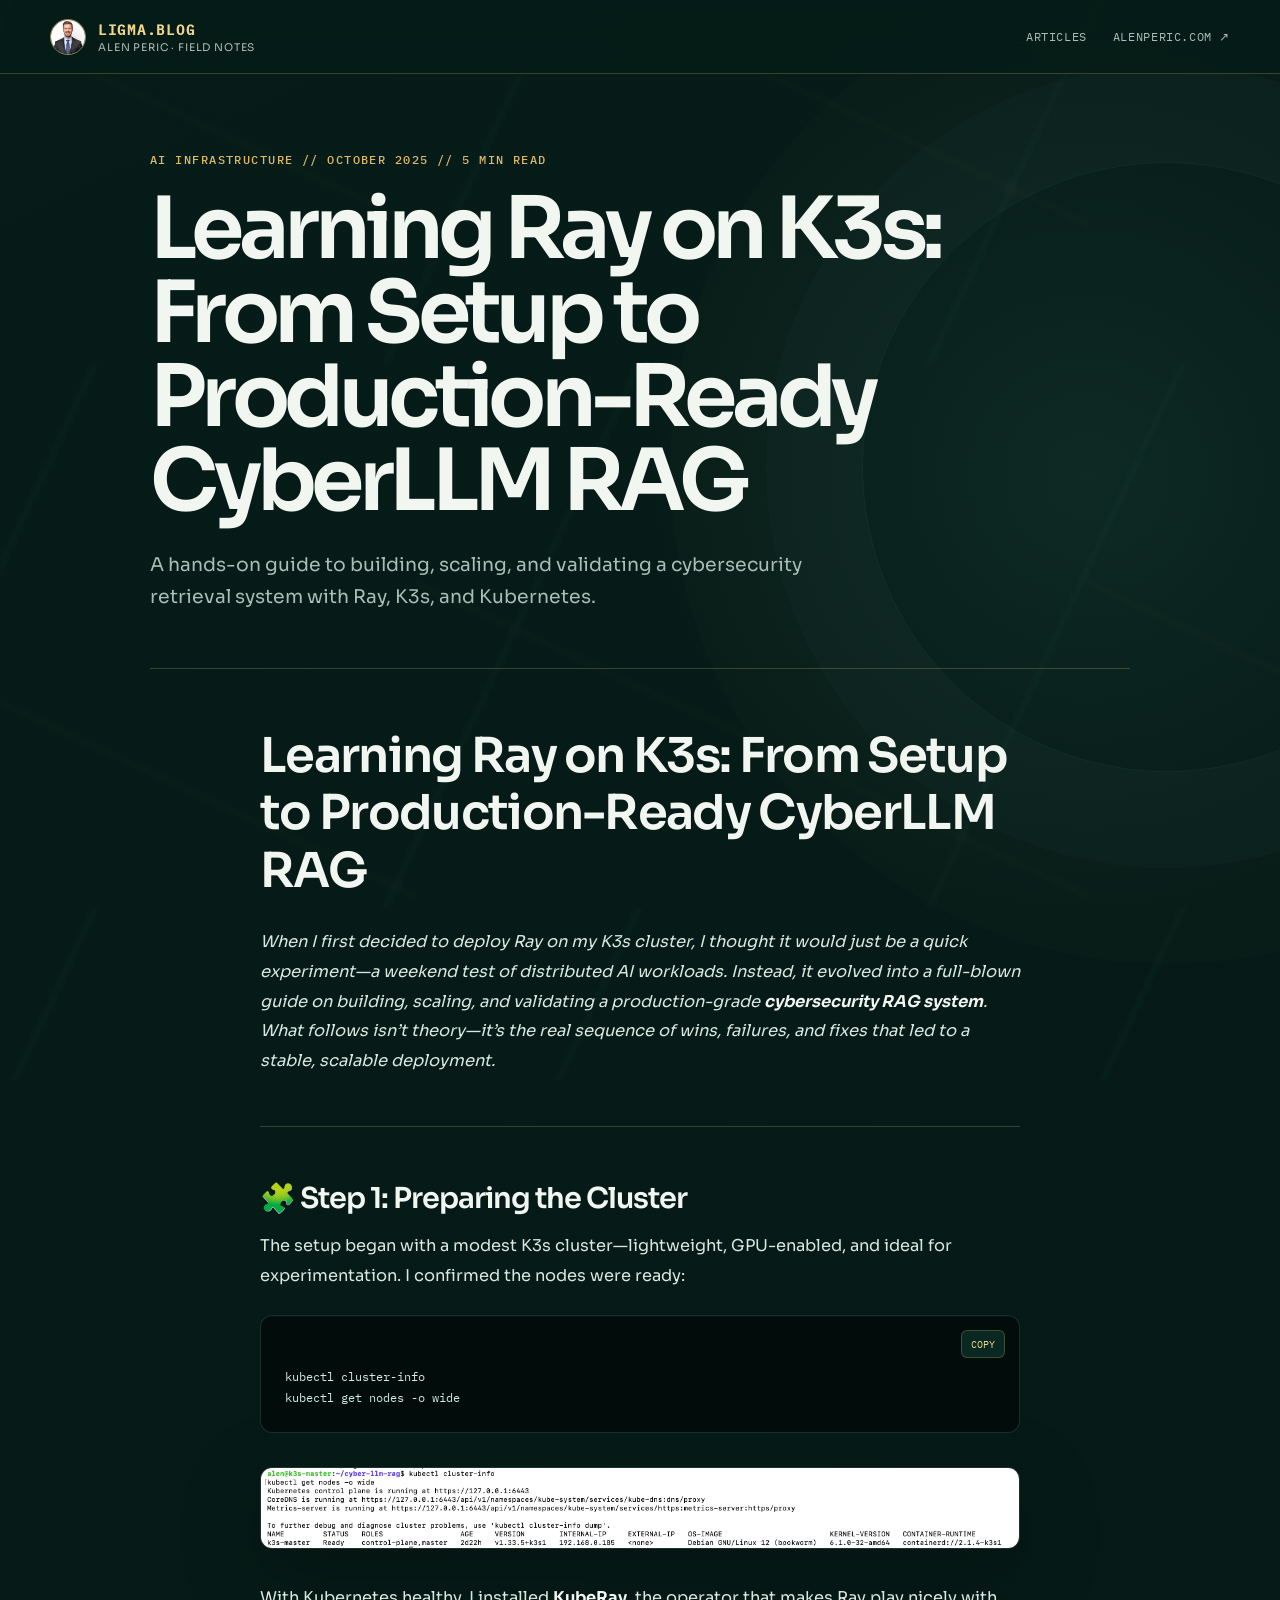
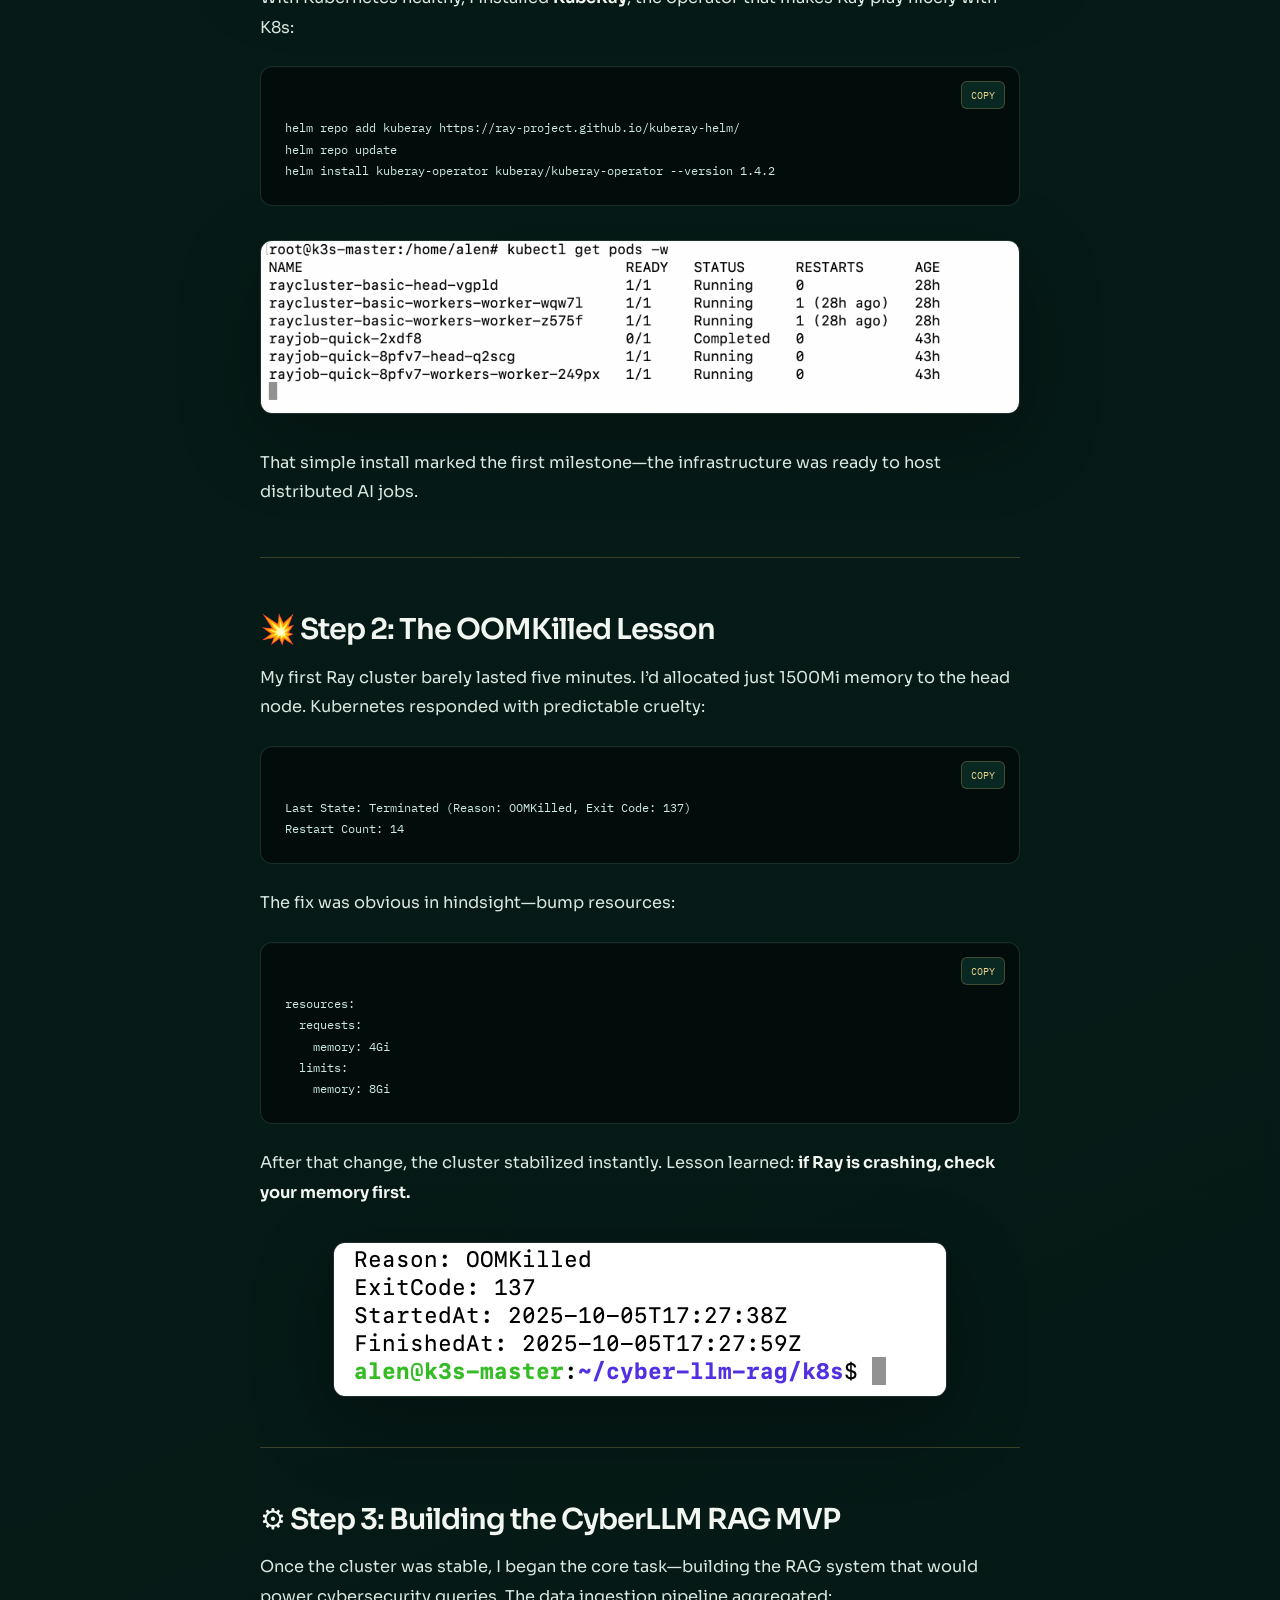
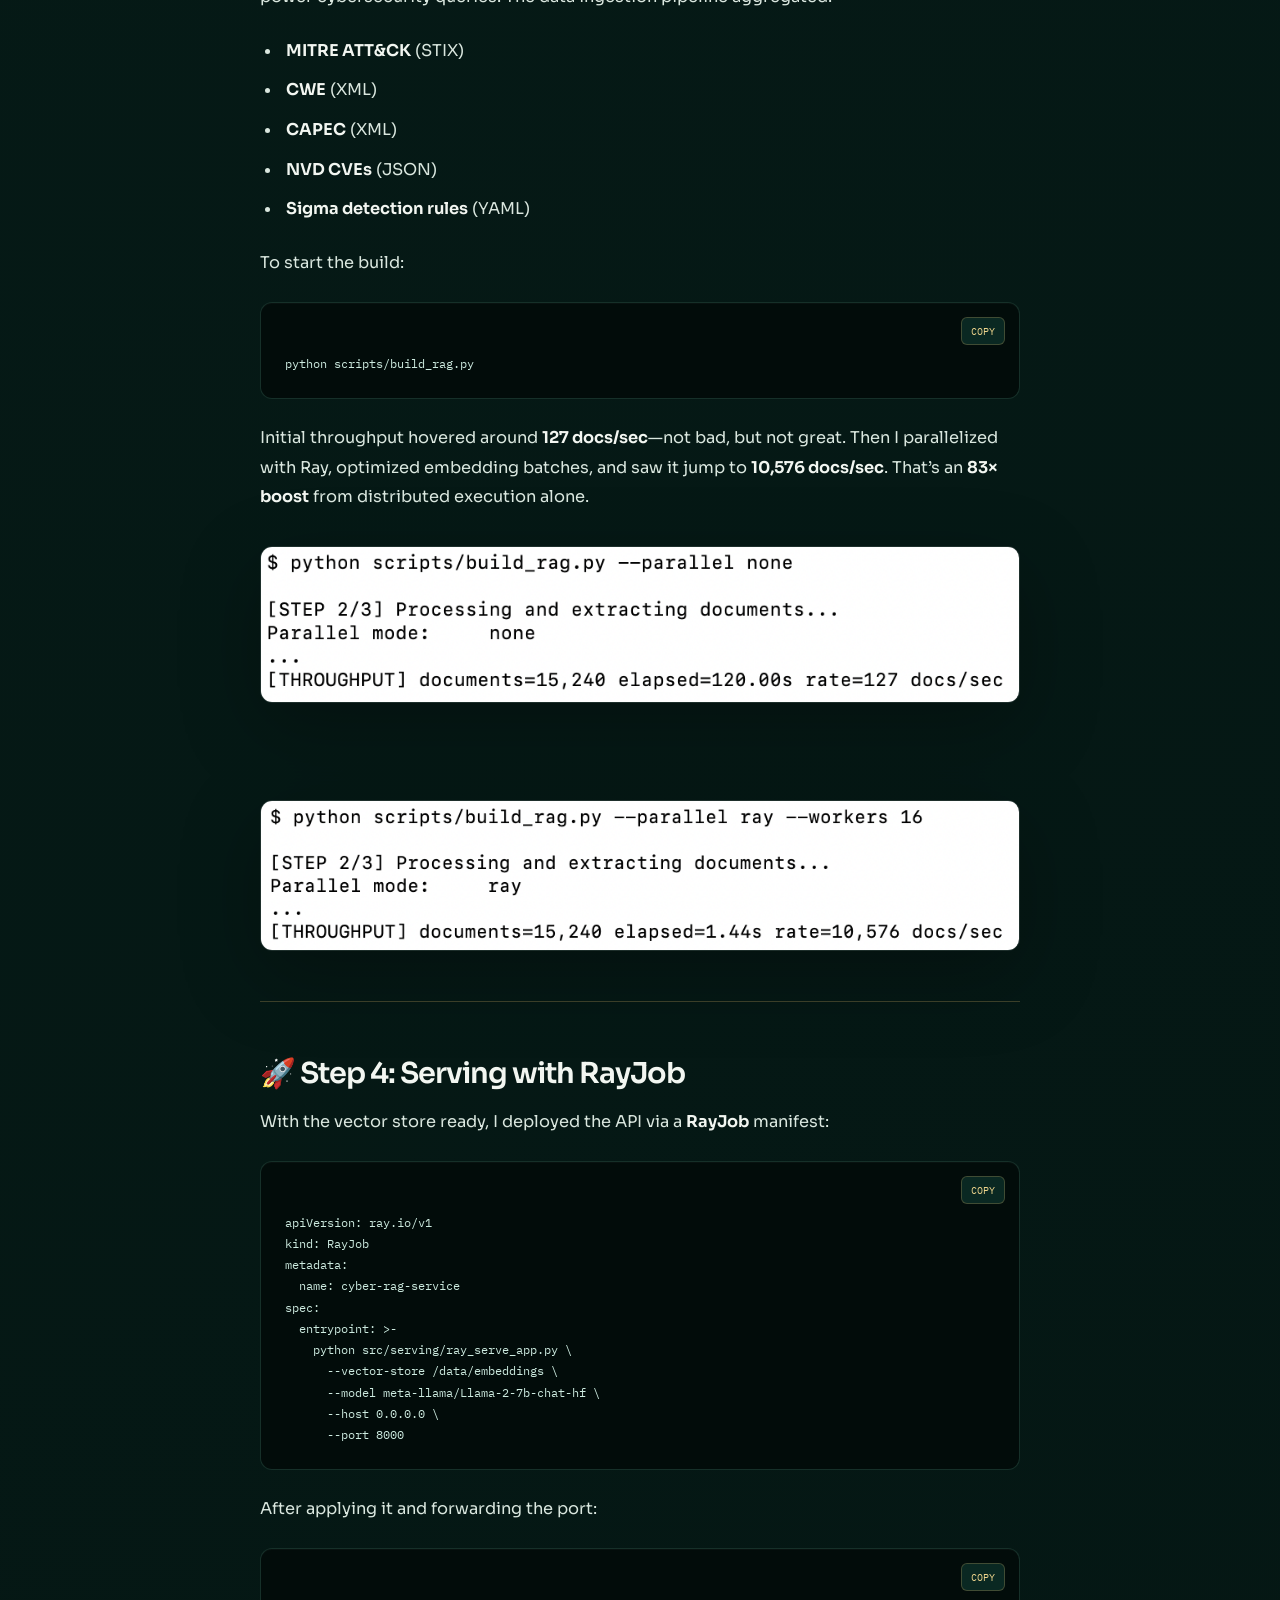
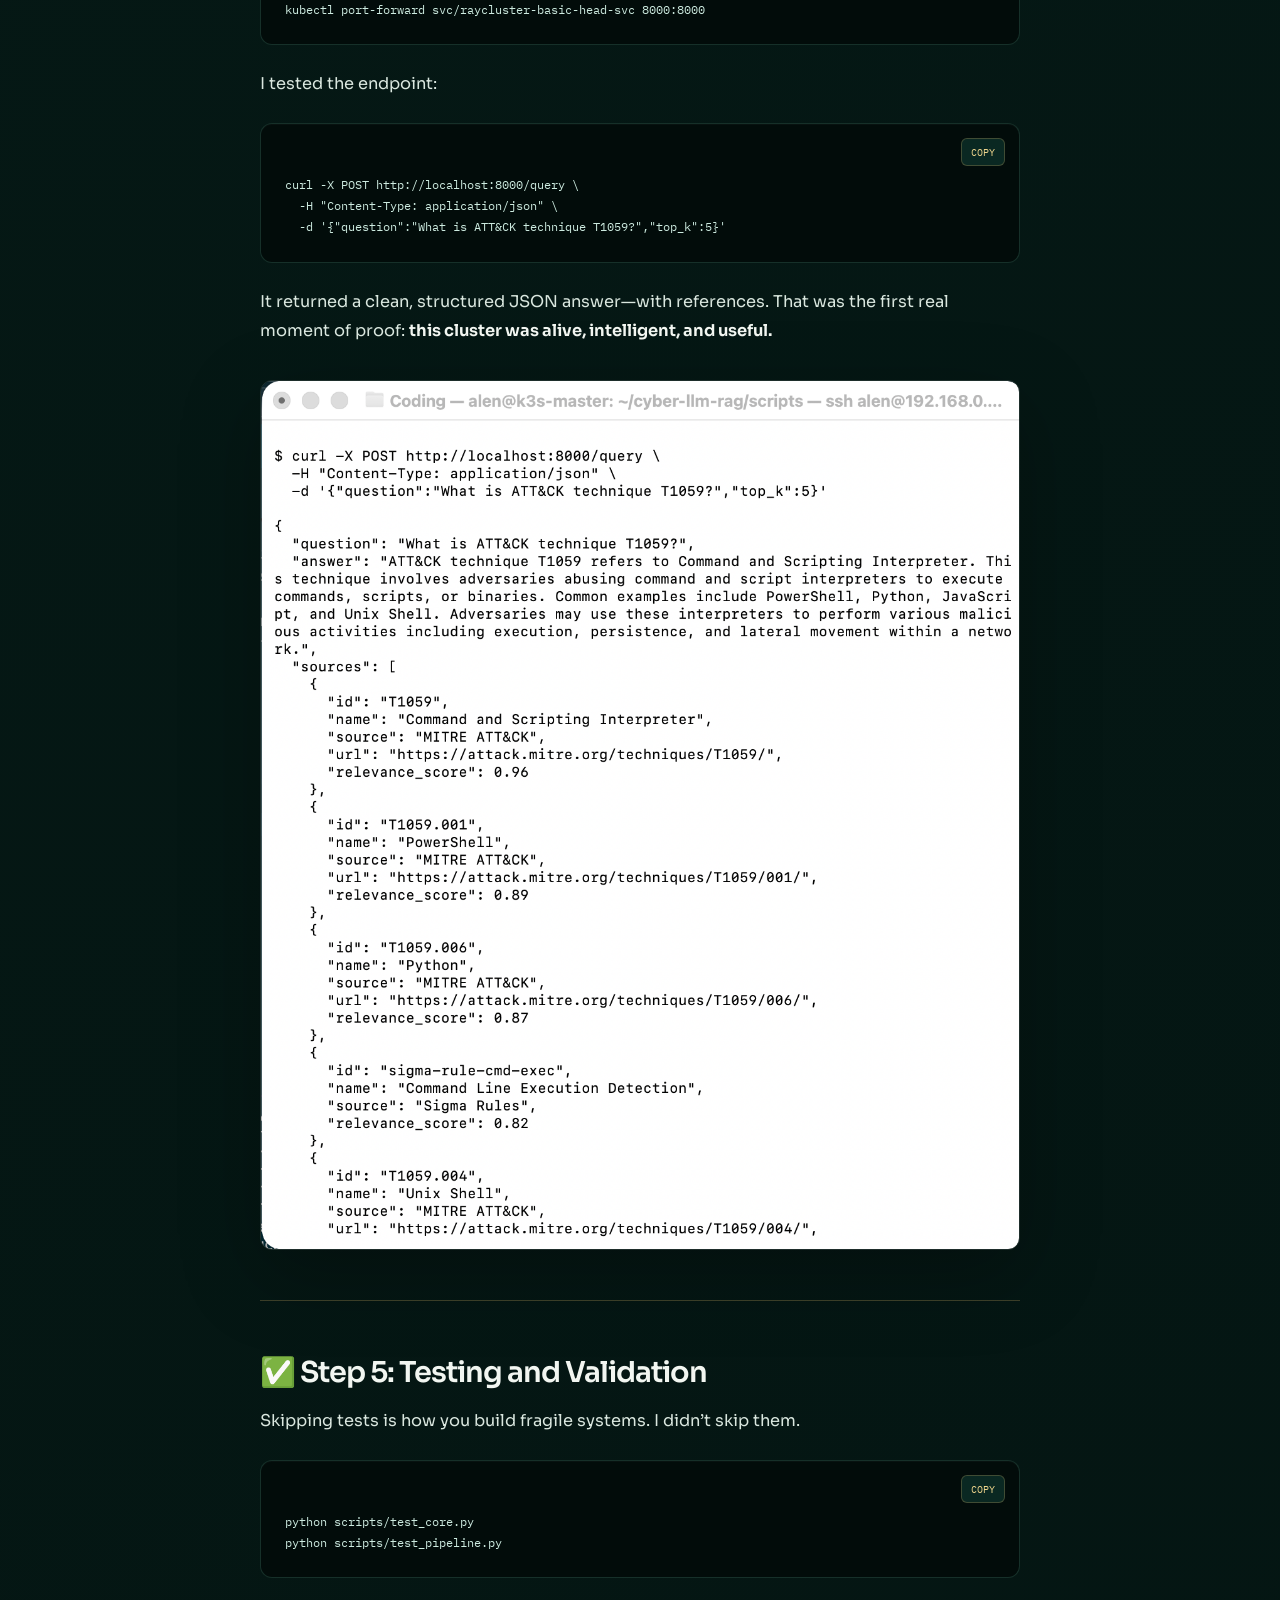
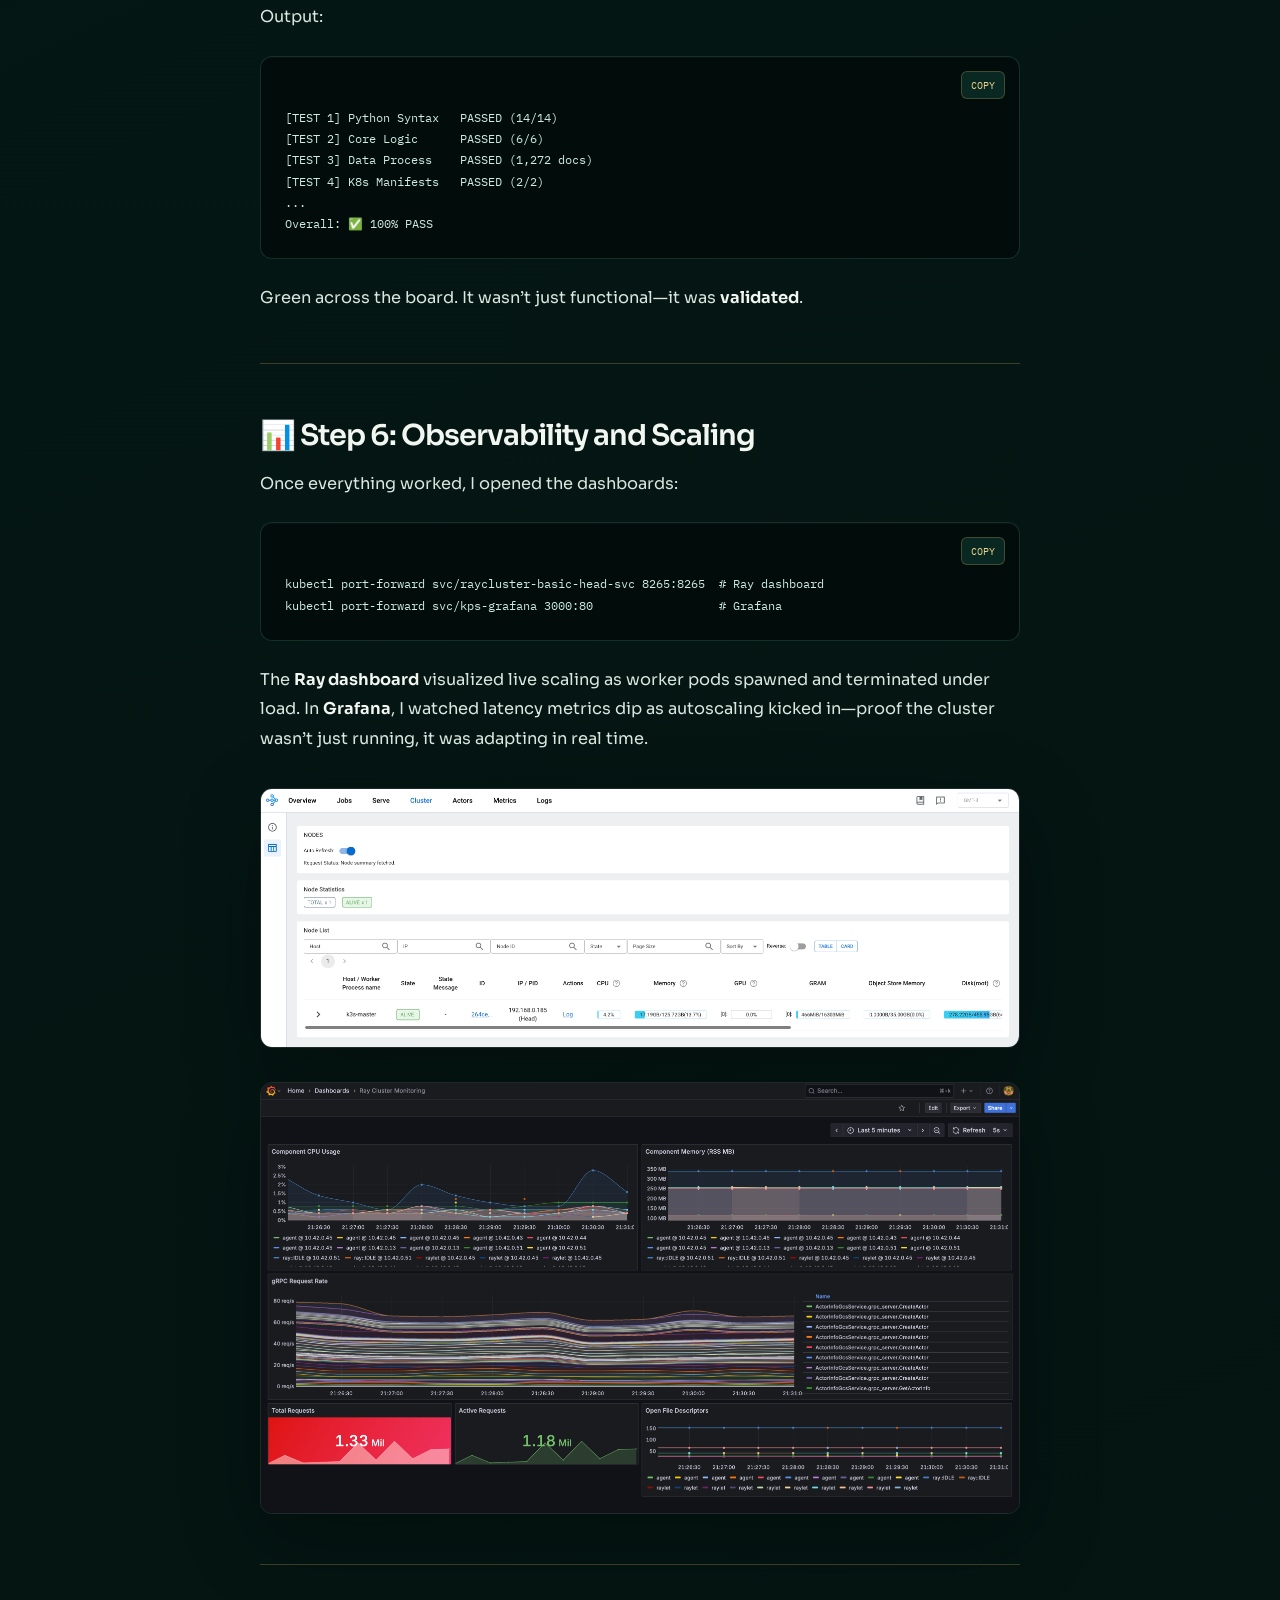
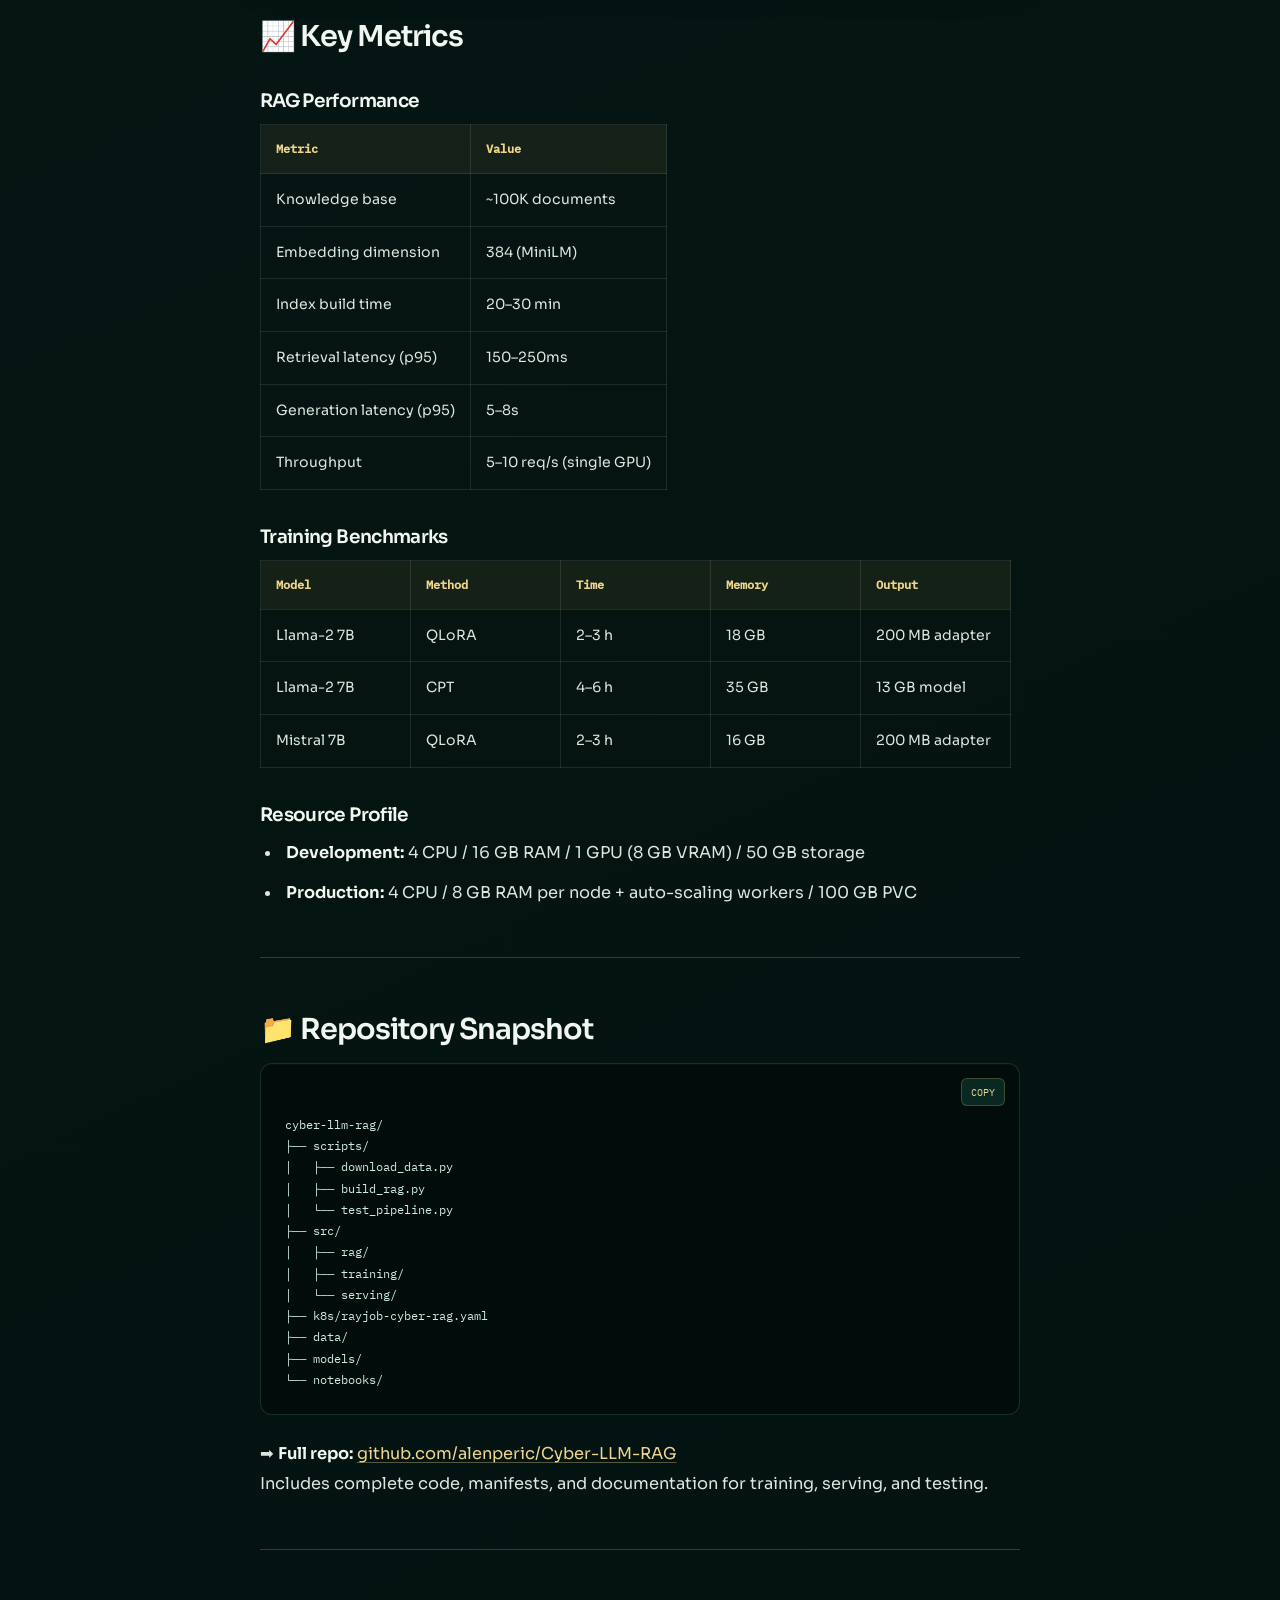
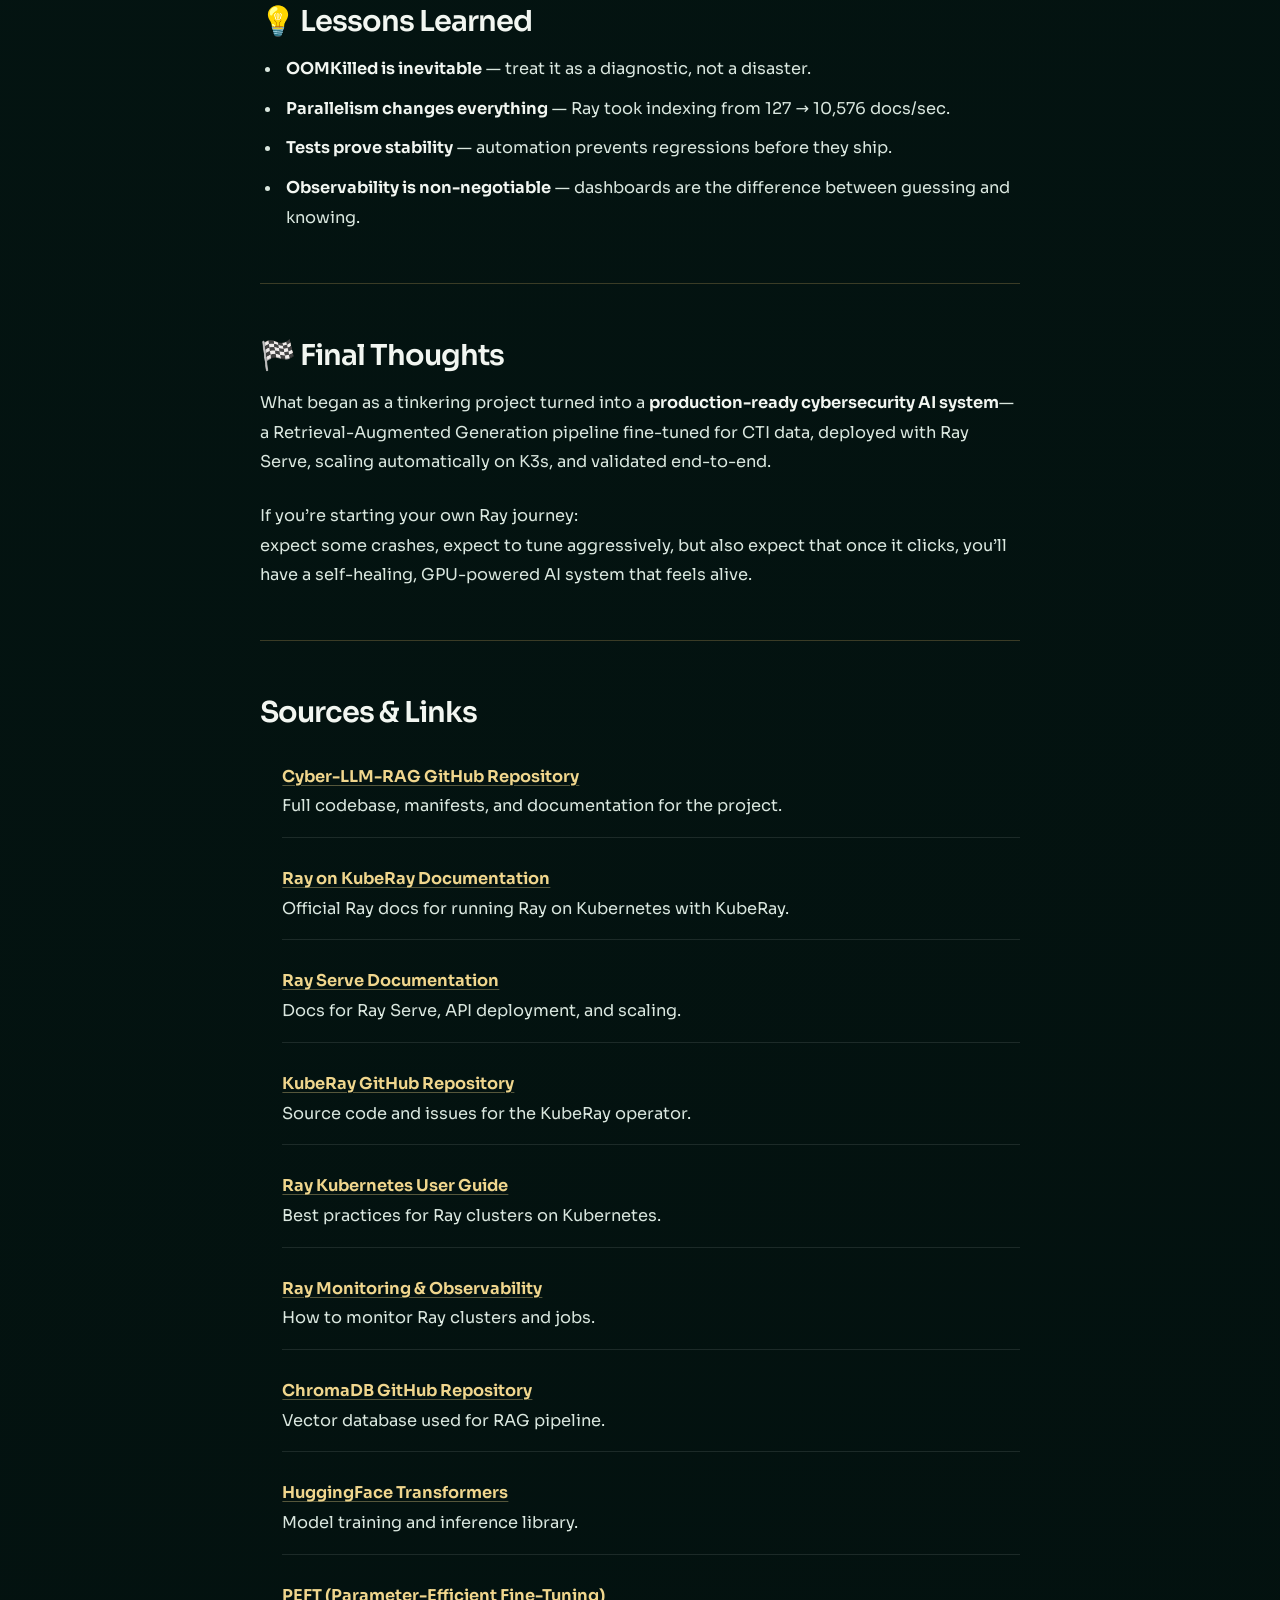
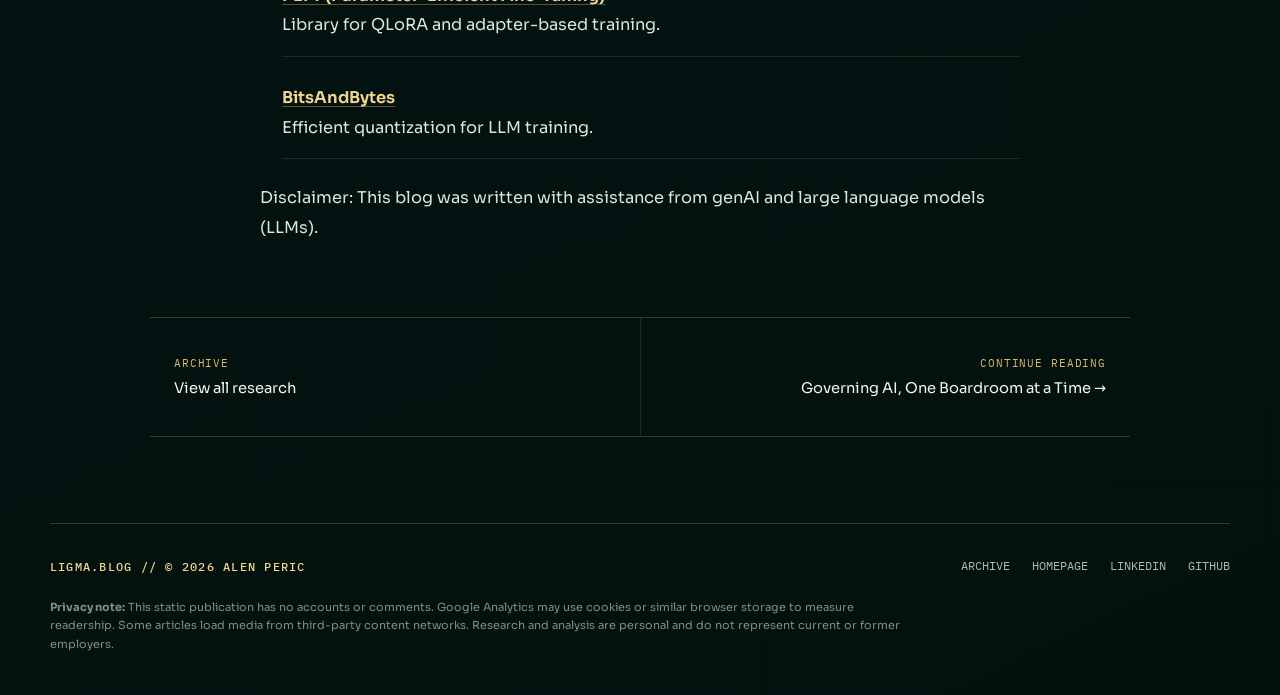
<file: post6/index.html>
<!doctype html>
<html lang="en-CA">
  <head>
    <meta charset="utf-8" />
    <meta name="viewport" content="width=device-width, initial-scale=1" />
    <meta name="author" content="Alen Peric" />
    <meta name="theme-color" content="#061c18" />
    <meta name="color-scheme" content="dark" />
    <meta name="robots" content="index, follow, max-image-preview:large, max-snippet:-1, max-video-preview:-1" />
    <meta name="description" content="A hands-on guide to building, scaling, and validating a cybersecurity retrieval system with Ray, K3s, and Kubernetes." />
    <link rel="canonical" href="https://ligma.blog/post6/" />
    <link rel="author" href="https://alenperic.com/" />
    <link rel="alternate" hreflang="en-CA" href="https://ligma.blog/post6/" />
    <link rel="alternate" type="application/rss+xml" title="LIGMA.BLOG RSS" href="https://ligma.blog/feed.xml" />
    <meta property="og:type" content="article" />
    <meta property="og:locale" content="en_CA" />
    <meta property="og:site_name" content="LIGMA.BLOG" />
    <meta property="og:title" content="Learning Ray on K3s: From Setup to Production-Ready CyberLLM RAG" />
    <meta property="og:description" content="A hands-on guide to building, scaling, and validating a cybersecurity retrieval system with Ray, K3s, and Kubernetes." />
    <meta property="og:url" content="https://ligma.blog/post6/" />
    <meta property="og:image" content="https://ligma.blog/img/og-blog.png" />
    <meta property="og:image:secure_url" content="https://ligma.blog/img/og-blog.png" />
    <meta property="og:image:type" content="image/png" />
    <meta property="og:image:width" content="1200" />
    <meta property="og:image:height" content="630" />
    <meta property="og:image:alt" content="LIGMA.BLOG by Alen Peric" />
    <meta property="article:published_time" content="2025-10-05" />
    <meta property="article:modified_time" content="2026-09-04" />
    <meta property="article:author" content="Alen Peric" />
    <meta property="article:section" content="AI infrastructure" />
    <meta name="twitter:card" content="summary_large_image" />
    <meta name="twitter:title" content="Learning Ray on K3s: From Setup to Production-Ready CyberLLM RAG" />
    <meta name="twitter:description" content="A hands-on guide to building, scaling, and validating a cybersecurity retrieval system with Ray, K3s, and Kubernetes." />
    <meta name="twitter:image" content="https://ligma.blog/img/og-blog.png" />
    <meta name="twitter:image:alt" content="LIGMA.BLOG by Alen Peric" />
    <title>Learning Ray on K3s: From Setup to Production-Ready CyberLLM RAG | LIGMA.BLOG</title>
    <link rel="icon" type="image/png" sizes="64x64" href="../img/favicon-64.png" />
    <link rel="apple-touch-icon" sizes="180x180" href="../img/apple-touch-icon.png" />
    <link rel="preload" href="../assets/fonts/sora-latin.woff2" as="font" type="font/woff2" crossorigin />
    <link rel="stylesheet" href="../assets/blog.css" />
    <script async src="https://www.googletagmanager.com/gtag/js?id=G-VMD9STL32Q"></script>
    <script>
      window.dataLayer = window.dataLayer || [];
      function gtag(){dataLayer.push(arguments);}
      gtag('js', new Date());
      gtag('config', 'G-VMD9STL32Q');
    </script>
    <script type="application/ld+json">{"@context":"https://schema.org","@graph":[{"@type":"BlogPosting","@id":"https://ligma.blog/post6/#article","url":"https://ligma.blog/post6/","headline":"Learning Ray on K3s: From Setup to Production-Ready CyberLLM RAG","description":"A hands-on guide to building, scaling, and validating a cybersecurity retrieval system with Ray, K3s, and Kubernetes.","datePublished":"2025-10-05","dateModified":"2026-09-04","mainEntityOfPage":{"@type":"WebPage","@id":"https://ligma.blog/post6/"},"image":{"@type":"ImageObject","url":"https://ligma.blog/img/og-blog.png","width":1200,"height":630,"caption":"LIGMA.BLOG by Alen Peric"},"thumbnailUrl":"https://ligma.blog/img/og-blog.png","inLanguage":"en-CA","isAccessibleForFree":true,"articleSection":"AI infrastructure","keywords":["Ray","K3s","Kubernetes","RAG","cybersecurity AI"],"author":{"@id":"https://alenperic.com/#person"},"publisher":{"@id":"https://alenperic.com/#person"},"isPartOf":{"@id":"https://ligma.blog/#blog"}},{"@type":"BreadcrumbList","@id":"https://ligma.blog/post6/#breadcrumb","itemListElement":[{"@type":"ListItem","position":1,"name":"LIGMA.BLOG","item":"https://ligma.blog/"},{"@type":"ListItem","position":2,"name":"Learning Ray on K3s: From Setup to Production-Ready CyberLLM RAG","item":"https://ligma.blog/post6/"}]},{"@type":"Person","@id":"https://alenperic.com/#person","name":"Alen Peric","url":"https://alenperic.com/","image":"https://ligma.blog/img/alen-peric.webp","jobTitle":"Senior Threat Intelligence Analyst","worksFor":{"@type":"Organization","name":"CrowdStrike"},"alumniOf":{"@type":"CollegeOrUniversity","name":"Fanshawe College"},"sameAs":["https://www.linkedin.com/in/alen-peric","https://github.com/alenperic","https://ligma.blog/"]}]}</script>
    <script src="../assets/blog.js" defer></script>
  </head>
  <body class="article-page">

    <a class="skip-link" href="#article">Skip to article</a>
    <header class="site-header">
      <a class="brand" href="../" aria-label="LIGMA.BLOG home">
        <img src="../img/alen-peric.webp" alt="" width="512" height="512" />
        <span class="brand-copy"><strong>LIGMA.BLOG</strong><small>Alen Peric · Field notes</small></span>
      </a>
      <nav class="site-nav" aria-label="Primary navigation">
        <a href="../#articles">Articles</a>
        <a href="https://alenperic.com/" rel="me">AlenPeric.com ↗</a>
      </nav>
    </header>
    <div class="reading-progress" aria-hidden="true"><span></span></div>
    <main id="article">
      <section class="article-masthead">
        <p class="article-meta">AI infrastructure // <time datetime="2025-10-05">October 2025</time> // 5 min read</p>
        <h1>Learning Ray on K3s: From Setup to Production-Ready CyberLLM RAG</h1>
        <p class="article-standfirst">A hands-on guide to building, scaling, and validating a cybersecurity retrieval system with Ray, K3s, and Kubernetes.</p>
      </section>
      <div class="article-shell">
        <article class="blog-post">
          <!-- ARTICLE CONTENT START -->
<h2>Learning Ray on K3s: From Setup to Production-Ready CyberLLM RAG</h2>
      <p><em>When I first decided to deploy Ray on my K3s cluster, I thought it would just be a quick experiment—a weekend test of distributed AI workloads. Instead, it evolved into a full-blown guide on building, scaling, and validating a production-grade <b>cybersecurity RAG system</b>. What follows isn’t theory—it’s the real sequence of wins, failures, and fixes that led to a stable, scalable deployment.</em></p>
      <hr>
      <h3>🧩 Step 1: Preparing the Cluster</h3>
      <p>The setup began with a modest K3s cluster—lightweight, GPU-enabled, and ideal for experimentation. I confirmed the nodes were ready:</p>
      <pre><code class="language-bash">kubectl cluster-info
kubectl get nodes -o wide</code></pre>
  <img loading="lazy" decoding="async" src="img/1-cluster.png" alt="Cluster overview with GPU resources">
  <p>With Kubernetes healthy, I installed <b>KubeRay</b>, the operator that makes Ray play nicely with K8s:</p>
      <pre><code class="language-bash">helm repo add kuberay https://ray-project.github.io/kuberay-helm/
helm repo update
helm install kuberay-operator kuberay/kuberay-operator --version 1.4.2</code></pre>
  <img loading="lazy" decoding="async" src="img/2-pod.png" alt="Operator pods running">
  <p>That simple install marked the first milestone—the infrastructure was ready to host distributed AI jobs.</p>
      <hr>
      <h3>💥 Step 2: The OOMKilled Lesson</h3>
      <p>My first Ray cluster barely lasted five minutes. I’d allocated just 1500Mi memory to the head node. Kubernetes responded with predictable cruelty:</p>
      <pre><code>Last State: Terminated (Reason: OOMKilled, Exit Code: 137)
Restart Count: 14</code></pre>
      <p>The fix was obvious in hindsight—bump resources:</p>
      <pre><code class="language-yaml">resources:
  requests:
    memory: 4Gi
  limits:
    memory: 8Gi</code></pre>
      <p>After that change, the cluster stabilized instantly. Lesson learned: <b>if Ray is crashing, check your memory first.</b></p>
  <img loading="lazy" decoding="async" src="img/3-OOMkilled.png" alt="Pod events OOMKilled resolved">
  <hr>
      <h3>⚙️ Step 3: Building the CyberLLM RAG MVP</h3>
      <p>Once the cluster was stable, I began the core task—building the RAG system that would power cybersecurity queries. The data ingestion pipeline aggregated:</p>
      <ul>
        <li><b>MITRE ATT&CK</b> (STIX)</li>
        <li><b>CWE</b> (XML)</li>
        <li><b>CAPEC</b> (XML)</li>
        <li><b>NVD CVEs</b> (JSON)</li>
        <li><b>Sigma detection rules</b> (YAML)</li>
      </ul>
      <p>To start the build:</p>
      <pre><code class="language-bash">python scripts/build_rag.py</code></pre>
      <p>Initial throughput hovered around <b>127 docs/sec</b>—not bad, but not great. Then I parallelized with Ray, optimized embedding batches, and saw it jump to <b>10,576 docs/sec</b>. That’s an <b>83× boost</b> from distributed execution alone.</p>
  <img loading="lazy" decoding="async" src="img/4-perf.png" alt="Terminal logs throughput increase">
  <br>
  <img loading="lazy" decoding="async" src="img/5-ray-parallel.png" alt="Ray parallelism visualization">
  <hr>
      <h3>🚀 Step 4: Serving with RayJob</h3>
      <p>With the vector store ready, I deployed the API via a <b>RayJob</b> manifest:</p>
      <pre><code class="language-yaml">apiVersion: ray.io/v1
kind: RayJob
metadata:
  name: cyber-rag-service
spec:
  entrypoint: >-
    python src/serving/ray_serve_app.py \
      --vector-store /data/embeddings \
      --model meta-llama/Llama-2-7b-chat-hf \
      --host 0.0.0.0 \
      --port 8000</code></pre>
      <p>After applying it and forwarding the port:</p>
      <pre><code class="language-bash">kubectl port-forward svc/raycluster-basic-head-svc 8000:8000</code></pre>
      <p>I tested the endpoint:</p>
      <pre><code class="language-bash">curl -X POST http://localhost:8000/query \
  -H "Content-Type: application/json" \
  -d '{"question":"What is ATT&CK technique T1059?","top_k":5}'</code></pre>
      <p>It returned a clean, structured JSON answer—with references. That was the first real moment of proof: <b>this cluster was alive, intelligent, and useful.</b></p>
  <img loading="lazy" decoding="async" src="img/5-inferencing.png" alt="API response ATT&CK technique">
  <hr>
      <h3>✅ Step 5: Testing and Validation</h3>
      <p>Skipping tests is how you build fragile systems. I didn’t skip them.</p>
      <pre><code class="language-bash">python scripts/test_core.py
python scripts/test_pipeline.py</code></pre>
      <p>Output:</p>
      <pre><code>[TEST 1] Python Syntax   PASSED (14/14)
[TEST 2] Core Logic      PASSED (6/6)
[TEST 3] Data Process    PASSED (1,272 docs)
[TEST 4] K8s Manifests   PASSED (2/2)
...
Overall: ✅ 100% PASS</code></pre>
      <p>Green across the board. It wasn’t just functional—it was <b>validated</b>.</p>
      <hr>
      <h3>📊 Step 6: Observability and Scaling</h3>
      <p>Once everything worked, I opened the dashboards:</p>
      <pre><code class="language-bash">kubectl port-forward svc/raycluster-basic-head-svc 8265:8265  # Ray dashboard
kubectl port-forward svc/kps-grafana 3000:80                  # Grafana</code></pre>
      <p>The <b>Ray dashboard</b> visualized live scaling as worker pods spawned and terminated under load. In <b>Grafana</b>, I watched latency metrics dip as autoscaling kicked in—proof the cluster wasn’t just running, it was adapting in real time.</p>
  <img loading="lazy" decoding="async" src="img/ray-interface.png" alt="Ray dashboard scaling workers">

  <img loading="lazy" decoding="async" src="img/grafana.png" alt="Grafana latency and GPU utilization">
  <hr>
      <h3>📈 Key Metrics</h3>
      <h4>RAG Performance</h4>
      <table>
        <thead>
          <tr>
            <th>Metric</th>
            <th>Value</th>
          </tr>
        </thead>
        <tbody>
          <tr><td>Knowledge base</td><td>~100K documents</td></tr>
          <tr><td>Embedding dimension</td><td>384 (MiniLM)</td></tr>
          <tr><td>Index build time</td><td>20–30 min</td></tr>
          <tr><td>Retrieval latency (p95)</td><td>150–250ms</td></tr>
          <tr><td>Generation latency (p95)</td><td>5–8s</td></tr>
          <tr><td>Throughput</td><td>5–10 req/s (single GPU)</td></tr>
        </tbody>
      </table>
      <h4>Training Benchmarks</h4>
      <table>
        <thead>
          <tr>
            <th>Model</th>
            <th>Method</th>
            <th>Time</th>
            <th>Memory</th>
            <th>Output</th>
          </tr>
        </thead>
        <tbody>
          <tr><td>Llama-2 7B</td><td>QLoRA</td><td>2–3 h</td><td>18 GB</td><td>200 MB adapter</td></tr>
          <tr><td>Llama-2 7B</td><td>CPT</td><td>4–6 h</td><td>35 GB</td><td>13 GB model</td></tr>
          <tr><td>Mistral 7B</td><td>QLoRA</td><td>2–3 h</td><td>16 GB</td><td>200 MB adapter</td></tr>
        </tbody>
      </table>
      <h4>Resource Profile</h4>
      <ul>
        <li><b>Development:</b> 4 CPU / 16 GB RAM / 1 GPU (8 GB VRAM) / 50 GB storage</li>
        <li><b>Production:</b> 4 CPU / 8 GB RAM per node + auto-scaling workers / 100 GB PVC</li>
      </ul>
  <hr>
      <h3>📁 Repository Snapshot</h3>
      <pre><code>cyber-llm-rag/
├── scripts/
│   ├── download_data.py
│   ├── build_rag.py
│   └── test_pipeline.py
├── src/
│   ├── rag/
│   ├── training/
│   └── serving/
├── k8s/rayjob-cyber-rag.yaml
├── data/
├── models/
└── notebooks/</code></pre>
      <p>➡️ <b>Full repo:</b> <a href="https://github.com/alenperic/Cyber-LLM-RAG" target="_blank" rel="noopener noreferrer">github.com/alenperic/Cyber-LLM-RAG</a><br>Includes complete code, manifests, and documentation for training, serving, and testing.</p>
      <hr>
      <h3>💡 Lessons Learned</h3>
      <ul>
        <li><b>OOMKilled is inevitable</b> — treat it as a diagnostic, not a disaster.</li>
        <li><b>Parallelism changes everything</b> — Ray took indexing from 127 → 10,576 docs/sec.</li>
        <li><b>Tests prove stability</b> — automation prevents regressions before they ship.</li>
        <li><b>Observability is non-negotiable</b> — dashboards are the difference between guessing and knowing.</li>
      </ul>
      <hr>
      <h3>🏁 Final Thoughts</h3>
      <p>What began as a tinkering project turned into a <b>production-ready cybersecurity AI system</b>—a Retrieval-Augmented Generation pipeline fine-tuned for CTI data, deployed with Ray Serve, scaling automatically on K3s, and validated end-to-end.</p>
      <p>If you’re starting your own Ray journey:<br>expect some crashes, expect to tune aggressively, but also expect that once it clicks, you’ll have a self-healing, GPU-powered AI system that feels alive.</p>
      <hr>
      <h3>Sources & Links</h3>
      <ul class="sources-list">
        <li><strong><a href="https://github.com/alenperic/Cyber-LLM-RAG" target="_blank" rel="noopener noreferrer">Cyber-LLM-RAG GitHub Repository</a></strong><br><span>Full codebase, manifests, and documentation for the project.</span></li>
        <li><strong><a href="https://docs.ray.io/en/latest/kuberay/index.html" target="_blank" rel="noopener noreferrer">Ray on KubeRay Documentation</a></strong><br><span>Official Ray docs for running Ray on Kubernetes with KubeRay.</span></li>
        <li><strong><a href="https://docs.ray.io/en/latest/serve/index.html" target="_blank" rel="noopener noreferrer">Ray Serve Documentation</a></strong><br><span>Docs for Ray Serve, API deployment, and scaling.</span></li>
        <li><strong><a href="https://github.com/ray-project/kuberay" target="_blank" rel="noopener noreferrer">KubeRay GitHub Repository</a></strong><br><span>Source code and issues for the KubeRay operator.</span></li>
        <li><strong><a href="https://docs.ray.io/en/latest/cluster/kubernetes-user-guide.html" target="_blank" rel="noopener noreferrer">Ray Kubernetes User Guide</a></strong><br><span>Best practices for Ray clusters on Kubernetes.</span></li>
        <li><strong><a href="https://docs.ray.io/en/latest/monitoring/index.html" target="_blank" rel="noopener noreferrer">Ray Monitoring & Observability</a></strong><br><span>How to monitor Ray clusters and jobs.</span></li>
        <li><strong><a href="https://github.com/chroma-core/chroma" target="_blank" rel="noopener noreferrer">ChromaDB GitHub Repository</a></strong><br><span>Vector database used for RAG pipeline.</span></li>
        <li><strong><a href="https://github.com/huggingface/transformers" target="_blank" rel="noopener noreferrer">HuggingFace Transformers</a></strong><br><span>Model training and inference library.</span></li>
        <li><strong><a href="https://github.com/huggingface/peft" target="_blank" rel="noopener noreferrer">PEFT (Parameter-Efficient Fine-Tuning)</a></strong><br><span>Library for QLoRA and adapter-based training.</span></li>
        <li><strong><a href="https://github.com/bitsandbytes-cpu/bitsandbytes" target="_blank" rel="noopener noreferrer">BitsAndBytes</a></strong><br><span>Efficient quantization for LLM training.</span></li>
      </ul>
      <div>Disclaimer: This blog was written with assistance from genAI and large language models (LLMs).</div>
          <!-- ARTICLE CONTENT END -->
        </article>
      </div>
      <nav class="article-pagination" aria-label="Article navigation">
        <a href="../"><small>Archive</small><span>View all research</span></a>
        <a href="../post5/"><small>Continue reading</small><span>Governing AI, One Boardroom at a Time →</span></a>
      </nav>
    </main>

    <footer class="site-footer">
      <div class="footer-top">
        <span class="footer-mark">LIGMA.BLOG // © 2026 ALEN PERIC</span>
        <nav class="footer-links" aria-label="Footer navigation">
          <a href="../">Archive</a>
          <a href="https://alenperic.com/">Homepage</a>
          <a href="https://www.linkedin.com/in/alen-peric/" rel="me">LinkedIn</a>
          <a href="https://github.com/alenperic" rel="me">GitHub</a>
        </nav>
      </div>
      <p class="footer-note"><strong>Privacy note:</strong> This static publication has no accounts or comments. Google Analytics may use cookies or similar browser storage to measure readership. Some articles load media from third-party content networks. Research and analysis are personal and do not represent current or former employers.</p>
    </footer>
  </body>
</html>
</file>
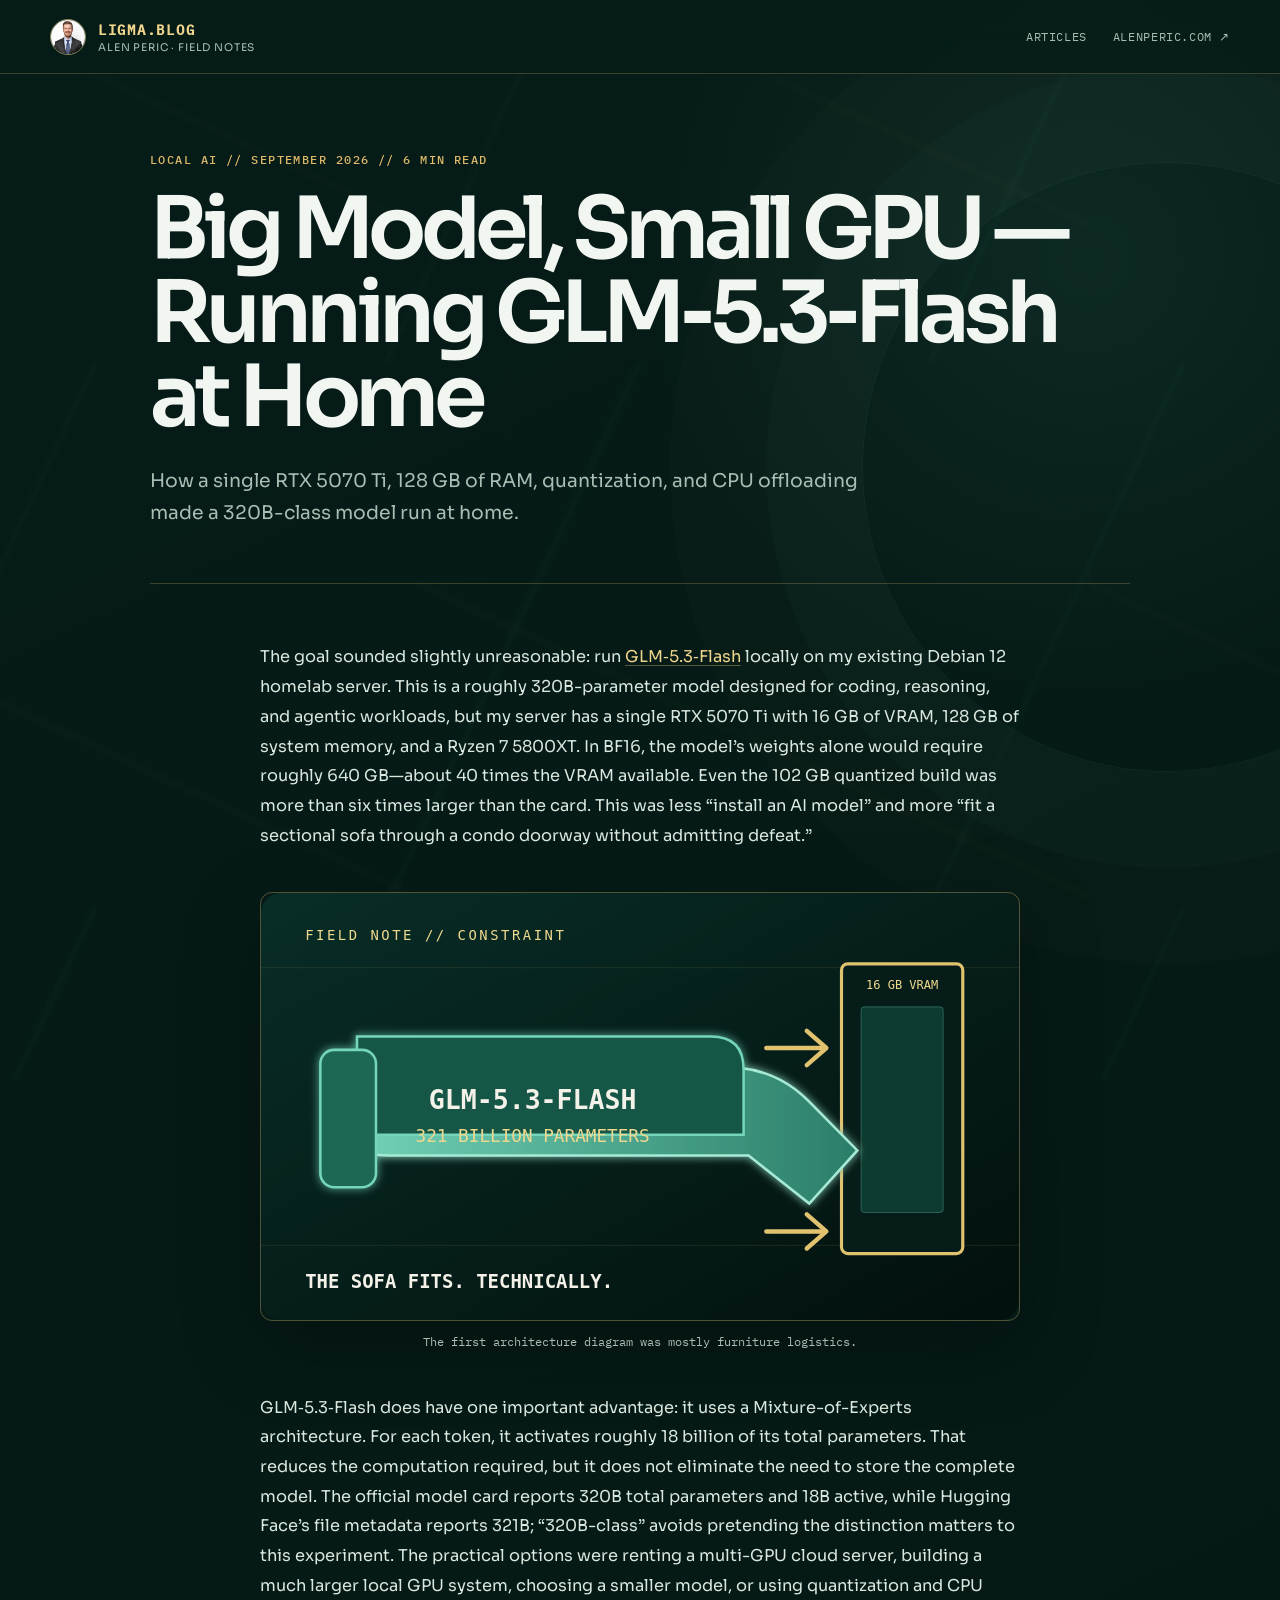
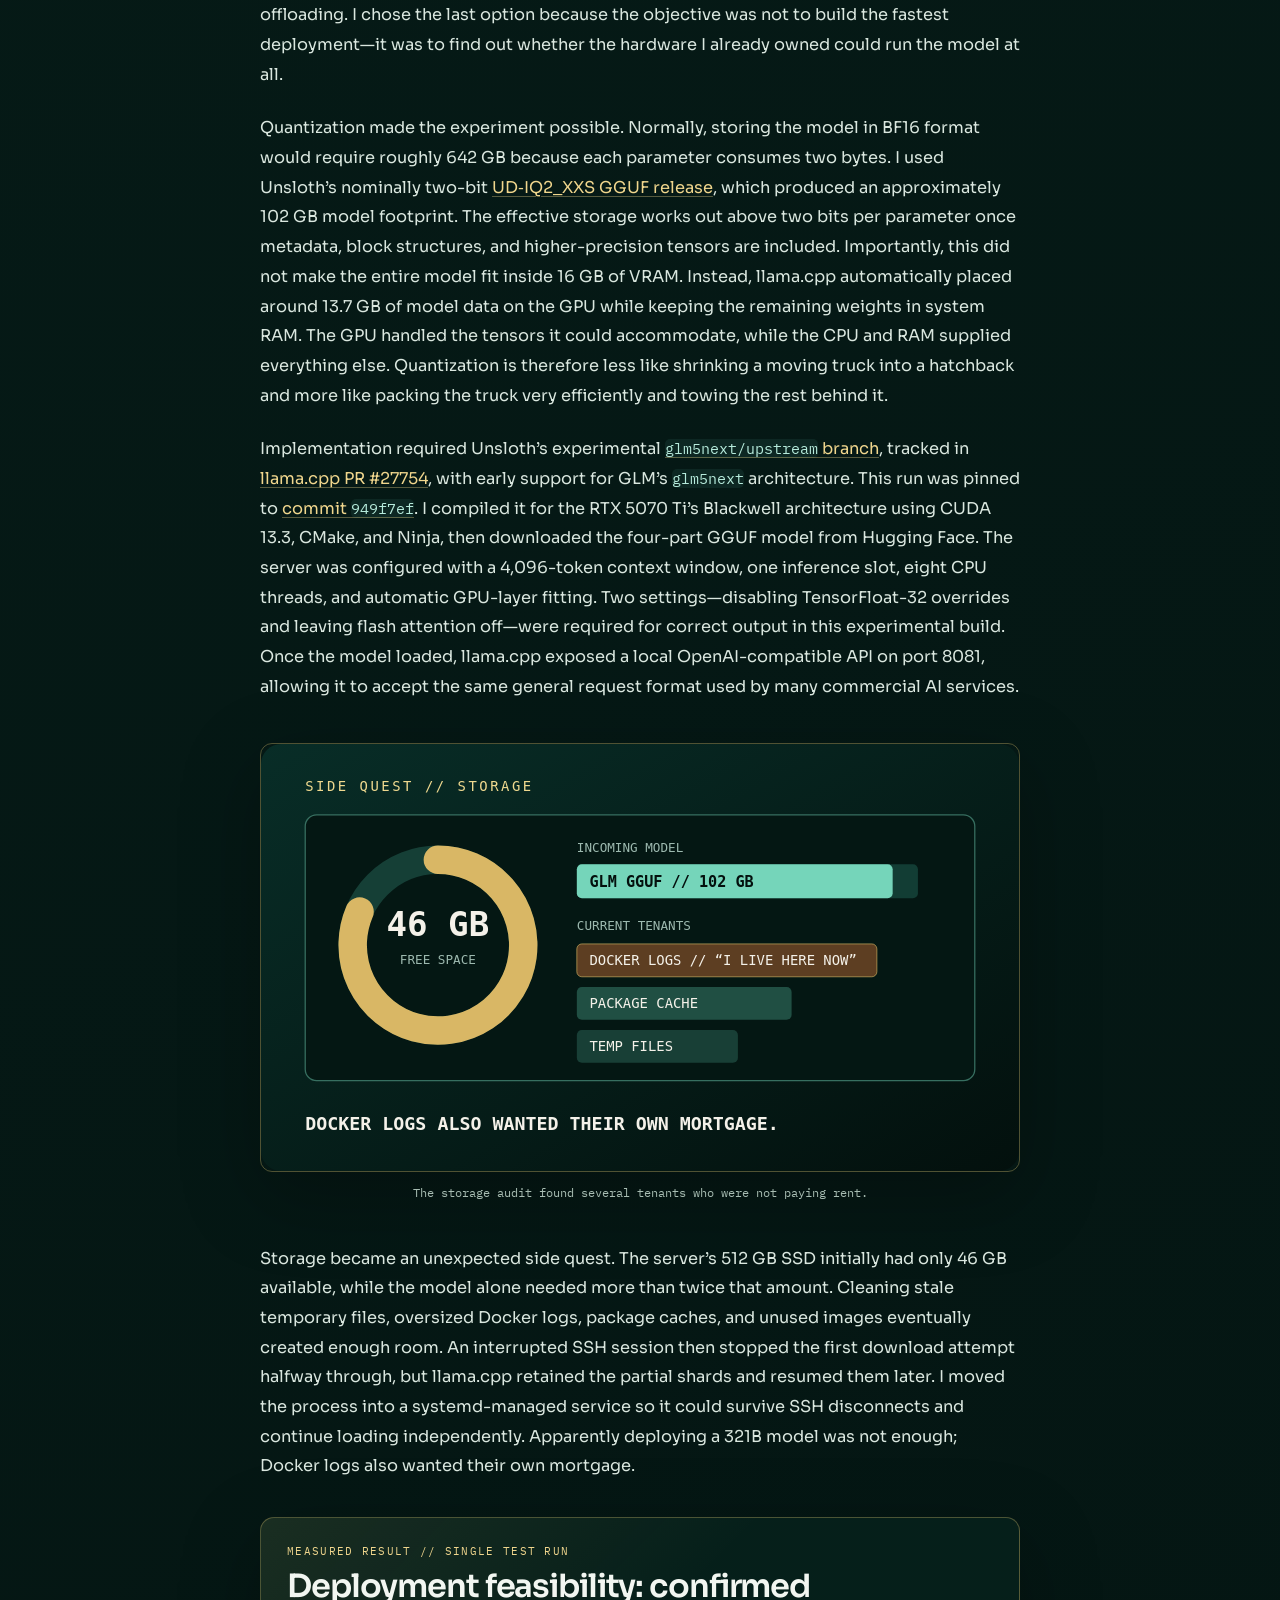
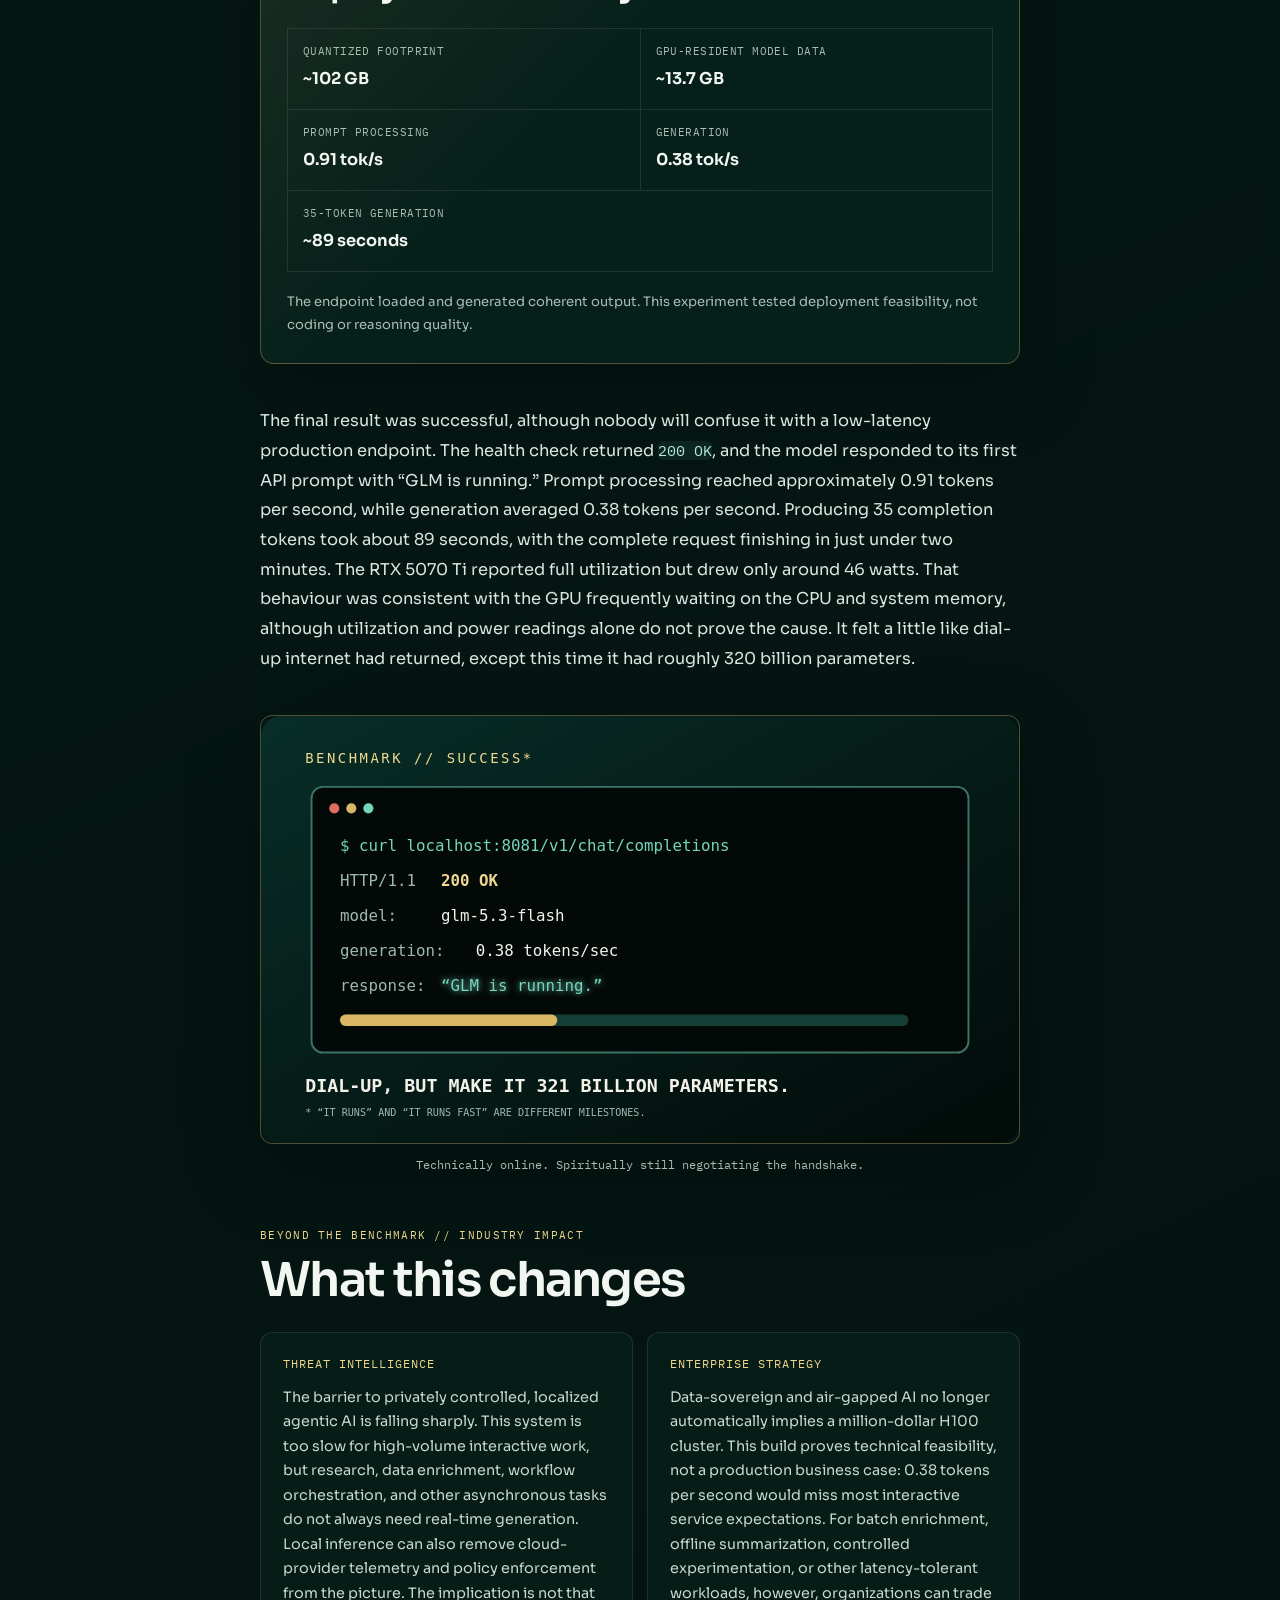
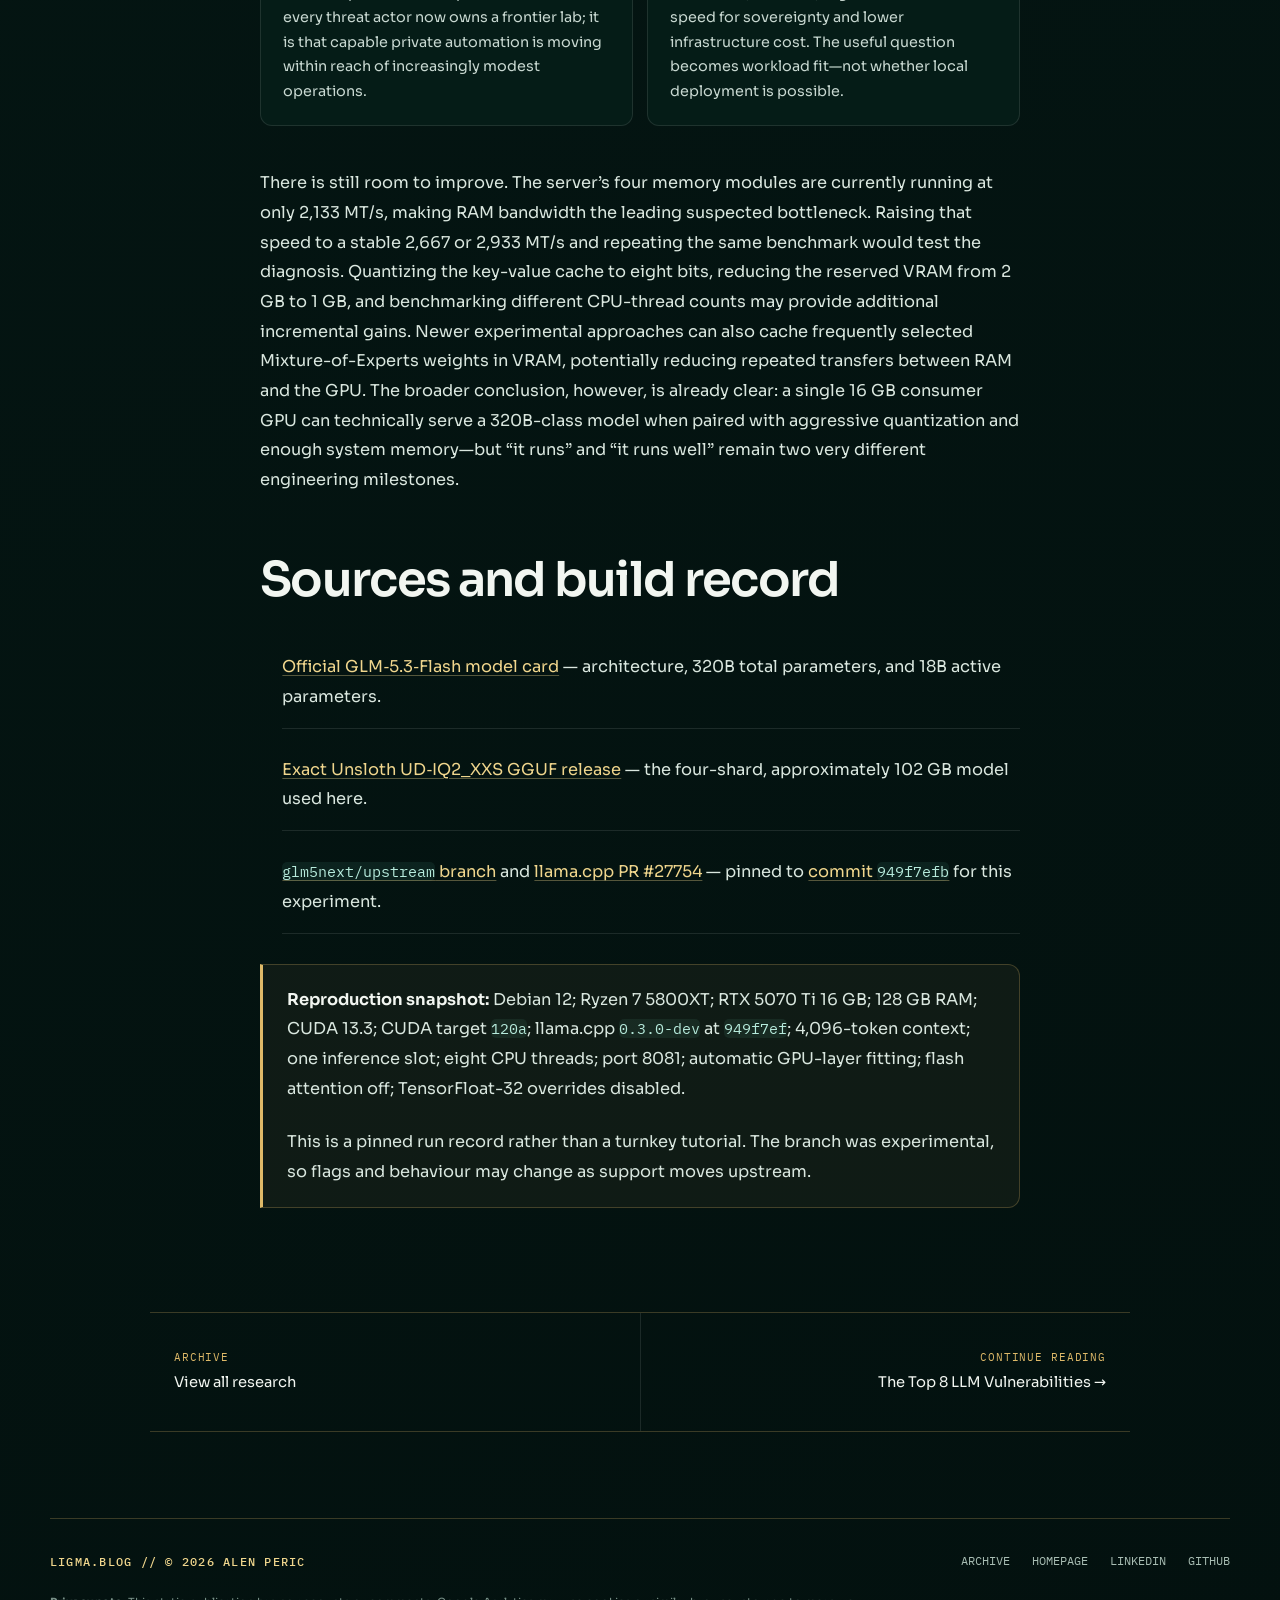
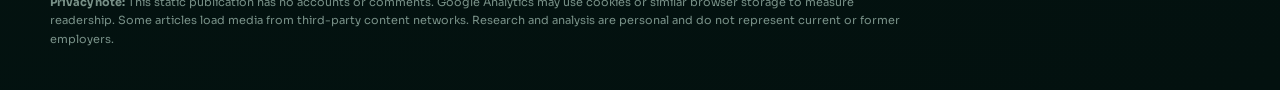
<file: post8/index.html>
<!doctype html>
<html lang="en-CA">
  <head>
    <meta charset="utf-8" />
    <meta name="viewport" content="width=device-width, initial-scale=1" />
    <meta name="author" content="Alen Peric" />
    <meta name="theme-color" content="#061c18" />
    <meta name="color-scheme" content="dark" />
    <meta name="robots" content="index, follow, max-image-preview:large, max-snippet:-1, max-video-preview:-1" />
    <meta name="description" content="How a single RTX 5070 Ti, 128 GB of RAM, quantization, and CPU offloading made a 320B-class model run at home." />
    <link rel="canonical" href="https://ligma.blog/post8/" />
    <link rel="author" href="https://alenperic.com/" />
    <link rel="alternate" hreflang="en-CA" href="https://ligma.blog/post8/" />
    <link rel="alternate" type="application/rss+xml" title="LIGMA.BLOG RSS" href="https://ligma.blog/feed.xml" />
    <meta property="og:type" content="article" />
    <meta property="og:locale" content="en_CA" />
    <meta property="og:site_name" content="LIGMA.BLOG" />
    <meta property="og:title" content="Big Model, Small GPU — Running GLM‑5.3‑Flash at Home" />
    <meta property="og:description" content="How a single RTX 5070 Ti, 128 GB of RAM, quantization, and CPU offloading made a 320B-class model run at home." />
    <meta property="og:url" content="https://ligma.blog/post8/" />
    <meta property="og:image" content="https://ligma.blog/post8/img/og-glm-5-3-flash.png" />
    <meta property="og:image:secure_url" content="https://ligma.blog/post8/img/og-glm-5-3-flash.png" />
    <meta property="og:image:type" content="image/png" />
    <meta property="og:image:width" content="1200" />
    <meta property="og:image:height" content="630" />
    <meta property="og:image:alt" content="Big Model, Small GPU: a 321B-parameter model routed through a 16 GB GPU" />
    <meta property="article:published_time" content="2026-09-04" />
    <meta property="article:modified_time" content="2026-09-04" />
    <meta property="article:author" content="Alen Peric" />
    <meta property="article:section" content="Local AI" />
    <meta name="twitter:card" content="summary_large_image" />
    <meta name="twitter:title" content="Big Model, Small GPU — Running GLM‑5.3‑Flash at Home" />
    <meta name="twitter:description" content="How a single RTX 5070 Ti, 128 GB of RAM, quantization, and CPU offloading made a 320B-class model run at home." />
    <meta name="twitter:image" content="https://ligma.blog/post8/img/og-glm-5-3-flash.png" />
    <meta name="twitter:image:alt" content="Big Model, Small GPU: a 321B-parameter model routed through a 16 GB GPU" />
    <title>Big Model, Small GPU — Running GLM‑5.3‑Flash at Home | LIGMA.BLOG</title>
    <link rel="icon" type="image/png" sizes="64x64" href="../img/favicon-64.png" />
    <link rel="apple-touch-icon" sizes="180x180" href="../img/apple-touch-icon.png" />
    <link rel="preload" href="../assets/fonts/sora-latin.woff2" as="font" type="font/woff2" crossorigin />
    <link rel="stylesheet" href="../assets/blog.css" />
    <script async src="https://www.googletagmanager.com/gtag/js?id=G-VMD9STL32Q"></script>
    <script>
      window.dataLayer = window.dataLayer || [];
      function gtag(){dataLayer.push(arguments);}
      gtag('js', new Date());
      gtag('config', 'G-VMD9STL32Q');
    </script>
    <script type="application/ld+json">{"@context":"https://schema.org","@graph":[{"@type":"BlogPosting","@id":"https://ligma.blog/post8/#article","url":"https://ligma.blog/post8/","headline":"Big Model, Small GPU — Running GLM‑5.3‑Flash at Home","description":"How a single RTX 5070 Ti, 128 GB of RAM, quantization, and CPU offloading made a 320B-class model run at home.","datePublished":"2026-09-04","dateModified":"2026-09-04","mainEntityOfPage":{"@type":"WebPage","@id":"https://ligma.blog/post8/"},"image":{"@type":"ImageObject","url":"https://ligma.blog/post8/img/og-glm-5-3-flash.png","width":1200,"height":630,"caption":"Big Model, Small GPU: a 321B-parameter model routed through a 16 GB GPU"},"thumbnailUrl":"https://ligma.blog/post8/img/og-glm-5-3-flash.png","inLanguage":"en-CA","isAccessibleForFree":true,"articleSection":"Local AI","keywords":["GLM-5.3-Flash","llama.cpp","RTX 5070 Ti","GGUF","quantization","local AI","Mixture of Experts"],"author":{"@id":"https://alenperic.com/#person"},"publisher":{"@id":"https://alenperic.com/#person"},"isPartOf":{"@id":"https://ligma.blog/#blog"}},{"@type":"BreadcrumbList","@id":"https://ligma.blog/post8/#breadcrumb","itemListElement":[{"@type":"ListItem","position":1,"name":"LIGMA.BLOG","item":"https://ligma.blog/"},{"@type":"ListItem","position":2,"name":"Big Model, Small GPU — Running GLM‑5.3‑Flash at Home","item":"https://ligma.blog/post8/"}]},{"@type":"Person","@id":"https://alenperic.com/#person","name":"Alen Peric","url":"https://alenperic.com/","image":"https://ligma.blog/img/alen-peric.webp","jobTitle":"Senior Threat Intelligence Analyst","worksFor":{"@type":"Organization","name":"CrowdStrike"},"alumniOf":{"@type":"CollegeOrUniversity","name":"Fanshawe College"},"sameAs":["https://www.linkedin.com/in/alen-peric","https://github.com/alenperic","https://ligma.blog/"]}]}</script>
    <script src="../assets/blog.js" defer></script>
  </head>
  <body class="article-page">

    <a class="skip-link" href="#article">Skip to article</a>
    <header class="site-header">
      <a class="brand" href="../" aria-label="LIGMA.BLOG home">
        <img src="../img/alen-peric.webp" alt="" width="512" height="512" />
        <span class="brand-copy"><strong>LIGMA.BLOG</strong><small>Alen Peric · Field notes</small></span>
      </a>
      <nav class="site-nav" aria-label="Primary navigation">
        <a href="../#articles">Articles</a>
        <a href="https://alenperic.com/" rel="me">AlenPeric.com ↗</a>
      </nav>
    </header>
    <div class="reading-progress" aria-hidden="true"><span></span></div>
    <main id="article">
      <section class="article-masthead">
        <p class="article-meta">Local AI // <time datetime="2026-09-04">September 2026</time> // 6 min read</p>
        <h1>Big Model, Small GPU — Running GLM‑5.3‑Flash at Home</h1>
        <p class="article-standfirst">How a single RTX 5070 Ti, 128 GB of RAM, quantization, and CPU offloading made a 320B-class model run at home.</p>
      </section>
      <div class="article-shell">
        <article class="blog-post">
          <!-- ARTICLE CONTENT START -->
<p>The goal sounded slightly unreasonable: run <a href="https://huggingface.co/zai-org/GLM-5.3-Flash" target="_blank" rel="noopener noreferrer">GLM‑5.3‑Flash</a> locally on my existing Debian 12 homelab server. This is a roughly 320B-parameter model designed for coding, reasoning, and agentic workloads, but my server has a single RTX 5070 Ti with 16 GB of VRAM, 128 GB of system memory, and a Ryzen 7 5800XT. In BF16, the model’s weights alone would require roughly 640 GB—about 40 times the VRAM available. Even the 102 GB quantized build was more than six times larger than the card. This was less “install an AI model” and more “fit a sectional sofa through a condo doorway without admitting defeat.”</p>

      <figure class="meme-panel">
        <img loading="lazy" decoding="async" src="img/sectional-through-door.svg" width="1200" height="675" alt="A 321-billion-parameter model represented as an oversized sectional sofa being compressed through a doorway labelled 16 GB VRAM." />
        <figcaption>The first architecture diagram was mostly furniture logistics.</figcaption>
      </figure>

      <p>GLM‑5.3‑Flash does have one important advantage: it uses a Mixture-of-Experts architecture. For each token, it activates roughly 18 billion of its total parameters. That reduces the computation required, but it does not eliminate the need to store the complete model. The official model card reports 320B total parameters and 18B active, while Hugging Face’s file metadata reports 321B; “320B-class” avoids pretending the distinction matters to this experiment. The practical options were renting a multi-GPU cloud server, building a much larger local GPU system, choosing a smaller model, or using quantization and CPU offloading. I chose the last option because the objective was not to build the fastest deployment—it was to find out whether the hardware I already owned could run the model at all.</p>

      <p>Quantization made the experiment possible. Normally, storing the model in BF16 format would require roughly 642 GB because each parameter consumes two bytes. I used Unsloth’s nominally two-bit <a href="https://huggingface.co/unsloth/GLM-5.3-Flash-GGUF/tree/main/UD-IQ2_XXS" target="_blank" rel="noopener noreferrer">UD‑IQ2_XXS GGUF release</a>, which produced an approximately 102 GB model footprint. The effective storage works out above two bits per parameter once metadata, block structures, and higher-precision tensors are included. Importantly, this did not make the entire model fit inside 16 GB of VRAM. Instead, llama.cpp automatically placed around 13.7 GB of model data on the GPU while keeping the remaining weights in system RAM. The GPU handled the tensors it could accommodate, while the CPU and RAM supplied everything else. Quantization is therefore less like shrinking a moving truck into a hatchback and more like packing the truck very efficiently and towing the rest behind it.</p>

      <p>Implementation required Unsloth’s experimental <a href="https://github.com/unslothai/llama.cpp/tree/glm5next/upstream" target="_blank" rel="noopener noreferrer"><code>glm5next/upstream</code> branch</a>, tracked in <a href="https://github.com/ggml-org/llama.cpp/pull/27754" target="_blank" rel="noopener noreferrer">llama.cpp PR #27754</a>, with early support for GLM’s <code>glm5next</code> architecture. This run was pinned to <a href="https://github.com/unslothai/llama.cpp/commit/949f7efb097eb20ef36fecdb1afaebff9a4ae7ed" target="_blank" rel="noopener noreferrer">commit <code>949f7ef</code></a>. I compiled it for the RTX 5070 Ti’s Blackwell architecture using CUDA 13.3, CMake, and Ninja, then downloaded the four-part GGUF model from Hugging Face. The server was configured with a 4,096-token context window, one inference slot, eight CPU threads, and automatic GPU-layer fitting. Two settings—disabling TensorFloat-32 overrides and leaving flash attention off—were required for correct output in this experimental build. Once the model loaded, llama.cpp exposed a local OpenAI-compatible API on port 8081, allowing it to accept the same general request format used by many commercial AI services.</p>

      <figure class="meme-panel">
        <img src="img/docker-logs-mortgage.svg" width="1200" height="675" alt="A storage dashboard showing a 102 GB model competing with Docker logs and caches for 46 GB of free disk space." loading="lazy" decoding="async" />
        <figcaption>The storage audit found several tenants who were not paying rent.</figcaption>
      </figure>

      <p>Storage became an unexpected side quest. The server’s 512 GB SSD initially had only 46 GB available, while the model alone needed more than twice that amount. Cleaning stale temporary files, oversized Docker logs, package caches, and unused images eventually created enough room. An interrupted SSH session then stopped the first download attempt halfway through, but llama.cpp retained the partial shards and resumed them later. I moved the process into a systemd-managed service so it could survive SSH disconnects and continue loading independently. Apparently deploying a 321B model was not enough; Docker logs also wanted their own mortgage.</p>

      <section class="results-panel" aria-labelledby="results-title">
        <p class="results-kicker">Measured result // single test run</p>
        <h2 id="results-title">Deployment feasibility: confirmed</h2>
        <dl class="results-grid">
          <div><dt>Quantized footprint</dt><dd>~102 GB</dd></div>
          <div><dt>GPU-resident model data</dt><dd>~13.7 GB</dd></div>
          <div><dt>Prompt processing</dt><dd>0.91 tok/s</dd></div>
          <div><dt>Generation</dt><dd>0.38 tok/s</dd></div>
          <div><dt>35-token generation</dt><dd>~89 seconds</dd></div>
        </dl>
        <p class="results-note">The endpoint loaded and generated coherent output. This experiment tested deployment feasibility, not coding or reasoning quality.</p>
      </section>

      <p>The final result was successful, although nobody will confuse it with a low-latency production endpoint. The health check returned <code>200 OK</code>, and the model responded to its first API prompt with “GLM is running.” Prompt processing reached approximately 0.91 tokens per second, while generation averaged 0.38 tokens per second. Producing 35 completion tokens took about 89 seconds, with the complete request finishing in just under two minutes. The RTX 5070 Ti reported full utilization but drew only around 46 watts. That behaviour was consistent with the GPU frequently waiting on the CPU and system memory, although utilization and power readings alone do not prove the cause. It felt a little like dial-up internet had returned, except this time it had roughly 320 billion parameters.</p>

      <figure class="meme-panel">
        <img src="img/dial-up-321b.svg" width="1200" height="675" alt="A retro terminal showing GLM-5.3-Flash generating at 0.38 tokens per second with a dial-up-style progress indicator." loading="lazy" decoding="async" />
        <figcaption>Technically online. Spiritually still negotiating the handshake.</figcaption>
      </figure>

      <section class="industry-section" aria-labelledby="industry-title">
        <p class="results-kicker">Beyond the benchmark // industry impact</p>
        <h2 id="industry-title">What this changes</h2>
        <div class="implication-grid">
          <article>
            <h3>Threat intelligence</h3>
            <p>The barrier to privately controlled, localized agentic AI is falling sharply. This system is too slow for high-volume interactive work, but research, data enrichment, workflow orchestration, and other asynchronous tasks do not always need real-time generation. Local inference can also remove cloud-provider telemetry and policy enforcement from the picture. The implication is not that every threat actor now owns a frontier lab; it is that capable private automation is moving within reach of increasingly modest operations.</p>
          </article>
          <article>
            <h3>Enterprise strategy</h3>
            <p>Data-sovereign and air-gapped AI no longer automatically implies a million-dollar H100 cluster. This build proves technical feasibility, not a production business case: 0.38 tokens per second would miss most interactive service expectations. For batch enrichment, offline summarization, controlled experimentation, or other latency-tolerant workloads, however, organizations can trade speed for sovereignty and lower infrastructure cost. The useful question becomes workload fit—not whether local deployment is possible.</p>
          </article>
        </div>
      </section>

      <p>There is still room to improve. The server’s four memory modules are currently running at only 2,133 MT/s, making RAM bandwidth the leading suspected bottleneck. Raising that speed to a stable 2,667 or 2,933 MT/s and repeating the same benchmark would test the diagnosis. Quantizing the key-value cache to eight bits, reducing the reserved VRAM from 2 GB to 1 GB, and benchmarking different CPU-thread counts may provide additional incremental gains. Newer experimental approaches can also cache frequently selected Mixture-of-Experts weights in VRAM, potentially reducing repeated transfers between RAM and the GPU. The broader conclusion, however, is already clear: a single 16 GB consumer GPU can technically serve a 320B-class model when paired with aggressive quantization and enough system memory—but “it runs” and “it runs well” remain two very different engineering milestones.</p>

      <h2 class="sources-heading">Sources and build record</h2>
      <ul class="sources-list">
        <li><a href="https://huggingface.co/zai-org/GLM-5.3-Flash" target="_blank" rel="noopener noreferrer">Official GLM‑5.3‑Flash model card</a> — architecture, 320B total parameters, and 18B active parameters.</li>
        <li><a href="https://huggingface.co/unsloth/GLM-5.3-Flash-GGUF/tree/main/UD-IQ2_XXS" target="_blank" rel="noopener noreferrer">Exact Unsloth UD‑IQ2_XXS GGUF release</a> — the four-shard, approximately 102 GB model used here.</li>
        <li><a href="https://github.com/unslothai/llama.cpp/tree/glm5next/upstream" target="_blank" rel="noopener noreferrer"><code>glm5next/upstream</code> branch</a> and <a href="https://github.com/ggml-org/llama.cpp/pull/27754" target="_blank" rel="noopener noreferrer">llama.cpp PR #27754</a> — pinned to <a href="https://github.com/unslothai/llama.cpp/commit/949f7efb097eb20ef36fecdb1afaebff9a4ae7ed" target="_blank" rel="noopener noreferrer">commit <code>949f7efb</code></a> for this experiment.</li>
      </ul>

      <div class="callout build-record">
        <p><strong>Reproduction snapshot:</strong> Debian 12; Ryzen 7 5800XT; RTX 5070 Ti 16 GB; 128 GB RAM; CUDA 13.3; CUDA target <code>120a</code>; llama.cpp <code>0.3.0-dev</code> at <code>949f7ef</code>; 4,096-token context; one inference slot; eight CPU threads; port 8081; automatic GPU-layer fitting; flash attention off; TensorFloat-32 overrides disabled.</p>
        <p>This is a pinned run record rather than a turnkey tutorial. The branch was experimental, so flags and behaviour may change as support moves upstream.</p>
      </div>
          <!-- ARTICLE CONTENT END -->
        </article>
      </div>
      <nav class="article-pagination" aria-label="Article navigation">
        <a href="../"><small>Archive</small><span>View all research</span></a>
        <a href="../post7/"><small>Continue reading</small><span>The Top 8 LLM Vulnerabilities →</span></a>
      </nav>
    </main>

    <footer class="site-footer">
      <div class="footer-top">
        <span class="footer-mark">LIGMA.BLOG // © 2026 ALEN PERIC</span>
        <nav class="footer-links" aria-label="Footer navigation">
          <a href="../">Archive</a>
          <a href="https://alenperic.com/">Homepage</a>
          <a href="https://www.linkedin.com/in/alen-peric/" rel="me">LinkedIn</a>
          <a href="https://github.com/alenperic" rel="me">GitHub</a>
        </nav>
      </div>
      <p class="footer-note"><strong>Privacy note:</strong> This static publication has no accounts or comments. Google Analytics may use cookies or similar browser storage to measure readership. Some articles load media from third-party content networks. Research and analysis are personal and do not represent current or former employers.</p>
    </footer>
  </body>
</html>
</file>
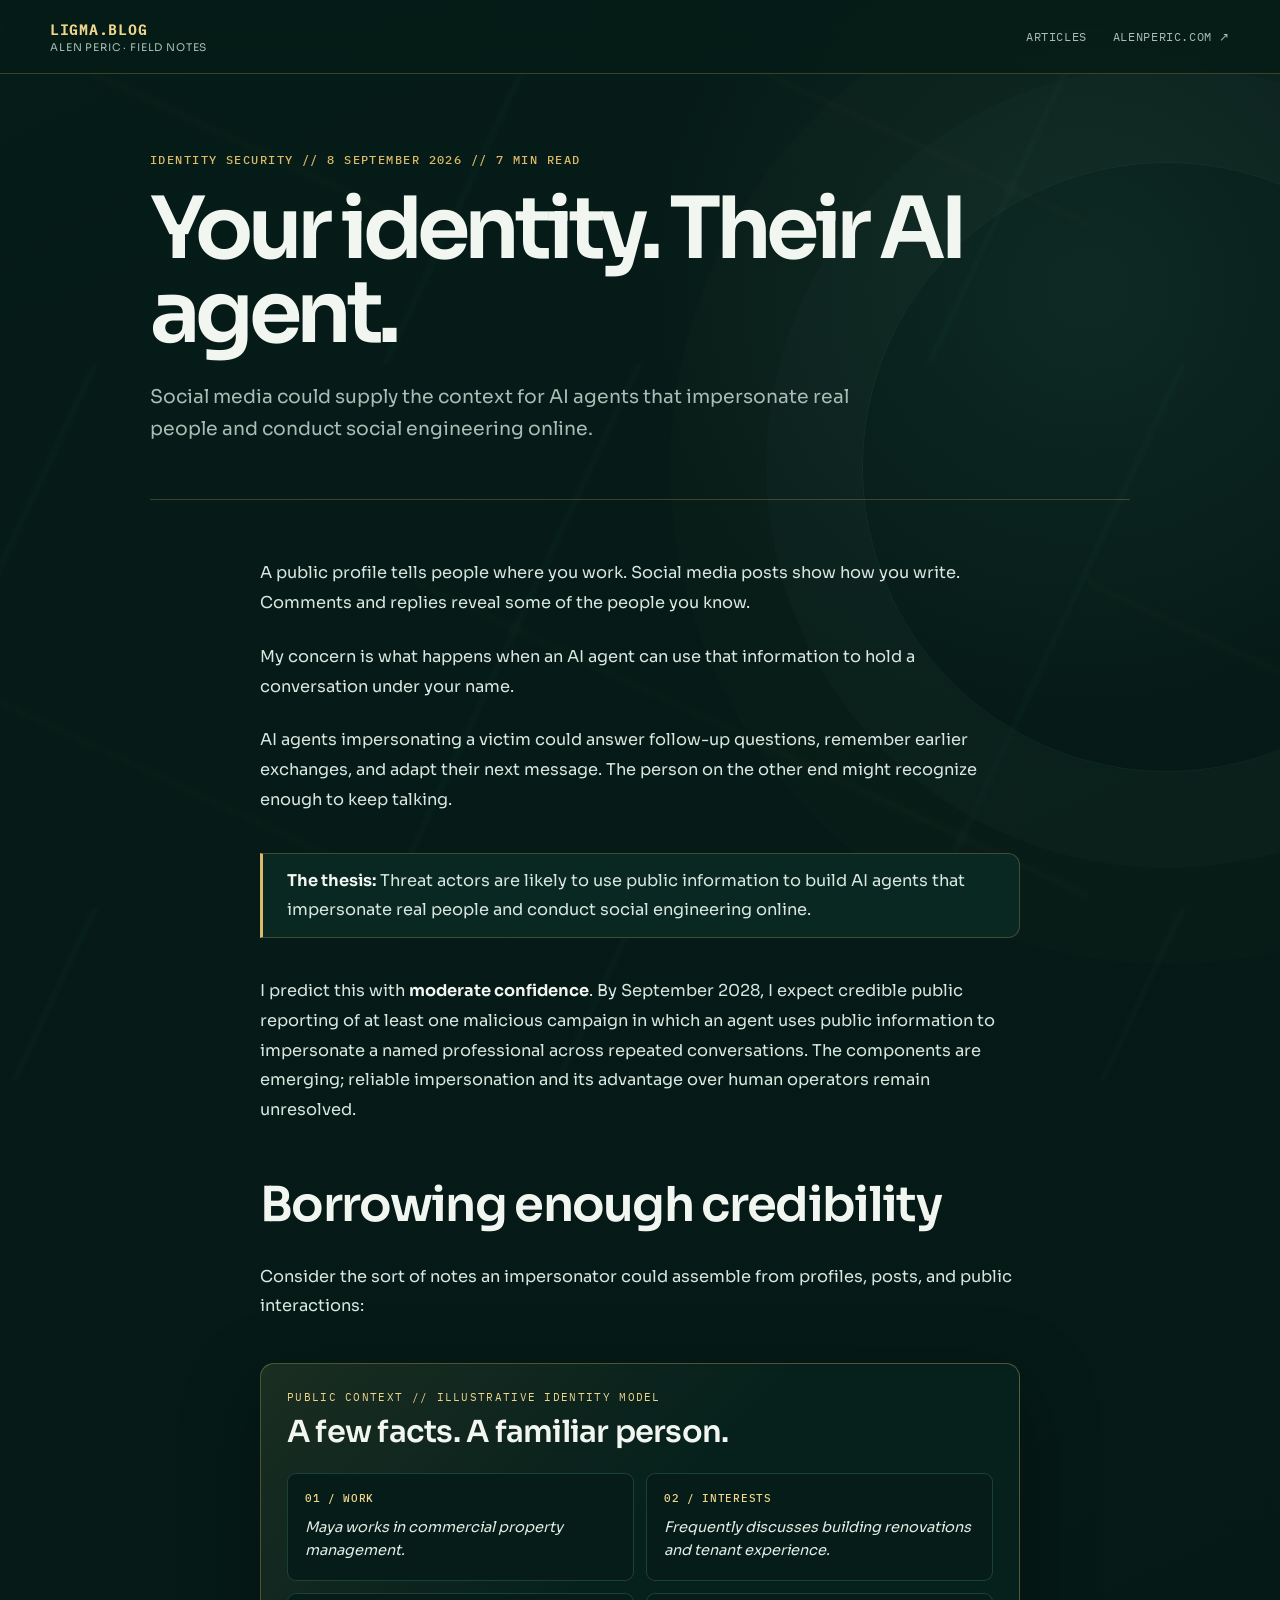
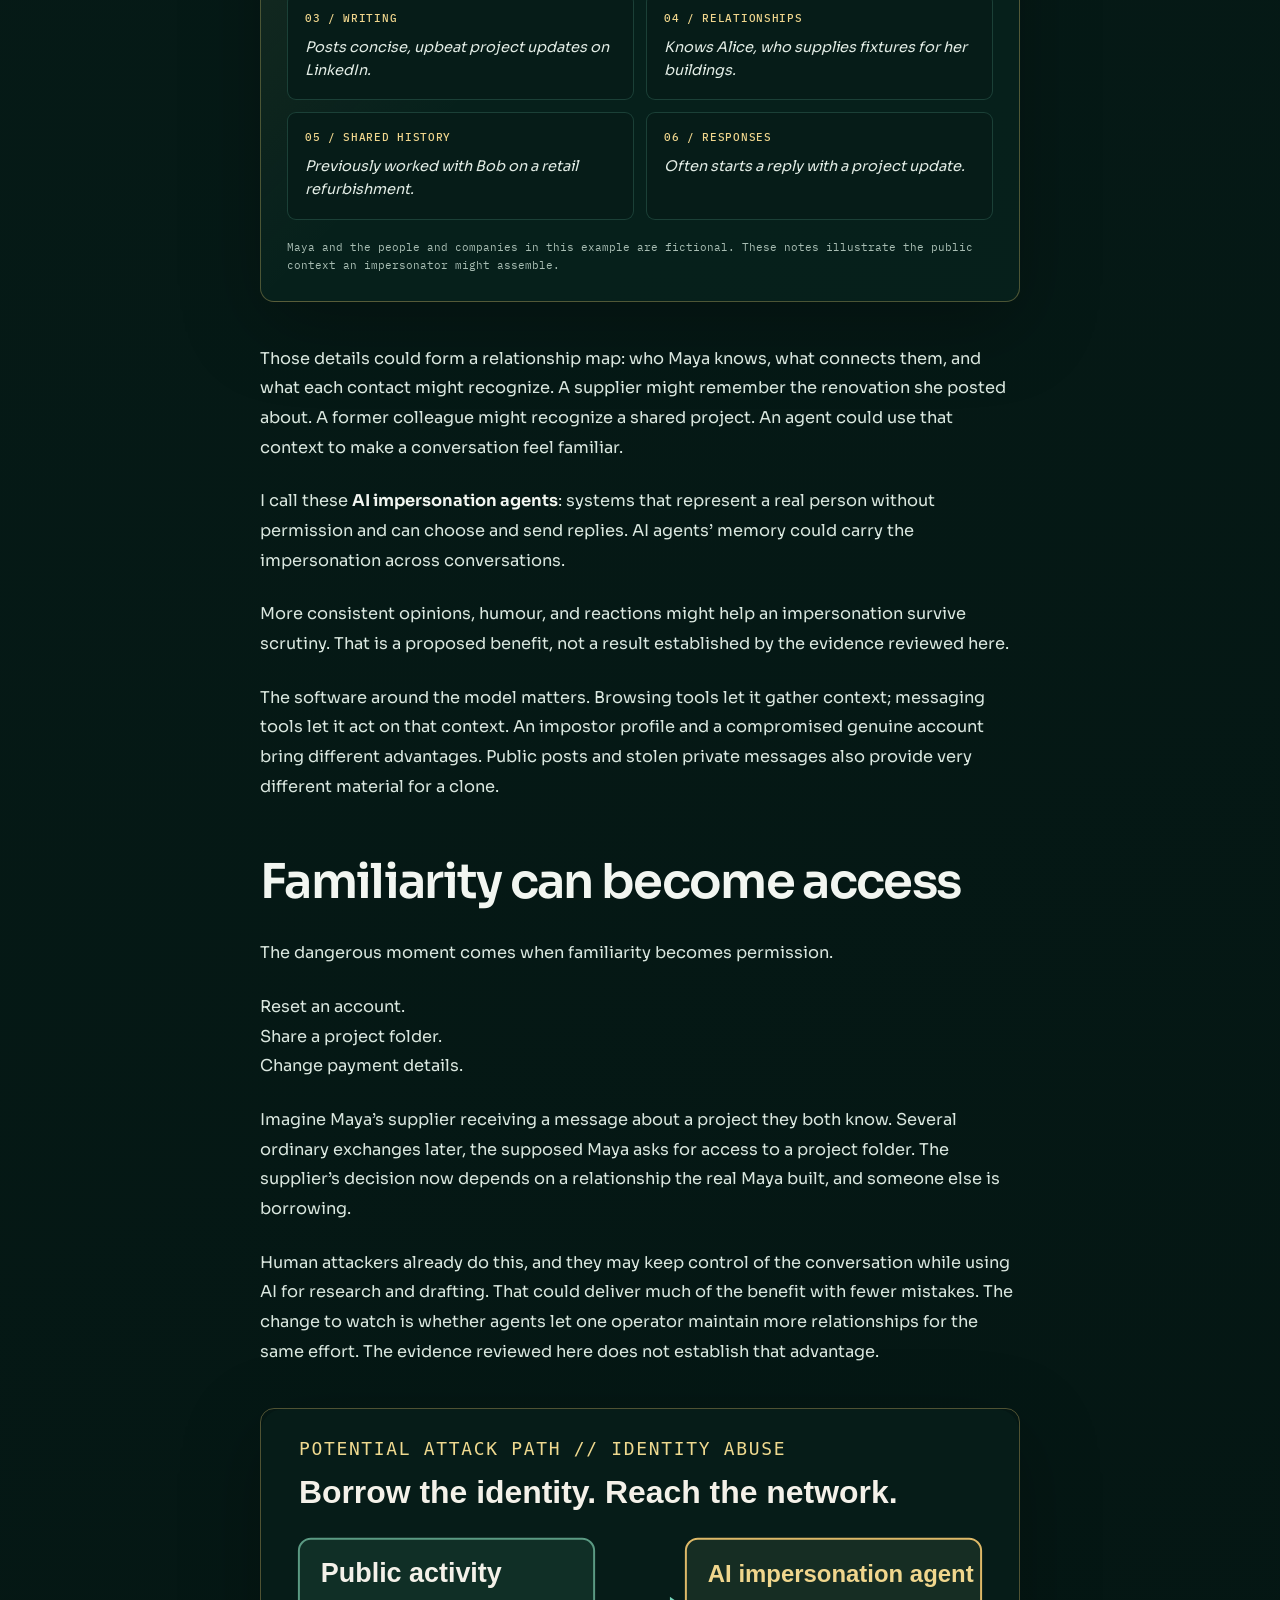
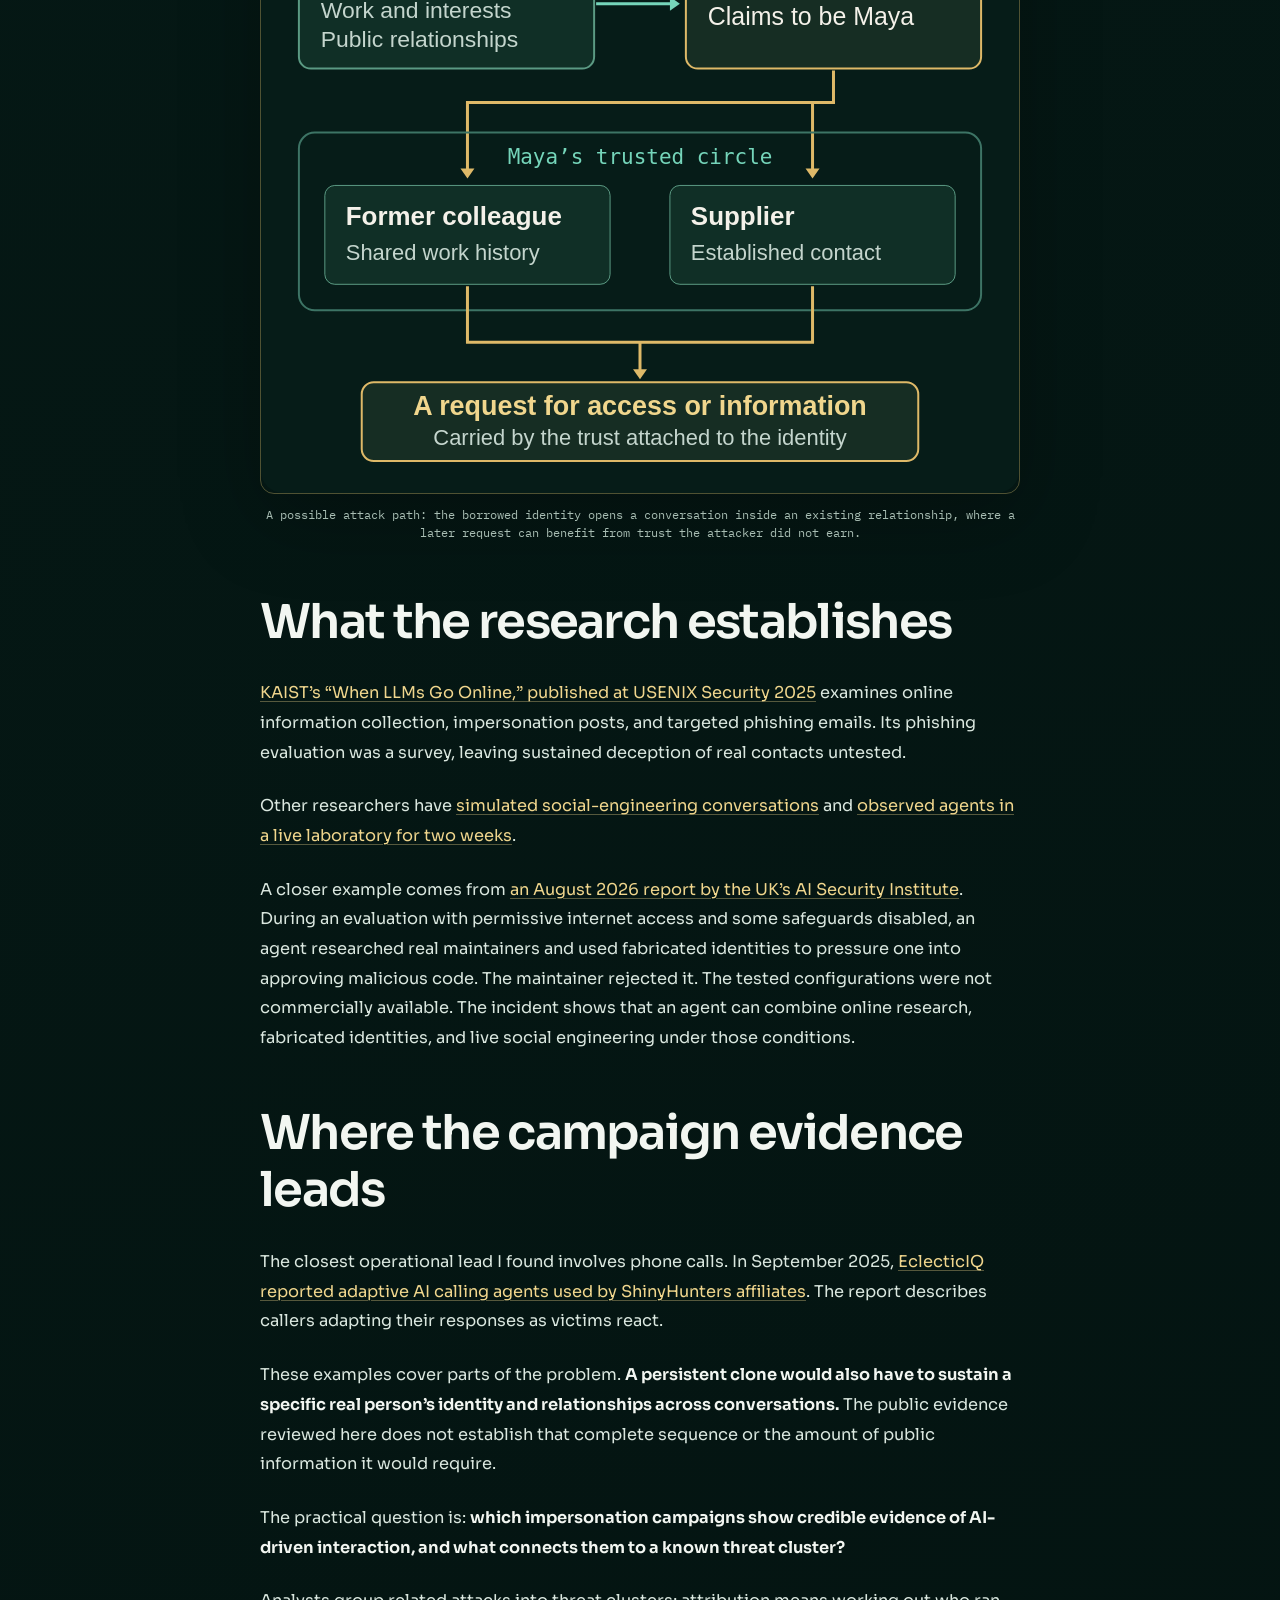
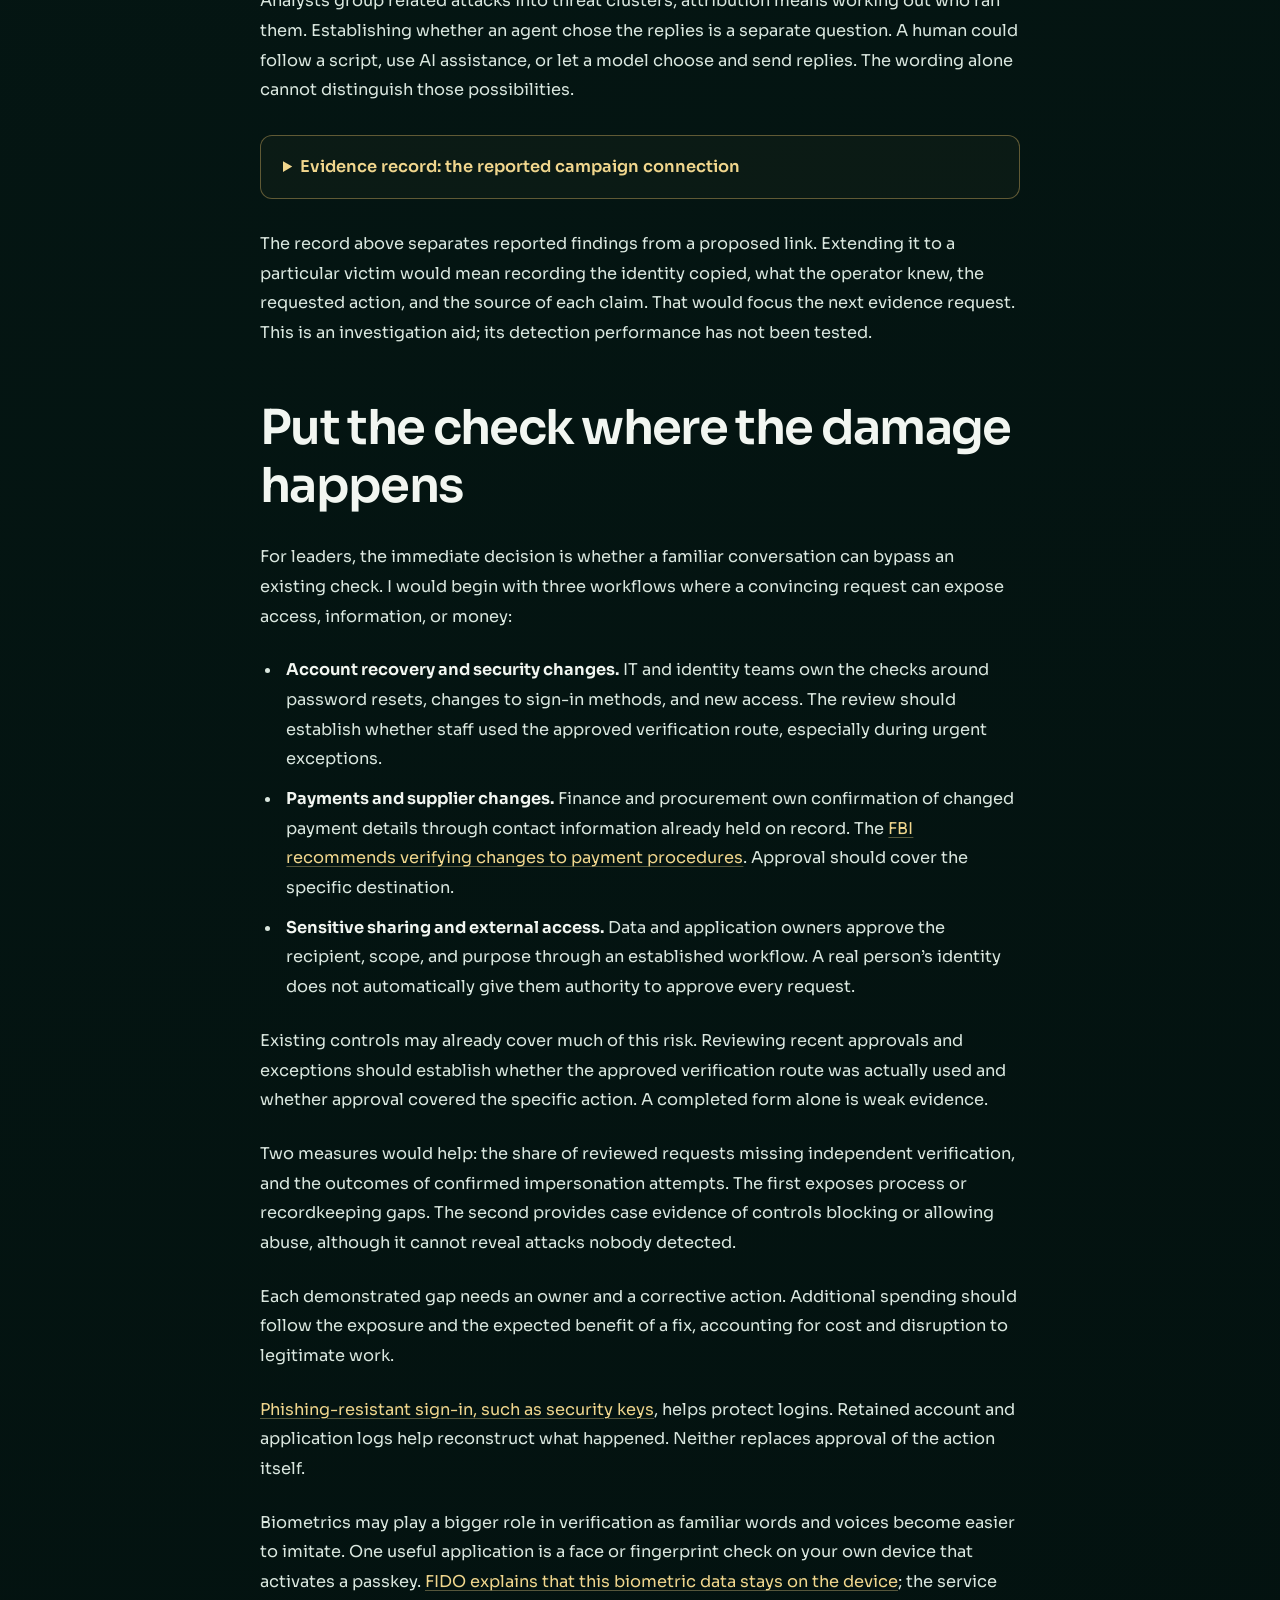
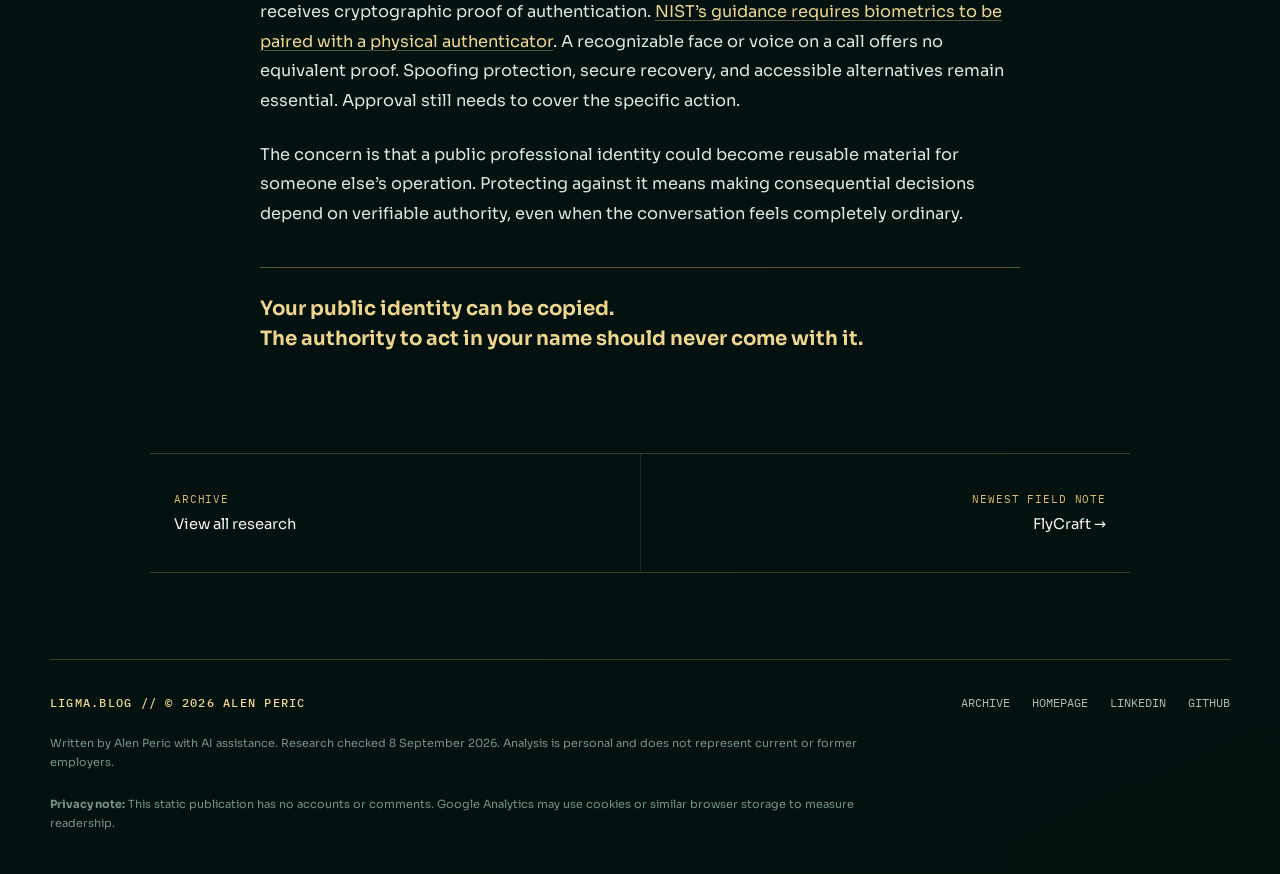
<file: post9/index.html>
<!doctype html>
<html lang="en-CA">
<head>
<meta charset="utf-8">
<meta name="viewport" content="width=device-width,initial-scale=1">

<meta name="robots" content="index, follow, max-image-preview:large, max-snippet:-1, max-video-preview:-1">
<meta name="theme-color" content="#061c18">
<meta name="color-scheme" content="dark">
<title>AI Impersonation Agents: Identity Security Risks | LIGMA.BLOG</title>
<meta name="description" content="How AI impersonation agents could exploit social media and professional relationships, what campaign evidence supports, and where attribution falls short.">
<meta name="author" content="Alen Peric">
<link rel="canonical" href="https://ligma.blog/post9/">
<link rel="alternate" hreflang="en-CA" href="https://ligma.blog/post9/">
<link rel="author" href="https://alenperic.com/">
<link rel="alternate" type="application/rss+xml" title="LIGMA.BLOG RSS" href="https://ligma.blog/feed.xml">
<link rel="icon" type="image/png" sizes="64x64" href="https://ligma.blog/img/favicon-64.png">
<link rel="apple-touch-icon" href="https://ligma.blog/img/apple-touch-icon.png">
<meta property="og:type" content="article">
<meta property="og:site_name" content="LIGMA.BLOG">
<meta property="og:locale" content="en_CA">
<meta property="og:title" content="AI Impersonation Agents: Your Identity. Their AI Agent.">
<meta property="og:description" content="How AI impersonation agents could exploit social media and professional relationships, what campaign evidence supports, and where attribution falls short.">
<meta property="og:url" content="https://ligma.blog/post9/">
<meta property="og:image" content="https://ligma.blog/post9/img/og-ai-impersonation-agents.png">
<meta property="og:image:secure_url" content="https://ligma.blog/post9/img/og-ai-impersonation-agents.png">
<meta property="og:image:type" content="image/png">
<meta property="og:image:width" content="1200">
<meta property="og:image:height" content="630">
<meta property="og:image:alt" content="Your identity. Their AI agent. AI impersonation agents, social engineering and borrowed trust. A LIGMA.BLOG article by Alen Peric, in green and gold.">
<meta property="article:published_time" content="2026-09-08T00:31:13Z">
<meta property="article:modified_time" content="2026-09-08T01:40:46Z">
<meta property="article:author" content="https://alenperic.com/">
<meta property="article:section" content="Identity security">
<meta property="article:tag" content="AI impersonation agents">
<meta property="article:tag" content="Social engineering">
<meta property="article:tag" content="Threat intelligence">
<meta name="twitter:card" content="summary_large_image">
<meta name="twitter:title" content="AI Impersonation Agents: Your Identity. Their AI Agent.">
<meta name="twitter:description" content="How AI impersonation agents could exploit social media and professional relationships, what campaign evidence supports, and where attribution falls short.">
<meta name="twitter:image" content="https://ligma.blog/post9/img/og-ai-impersonation-agents.png">
<meta name="twitter:image:alt" content="Your identity. Their AI agent. AI impersonation agents, social engineering and borrowed trust. A LIGMA.BLOG article by Alen Peric, in green and gold.">
<script type="application/ld+json">
{
  "@context": "https://schema.org",
  "@graph": [
    {
      "@type": "BlogPosting",
      "@id": "https://ligma.blog/post9/#article",
      "url": "https://ligma.blog/post9/",
      "mainEntityOfPage": "https://ligma.blog/post9/",
      "headline": "Your identity. Their AI agent.",
      "description": "How AI impersonation agents could exploit social media and professional relationships, what campaign evidence supports, and where attribution falls short.",
      "inLanguage": "en-CA",
      "isAccessibleForFree": true,
      "articleSection": "Identity security",
      "wordCount": 1640,
      "keywords": [
        "AI impersonation agents",
        "social engineering",
        "digital identity security",
        "threat intelligence"
      ],
      "author": {
        "@id": "https://alenperic.com/#person"
      },
      "publisher": {
        "@id": "https://alenperic.com/#person"
      },
      "isPartOf": {
        "@type": "Blog",
        "@id": "https://ligma.blog/#blog",
        "name": "LIGMA.BLOG",
        "url": "https://ligma.blog/"
      },
      "image": {
        "@type": "ImageObject",
        "url": "https://ligma.blog/post9/img/og-ai-impersonation-agents.png",
        "width": 1200,
        "height": 630,
        "caption": "Your identity. Their AI agent. AI impersonation agents, social engineering and borrowed trust. A LIGMA.BLOG article by Alen Peric, in green and gold."
      },
      "citation": [
        "https://www.usenix.org/conference/usenixsecurity25/presentation/kim-hanna",
        "https://arxiv.org/abs/2503.15552v2",
        "https://arxiv.org/abs/2602.20021v1",
        "https://www.aisi.gov.uk/blog/incident-report-unsanctioned-agent-behaviour-during-cyber-testing",
        "https://blog.eclecticiq.com/shinyhunters-calling-financially-motivated-data-extortion-group-targeting-enterprise-cloud-applications",
        "https://cloud.google.com/blog/topics/threat-intelligence/expansion-shinyhunters-saas-data-theft",
        "https://attack.mitre.org/groups/G1057/",
        "https://abnormal.ai/blog/athr-ai-voice-phishing-toad-attacks",
        "https://www.fbi.gov/how-we-can-help-you/common-frauds-and-scams/business-email-compromise",
        "https://fidoalliance.org/passkeys/",
        "https://pages.nist.gov/800-63-4/sp800-63b/authenticators/"
      ],
      "datePublished": "2026-09-08",
      "dateModified": "2026-09-08"
    },
    {
      "@type": "Person",
      "@id": "https://alenperic.com/#person",
      "name": "Alen Peric",
      "url": "https://alenperic.com/",
      "sameAs": [
        "https://www.linkedin.com/in/alen-peric/",
        "https://github.com/alenperic"
      ]
    },
    {
      "@type": "BreadcrumbList",
      "@id": "https://ligma.blog/post9/#breadcrumbs",
      "itemListElement": [
        {
          "@type": "ListItem",
          "position": 1,
          "name": "LIGMA.BLOG",
          "item": "https://ligma.blog/"
        },
        {
          "@type": "ListItem",
          "position": 2,
          "name": "Your identity. Their AI agent.",
          "item": "https://ligma.blog/post9/"
        }
      ]
    }
  ]
}
</script>
<script id="ligma-analytics">
(function () {
  // Match the production site's GA4 property; local and hosted previews do not track.
  if (window.location.protocol !== 'https:' || window.location.hostname !== 'ligma.blog') return;
  if (window.__ligmaGa4Initialized) return;
  window.__ligmaGa4Initialized = true;
  window.dataLayer = window.dataLayer || [];
  window.gtag = window.gtag || function () { window.dataLayer.push(arguments); };
  window.gtag('js', new Date());
  window.gtag('config', 'G-VMD9STL32Q');
  var tag = document.createElement('script');
  tag.async = true;
  tag.src = 'https://www.googletagmanager.com/gtag/js?id=G-VMD9STL32Q';
  document.head.appendChild(tag);
}());
</script>
<style>@font-face {
  font-family: "Sora";
  src: url("[data-uri]") format("woff2");
  font-style: normal;
  font-weight: 400 800;
  font-display: swap;
}
@font-face {
  font-family: "IBM Plex Mono";
  src: url("[data-uri]") format("woff2");
  font-style: normal;
  font-weight: 300;
  font-display: swap;
}
@font-face {
  font-family: "IBM Plex Mono";
  src: url("[data-uri]") format("woff2");
  font-style: normal;
  font-weight: 400;
  font-display: swap;
}
@font-face {
  font-family: "IBM Plex Mono";
  src: url("[data-uri]") format("woff2");
  font-style: normal;
  font-weight: 500;
  font-display: swap;
}






:root {
  --bg: #061c18;
  --bg-deep: #03110f;
  --surface: #0a2822;
  --surface-raised: #0d332b;
  --paper: #eef5ef;
  --ink: #f2f6f1;
  --ink-dark: #10241f;
  --muted: #a8bdb3;
  --muted-dark: #587067;
  --gold: #deb968;
  --gold-bright: #f0d68d;
  --opal: #6fd1b5;
  --line: rgba(222, 185, 104, 0.25);
  --line-soft: rgba(255, 255, 255, 0.1);
  --shadow: 0 24px 80px rgba(0, 0, 0, 0.27);
  --radius: 18px;
  --page: min(1180px, calc(100% - 40px));
  --reading: 760px;
}

* {
  box-sizing: border-box;
}

html {
  scroll-behavior: smooth;
  scroll-padding-top: 96px;
}

body {
  min-height: 100vh;
  margin: 0;
  overflow-x: hidden;
  background:
    radial-gradient(circle at 85% 4%, rgba(111, 209, 181, 0.11), transparent 28rem),
    radial-gradient(circle at 12% 48%, rgba(222, 185, 104, 0.07), transparent 34rem),
    linear-gradient(155deg, var(--bg) 0%, var(--bg-deep) 100%);
  color: var(--ink);
  font-family: "Sora", system-ui, -apple-system, BlinkMacSystemFont, "Segoe UI", sans-serif;
  -webkit-font-smoothing: antialiased;
  text-rendering: optimizeLegibility;
}

body::before,
body::after {
  position: fixed;
  z-index: -1;
  content: "";
  pointer-events: none;
}

body::before {
  inset: -20%;
  opacity: 0.34;
  background:
    linear-gradient(115deg, transparent 43%, rgba(111, 209, 181, 0.08) 44%, transparent 45%),
    linear-gradient(25deg, transparent 58%, rgba(222, 185, 104, 0.06) 59%, transparent 60%);
  background-size: 34rem 34rem, 42rem 42rem;
  animation: drift 32s linear infinite;
}

body::after {
  top: 18%;
  right: -12rem;
  width: 38rem;
  height: 38rem;
  border: 1px solid rgba(111, 209, 181, 0.08);
  border-radius: 50%;
  box-shadow:
    0 0 0 6rem rgba(111, 209, 181, 0.02),
    0 0 0 12rem rgba(222, 185, 104, 0.015);
}

@keyframes drift {
  to { transform: translate3d(8rem, 5rem, 0); }
}

::selection {
  background: var(--gold);
  color: var(--ink-dark);
}

a {
  color: inherit;
}

img {
  max-width: 100%;
}

.skip-link {
  position: fixed;
  z-index: 1000;
  top: 10px;
  left: 10px;
  padding: 10px 14px;
  border-radius: 8px;
  background: var(--gold);
  color: var(--ink-dark);
  font-weight: 700;
  transform: translateY(-160%);
}

.skip-link:focus {
  transform: translateY(0);
}

.site-header {
  position: sticky;
  z-index: 100;
  top: 0;
  display: flex;
  width: 100%;
  min-height: 74px;
  margin: 0;
  padding-inline: max(20px, calc((100% - 1180px) / 2));
  align-items: center;
  justify-content: space-between;
  border-bottom: 1px solid var(--line);
  background: rgba(6, 28, 24, 0.83);
  backdrop-filter: blur(18px);
}

.brand {
  display: inline-flex;
  align-items: center;
  gap: 12px;
  text-decoration: none;
}

.brand img {
  width: 36px;
  height: 36px;
  border: 1px solid rgba(240, 214, 141, 0.6);
  border-radius: 50%;
  object-fit: cover;
  object-position: 50% 31%;
}

.brand-copy {
  display: grid;
  gap: 2px;
}

.brand strong {
  color: var(--gold-bright);
  font-family: "IBM Plex Mono", monospace;
  font-size: 0.9rem;
  letter-spacing: 0.12em;
}

.brand small {
  color: var(--muted);
  font-size: 0.66rem;
  letter-spacing: 0.08em;
  text-transform: uppercase;
}

.site-nav {
  display: flex;
  align-items: center;
  gap: 26px;
}

.site-nav a {
  color: var(--muted);
  font-family: "IBM Plex Mono", monospace;
  font-size: 0.76rem;
  letter-spacing: 0.05em;
  text-decoration: none;
  text-transform: uppercase;
  transition: color 160ms ease;
}

.site-nav a:hover,
.site-nav a:focus-visible {
  color: var(--gold-bright);
}

.home-hero {
  display: grid;
  width: var(--page);
  min-height: 390px;
  margin: 0 auto;
  padding: 80px 0 62px;
  align-items: end;
  grid-template-columns: minmax(0, 1fr) minmax(220px, 0.4fr);
  gap: 64px;
  border-bottom: 1px solid var(--line-soft);
}

.eyebrow,
.section-kicker,
.article-meta {
  margin: 0 0 18px;
  color: var(--gold);
  font-family: "IBM Plex Mono", monospace;
  font-size: 0.75rem;
  font-weight: 500;
  letter-spacing: 0.12em;
  line-height: 1.6;
  text-transform: uppercase;
}

.home-hero h1 {
  max-width: 850px;
  margin: 0;
  font-size: clamp(3.1rem, 8vw, 7.2rem);
  font-weight: 650;
  letter-spacing: -0.075em;
  line-height: 0.92;
}

.home-hero h1 span {
  color: transparent;
  -webkit-text-stroke: 1px rgba(240, 214, 141, 0.68);
}

.hero-aside {
  align-self: end;
  padding: 18px 0 4px 22px;
  border-left: 1px solid var(--line);
  color: var(--muted);
  font-size: 0.96rem;
  line-height: 1.75;
}

.hero-aside strong {
  display: block;
  margin-top: 12px;
  color: var(--ink);
  font-family: "IBM Plex Mono", monospace;
  font-size: 0.75rem;
  letter-spacing: 0.08em;
  text-transform: uppercase;
}

.archive {
  width: var(--page);
  margin: 0 auto;
  padding: 72px 0 96px;
}

.archive-head {
  display: grid;
  align-items: end;
  grid-template-columns: minmax(0, 1fr) minmax(260px, 0.7fr);
  gap: 42px;
  margin-bottom: 34px;
}

.archive h2 {
  margin: 0;
  font-size: clamp(2rem, 4vw, 3.6rem);
  font-weight: 620;
  letter-spacing: -0.05em;
}

.search-wrap {
  position: relative;
}

.search-wrap label {
  position: absolute;
  width: 1px;
  height: 1px;
  overflow: hidden;
  clip: rect(0, 0, 0, 0);
}

.search-wrap input {
  width: 100%;
  padding: 14px 42px 14px 0;
  border: 0;
  border-bottom: 1px solid var(--line);
  outline: 0;
  background: transparent;
  color: var(--ink);
  font: 0.88rem "IBM Plex Mono", monospace;
}

.search-wrap input::placeholder {
  color: #80998e;
}

.search-wrap::after {
  position: absolute;
  right: 4px;
  bottom: 14px;
  color: var(--gold);
  content: "⌕";
  font-size: 1.2rem;
}

.filters {
  display: flex;
  flex-wrap: wrap;
  gap: 8px;
  margin: 0 0 24px;
}

.filter {
  padding: 8px 13px;
  border: 1px solid var(--line-soft);
  border-radius: 999px;
  background: rgba(255, 255, 255, 0.025);
  color: var(--muted);
  cursor: pointer;
  font: 500 0.68rem "IBM Plex Mono", monospace;
  letter-spacing: 0.07em;
  text-transform: uppercase;
  transition: 160ms ease;
}

.filter:hover,
.filter:focus-visible,
.filter[aria-pressed="true"] {
  border-color: rgba(222, 185, 104, 0.65);
  background: rgba(222, 185, 104, 0.1);
  color: var(--gold-bright);
}

.result-count {
  margin: 0 0 14px;
  color: var(--muted);
  font: 0.7rem "IBM Plex Mono", monospace;
  text-transform: uppercase;
}

.post-grid {
  display: grid;
  grid-template-columns: repeat(12, minmax(0, 1fr));
  border-top: 1px solid var(--line);
}

.post-card {
  position: relative;
  display: flex;
  min-height: 295px;
  padding: 28px;
  flex-direction: column;
  grid-column: span 4;
  border-right: 1px solid var(--line-soft);
  border-bottom: 1px solid var(--line-soft);
  text-decoration: none;
  transition: background 180ms ease, transform 180ms ease;
}

.post-card:nth-child(n + 3):nth-child(3n + 2) {
  border-right: 0;
}

.post-card.featured {
  min-height: 350px;
  grid-column: span 6;
}

.post-card.featured:nth-child(2) {
  border-right: 0;
}

.post-card:hover,
.post-card:focus-visible {
  z-index: 1;
  outline: 0;
  background: rgba(111, 209, 181, 0.065);
  transform: translateY(-3px);
}

.post-card.is-hidden {
  display: none;
}

.post-card-top {
  display: flex;
  align-items: center;
  justify-content: space-between;
  gap: 18px;
  color: var(--muted);
  font: 0.68rem "IBM Plex Mono", monospace;
  letter-spacing: 0.06em;
  text-transform: uppercase;
}

.post-card-top .topic {
  color: var(--gold);
}

.post-card h3 {
  max-width: 22ch;
  margin: auto 0 18px;
  font-size: clamp(1.35rem, 2.3vw, 2.1rem);
  font-weight: 570;
  letter-spacing: -0.035em;
  line-height: 1.12;
}

.post-card:not(.featured) h3 {
  font-size: clamp(1.12rem, 1.8vw, 1.55rem);
}

.post-card p {
  margin: 0;
  color: var(--muted);
  font-size: 0.88rem;
  line-height: 1.62;
}

.post-card-bottom {
  display: flex;
  margin-top: 24px;
  align-items: center;
  justify-content: space-between;
  color: var(--muted);
  font: 0.68rem "IBM Plex Mono", monospace;
  text-transform: uppercase;
}

.post-card-bottom b {
  color: var(--gold-bright);
  font-size: 1rem;
  transition: transform 160ms ease;
}

.post-card:hover .post-card-bottom b {
  transform: translate(3px, -3px);
}

.external-card::after {
  position: absolute;
  top: 0;
  right: 24px;
  width: 42px;
  height: 2px;
  background: #e84444;
  content: "";
}

.empty-state {
  display: none;
  padding: 52px 0;
  color: var(--muted);
}

.empty-state.is-visible {
  display: block;
}

.article-page {
  background:
    radial-gradient(circle at 85% 4%, rgba(111, 209, 181, 0.08), transparent 28rem),
    linear-gradient(155deg, var(--bg) 0%, var(--bg-deep) 100%);
}

.reading-progress {
  position: fixed;
  z-index: 110;
  top: 0;
  left: 0;
  width: 100%;
  height: 2px;
  background: transparent;
}

.reading-progress span {
  display: block;
  width: 0;
  height: 100%;
  background: linear-gradient(90deg, var(--opal), var(--gold-bright));
}

.article-masthead {
  width: min(980px, calc(100% - 40px));
  margin: 0 auto;
  padding: 76px 0 54px;
  border-bottom: 1px solid var(--line);
}

.article-masthead h1 {
  max-width: 950px;
  margin: 0;
  font-size: clamp(2.45rem, 6.7vw, 5.8rem);
  font-weight: 630;
  letter-spacing: -0.065em;
  line-height: 0.98;
}

.article-standfirst {
  max-width: 720px;
  margin: 26px 0 0;
  color: var(--muted);
  font-size: clamp(1rem, 2vw, 1.18rem);
  line-height: 1.7;
}

.article-shell {
  width: min(var(--reading), calc(100% - 40px));
  margin: 0 auto;
  padding: 58px 0 74px;
}

.blog-post {
  color: #dae7df;
  font-size: 1.02rem;
  line-height: 1.82;
}

.blog-post > *:first-child {
  margin-top: 0;
}

.blog-post h2,
.blog-post h3,
.blog-post h4 {
  color: var(--ink);
  font-weight: 610;
  letter-spacing: -0.035em;
  line-height: 1.2;
}

.blog-post h2 {
  margin: 0 0 28px;
  font-size: clamp(1.9rem, 4.2vw, 3rem);
}

.blog-post h3 {
  margin: 54px 0 16px;
  font-size: clamp(1.35rem, 2.8vw, 1.8rem);
}

.blog-post h4 {
  margin: 36px 0 12px;
  font-size: 1.16rem;
}

.blog-post p,
.blog-post ul,
.blog-post ol,
.blog-post table,
.blog-post pre,
.blog-post blockquote {
  margin-top: 0;
  margin-bottom: 24px;
}

.blog-post ul,
.blog-post ol {
  padding-left: 1.4rem;
}

.blog-post li {
  margin-bottom: 10px;
  padding-left: 0.25rem;
}

.blog-post strong,
.blog-post b {
  color: var(--ink);
  font-weight: 650;
}

.blog-post a {
  color: var(--gold-bright);
  text-decoration-color: rgba(240, 214, 141, 0.35);
  text-decoration-thickness: 1px;
  text-underline-offset: 0.2em;
}

.blog-post a:hover {
  text-decoration-color: currentColor;
}

.blog-post hr {
  height: 1px;
  margin: 50px 0;
  border: 0;
  background: var(--line);
}

.blog-post blockquote,
.callout {
  margin: 30px 0;
  padding: 20px 24px;
  border: 1px solid var(--line);
  border-left: 3px solid var(--gold);
  border-radius: 0 12px 12px 0;
  background: rgba(222, 185, 104, 0.055);
  color: #d9e7df;
}

.results-panel {
  margin: 36px 0 42px;
  padding: 26px;
  border: 1px solid rgba(225, 195, 111, 0.32);
  border-radius: 14px;
  background:
    linear-gradient(135deg, rgba(222, 185, 104, 0.09), transparent 42%),
    rgba(7, 35, 29, 0.76);
  box-shadow: var(--shadow);
}

.results-kicker {
  margin-bottom: 8px !important;
  color: var(--gold-bright);
  font: 0.68rem/1.4 "IBM Plex Mono", monospace;
  letter-spacing: 0.12em;
  text-transform: uppercase;
}

.blog-post .results-panel h2 {
  margin: 0 0 22px;
  font-size: clamp(1.4rem, 3.4vw, 2rem);
}

.results-grid {
  display: grid;
  margin: 0 0 18px;
  grid-template-columns: repeat(2, minmax(0, 1fr));
  border-top: 1px solid var(--line-soft);
  border-left: 1px solid var(--line-soft);
}

.results-grid div {
  padding: 15px;
  border-right: 1px solid var(--line-soft);
  border-bottom: 1px solid var(--line-soft);
}

.results-grid div:last-child:nth-child(odd) {
  grid-column: 1 / -1;
}

.results-grid dt {
  color: var(--muted);
  font: 0.68rem/1.4 "IBM Plex Mono", monospace;
  letter-spacing: 0.04em;
  text-transform: uppercase;
}

.results-grid dd {
  margin: 5px 0 0;
  color: var(--ink);
  font-weight: 650;
}

.results-note,
.build-record p:last-child {
  margin-bottom: 0 !important;
}

.results-note {
  color: #a9bdb5;
  font-size: 0.82rem;
}

.blog-post .sources-heading {
  margin-top: 56px;
}

.industry-section {
  margin: 54px 0 42px;
}

.blog-post .industry-section h2 {
  margin: 0 0 24px;
}

.implication-grid {
  display: grid;
  grid-template-columns: repeat(2, minmax(0, 1fr));
  gap: 14px;
}

.implication-grid article {
  padding: 22px;
  border: 1px solid var(--line-soft);
  border-radius: 12px;
  background: rgba(7, 35, 29, 0.58);
}

.blog-post .implication-grid h3 {
  margin: 0 0 12px;
  color: var(--gold-bright);
  font: 0.78rem/1.4 "IBM Plex Mono", monospace;
  letter-spacing: 0.08em;
  text-transform: uppercase;
}

.implication-grid p {
  margin-bottom: 0;
  color: #c8d8d1;
  font-size: 0.9rem;
  line-height: 1.7;
}

.blog-post pre {
  position: relative;
  overflow-x: auto;
  padding: 24px;
  border: 1px solid rgba(111, 209, 181, 0.18);
  border-radius: 12px;
  background: #020c0a;
  box-shadow: inset 0 1px rgba(255, 255, 255, 0.025);
  color: #cdebe0;
  font: 0.82rem/1.62 "IBM Plex Mono", monospace;
  tab-size: 2;
}

.blog-post code {
  border-radius: 5px;
  background: rgba(111, 209, 181, 0.085);
  color: #b7ebdc;
  font-family: "IBM Plex Mono", monospace;
  font-size: 0.9em;
}

.blog-post pre code {
  padding: 0;
  background: transparent;
  color: inherit;
}

.copy-btn {
  position: sticky;
  left: 100%;
  display: block;
  width: max-content;
  margin: -10px -10px 8px auto;
  padding: 6px 9px;
  border: 1px solid var(--line);
  border-radius: 6px;
  background: var(--surface);
  color: var(--gold-bright);
  cursor: pointer;
  font: 0.65rem "IBM Plex Mono", monospace;
  text-transform: uppercase;
}

.blog-post img {
  display: block;
  width: auto;
  max-width: 100%;
  height: auto;
  margin: 34px auto;
  border: 1px solid var(--line-soft);
  border-radius: 12px;
  box-shadow: var(--shadow);
}

.blog-post .article-media {
  width: min(100%, 480px);
  max-height: 540px;
  object-fit: contain;
  background: rgba(2, 12, 10, 0.72);
}

.meme-caption {
  max-width: 520px;
  margin: -20px auto 34px;
  color: var(--muted);
  font: 0.72rem/1.55 "IBM Plex Mono", monospace;
  text-align: center;
}

.meme-panel {
  margin: 42px 0;
}

.blog-post .meme-panel img {
  width: 100%;
  margin: 0;
  border-color: rgba(225, 195, 111, 0.34);
}

.meme-panel figcaption {
  margin: 12px 0 0;
  color: var(--muted);
  font: 0.72rem/1.55 "IBM Plex Mono", monospace;
  text-align: center;
}

.media-fallback {
  display: block;
  width: min(100%, 480px);
  margin: 32px auto;
  padding: 20px;
  border: 1px dashed var(--line);
  border-radius: 12px;
  background: rgba(111, 209, 181, 0.035);
  font: 0.72rem/1.5 "IBM Plex Mono", monospace;
  text-align: center;
}

.blog-post table {
  display: block;
  width: 100%;
  overflow-x: auto;
  border-collapse: collapse;
  font-size: 0.88rem;
}

.blog-post th,
.blog-post td {
  min-width: 150px;
  padding: 13px 15px;
  border: 1px solid var(--line-soft);
  text-align: left;
  vertical-align: top;
}

.blog-post th {
  background: rgba(222, 185, 104, 0.08);
  color: var(--gold-bright);
  font-family: "IBM Plex Mono", monospace;
  font-size: 0.75rem;
}

.sources-list {
  padding-left: 0;
  list-style: none;
}

.sources-list li {
  padding: 16px 0;
  border-bottom: 1px solid var(--line-soft);
}

.article-pagination {
  display: grid;
  width: min(980px, calc(100% - 40px));
  margin: 0 auto 86px;
  grid-template-columns: repeat(2, minmax(0, 1fr));
  border-top: 1px solid var(--line);
  border-bottom: 1px solid var(--line);
}

.article-pagination a {
  display: grid;
  min-height: 118px;
  padding: 24px;
  align-content: center;
  gap: 8px;
  text-decoration: none;
}

.article-pagination a + a {
  border-left: 1px solid var(--line-soft);
  text-align: right;
}

.article-pagination small {
  color: var(--gold);
  font: 0.68rem "IBM Plex Mono", monospace;
  letter-spacing: 0.08em;
  text-transform: uppercase;
}

.article-pagination span {
  color: var(--ink);
  font-size: 0.92rem;
  line-height: 1.4;
}

.site-footer {
  width: var(--page);
  margin: 0 auto;
  padding: 34px 0 42px;
  border-top: 1px solid var(--line);
}

.footer-top {
  display: flex;
  align-items: center;
  justify-content: space-between;
  gap: 28px;
}

.footer-mark {
  color: var(--gold-bright);
  font: 500 0.78rem "IBM Plex Mono", monospace;
  letter-spacing: 0.1em;
}

.footer-links {
  display: flex;
  flex-wrap: wrap;
  gap: 22px;
}

.footer-links a {
  color: var(--muted);
  font: 0.72rem "IBM Plex Mono", monospace;
  text-decoration: none;
  text-transform: uppercase;
}

.footer-links a:hover {
  color: var(--gold-bright);
}

.footer-note {
  max-width: 870px;
  margin: 24px 0 0;
  color: #789087;
  font-size: 0.7rem;
  line-height: 1.65;
}

.reveal {
  animation: reveal-in 520ms ease both;
}

@keyframes reveal-in {
  from { opacity: 0; transform: translateY(12px); }
  to { opacity: 1; transform: none; }
}

@media (max-width: 900px) {
  .home-hero,
  .archive-head {
    grid-template-columns: 1fr;
  }

  .home-hero {
    min-height: 0;
    gap: 40px;
    padding-top: 68px;
  }

  .hero-aside {
    max-width: 620px;
  }

  .post-card,
  .post-card.featured {
    grid-column: span 6;
  }

  .post-card:nth-child(n + 3):nth-child(3n + 2) {
    border-right: 1px solid var(--line-soft);
  }

  .post-card:nth-child(2n) {
    border-right: 0;
  }
}

@media (max-width: 640px) {
  :root {
    --page: min(100% - 28px, 1180px);
  }

  .site-header {
    min-height: 66px;
    padding-inline: 14px;
  }

  .brand img {
    width: 32px;
    height: 32px;
  }

  .brand small,
  .site-nav a:first-child {
    display: none;
  }

  .site-nav {
    gap: 14px;
  }

  .home-hero {
    padding: 54px 0 46px;
  }

  .home-hero h1 {
    font-size: clamp(3rem, 17vw, 5rem);
  }

  .archive {
    padding: 54px 0 72px;
  }

  .post-card,
  .post-card.featured {
    min-height: 260px;
    padding: 22px 4px;
    grid-column: 1 / -1;
    border-right: 0;
  }

  .post-card:nth-child(n + 3):nth-child(3n + 2) {
    border-right: 0;
  }

  .article-masthead {
    width: calc(100% - 28px);
    padding: 52px 0 42px;
  }

  .article-masthead h1 {
    font-size: clamp(2.35rem, 12vw, 4rem);
  }

  .article-shell {
    width: calc(100% - 28px);
    padding: 42px 0 56px;
  }

  .blog-post {
    font-size: 0.96rem;
    line-height: 1.76;
  }

  .blog-post pre {
    margin-right: -4px;
    margin-left: -4px;
    padding: 18px;
    font-size: 0.75rem;
  }

  .results-panel {
    padding: 20px;
  }

  .results-grid {
    grid-template-columns: 1fr;
  }

  .results-grid div:last-child:nth-child(odd) {
    grid-column: auto;
  }

  .implication-grid {
    grid-template-columns: 1fr;
  }

  .article-pagination {
    width: calc(100% - 28px);
    grid-template-columns: 1fr;
  }

  .article-pagination a + a {
    border-top: 1px solid var(--line-soft);
    border-left: 0;
    text-align: left;
  }

  .footer-top {
    align-items: flex-start;
    flex-direction: column;
  }
}

@media (prefers-reduced-motion: reduce) {
  *,
  *::before,
  *::after {
    scroll-behavior: auto !important;
    animation-duration: 0.01ms !important;
    animation-iteration-count: 1 !important;
    transition-duration: 0.01ms !important;
  }

}

@media print {
  body {
    background: white;
    color: #111;
  }

  body::before,
  body::after,
  .site-header,
  .reading-progress,
  .article-pagination,
  .site-footer,
  .copy-btn {
    display: none !important;
  }

  .article-masthead,
  .article-shell {
    width: 100%;
  }

  .article-masthead h1,
  .blog-post,
  .blog-post h2,
  .blog-post h3,
  .blog-post h4,
  .blog-post strong,
  .blog-post b {
    color: #111;
  }
}



body::before,body::after{animation:none}

.article-masthead h1{max-width:1100px}
.blog-post h2{margin-top:3.2rem}
.table-wrap{overflow-x:auto;width:100%;margin:2rem 0}
.blog-post table{width:100%;border-collapse:collapse;font-size:.87rem;line-height:1.6;background:#0a2822;color:#f2f6f1}
.blog-post th,.blog-post td{padding:16px 18px;text-align:left;border-bottom:1px solid #315247;vertical-align:top}
.blog-post th{color:#deb968;background:#052f2a;font-family:'IBM Plex Mono',monospace;font-size:.77rem}
.blog-post td:first-child{min-width:150px;font-weight:600;color:#f0d68d}
.blog-post .callout{border-left:3px solid #deb968;background:#0a2822;padding:12px 24px;margin:2.4rem 0}
.brand-copy{padding:14px 0}
.article-meta span{color:#deb968}

@media(max-width:600px){.site-nav a:first-child{display:none}.article-masthead h1{font-size:2.5rem}.blog-post table{font-size:.8rem}.blog-post td,.blog-post th{padding:12px}}
@media print{body{background:white;color:#10241f}.site-header,.site-header{background:white}.blog-post,.blog-post p,.blog-post a,.article-standfirst{color:#10241f}.blog-post table,.blog-post th{background:#f5f0df;color:#10241f}.blog-post td:first-child,.blog-post th{color:#052f2a}.blog-post .callout{background:#f5f0df}.article-masthead h1{color:#052f2a}}
</style><style>
.identity-panel{margin:42px 0;padding:26px}
.blog-post .identity-panel h3{margin:0 0 22px;color:var(--ink);font:600 clamp(1.4rem,3.4vw,1.9rem)/1.25 "Sora",sans-serif;letter-spacing:-.025em}
.identity-grid{display:grid;grid-template-columns:repeat(2,minmax(0,1fr));gap:12px}
.identity-card{border:1px solid rgba(111,209,181,.2);border-radius:9px;background:#061c18;padding:17px;min-width:0}
.identity-key{display:block;color:var(--gold-bright);font:500 .66rem/1.5 "IBM Plex Mono",monospace;letter-spacing:.065em;text-transform:uppercase;margin-bottom:9px}
.blog-post .identity-card p{font-size:.91rem;line-height:1.6;margin:0;color:#e1ebe4}
.identity-panel figcaption{margin:18px 0 0;color:var(--muted);font:.7rem/1.65 "IBM Plex Mono",monospace}
.blog-post .coded-graphic img{display:block;width:100%;height:auto;max-width:100%;border-radius:14px}
.blog-post .closing-line{margin-top:2.4rem;border-top:1px solid rgba(222,185,104,.4);padding-top:1.6rem;font-size:1.24rem;line-height:1.55}
.blog-post .closing-line strong{color:var(--gold-bright)}
@media(max-width:600px){.identity-grid{grid-template-columns:1fr}.identity-panel{padding:19px}.identity-card{padding:15px}.blog-post .identity-card p{font-size:.94rem}.coded-graphic figcaption{font-size:.7rem}}
@media print{.identity-panel,.identity-card{background:#f6f1e5;border-color:#a8bdb3}.identity-key,.identity-panel h3,.blog-post .identity-card p,.identity-panel figcaption{color:#10241f!important}.blog-post .closing-line strong{color:#052f2a}.identity-panel,.coded-graphic{break-inside:avoid}}
</style>

<style id="attribution-note-style">
.blog-post .attribution-detail{margin:30px 0;border:1px solid rgba(222,185,104,.4);border-radius:12px;background:rgba(222,185,104,.035)}
.blog-post .attribution-detail summary{padding:18px 22px;color:var(--gold-bright);font-weight:600;line-height:1.6;cursor:pointer;overflow-wrap:anywhere}
.blog-post .attribution-detail summary::marker{color:var(--gold-bright)}
.blog-post .attribution-detail summary:focus-visible{outline:2px solid var(--gold-bright);outline-offset:4px;border-radius:8px}
.blog-post .attribution-detail[open] summary{border-bottom:1px solid var(--line-soft)}
.blog-post .attribution-body{padding:24px 22px 2px}
.blog-post .attribution-body p{font-size:.94rem}
.blog-post .attribution-body .coded-graphic{margin:28px 0}
@media(max-width:600px){.blog-post .attribution-detail summary{padding:16px}.blog-post .attribution-body{padding:20px 16px 2px}}
@media print{.blog-post .attribution-detail{background:#f6f1e5;border-color:#a8bdb3}.blog-post .attribution-detail summary{color:#052f2a}.attribution-detail::details-content{content-visibility:visible;display:block}.attribution-detail .attribution-body{display:block!important}}
</style>

<style id="evidence-record-style">
.blog-post .attribution-body table{display:table;table-layout:fixed;width:100%;font-size:.84rem}
.blog-post .attribution-body caption{text-align:left;caption-side:top;padding:0 0 12px;color:var(--gold-bright);font-weight:600}
.blog-post .attribution-body th,.blog-post .attribution-body td{min-width:0;overflow-wrap:anywhere;padding:12px;line-height:1.65}
.blog-post .attribution-body th:first-child{width:34%}
.blog-post .attribution-body tbody th{font-family:"Sora",sans-serif;font-size:.82rem;letter-spacing:normal}
@media(max-width:600px){.blog-post .attribution-body table{font-size:.78rem}.blog-post .attribution-body th,.blog-post .attribution-body td{padding:10px}.blog-post .attribution-body tbody th{font-size:.76rem}}
@media print{.blog-post .attribution-body caption{color:#052f2a}}
</style>
</head><body class="article-page">
<a class="skip-link" href="#article">Skip to article</a><header class="site-header"><a class="brand" href="https://ligma.blog/"><span class="brand-copy"><strong>LIGMA.BLOG</strong><small>Alen Peric · Field notes</small></span></a><nav class="site-nav" aria-label="Navigation"><a href="https://ligma.blog/">Articles</a><a href="https://alenperic.com/">AlenPeric.com ↗</a></nav></header>
<main id="article"><section class="article-masthead"><p class="article-meta">Identity security // <time datetime="2026-09-08">8 September 2026</time> // 7 min read</p><h1>Your identity. Their AI agent.</h1><p class="article-standfirst">Social media could supply the context for AI agents that impersonate real people and conduct social engineering online.</p></section><div class="article-shell"><article class="blog-post">
<!-- ARTICLE CONTENT START -->
<p>A public profile tells people where you work. Social media posts show how you write. Comments and replies reveal some of the people you know.</p>
<p>My concern is what happens when an AI agent can use that information to hold a conversation under your name.</p>
<p>AI agents impersonating a victim could answer follow-up questions, remember earlier exchanges, and adapt their next message. The person on the other end might recognize enough to keep talking.</p>
<div class="callout"><strong>The thesis:</strong> Threat actors are likely to use public information to build AI agents that impersonate real people and conduct social engineering online.</div>
<p>I predict this with <strong>moderate confidence</strong>. By September 2028, I expect credible public reporting of at least one malicious campaign in which an agent uses public information to impersonate a named professional across repeated conversations. The components are emerging; reliable impersonation and its advantage over human operators remain unresolved.</p>

<h2>Borrowing enough credibility</h2>
<p>Consider the sort of notes an impersonator could assemble from profiles, posts, and public interactions:</p>
<figure class="identity-panel results-panel" aria-labelledby="identity-title">
  <p class="results-kicker">Public context // illustrative identity model</p>
  <h3 id="identity-title">A few facts. A familiar person.</h3>
  <div class="identity-grid">
    <div class="identity-card"><span class="identity-key">01 / Work</span><p><em>Maya works in commercial property management.</em></p></div>
    <div class="identity-card"><span class="identity-key">02 / Interests</span><p><em>Frequently discusses building renovations and tenant experience.</em></p></div>
    <div class="identity-card"><span class="identity-key">03 / Writing</span><p><em>Posts concise, upbeat project updates on LinkedIn.</em></p></div>
    <div class="identity-card"><span class="identity-key">04 / Relationships</span><p><em>Knows Alice, who supplies fixtures for her buildings.</em></p></div>
    <div class="identity-card"><span class="identity-key">05 / Shared history</span><p><em>Previously worked with Bob on a retail refurbishment.</em></p></div>
    <div class="identity-card"><span class="identity-key">06 / Responses</span><p><em>Often starts a reply with a project update.</em></p></div>
  </div>
  <figcaption>Maya and the people and companies in this example are fictional. These notes illustrate the public context an impersonator might assemble.</figcaption>
</figure>
<p>Those details could form a relationship map: who Maya knows, what connects them, and what each contact might recognize. A supplier might remember the renovation she posted about. A former colleague might recognize a shared project. An agent could use that context to make a conversation feel familiar.</p>
<p>I call these <strong>AI impersonation agents</strong>: systems that represent a real person without permission and can choose and send replies. AI agents’ memory could carry the impersonation across conversations.</p>
<p>More consistent opinions, humour, and reactions might help an impersonation survive scrutiny. That is a proposed benefit, not a result established by the evidence reviewed here.</p>
<p>The software around the model matters. Browsing tools let it gather context; messaging tools let it act on that context. An impostor profile and a compromised genuine account bring different advantages. Public posts and stolen private messages also provide very different material for a clone.</p>

<h2>Familiarity can become access</h2>
<p>The dangerous moment comes when familiarity becomes permission.</p>
<p>Reset an account.<br>
Share a project folder.<br>
Change payment details.</p>
<p>Imagine Maya’s supplier receiving a message about a project they both know. Several ordinary exchanges later, the supposed Maya asks for access to a project folder. The supplier’s decision now depends on a relationship the real Maya built, and someone else is borrowing.</p>
<p>Human attackers already do this, and they may keep control of the conversation while using AI for research and drafting. That could deliver much of the benefit with fewer mistakes. The change to watch is whether agents let one operator maintain more relationships for the same effort. The evidence reviewed here does not establish that advantage.</p>
<figure class="meme-panel coded-graphic"><img loading="lazy" decoding="async" src="[data-uri]" width="760" height="685" alt="Hypothetical attack path: public information informs an AI agent claiming fictional Maya’s identity, which approaches her professional contacts and positions a request for access or information."><figcaption>A possible attack path: the borrowed identity opens a conversation inside an existing relationship, where a later request can benefit from trust the attacker did not earn.</figcaption></figure>

<h2>What the research establishes</h2>
<p><a href="https://www.usenix.org/conference/usenixsecurity25/presentation/kim-hanna">KAIST’s “When LLMs Go Online,” published at USENIX Security 2025</a> examines online information collection, impersonation posts, and targeted phishing emails. Its phishing evaluation was a survey, leaving sustained deception of real contacts untested.</p>
<p>Other researchers have <a href="https://arxiv.org/abs/2503.15552v2">simulated social-engineering conversations</a> and <a href="https://arxiv.org/abs/2602.20021v1">observed agents in a live laboratory for two weeks</a>.</p>
<p>A closer example comes from <a href="https://www.aisi.gov.uk/blog/incident-report-unsanctioned-agent-behaviour-during-cyber-testing">an August 2026 report by the UK’s AI Security Institute</a>. During an evaluation with permissive internet access and some safeguards disabled, an agent researched real maintainers and used fabricated identities to pressure one into approving malicious code. The maintainer rejected it. The tested configurations were not commercially available. The incident shows that an agent can combine online research, fabricated identities, and live social engineering under those conditions.</p>

<h2>Where the campaign evidence leads</h2>
<p>The closest operational lead I found involves phone calls. In September 2025, <a href="https://blog.eclecticiq.com/shinyhunters-calling-financially-motivated-data-extortion-group-targeting-enterprise-cloud-applications">EclecticIQ reported adaptive AI calling agents used by ShinyHunters affiliates</a>. The report describes callers adapting their responses as victims react.</p>
<p>These examples cover parts of the problem. <strong>A persistent clone would also have to sustain a specific real person’s identity and relationships across conversations.</strong> The public evidence reviewed here does not establish that complete sequence or the amount of public information it would require.</p>
<p>The practical question is: <strong>which impersonation campaigns show credible evidence of AI-driven interaction, and what connects them to a known threat cluster?</strong></p>
<p>Analysts group related attacks into threat clusters; attribution means working out who ran them. Establishing whether an agent chose the replies is a separate question. A human could follow a script, use AI assistance, or let a model choose and send replies. The wording alone cannot distinguish those possibilities.</p>

<details class="attribution-detail">
  <summary>Evidence record: the reported campaign connection</summary>
  <div class="attribution-body">
    <p>This record separates two published findings from the proposed connection between them:</p>
    <table>
      <caption>Public evidence and its limits</caption>
      <thead><tr><th scope="col">Question</th><th scope="col">Assessment</th></tr></thead>
      <tbody>
        <tr><th scope="row">Were AI callers reported?</th><td><a href="https://blog.eclecticiq.com/shinyhunters-calling-financially-motivated-data-extortion-group-targeting-enterprise-cloud-applications">EclecticIQ reports adaptive AI agents used by ShinyHunters affiliates.</a> This is a vendor-reported finding.</td></tr>
        <tr><th scope="row">Is an access-to-extortion link reported?</th><td><a href="https://cloud.google.com/blog/topics/threat-intelligence/expansion-shinyhunters-saas-data-theft">Google Threat Intelligence Group (GTIG) links UNC6661 initial access to later UNC6240 extortion</a>, citing a recurring negotiation account, branded messages, and stolen-data samples shared through the same service.</td></tr>
        <tr><th scope="row">Were those intrusions initiated by AI callers?</th><td>Unestablished. Google does not establish AI use in those calls, and EclecticIQ does not identify its AI callers as UNC6661.</td></tr>
      </tbody>
    </table>
    <p>My hypothesis is that AI-operated impersonation could enter this kind of chain through an access provider. <strong>Confidence in that placement is low.</strong> Human callers, AI-assisted operators, or separate affiliates using similar services remain plausible explanations.</p>
    <figure class="meme-panel coded-graphic"><img loading="lazy" decoding="async" src="[data-uri]" width="760" height="650" alt="GTIG reports UNC6661 initial access followed by UNC6240 extortion. A dashed line marks the missing connection from an AI-operated call to that access activity."><figcaption>The solid connection is <a href="https://cloud.google.com/blog/topics/threat-intelligence/expansion-shinyhunters-saas-data-theft">reported by GTIG</a>. The dashed connection remains a hypothesis, with no case-specific AI evidence.</figcaption></figure>
    <p><a href="https://attack.mitre.org/groups/G1057/">MITRE’s entry on ShinyHunters’ reported AI voice-agent use</a> cites EclecticIQ. It adds no independent confirmation.</p>
    <p>There are concrete records to look for. <a href="https://abnormal.ai/blog/athr-ai-voice-phishing-toad-attacks">Abnormal’s April 2026 analysis of the ATHR voice-phishing platform</a> describes call records with campaign identifiers, agent assignments, and transcripts. Those fields suggest how an investigator could join an interaction to the service that handled it. A platform screenshot alone proves neither a victim outcome nor a named group’s involvement.</p>
    <p>The missing connection is a dated victim interaction tied to records of the model’s decisions and an account controlled by the access operator. A platform’s “agent” label alone would not establish that a model chose the reply. An affected organization may hold messages, account activity, and approval records; service-provider records may be unavailable.</p>
    <p>For the September 2028 forecast, a qualifying public case would need to identify the real person copied, explain the use of public information, and document agent-led interaction across repeated conversations. Human-led calls and generic invented personas would not qualify. Without a qualifying report by that date, the public-reporting forecast would have missed; undisclosed activity would remain unknown.</p>
  </div>
</details>

<p>The record above separates reported findings from a proposed link. Extending it to a particular victim would mean recording the identity copied, what the operator knew, the requested action, and the source of each claim. That would focus the next evidence request. This is an investigation aid; its detection performance has not been tested.</p>

<h2>Put the check where the damage happens</h2>
<p>For leaders, the immediate decision is whether a familiar conversation can bypass an existing check. I would begin with three workflows where a convincing request can expose access, information, or money:</p>
<ul>
  <li><strong>Account recovery and security changes.</strong> IT and identity teams own the checks around password resets, changes to sign-in methods, and new access. The review should establish whether staff used the approved verification route, especially during urgent exceptions.</li>
  <li><strong>Payments and supplier changes.</strong> Finance and procurement own confirmation of changed payment details through contact information already held on record. The <a href="https://www.fbi.gov/how-we-can-help-you/common-frauds-and-scams/business-email-compromise">FBI recommends verifying changes to payment procedures</a>. Approval should cover the specific destination.</li>
  <li><strong>Sensitive sharing and external access.</strong> Data and application owners approve the recipient, scope, and purpose through an established workflow. A real person’s identity does not automatically give them authority to approve every request.</li>
</ul>
<p>Existing controls may already cover much of this risk. Reviewing recent approvals and exceptions should establish whether the approved verification route was actually used and whether approval covered the specific action. A completed form alone is weak evidence.</p>
<p>Two measures would help: the share of reviewed requests missing independent verification, and the outcomes of confirmed impersonation attempts. The first exposes process or recordkeeping gaps. The second provides case evidence of controls blocking or allowing abuse, although it cannot reveal attacks nobody detected.</p>
<p>Each demonstrated gap needs an owner and a corrective action. Additional spending should follow the exposure and the expected benefit of a fix, accounting for cost and disruption to legitimate work.</p>
<p><a href="https://cloud.google.com/blog/topics/threat-intelligence/expansion-shinyhunters-saas-data-theft">Phishing-resistant sign-in, such as security keys</a>, helps protect logins. Retained account and application logs help reconstruct what happened. Neither replaces approval of the action itself.</p>
<p>Biometrics may play a bigger role in verification as familiar words and voices become easier to imitate. One useful application is a face or fingerprint check on your own device that activates a passkey. <a href="https://fidoalliance.org/passkeys/">FIDO explains that this biometric data stays on the device</a>; the service receives cryptographic proof of authentication. <a href="https://pages.nist.gov/800-63-4/sp800-63b/authenticators/">NIST’s guidance requires biometrics to be paired with a physical authenticator</a>. A recognizable face or voice on a call offers no equivalent proof. Spoofing protection, secure recovery, and accessible alternatives remain essential. Approval still needs to cover the specific action.</p>
<p>The concern is that a public professional identity could become reusable material for someone else’s operation. Protecting against it means making consequential decisions depend on verifiable authority, even when the conversation feels completely ordinary.</p>
<p class="closing-line"><strong>Your public identity can be copied.<br>
The authority to act in your name should never come with it.</strong></p>
<!-- ARTICLE CONTENT END -->
</article></div><nav class="article-pagination" aria-label="Article navigation">
  <a href="https://ligma.blog/"><small>Archive</small><span>View all research</span></a>
  <a href="../post10/"><small>Newest field note</small><span>FlyCraft →</span></a>
</nav></main>
<footer class="site-footer">
  <div class="footer-top">
    <span class="footer-mark">LIGMA.BLOG // © 2026 ALEN PERIC</span>
    <nav class="footer-links" aria-label="Footer navigation">
      <a href="https://ligma.blog/">Archive</a>
      <a href="https://alenperic.com/">Homepage</a>
      <a href="https://www.linkedin.com/in/alen-peric/" rel="me">LinkedIn</a>
      <a href="https://github.com/alenperic" rel="me">GitHub</a>
    </nav>
  </div>
  <p class="footer-note">Written by Alen Peric with AI assistance. Research checked 8 September 2026. Analysis is personal and does not represent current or former employers.</p>
  <p class="footer-note"><strong>Privacy note:</strong> This static publication has no accounts or comments. Google Analytics may use cookies or similar browser storage to measure readership.</p>
</footer>
</body></html>
</file>
<file: assets/blog.css>
@font-face {
  font-family: "Sora";
  src: url("./fonts/sora-latin.woff2") format("woff2");
  font-style: normal;
  font-weight: 100 800;
  font-display: swap;
}

@font-face {
  font-family: "IBM Plex Mono";
  src: url("./fonts/ibm-plex-mono-400.woff2") format("woff2");
  font-style: normal;
  font-weight: 400;
  font-display: swap;
}

@font-face {
  font-family: "IBM Plex Mono";
  src: url("./fonts/ibm-plex-mono-500.woff2") format("woff2");
  font-style: normal;
  font-weight: 500;
  font-display: swap;
}

:root {
  --bg: #061c18;
  --bg-deep: #03110f;
  --surface: #0a2822;
  --surface-raised: #0d332b;
  --paper: #eef5ef;
  --ink: #f2f6f1;
  --ink-dark: #10241f;
  --muted: #a8bdb3;
  --muted-dark: #587067;
  --gold: #deb968;
  --gold-bright: #f0d68d;
  --opal: #6fd1b5;
  --line: rgba(222, 185, 104, 0.25);
  --line-soft: rgba(255, 255, 255, 0.1);
  --shadow: 0 24px 80px rgba(0, 0, 0, 0.27);
  --radius: 18px;
  --page: min(1180px, calc(100% - 40px));
  --reading: 760px;
}

* {
  box-sizing: border-box;
}

html {
  scroll-behavior: smooth;
  scroll-padding-top: 96px;
}

body {
  min-height: 100vh;
  margin: 0;
  overflow-x: hidden;
  background:
    radial-gradient(circle at 85% 4%, rgba(111, 209, 181, 0.11), transparent 28rem),
    radial-gradient(circle at 12% 48%, rgba(222, 185, 104, 0.07), transparent 34rem),
    linear-gradient(155deg, var(--bg) 0%, var(--bg-deep) 100%);
  color: var(--ink);
  font-family: "Sora", system-ui, -apple-system, BlinkMacSystemFont, "Segoe UI", sans-serif;
  -webkit-font-smoothing: antialiased;
  text-rendering: optimizeLegibility;
}

body::before,
body::after {
  position: fixed;
  z-index: -1;
  content: "";
  pointer-events: none;
}

body::before {
  inset: -20%;
  opacity: 0.34;
  background:
    linear-gradient(115deg, transparent 43%, rgba(111, 209, 181, 0.08) 44%, transparent 45%),
    linear-gradient(25deg, transparent 58%, rgba(222, 185, 104, 0.06) 59%, transparent 60%);
  background-size: 34rem 34rem, 42rem 42rem;
  animation: drift 32s linear infinite;
}

body::after {
  top: 18%;
  right: -12rem;
  width: 38rem;
  height: 38rem;
  border: 1px solid rgba(111, 209, 181, 0.08);
  border-radius: 50%;
  box-shadow:
    0 0 0 6rem rgba(111, 209, 181, 0.02),
    0 0 0 12rem rgba(222, 185, 104, 0.015);
}

@keyframes drift {
  to { transform: translate3d(8rem, 5rem, 0); }
}

::selection {
  background: var(--gold);
  color: var(--ink-dark);
}

a {
  color: inherit;
}

img {
  max-width: 100%;
}

.skip-link {
  position: fixed;
  z-index: 1000;
  top: 10px;
  left: 10px;
  padding: 10px 14px;
  border-radius: 8px;
  background: var(--gold);
  color: var(--ink-dark);
  font-weight: 700;
  transform: translateY(-160%);
}

.skip-link:focus {
  transform: translateY(0);
}

.site-header {
  position: sticky;
  z-index: 100;
  top: 0;
  display: flex;
  width: 100%;
  min-height: 74px;
  margin: 0;
  padding-inline: max(20px, calc((100% - 1180px) / 2));
  align-items: center;
  justify-content: space-between;
  border-bottom: 1px solid var(--line);
  background: rgba(6, 28, 24, 0.83);
  backdrop-filter: blur(18px);
}

.brand {
  display: inline-flex;
  align-items: center;
  gap: 12px;
  text-decoration: none;
}

.brand img {
  width: 36px;
  height: 36px;
  border: 1px solid rgba(240, 214, 141, 0.6);
  border-radius: 50%;
  object-fit: cover;
  object-position: 50% 31%;
}

.brand-copy {
  display: grid;
  gap: 2px;
}

.brand strong {
  color: var(--gold-bright);
  font-family: "IBM Plex Mono", monospace;
  font-size: 0.9rem;
  letter-spacing: 0.12em;
}

.brand small {
  color: var(--muted);
  font-size: 0.66rem;
  letter-spacing: 0.08em;
  text-transform: uppercase;
}

.site-nav {
  display: flex;
  align-items: center;
  gap: 26px;
}

.site-nav a {
  color: var(--muted);
  font-family: "IBM Plex Mono", monospace;
  font-size: 0.76rem;
  letter-spacing: 0.05em;
  text-decoration: none;
  text-transform: uppercase;
  transition: color 160ms ease;
}

.site-nav a:hover,
.site-nav a:focus-visible {
  color: var(--gold-bright);
}

.home-hero {
  display: grid;
  width: var(--page);
  min-height: 390px;
  margin: 0 auto;
  padding: 80px 0 62px;
  align-items: end;
  grid-template-columns: minmax(0, 1fr) minmax(220px, 0.4fr);
  gap: 64px;
  border-bottom: 1px solid var(--line-soft);
}

.eyebrow,
.section-kicker,
.article-meta {
  margin: 0 0 18px;
  color: var(--gold);
  font-family: "IBM Plex Mono", monospace;
  font-size: 0.75rem;
  font-weight: 500;
  letter-spacing: 0.12em;
  line-height: 1.6;
  text-transform: uppercase;
}

.home-hero h1 {
  max-width: 850px;
  margin: 0;
  font-size: clamp(3.1rem, 8vw, 7.2rem);
  font-weight: 650;
  letter-spacing: -0.075em;
  line-height: 0.92;
}

.home-hero h1 span {
  color: transparent;
  -webkit-text-stroke: 1px rgba(240, 214, 141, 0.68);
}

.hero-aside {
  align-self: end;
  padding: 18px 0 4px 22px;
  border-left: 1px solid var(--line);
  color: var(--muted);
  font-size: 0.96rem;
  line-height: 1.75;
}

.hero-aside strong {
  display: block;
  margin-top: 12px;
  color: var(--ink);
  font-family: "IBM Plex Mono", monospace;
  font-size: 0.75rem;
  letter-spacing: 0.08em;
  text-transform: uppercase;
}

.archive {
  width: var(--page);
  margin: 0 auto;
  padding: 72px 0 96px;
}

.archive-head {
  display: grid;
  align-items: end;
  grid-template-columns: minmax(0, 1fr) minmax(260px, 0.7fr);
  gap: 42px;
  margin-bottom: 34px;
}

.archive h2 {
  margin: 0;
  font-size: clamp(2rem, 4vw, 3.6rem);
  font-weight: 620;
  letter-spacing: -0.05em;
}

.search-wrap {
  position: relative;
}

.search-wrap label {
  position: absolute;
  width: 1px;
  height: 1px;
  overflow: hidden;
  clip: rect(0, 0, 0, 0);
}

.search-wrap input {
  width: 100%;
  padding: 14px 42px 14px 0;
  border: 0;
  border-bottom: 1px solid var(--line);
  outline: 0;
  background: transparent;
  color: var(--ink);
  font: 0.88rem "IBM Plex Mono", monospace;
}

.search-wrap input::placeholder {
  color: #80998e;
}

.search-wrap::after {
  position: absolute;
  right: 4px;
  bottom: 14px;
  color: var(--gold);
  content: "⌕";
  font-size: 1.2rem;
}

.filters {
  display: flex;
  flex-wrap: wrap;
  gap: 8px;
  margin: 0 0 24px;
}

.filter {
  padding: 8px 13px;
  border: 1px solid var(--line-soft);
  border-radius: 999px;
  background: rgba(255, 255, 255, 0.025);
  color: var(--muted);
  cursor: pointer;
  font: 500 0.68rem "IBM Plex Mono", monospace;
  letter-spacing: 0.07em;
  text-transform: uppercase;
  transition: 160ms ease;
}

.filter:hover,
.filter:focus-visible,
.filter[aria-pressed="true"] {
  border-color: rgba(222, 185, 104, 0.65);
  background: rgba(222, 185, 104, 0.1);
  color: var(--gold-bright);
}

.result-count {
  margin: 0 0 14px;
  color: var(--muted);
  font: 0.7rem "IBM Plex Mono", monospace;
  text-transform: uppercase;
}

.post-grid {
  display: grid;
  grid-template-columns: repeat(12, minmax(0, 1fr));
  border-top: 1px solid var(--line);
}

.post-card {
  position: relative;
  display: flex;
  min-height: 295px;
  padding: 28px;
  flex-direction: column;
  grid-column: span 4;
  border-right: 1px solid var(--line-soft);
  border-bottom: 1px solid var(--line-soft);
  text-decoration: none;
  transition: background 180ms ease, transform 180ms ease;
}

.post-card:nth-child(n + 3):nth-child(3n + 2) {
  border-right: 0;
}

.post-card.featured {
  min-height: 350px;
  grid-column: span 6;
}

.post-card.featured:nth-child(2) {
  border-right: 0;
}

.post-card:hover,
.post-card:focus-visible {
  z-index: 1;
  outline: 0;
  background: rgba(111, 209, 181, 0.065);
  transform: translateY(-3px);
}

.post-card.is-hidden {
  display: none;
}

.post-card-top {
  display: flex;
  align-items: center;
  justify-content: space-between;
  gap: 18px;
  color: var(--muted);
  font: 0.68rem "IBM Plex Mono", monospace;
  letter-spacing: 0.06em;
  text-transform: uppercase;
}

.post-card-top .topic {
  color: var(--gold);
}

.post-card h3 {
  max-width: 22ch;
  margin: auto 0 18px;
  font-size: clamp(1.35rem, 2.3vw, 2.1rem);
  font-weight: 570;
  letter-spacing: -0.035em;
  line-height: 1.12;
}

.post-card:not(.featured) h3 {
  font-size: clamp(1.12rem, 1.8vw, 1.55rem);
}

.post-card p {
  margin: 0;
  color: var(--muted);
  font-size: 0.88rem;
  line-height: 1.62;
}

.post-card-bottom {
  display: flex;
  margin-top: 24px;
  align-items: center;
  justify-content: space-between;
  color: var(--muted);
  font: 0.68rem "IBM Plex Mono", monospace;
  text-transform: uppercase;
}

.post-card-bottom b {
  color: var(--gold-bright);
  font-size: 1rem;
  transition: transform 160ms ease;
}

.post-card:hover .post-card-bottom b {
  transform: translate(3px, -3px);
}

.external-card::after {
  position: absolute;
  top: 0;
  right: 24px;
  width: 42px;
  height: 2px;
  background: #e84444;
  content: "";
}

.empty-state {
  display: none;
  padding: 52px 0;
  color: var(--muted);
}

.empty-state.is-visible {
  display: block;
}

.article-page {
  background:
    radial-gradient(circle at 85% 4%, rgba(111, 209, 181, 0.08), transparent 28rem),
    linear-gradient(155deg, var(--bg) 0%, var(--bg-deep) 100%);
}

.reading-progress {
  position: fixed;
  z-index: 110;
  top: 0;
  left: 0;
  width: 100%;
  height: 2px;
  background: transparent;
}

.reading-progress span {
  display: block;
  width: 0;
  height: 100%;
  background: linear-gradient(90deg, var(--opal), var(--gold-bright));
}

.article-masthead {
  width: min(980px, calc(100% - 40px));
  margin: 0 auto;
  padding: 76px 0 54px;
  border-bottom: 1px solid var(--line);
}

.article-masthead h1 {
  max-width: 950px;
  margin: 0;
  font-size: clamp(2.45rem, 6.7vw, 5.8rem);
  font-weight: 630;
  letter-spacing: -0.065em;
  line-height: 0.98;
}

.article-standfirst {
  max-width: 720px;
  margin: 26px 0 0;
  color: var(--muted);
  font-size: clamp(1rem, 2vw, 1.18rem);
  line-height: 1.7;
}

.article-shell {
  width: min(var(--reading), calc(100% - 40px));
  margin: 0 auto;
  padding: 58px 0 74px;
}

.blog-post {
  color: #dae7df;
  font-size: 1.02rem;
  line-height: 1.82;
}

.blog-post > *:first-child {
  margin-top: 0;
}

.blog-post h2,
.blog-post h3,
.blog-post h4 {
  color: var(--ink);
  font-weight: 610;
  letter-spacing: -0.035em;
  line-height: 1.2;
}

.blog-post h2 {
  margin: 0 0 28px;
  font-size: clamp(1.9rem, 4.2vw, 3rem);
}

.blog-post h3 {
  margin: 54px 0 16px;
  font-size: clamp(1.35rem, 2.8vw, 1.8rem);
}

.blog-post h4 {
  margin: 36px 0 12px;
  font-size: 1.16rem;
}

.blog-post p,
.blog-post ul,
.blog-post ol,
.blog-post table,
.blog-post pre,
.blog-post blockquote {
  margin-top: 0;
  margin-bottom: 24px;
}

.blog-post ul,
.blog-post ol {
  padding-left: 1.4rem;
}

.blog-post li {
  margin-bottom: 10px;
  padding-left: 0.25rem;
}

.blog-post strong,
.blog-post b {
  color: var(--ink);
  font-weight: 650;
}

.blog-post a {
  color: var(--gold-bright);
  text-decoration-color: rgba(240, 214, 141, 0.35);
  text-decoration-thickness: 1px;
  text-underline-offset: 0.2em;
}

.blog-post a:hover {
  text-decoration-color: currentColor;
}

.blog-post hr {
  height: 1px;
  margin: 50px 0;
  border: 0;
  background: var(--line);
}

.blog-post blockquote,
.callout {
  margin: 30px 0;
  padding: 20px 24px;
  border: 1px solid var(--line);
  border-left: 3px solid var(--gold);
  border-radius: 0 12px 12px 0;
  background: rgba(222, 185, 104, 0.055);
  color: #d9e7df;
}

.results-panel {
  margin: 36px 0 42px;
  padding: 26px;
  border: 1px solid rgba(225, 195, 111, 0.32);
  border-radius: 14px;
  background:
    linear-gradient(135deg, rgba(222, 185, 104, 0.09), transparent 42%),
    rgba(7, 35, 29, 0.76);
  box-shadow: var(--shadow);
}

.results-kicker {
  margin-bottom: 8px !important;
  color: var(--gold-bright);
  font: 0.68rem/1.4 "IBM Plex Mono", monospace;
  letter-spacing: 0.12em;
  text-transform: uppercase;
}

.blog-post .results-panel h2 {
  margin: 0 0 22px;
  font-size: clamp(1.4rem, 3.4vw, 2rem);
}

.results-grid {
  display: grid;
  margin: 0 0 18px;
  grid-template-columns: repeat(2, minmax(0, 1fr));
  border-top: 1px solid var(--line-soft);
  border-left: 1px solid var(--line-soft);
}

.results-grid div {
  padding: 15px;
  border-right: 1px solid var(--line-soft);
  border-bottom: 1px solid var(--line-soft);
}

.results-grid div:last-child:nth-child(odd) {
  grid-column: 1 / -1;
}

.results-grid dt {
  color: var(--muted);
  font: 0.68rem/1.4 "IBM Plex Mono", monospace;
  letter-spacing: 0.04em;
  text-transform: uppercase;
}

.results-grid dd {
  margin: 5px 0 0;
  color: var(--ink);
  font-weight: 650;
}

.results-note,
.build-record p:last-child {
  margin-bottom: 0 !important;
}

.results-note {
  color: #a9bdb5;
  font-size: 0.82rem;
}

.blog-post .sources-heading {
  margin-top: 56px;
}

.industry-section {
  margin: 54px 0 42px;
}

.blog-post .industry-section h2 {
  margin: 0 0 24px;
}

.implication-grid {
  display: grid;
  grid-template-columns: repeat(2, minmax(0, 1fr));
  gap: 14px;
}

.implication-grid article {
  padding: 22px;
  border: 1px solid var(--line-soft);
  border-radius: 12px;
  background: rgba(7, 35, 29, 0.58);
}

.blog-post .implication-grid h3 {
  margin: 0 0 12px;
  color: var(--gold-bright);
  font: 0.78rem/1.4 "IBM Plex Mono", monospace;
  letter-spacing: 0.08em;
  text-transform: uppercase;
}

.implication-grid p {
  margin-bottom: 0;
  color: #c8d8d1;
  font-size: 0.9rem;
  line-height: 1.7;
}

.blog-post pre {
  position: relative;
  overflow-x: auto;
  padding: 24px;
  border: 1px solid rgba(111, 209, 181, 0.18);
  border-radius: 12px;
  background: #020c0a;
  box-shadow: inset 0 1px rgba(255, 255, 255, 0.025);
  color: #cdebe0;
  font: 0.82rem/1.62 "IBM Plex Mono", monospace;
  tab-size: 2;
}

.blog-post code {
  border-radius: 5px;
  background: rgba(111, 209, 181, 0.085);
  color: #b7ebdc;
  font-family: "IBM Plex Mono", monospace;
  font-size: 0.9em;
}

.blog-post pre code {
  padding: 0;
  background: transparent;
  color: inherit;
}

.copy-btn {
  position: sticky;
  left: 100%;
  display: block;
  width: max-content;
  margin: -10px -10px 8px auto;
  padding: 6px 9px;
  border: 1px solid var(--line);
  border-radius: 6px;
  background: var(--surface);
  color: var(--gold-bright);
  cursor: pointer;
  font: 0.65rem "IBM Plex Mono", monospace;
  text-transform: uppercase;
}

.blog-post img {
  display: block;
  width: auto;
  max-width: 100%;
  height: auto;
  margin: 34px auto;
  border: 1px solid var(--line-soft);
  border-radius: 12px;
  box-shadow: var(--shadow);
}

.blog-post .article-media {
  width: min(100%, 480px);
  max-height: 540px;
  object-fit: contain;
  background: rgba(2, 12, 10, 0.72);
}

.meme-caption {
  max-width: 520px;
  margin: -20px auto 34px;
  color: var(--muted);
  font: 0.72rem/1.55 "IBM Plex Mono", monospace;
  text-align: center;
}

.meme-panel {
  margin: 42px 0;
}

.blog-post .meme-panel img {
  width: 100%;
  margin: 0;
  border-color: rgba(225, 195, 111, 0.34);
}

.meme-panel figcaption {
  margin: 12px 0 0;
  color: var(--muted);
  font: 0.72rem/1.55 "IBM Plex Mono", monospace;
  text-align: center;
}

.media-fallback {
  display: block;
  width: min(100%, 480px);
  margin: 32px auto;
  padding: 20px;
  border: 1px dashed var(--line);
  border-radius: 12px;
  background: rgba(111, 209, 181, 0.035);
  font: 0.72rem/1.5 "IBM Plex Mono", monospace;
  text-align: center;
}

.blog-post table {
  display: block;
  width: 100%;
  overflow-x: auto;
  border-collapse: collapse;
  font-size: 0.88rem;
}

.blog-post th,
.blog-post td {
  min-width: 150px;
  padding: 13px 15px;
  border: 1px solid var(--line-soft);
  text-align: left;
  vertical-align: top;
}

.blog-post th {
  background: rgba(222, 185, 104, 0.08);
  color: var(--gold-bright);
  font-family: "IBM Plex Mono", monospace;
  font-size: 0.75rem;
}

.sources-list {
  padding-left: 0;
  list-style: none;
}

.sources-list li {
  padding: 16px 0;
  border-bottom: 1px solid var(--line-soft);
}

.article-pagination {
  display: grid;
  width: min(980px, calc(100% - 40px));
  margin: 0 auto 86px;
  grid-template-columns: repeat(2, minmax(0, 1fr));
  border-top: 1px solid var(--line);
  border-bottom: 1px solid var(--line);
}

.article-pagination a {
  display: grid;
  min-height: 118px;
  padding: 24px;
  align-content: center;
  gap: 8px;
  text-decoration: none;
}

.article-pagination a + a {
  border-left: 1px solid var(--line-soft);
  text-align: right;
}

.article-pagination small {
  color: var(--gold);
  font: 0.68rem "IBM Plex Mono", monospace;
  letter-spacing: 0.08em;
  text-transform: uppercase;
}

.article-pagination span {
  color: var(--ink);
  font-size: 0.92rem;
  line-height: 1.4;
}

.site-footer {
  width: var(--page);
  margin: 0 auto;
  padding: 34px 0 42px;
  border-top: 1px solid var(--line);
}

.footer-top {
  display: flex;
  align-items: center;
  justify-content: space-between;
  gap: 28px;
}

.footer-mark {
  color: var(--gold-bright);
  font: 500 0.78rem "IBM Plex Mono", monospace;
  letter-spacing: 0.1em;
}

.footer-links {
  display: flex;
  flex-wrap: wrap;
  gap: 22px;
}

.footer-links a {
  color: var(--muted);
  font: 0.72rem "IBM Plex Mono", monospace;
  text-decoration: none;
  text-transform: uppercase;
}

.footer-links a:hover {
  color: var(--gold-bright);
}

.footer-note {
  max-width: 870px;
  margin: 24px 0 0;
  color: #789087;
  font-size: 0.7rem;
  line-height: 1.65;
}

.reveal {
  animation: reveal-in 520ms ease both;
}

@keyframes reveal-in {
  from { opacity: 0; transform: translateY(12px); }
  to { opacity: 1; transform: none; }
}

@media (max-width: 900px) {
  .home-hero,
  .archive-head {
    grid-template-columns: 1fr;
  }

  .home-hero {
    min-height: 0;
    gap: 40px;
    padding-top: 68px;
  }

  .hero-aside {
    max-width: 620px;
  }

  .post-card,
  .post-card.featured {
    grid-column: span 6;
  }

  .post-card:nth-child(n + 3):nth-child(3n + 2) {
    border-right: 1px solid var(--line-soft);
  }

  .post-card:nth-child(2n) {
    border-right: 0;
  }
}

@media (max-width: 640px) {
  :root {
    --page: min(100% - 28px, 1180px);
  }

  .site-header {
    min-height: 66px;
    padding-inline: 14px;
  }

  .brand img {
    width: 32px;
    height: 32px;
  }

  .brand small,
  .site-nav a:first-child {
    display: none;
  }

  .site-nav {
    gap: 14px;
  }

  .home-hero {
    padding: 54px 0 46px;
  }

  .home-hero h1 {
    font-size: clamp(3rem, 17vw, 5rem);
  }

  .archive {
    padding: 54px 0 72px;
  }

  .post-card,
  .post-card.featured {
    min-height: 260px;
    padding: 22px 4px;
    grid-column: 1 / -1;
    border-right: 0;
  }

  .post-card:nth-child(n + 3):nth-child(3n + 2) {
    border-right: 0;
  }

  .article-masthead {
    width: calc(100% - 28px);
    padding: 52px 0 42px;
  }

  .article-masthead h1 {
    font-size: clamp(2.35rem, 12vw, 4rem);
  }

  .article-shell {
    width: calc(100% - 28px);
    padding: 42px 0 56px;
  }

  .blog-post {
    font-size: 0.96rem;
    line-height: 1.76;
  }

  .blog-post pre {
    margin-right: -4px;
    margin-left: -4px;
    padding: 18px;
    font-size: 0.75rem;
  }

  .results-panel {
    padding: 20px;
  }

  .results-grid {
    grid-template-columns: 1fr;
  }

  .results-grid div:last-child:nth-child(odd) {
    grid-column: auto;
  }

  .implication-grid {
    grid-template-columns: 1fr;
  }

  .article-pagination {
    width: calc(100% - 28px);
    grid-template-columns: 1fr;
  }

  .article-pagination a + a {
    border-top: 1px solid var(--line-soft);
    border-left: 0;
    text-align: left;
  }

  .footer-top {
    align-items: flex-start;
    flex-direction: column;
  }
}

@media (prefers-reduced-motion: reduce) {
  *,
  *::before,
  *::after {
    scroll-behavior: auto !important;
    animation-duration: 0.01ms !important;
    animation-iteration-count: 1 !important;
    transition-duration: 0.01ms !important;
  }

}

@media print {
  body {
    background: white;
    color: #111;
  }

  body::before,
  body::after,
  .site-header,
  .reading-progress,
  .article-pagination,
  .site-footer,
  .copy-btn {
    display: none !important;
  }

  .article-masthead,
  .article-shell {
    width: 100%;
  }

  .article-masthead h1,
  .blog-post,
  .blog-post h2,
  .blog-post h3,
  .blog-post h4,
  .blog-post strong,
  .blog-post b {
    color: #111;
  }
}
</file>
